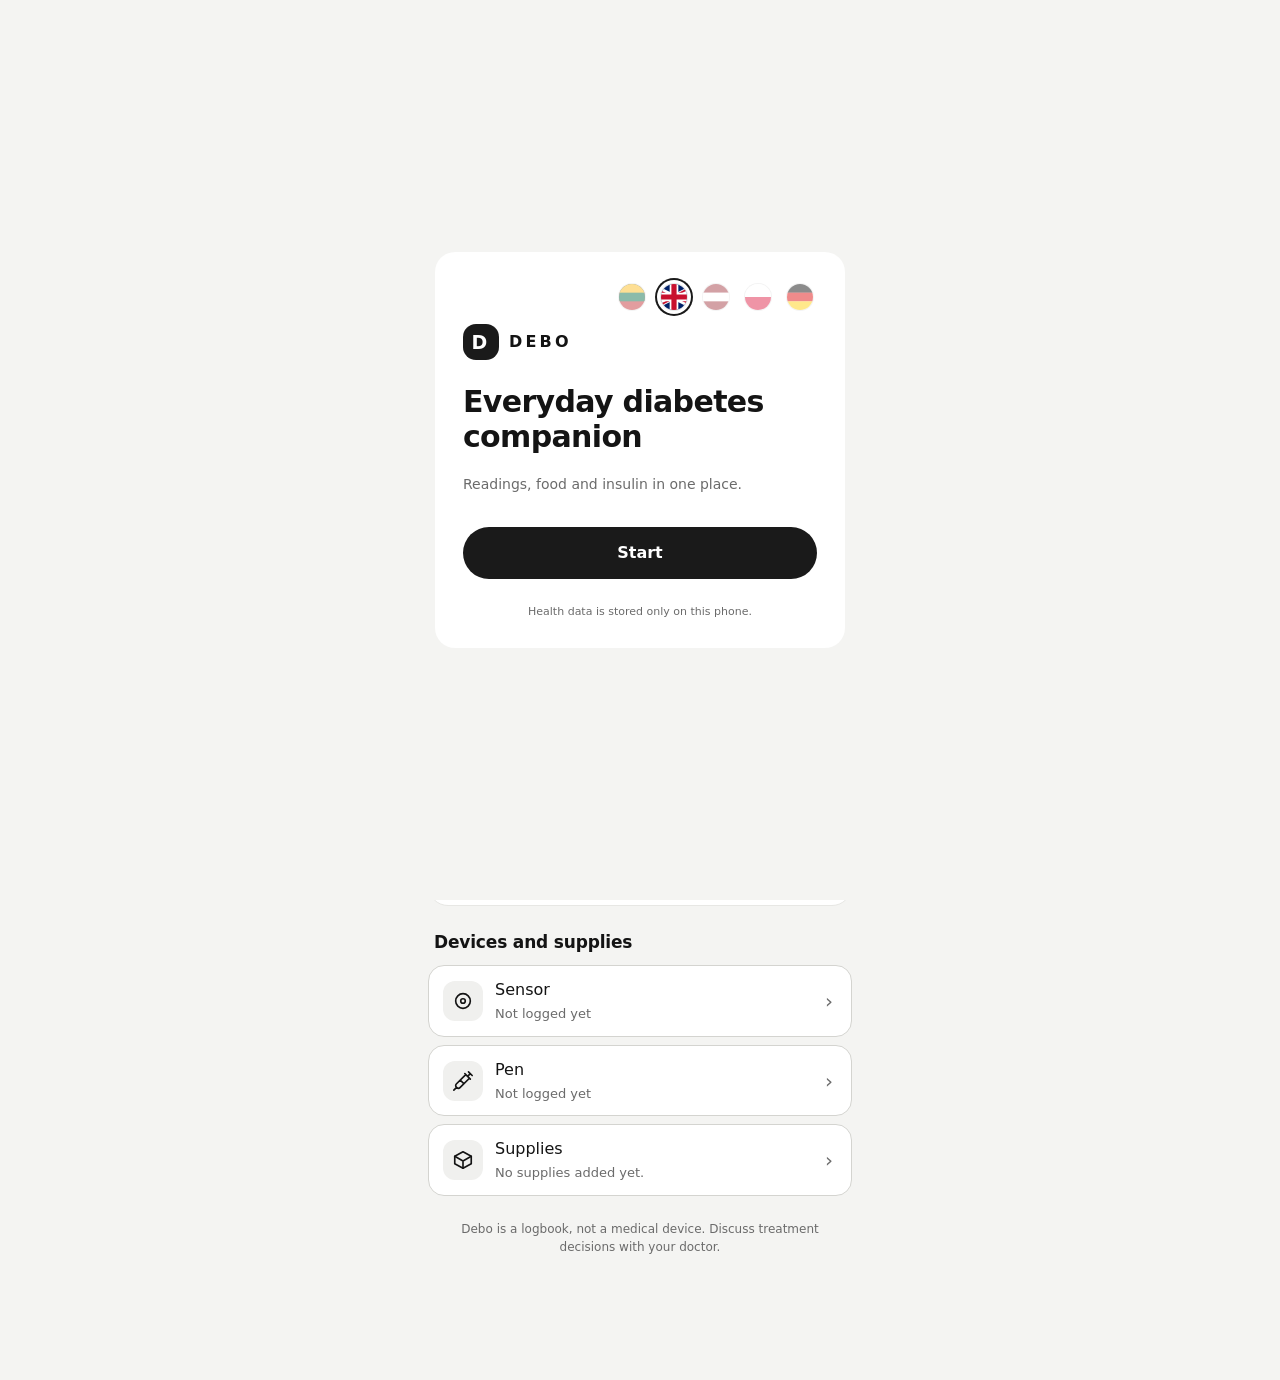
<file: Debo APP/index.html>
<!doctype html>
<html lang="lt">
<head>
<meta charset="UTF-8">
<meta name="viewport" content="width=device-width,initial-scale=1,viewport-fit=cover">
<meta name="theme-color" content="#F5F7F4">
<title>Debo</title>

<link rel="stylesheet" href="styles.css">
</head>

<body>
<section class="auth-screen" id="auth-screen" aria-labelledby="auth-title">
  <div class="auth-card">
    <div class="auth-language" data-i18n-aria="chooseLanguage" aria-label="Language">
      <button class="active" type="button" data-auth-language="lt" aria-label="Lietuvių"></button>
      <button type="button" data-auth-language="en" aria-label="English"></button>
      <button type="button" data-auth-language="lv" aria-label="Latviešu"></button>
      <button type="button" data-auth-language="pl" aria-label="Polski"></button>
      <button type="button" data-auth-language="de" aria-label="Deutsch"></button>
    </div>
    <div class="auth-brand"><span class="auth-mark">D</span><span>DEBO</span></div>
    <div id="auth-choice" class="auth-choice">
      <h1 id="auth-title" data-i18n="authTitle">Kasdienis diabeto palydovas</h1>
      <p class="auth-lead" data-i18n="authLead">Greitai registruokite rodmenis, maistą ir insuliną vienoje ramioje erdvėje.</p>

      <button class="primary" id="auth-open-login" type="button" data-i18n="signIn">Prisijungti</button>
      <button class="secondary" id="auth-open-signup" type="button" data-i18n="createAccount">Kurti paskyrą</button>

      <div class="auth-divider"><span data-i18n="or">arba</span></div>
      <div class="social-grid">
        <button class="social-button" type="button" data-auth-provider="Google" aria-label="Google">
          <svg class="social-logo" viewBox="0 0 18 18" aria-hidden="true"><path fill="#4285F4" d="M17.6 9.2c0-.6-.1-1.2-.2-1.7H9v3.2h4.8a4.1 4.1 0 0 1-1.8 2.7v2.2h2.9c1.7-1.6 2.7-3.8 2.7-6.4z"/><path fill="#34A853" d="M9 18c2.4 0 4.5-.8 6-2.2l-2.9-2.2c-.8.5-1.8.9-3.1.9-2.3 0-4.3-1.6-5-3.7H1v2.3A9 9 0 0 0 9 18z"/><path fill="#FBBC05" d="M4 10.8a5.4 5.4 0 0 1 0-3.5V5H1a9 9 0 0 0 0 8.1l3-2.3z"/><path fill="#EA4335" d="M9 3.6c1.3 0 2.5.5 3.5 1.4L15 2.4A8.5 8.5 0 0 0 1 5l3 2.3c.7-2.1 2.7-3.7 5-3.7z"/></svg>
          <span>Google</span>
        </button>
      </div>
      <button class="guest-button" id="continue-guest" type="button" data-i18n="continueGuest">Tęsti kaip svečiui</button>
      <p class="auth-note" data-i18n="authMvpNote">El. paštas ir slaptažodžio maiša saugomi paskyrų serveryje. Sveikatos įrašai lieka šiame telefone, o analizės kreditai siejami su paskyra.</p>
    </div>

    <div id="auth-form" class="auth-form hidden">
      <div class="auth-form-head">
        <button class="auth-back" id="auth-back" type="button" data-i18n-aria="back" aria-label="Grįžti">‹</button>
        <h2 class="auth-form-title" id="auth-form-title">Prisijungti</h2>
      </div>
      <p class="auth-form-lead" id="auth-form-lead"></p>
      <div class="auth-alert hidden" id="auth-alert" role="alert"></div>
      <label class="auth-field" id="auth-name-field"><span data-i18n="name">Vardas</span><input id="auth-name" autocomplete="given-name" autocapitalize="words" enterkeyhint="next" maxlength="80"><small class="field-error" data-error-for="auth-name"></small></label>
      <label class="auth-field" id="auth-email-field"><span data-i18n="email">El. paštas</span><input id="auth-email" type="email" inputmode="email" autocomplete="email" autocapitalize="none" spellcheck="false" enterkeyhint="next" maxlength="254"><small class="field-error" data-error-for="auth-email"></small></label>
      <label class="auth-field" id="auth-password-field"><span data-i18n="password">Slaptažodis</span><span class="password-wrap"><input id="auth-password" type="password" autocomplete="current-password" minlength="8" maxlength="128" enterkeyhint="go"><button class="password-toggle" type="button" data-toggle-password="auth-password" data-i18n-aria="showPassword" aria-label="Rodyti slaptažodį"><svg class="ui-icon eye-open" viewBox="0 0 24 24" aria-hidden="true"><path class="duo" d="M2.06 12.35a1 1 0 0 1 0-.7 10.75 10.75 0 0 1 19.88 0 1 1 0 0 1 0 .7 10.75 10.75 0 0 1-19.88 0"/><circle cx="12" cy="12" r="3"/></svg><svg class="ui-icon eye-closed" viewBox="0 0 24 24" aria-hidden="true"><path d="M3 3l18 18M10.6 5.1A10.6 10.6 0 0 1 12 5c6.4 0 10 7 10 7a17.7 17.7 0 0 1-3.2 4.1M6.6 6.6C3.9 8.3 2 12 2 12s3.6 7 10 7a9.9 9.9 0 0 0 5.4-1.6M9.9 9.9a3 3 0 0 0 4.2 4.2"/></svg></button></span><small class="field-error" data-error-for="auth-password"></small></label>
      <button class="text-link auth-forgot hidden" id="auth-forgot" type="button" data-i18n="forgotPassword">Pamiršote slaptažodį?</button>
      <div class="password-strength hidden" id="password-strength" aria-live="polite"><span class="password-strength-bar"><i></i></span><small id="password-strength-label"></small></div>
      <label class="auth-field" id="auth-password-repeat-field"><span data-i18n="repeatPassword">Pakartokite slaptažodį</span><span class="password-wrap"><input id="auth-password-repeat" type="password" autocomplete="new-password" minlength="8" maxlength="128" enterkeyhint="go"><button class="password-toggle" type="button" data-toggle-password="auth-password-repeat" data-i18n-aria="showPassword" aria-label="Rodyti slaptažodį"><svg class="ui-icon eye-open" viewBox="0 0 24 24" aria-hidden="true"><path class="duo" d="M2.06 12.35a1 1 0 0 1 0-.7 10.75 10.75 0 0 1 19.88 0 1 1 0 0 1 0 .7 10.75 10.75 0 0 1-19.88 0"/><circle cx="12" cy="12" r="3"/></svg><svg class="ui-icon eye-closed" viewBox="0 0 24 24" aria-hidden="true"><path d="M3 3l18 18M10.6 5.1A10.6 10.6 0 0 1 12 5c6.4 0 10 7 10 7a17.7 17.7 0 0 1-3.2 4.1M6.6 6.6C3.9 8.3 2 12 2 12s3.6 7 10 7a9.9 9.9 0 0 0 5.4-1.6M9.9 9.9a3 3 0 0 0 4.2 4.2"/></svg></button></span><small class="field-error" data-error-for="auth-password-repeat"></small></label>
      <button class="primary auth-submit" id="auth-submit" type="button" data-i18n="signIn">Prisijungti</button>
      <p class="auth-switch" id="auth-switch"><span id="auth-switch-text"></span> <button class="text-link" id="auth-switch-button" type="button"></button></p>
      <p class="auth-guest-note hidden" id="auth-guest-note" data-i18n="guestStorageNote">Svečio duomenys liks tik šiame įrenginyje.</p>
      <p class="auth-legal"><span data-i18n="authLegal">Tęsdami patvirtinate, kad susipažinote su</span> <a data-privacy-link href="#" data-i18n="privacyPolicyLower">privatumo politika</a></p>
    </div>
  </div>
</section>

<div class="app-shell">

<main class="view active" id="view-home">

<header class="topbar home-head">
  <button class="home-avatar" id="header-profile" type="button" data-i18n-aria="yourProfile" aria-label="Jūsų profilis">B</button>
  <div class="home-greet"><small id="today-label">—</small><strong id="home-user-name">Debo</strong></div>
  <div class="home-head-actions">
    <button class="flag-button" id="language-toggle" type="button" data-i18n-aria="switchLanguage" aria-label="Pakeisti kalbą"><span class="flag-icon" id="language-flag" aria-hidden="true"></span></button>
  </div>
</header>

<section class="hero-card" id="glucose-card" data-state="none" role="button" tabindex="0" data-i18n-aria="glucoseChartTitle" aria-label="Gliukozės grafikas">
  <div class="hero-copy">
    <p class="hero-label"><button class="hero-calendar hero-add" id="quick-glucose-add" type="button" data-i18n-aria="openQuickGlucose" aria-label="Įvesti gliukozę"><svg viewBox="0 0 24 24" aria-hidden="true"><path d="M12 5v14M5 12h14"/></svg></button><button class="hero-calendar" id="calendar-open" type="button" data-i18n-aria="weekCalendar" aria-label="Kalendorius"><svg viewBox="0 0 24 24" aria-hidden="true"><rect x="3" y="4.5" width="18" height="16.5" rx="3"/><path d="M8 2.5v4M16 2.5v4M3 10h18"/></svg></button><span class="hero-chip" aria-hidden="true"><svg viewBox="0 0 24 24"><path class="duo" d="M12 22a7 7 0 0 0 7-7c0-2-1-3.9-3-5.5s-3.5-4-4-6.5c-.5 2.5-2 4.9-4 6.5C6 11.1 5 13 5 15a7 7 0 0 0 7 7z"/></svg></span><span data-i18n="bloodGlucose">Gliukozė</span></p>
    <h2 class="hero-title" data-i18n="heroTitle">Paskutinis rodmuo</h2>
    <div class="trend"><span class="trend-arrow hidden" id="trend-arrow" aria-hidden="true"><svg viewBox="0 0 24 24"><path d="M5 12h13M13 6l6 6-6 6"/></svg><svg class="trend-arrow-second" viewBox="0 0 24 24"><path d="M5 12h13M13 6l6 6-6 6"/></svg></span><span id="trend-label">—</span></div>
    <p class="home-reading-kicker"><span data-i18n="lastReadingAt">Matuota</span> <strong id="glucose-reading-time">—</strong></p>
    <p class="updated"><button class="glucose-updated-action" id="glucose-updated" type="button" disabled>—</button></p>
  </div>

  <div class="hero-gauge">
    <svg class="gauge-svg" viewBox="0 0 220 220" aria-hidden="true">
      <circle class="gauge-track" cx="110" cy="110" r="92" transform="rotate(135 110 110)" stroke-dasharray="433.54 578.05"/>
      <circle class="gauge-zone gauge-low" cx="110" cy="110" r="92" transform="rotate(135 110 110)" stroke-dasharray="42.09 578.05" stroke-dashoffset="0"/>
      <circle class="gauge-zone gauge-target" cx="110" cy="110" r="92" transform="rotate(135 110 110)" stroke-dasharray="192.96 578.05" stroke-dashoffset="-46.59"/>
      <circle class="gauge-zone gauge-high" cx="110" cy="110" r="92" transform="rotate(135 110 110)" stroke-dasharray="190.99 578.05" stroke-dashoffset="-242.55"/>
      <g class="gauge-scale" id="gauge-scale"></g>    </svg>
    <span class="gauge-needle" aria-hidden="true"><i></i></span>
    <div class="hero-reading">
      <strong id="glucose-value"></strong>
      <span class="glucose-empty-text" id="glucose-empty-text"></span>
      <span class="glucose-unit" id="glucose-unit-label">mmol/L</span>
    </div>
  </div>

  <button class="hero-timer" id="hero-timer" type="button" hidden><svg viewBox="0 0 24 24" aria-hidden="true"><circle cx="12" cy="13" r="8"/><path d="M12 9v4l2.5 2M10 2h4"/></svg><span data-i18n="timerTitle">Laikmatis</span><b id="hero-timer-clock">15:00</b></button>
  <div class="hero-guides">
    <button class="hero-guide hero-guide-low" type="button" data-guide="hypo"><i aria-hidden="true"></i><span data-i18n="hypoglycemia">Hipoglikemija</span><b aria-hidden="true">›</b></button>
    <button class="hero-guide hero-guide-high" type="button" data-guide="hyper"><i aria-hidden="true"></i><span data-i18n="hyperglycemia">Hiperglikemija</span><b aria-hidden="true">›</b></button>
  </div>
  <div class="glucose-range" id="glucose-range" data-state="none" role="img" data-i18n-aria="glucose" aria-label="Gliukozė">
    <div class="glucose-range-track" aria-hidden="true"></div><span class="glucose-range-marker" id="glucose-range-marker" aria-hidden="true"></span>
    <div class="glucose-range-labels"><span id="glucose-range-min">3.0</span><span id="glucose-range-low">3.9</span><span id="glucose-range-high">10.0</span><span id="glucose-range-max">14.0</span></div>
  </div>
</section>

<dialog id="hypo-timer-modal" aria-labelledby="hypo-timer-title">
  <div class="modal-card timer-card">
    <button class="close" id="close-hypo-timer" type="button" data-i18n-aria="close" aria-label="Uždaryti">×</button>
    <h2 id="hypo-timer-title" data-i18n="timerTitle">Laikmatis</h2>
    <p class="timer-lead" data-i18n="timerLead">Po 15 min pasitikrinkite gliukozę.</p>
    <div class="timer-ring">
      <svg viewBox="0 0 120 120" aria-hidden="true"><circle class="timer-track" cx="60" cy="60" r="52"/><circle class="timer-progress" id="timer-progress" cx="60" cy="60" r="52"/></svg>
      <div class="timer-readout" role="timer" aria-live="off"><strong id="timer-clock">15:00</strong><small id="timer-state">—</small></div>
    </div>
    <div class="timer-actions">
      <button class="secondary" id="timer-restart" type="button" data-i18n="timerRestart">Iš naujo</button>
      <button class="primary" id="timer-check" type="button" data-i18n="timerCheck">Įvesti rodmenį</button>
    </div>
    <button class="timer-stop" id="timer-stop" type="button" data-i18n="timerStop">Sustabdyti laikmatį</button>
    <p class="guide-disclaimer" data-i18n="timerDisclaimer">Bendro pobūdžio priemonė, ne gydymo planas.</p>
  </div>
</dialog>

<dialog id="calendar-modal" aria-labelledby="calendar-title">
  <div class="modal-card calendar-card">
    <button class="close" id="close-calendar" type="button" data-i18n-aria="close" aria-label="Uždaryti">×</button>
    <h2 id="calendar-title" data-i18n="weekCalendar">Kalendorius</h2>
    <div class="cal-head">
      <button class="cal-arrow" id="cal-prev" type="button" data-i18n-aria="prevMonth" aria-label="Ankstesnis mėnuo"><svg viewBox="0 0 24 24" aria-hidden="true"><path d="m15 18-6-6 6-6"/></svg></button>
      <strong id="cal-month">—</strong>
      <button class="cal-arrow" id="cal-next" type="button" data-i18n-aria="nextMonth" aria-label="Kitas mėnuo"><svg viewBox="0 0 24 24" aria-hidden="true"><path d="m9 18 6-6-6-6"/></svg></button>
    </div>
    <div class="cal-weekdays" id="cal-weekdays" aria-hidden="true"></div>
    <div class="cal-grid" id="cal-grid"></div>
  </div>
</dialog>

<dialog id="glucose-chart-modal" aria-labelledby="glucose-chart-title">
  <div class="chart-modal-card">
    <button class="close" id="close-glucose-chart" type="button" data-i18n-aria="close" aria-label="Uždaryti">×</button>
    <header class="chart-modal-heading">
      <p class="eyebrow" data-i18n="glucoseChartKicker">DIENOS APŽVALGA</p>
      <h2 id="glucose-chart-title" data-i18n="glucoseChartTitle">Gliukozės grafikas</h2>
      <p data-i18n="glucoseChartIntro">Gliukozės rodmenys ir insulino įvykiai šiandien</p>
    </header>
    <div class="chart-modal-toolbar">
      <div class="chart-range-switch" role="group" data-i18n-aria="chartRangeAria" aria-label="Grafiko mastelis">
        <button type="button" data-chart-hours="3">3 <span data-i18n="hoursShort">val.</span></button>
        <button type="button" data-chart-hours="6">6 <span data-i18n="hoursShort">val.</span></button>
        <button class="active" type="button" data-chart-hours="24">24 <span data-i18n="hoursShort">val.</span></button>
      </div>
    </div>
    <section class="chart-modal-plot" data-i18n-aria="glucoseChartIntro" aria-label="Gliukozės ir insulino grafikas">
      <div class="timeline-chart-shell">
        <div class="timeline-y-axis"><span class="y14" id="axis-14">14</span><span class="y10" id="axis-10">10</span><span class="y39" id="axis-39">3.9</span></div>
        <div class="chart-scroll" id="chart-scroll"><div class="chart-canvas" id="chart-canvas">
          <svg id="timeline-svg" viewBox="0 0 1000 104" preserveAspectRatio="none">
            <defs><linearGradient id="fill" x1="0" y1="0" x2="0" y2="1"><stop id="chart-fill-start" offset="0%" stop-color="#72CFAF" stop-opacity=".12"/><stop id="chart-fill-end" offset="100%" stop-color="#72CFAF" stop-opacity="0"/></linearGradient><linearGradient id="zone-line" gradientUnits="userSpaceOnUse" x1="0" y1="0" x2="0" y2="104"><stop class="zone-stop-high" offset="0"/><stop class="zone-stop-target" offset="0"/><stop class="zone-stop-target" offset="1"/><stop class="zone-stop-low" offset="1"/></linearGradient></defs>
            <rect id="chart-target-zone" class="chart-target-zone"></rect><g id="chart-horizontal-grid"></g><path id="chart-area" fill="url(#fill)"></path><path id="chart-line" class="chart-line" fill="none" stroke-width="2" stroke-linecap="round" stroke-linejoin="round"></path><g id="glucose-points"></g><g id="insulin-markers"></g><g id="exercise-bands"></g><g id="time-labels-svg"></g>
          </svg>
        </div></div>
      </div>
      <div class="chart-footer"><span id="chart-timezone">—</span></div>
    </section>
    <div class="chart-modal-legend" data-i18n-aria="chartLegendAria" aria-label="Grafiko žymos">
      <span><i class="legend-glucose"></i><span data-i18n="chartLegendGlucose">Gliukozė</span></span>
      <span><i class="legend-rapid"></i><span data-i18n="chartLegendRapid">Greitas insulinas</span></span>
      <span><i class="legend-long"></i><span data-i18n="chartLegendLong">Ilgas insulinas</span></span>
      <span><i class="legend-exercise"></i><span data-i18n="chartLegendExercise">Sportas</span></span>
    </div>
    <section class="chart-modal-events">
      <div class="visible-events-head"><strong data-i18n="chartDayEvents">ŠIOS DIENOS ĮVYKIAI</strong><small id="visible-events-time">—</small></div>
      <div class="visible-event-list" id="visible-event-list"></div>
    </section>
  </div>
</dialog>

<section class="home-tiles">
  <button class="home-tile" id="add-food" type="button">
    <span class="tile-head"><strong data-i18n="food">Maistas</strong><span class="tile-icon food" aria-hidden="true"><svg viewBox="0 0 24 24"><path class="duo" d="M19 14V2c-2.2 1.4-3.5 4.2-3.5 8v2.5c0 .8.7 1.5 1.5 1.5z" stroke="none"/><path d="M4.5 2v6a3 3 0 0 0 6 0V2M7.5 2v6M7.5 11v11M19 22V2c-2.2 1.4-3.5 4.2-3.5 8v2.5c0 .8.7 1.5 1.5 1.5H19"/></svg></span></span>
    <span class="tile-value"><b id="tile-food">0</b><small data-i18n="tileCarbs">g angl.</small></span>
  </button>
  <button class="home-tile" id="add-insulin" type="button">
    <span class="tile-head"><strong data-i18n="insulin">Insulinas</strong><span class="tile-icon insulin" aria-hidden="true"><svg viewBox="0 0 24 24"><path class="duo" d="M19 9 8.7 19.3c-.9.9-2.5.9-3.4 0l-.6-.6c-.9-.9-.9-2.5 0-3.4L15 5z" stroke="none"/><path d="m18 2 4 4M17 7l3-3M19 9 8.7 19.3c-.9.9-2.5.9-3.4 0l-.6-.6c-.9-.9-.9-2.5 0-3.4L15 5M9 11l4 4M5 19l-3 3M14 4l6 6"/></svg></span></span>
    <span class="tile-value"><b id="tile-insulin">0</b><small data-i18n="tileUnits">vnt.</small></span>
  </button>
  <button class="home-tile" id="add-glucose" type="button">
    <span class="tile-head"><strong data-i18n="glucose">Gliukozė</strong><span class="tile-icon glucose" aria-hidden="true"><svg viewBox="0 0 24 24"><path class="duo" d="M12 22a7 7 0 0 0 7-7c0-2-1-3.9-3-5.5s-3.5-4-4-6.5c-.5 2.5-2 4.9-4 6.5C6 11.1 5 13 5 15a7 7 0 0 0 7 7z"/></svg></span></span>
    <span class="tile-value"><b id="tile-glucose">0</b><small data-i18n="tileReadings">rodm.</small></span>
  </button>
</section>

<section class="meal-list" id="meal-list"></section>

<section class="active-insulin">
  <div class="section-heading"><p class="eyebrow" data-i18n="insulinActivity">INSULINO ŽURNALAS</p></div>

  <div class="insulin-panel">
    <div class="insulin-top">
      <span class="insulin-pen-icon">
        <svg viewBox="0 0 24 24"><path class="duo" d="M19 9 8.7 19.3c-.9.9-2.5.9-3.4 0l-.6-.6c-.9-.9-.9-2.5 0-3.4L15 5z" stroke="none"/><path d="m18 2 4 4M17 7l3-3M19 9 8.7 19.3c-.9.9-2.5.9-3.4 0l-.6-.6c-.9-.9-.9-2.5 0-3.4L15 5M9 11l4 4M5 19l-3 3M14 4l6 6"/></svg>
      </span>

      <div class="active-dose-title">
        <strong id="active-dose-main">Šiandien insulino įrašų nėra</strong>
        <small id="active-dose-sub">—</small>
      </div>
    </div>

    <div class="no-active-dose" id="no-active-dose" data-i18n="noActiveDoseDescription">Šiandien įvestos dozės bus rodomos čia.</div>

    <div class="multi-activity hidden" id="multi-activity">
      <div class="active-dose-list" id="active-dose-list"></div>
      <button class="show-more-doses hidden" id="toggle-active-doses" type="button">Žr. daugiau</button>
    </div>

    <p class="reminder-status" id="reminder-status"></p>
  </div>
</section>

<section class="care">
  <div class="section-heading"><p class="eyebrow" data-i18n="careTitle">Priemonės ir atsargos</p></div>
  <div class="care-list" id="care-list"></div>
</section>

<p class="disclaimer" data-i18n="mainDisclaimer">Debo yra įrašų ir bendros informacijos programėlė, o ne medicinos priemonė. Gydymo sprendimus derinkite su savo gydytoju.</p>
</main>

<section class="view" id="view-sport">
  <div class="page-header">
    <button class="back-button" data-go-home type="button" data-i18n-aria="back" aria-label="Grįžti">‹</button>
    <div class="page-title-wrap">
      <p class="page-kicker" data-i18n="sportCaps">JUDĖJIMAS IR GLIUKOZĖ</p>
      <h1 class="page-title" data-i18n="sportTitle">Sporto gidas</h1>
    </div>
  </div>

  <section class="page-card steps-card hidden" id="steps-card" aria-live="polite">
    <div class="steps-head">
      <span class="tool-icon" aria-hidden="true"><svg class="ui-icon" viewBox="0 0 24 24"><path class="duo" d="M8 3c1.7 0 3 1.8 3 4.5S10 13 8.5 13 5 10.5 5 7.5 6.3 3 8 3z"/><path d="M6 15.5h5l-.4 2.6A2 2 0 0 1 8.6 20h0a2 2 0 0 1-2-1.6L6 15.5zM16 7c1.7 0 3 1.8 3 4.5S18 17 16.5 17 13 14.5 13 11.5 14.3 7 16 7zM14 19.5h5"/></svg></span>
      <div><small id="steps-title">Žingsniai šiandien</small><strong id="steps-today">—</strong><span id="steps-distance"></span></div>
    </div>
    <div class="steps-week" id="steps-week"></div>
    <p class="steps-note" id="steps-note"></p>
    <button class="secondary full-button" id="steps-enable" type="button">Rodyti žingsnius</button>
  </section>

  <button class="secondary full-button exercise-log-button" type="button" data-log-exercise><svg class="ui-icon" viewBox="0 0 24 24" aria-hidden="true"><path d="M12 5v14M5 12h14"/></svg><span data-i18n="exerciseTitle">Įrašyti treniruotę</span></button>

  <section class="sport-picker" aria-labelledby="sport-picker-title">
    <h2 id="sport-picker-title" data-i18n="sportPickTitle">Kokią treniruotę planuojate?</h2>
    <label class="sport-search">
      <svg class="ui-icon" viewBox="0 0 24 24" aria-hidden="true"><circle class="duo" cx="11" cy="11" r="8"/><path d="m21 21-4.3-4.3"/></svg>
      <input id="sport-search" type="search" autocomplete="off" enterkeyhint="search" data-i18n-placeholder="sportSearch" placeholder="Ieškoti sporto" data-i18n-aria="sportSearch" aria-label="Ieškoti sporto">
    </label>
    <div class="sport-chips" id="sport-chips"></div>
    <p class="sport-chips-empty" id="sport-chips-empty" data-i18n="sportNoMatch" hidden>Nerasta</p>
  </section>

  <div class="sport-direction-legend" data-i18n-aria="sportLegendAria" aria-label="Gliukozės krypties legenda">
    <span class="sport-direction-chip down"><b>↓</b><span data-i18n="sportLegendDown">dažniau mažėja</span></span>
    <span class="sport-direction-chip mixed"><b>↘/↔</b><span data-i18n="sportLegendVariable">mišri reakcija</span></span>
    <span class="sport-direction-chip up"><b>↑</b><span data-i18n="sportLegendUp">gali kilti</span></span>
  </div>

  <div class="sport-type-list" data-i18n-aria="sportTypesAria" aria-label="Sporto tipai ir dažna gliukozės kryptis">
    <button class="sport-type-row" data-sport-guide="aerobic" type="button">
      <span class="sport-type-icon"><svg viewBox="0 0 24 24" aria-hidden="true"><path class="duo" d="M19 14c1.49-1.46 3-3.21 3-5.5A5.5 5.5 0 0 0 16.5 3c-1.76 0-3 .5-4.5 2-1.5-1.5-2.74-2-4.5-2A5.5 5.5 0 0 0 2 8.5c0 2.3 1.5 4.05 3 5.5l7 7z"/><path d="M3.22 12H9.5l.5-1 2 4.5 2-7 1.5 3.5h5.27"/></svg></span>
      <span class="sport-type-main"><strong data-i18n="sportAerobicTitle">Aerobinė</strong><small data-i18n="sportAerobicText">Tolygus vidutinio intensyvumo krūvis.</small><span class="sport-examples" data-i18n="sportAerobicExamples">Ėjimas · bėgimas · žygiai · dviratis · irklavimas · plaukimas</span></span>
      <span class="sport-direction down" data-i18n-aria="sportLegendDown" aria-label="dažniau mažėja">↓</span>
    </button>

    <button class="sport-type-row" data-sport-guide="anaerobic" type="button">
      <span class="sport-type-icon"><svg viewBox="0 0 24 24" aria-hidden="true"><rect class="duo" x="5" y="6" width="3" height="12" rx="1.5"/><rect class="duo" x="16" y="6" width="3" height="12" rx="1.5"/><path d="M3 9.5v5M21 9.5v5M8 12h8"/></svg></span>
      <span class="sport-type-main"><strong data-i18n="sportAnaerobicTitle">Jėgos / anaerobinė</strong><small data-i18n="sportAnaerobicText">Trumpas, labai intensyvus krūvis.</small><span class="sport-examples" data-i18n="sportAnaerobicExamples">Svoriai · sunkioji atletika · sprintai · šuoliai · trumpi įkalnės sprintai</span></span>
      <span class="sport-direction up" data-i18n-aria="sportLegendUp" aria-label="gali kilti">↑</span>
    </button>

    <button class="sport-type-row" data-sport-guide="mixed" type="button">
      <span class="sport-type-icon"><svg viewBox="0 0 24 24" aria-hidden="true"><path d="M22 12h-4l-3 9L9 3l-3 9H2"/></svg></span>
      <span class="sport-type-main"><strong data-i18n="sportMixedShortTitle">Mišri / intervalinė</strong><small data-i18n="sportMixedShortText">Aerobinė veikla su intensyviais epizodais.</small><span class="sport-examples" data-i18n="sportMixedExamples">Futbolas · krepšinis · tenisas · ledo ritulys · kovos menai · HIIT</span></span>
      <span class="sport-direction mixed" data-i18n-aria="sportLegendVariable" aria-label="dažniau mažėja arba išlieka panaši">↘/↔</span>
    </button>

    <button class="sport-type-row" data-sport-guide="light" type="button">
      <span class="sport-type-icon"><svg viewBox="0 0 24 24" aria-hidden="true"><path class="duo" d="M11 20A7 7 0 0 1 9.8 6.1C15.5 5 17 4.48 19 2c1 2 2 4.18 2 8 0 5.5-4.78 10-10 10z"/><path d="M2 21c0-3 1.85-5.36 5.08-6C9.5 14.52 12 13 13 12"/></svg></span>
      <span class="sport-type-main"><strong data-i18n="sportLightTitle">Lengva / lankstumo</strong><small data-i18n="sportLightText">Mažesnis intensyvumas, pokytis dažnai lėtesnis.</small><span class="sport-examples" data-i18n="sportLightExamples">Tempimas · joga · pilatesas · taiči · lengvas pasivaikščiojimas</span></span>
      <span class="sport-direction soft" data-i18n-aria="sportLightResponse" aria-label="nedidelis ar lėtesnis pokytis">→</span>
    </button>
  </div>

  <p class="sport-page-disclaimer" data-i18n="sportDisclaimer">Tai bendro pobūdžio informacija. Individualius insulino ar angliavandenių pakeitimus derinkite su diabeto priežiūros komanda.</p>
</section>

<section class="view" id="view-converter">
  <div class="page-header">
    <button class="back-button" data-go-home type="button" data-i18n-aria="back" aria-label="Grįžti">‹</button>
    <div class="page-title-wrap">
      <p class="page-kicker" data-i18n="converterCaps">KONVERTERIS</p>
      <h1 class="page-title" data-i18n="converterNav">Konverteris</h1>
    </div>
  </div>

  <p class="conv-lead" data-i18n="converterDescription">Įveskite reikšmę bet kuriame laukelyje.</p>
  <div class="conv">
    <label class="conv-field"><input id="conv-mmol" inputmode="decimal" autocomplete="off" value="6.0"><span>mmol/L</span></label>
    <span class="conv-swap" aria-hidden="true"><svg viewBox="0 0 24 24"><path d="M7 4v16M3 16l4 4 4-4M17 20V4M13 8l4-4 4 4"/></svg></span>
    <label class="conv-field"><input id="conv-mg" inputmode="numeric" autocomplete="off" value="108"><span>mg/dL</span></label>
  </div>
  <p class="conv-presets-title" data-i18n="converterPresets">Dažnos reikšmės</p>
  <div class="conv-presets" id="conv-presets"></div>
  <p class="conv-note">1 mmol/L ≈ 18 mg/dL</p>
</section>

<section class="view" id="view-statistics">
  <div class="page-header">
    <button class="back-button" data-go-home type="button" data-i18n-aria="back" aria-label="Grįžti">‹</button>
    <div class="page-title-wrap">
      <p class="page-kicker" data-i18n="statisticsKicker">GLIUKOZĖS SUVESTINĖ</p>
      <h1 class="page-title" data-i18n="statistics">Statistika</h1>
    </div>
  </div>

  <div id="statistics-summary"></div>

  <button class="tool-card stats-history-link" type="button" data-open-history>
    <span class="tool-icon" aria-hidden="true"><svg class="ui-icon" viewBox="0 0 24 24"><path d="M3 12a9 9 0 1 0 9-9 9.75 9.75 0 0 0-6.74 2.74L3 8"/><path d="M3 3v5h5M12 7v5l4 2"/></svg></span>
    <div><strong data-i18n="dayEvents">Dienos istorija</strong><small data-i18n="historyLinkText">Peržiūrėkite ir tvarkykite įvestus duomenis</small></div><b aria-hidden="true">›</b>
  </button>
  <button class="tool-card stats-history-link" type="button" data-open-report>
    <span class="tool-icon" aria-hidden="true"><svg class="ui-icon" viewBox="0 0 24 24"><path class="duo" d="M15 2H6a2 2 0 0 0-2 2v16a2 2 0 0 0 2 2h12a2 2 0 0 0 2-2V7z"/><path d="M14 2v4a2 2 0 0 0 2 2h4M16 13H8M16 17H8M10 9H8"/></svg></span>
    <div><strong data-i18n="reportTitle">Ataskaita gydytojui</strong><small data-i18n="reportLinkText">Išsaugokite PDF arba atspausdinkite vizitui</small></div><b aria-hidden="true">›</b>
  </button>
  <button class="tool-card stats-history-link" type="button" data-open-backup>
    <span class="tool-icon" aria-hidden="true"><svg class="ui-icon" viewBox="0 0 24 24"><path class="duo" d="M15.2 3a2 2 0 0 1 1.4.6l3.8 3.8a2 2 0 0 1 .6 1.4V19a2 2 0 0 1-2 2H5a2 2 0 0 1-2-2V5a2 2 0 0 1 2-2z"/><path d="M17 21v-7a1 1 0 0 0-1-1H8a1 1 0 0 0-1 1v7M7 3v4a1 1 0 0 0 1 1h7"/></svg></span>
    <div><strong data-i18n="backupTitle">Atsarginė kopija</strong><small data-i18n="backupLinkText">Išsaugokite duomenis arba perkelkite į kitą telefoną</small></div><b aria-hidden="true">›</b>
  </button>
</section>

<section class="view" id="view-food">
  <div id="food-browser"></div>
</section>
</div>

<nav class="bottom-nav" id="bottom-nav">
  <button class="selected" data-view-nav="home" type="button"><svg viewBox="0 0 24 24" aria-hidden="true"><path d="M15 21v-8a1 1 0 0 0-1-1h-4a1 1 0 0 0-1 1v8"/><path class="duo" d="M3 10a2 2 0 0 1 .71-1.53l7-6a2 2 0 0 1 2.58 0l7 6A2 2 0 0 1 21 10v9a2 2 0 0 1-2 2H5a2 2 0 0 1-2-2z"/></svg><span data-i18n="home">Pradžia</span></button>
  <button data-view-nav="food" type="button"><svg viewBox="0 0 24 24" aria-hidden="true"><path class="duo" d="M19 14V2c-2.2 1.4-3.5 4.2-3.5 8v2.5c0 .8.7 1.5 1.5 1.5z" stroke="none"/><path d="M4.5 2v6a3 3 0 0 0 6 0V2M7.5 2v6M7.5 11v11M19 22V2c-2.2 1.4-3.5 4.2-3.5 8v2.5c0 .8.7 1.5 1.5 1.5H19"/></svg><span data-i18n="food">Maistas</span></button>
  <button data-view-nav="statistics" type="button"><svg viewBox="0 0 24 24" aria-hidden="true"><rect class="duo" x="6.5" y="13" width="3" height="5" rx="1" stroke="none"/><rect class="duo" x="11.5" y="4" width="3" height="14" rx="1" stroke="none"/><rect class="duo" x="16.5" y="8" width="3" height="10" rx="1" stroke="none"/><path d="M3 3v16a2 2 0 0 0 2 2h16M18 17V9M13 17V5M8 17v-3"/></svg><span data-i18n="statistics">Statistika</span></button>
  <button data-view-nav="sport" type="button"><svg viewBox="0 0 24 24" aria-hidden="true"><rect class="duo" x="5" y="6" width="3" height="12" rx="1.5"/><rect class="duo" x="16" y="6" width="3" height="12" rx="1.5"/><path d="M3 9.5v5M21 9.5v5M8 12h8"/></svg><span data-i18n="sportNav">Sportas</span></button>
  <button data-view-nav="converter" type="button"><svg viewBox="0 0 24 24" aria-hidden="true"><path d="M8 3 4 7l4 4M4 7h16M16 21l4-4-4-4M20 17H4"/></svg><span data-i18n="converterNav">Konverteris</span></button>
</nav>

<dialog id="entry-modal">
<form method="dialog" class="modal-card">
  <button class="close" value="cancel" formnovalidate data-i18n-aria="close" aria-label="Uždaryti">×</button>
  <p class="eyebrow" id="modal-kicker"></p>
  <h2 id="modal-title"></h2>
  <p id="modal-description"></p>

  <label id="amount-label">
    <span id="amount-label-text"></span>
    <input id="entry-amount" inputmode="decimal">
  </label>

  <label id="glucose-time-label" class="hidden">
    <span data-i18n="glucoseEntryTime">Gliukozės matavimo laikas</span>
    <input id="glucose-entry-time" type="time">
  </label>

  <label id="ketone-label" class="hidden">
    <span data-i18n="ketonesLabel">Ketonai (mmol/L), nebūtina</span>
    <input id="ketone-amount" inputmode="decimal" placeholder="0.4">
  </label>

  <label id="type-label" class="hidden">
    <span data-i18n="insulinType">Insulino tipas</span>
    <select id="insulin-type"><option value="rapid"></option><option value="long"></option></select>
    <small id="pump-insulin-note" class="setup-note hidden"></small>
  </label>

  <label id="insulin-time-label" class="hidden">
    <span data-i18n="injectionTime">Insulino suleidimo laikas</span>
    <input id="insulin-time" type="time">
  </label>

  <div id="food-label" class="food-entry hidden">
    <div class="food-search" id="food-search">
      <svg class="ui-icon" viewBox="0 0 24 24" aria-hidden="true"><circle class="duo" cx="11" cy="11" r="8"/><path d="m21 21-4.3-4.3"/></svg>
      <input id="food-search-input" type="search" autocomplete="off" enterkeyhint="search" data-i18n-placeholder="foodSearchPlaceholder" placeholder="Ieškokite produkto, pvz. obuolys" aria-controls="food-search-results">
    </div>
    <div class="food-search-results hidden" id="food-search-results" role="listbox" data-i18n-aria="searchResultsAria" aria-label="Paieškos rezultatai"></div>

    <div class="food-selected hidden" id="food-selected">
      <span class="food-selected-icon" aria-hidden="true"><svg class="ui-icon" viewBox="0 0 24 24"><path d="M20 6 9 17l-5-5"/></svg></span>
      <div><small data-i18n="foodSelected">Pasirinktas produktas</small><strong id="food-selected-name"></strong></div>
      <button class="text-link" id="food-change" type="button" data-i18n="foodChange">Keisti</button>
    </div>

    <button class="food-custom-link food-entry-tool" id="food-mode-manual" type="button">
      <svg class="ui-icon" viewBox="0 0 24 24" aria-hidden="true"><path d="M5 12h14M12 5v14"/></svg><span data-i18n="customProductLink">Savo produktas — įvesti maistines vertes</span>
    </button>

    <div class="food-smart">
      <div class="food-smart-head"><span data-i18n="foodSmartTitle">Greitesni būdai</span><span class="premium-tag" id="food-premium-tag" data-i18n="premiumTag">Premium</span></div>
      <div class="food-smart-grid">
        <button class="food-smart-tool food-entry-tool" id="food-mode-voice" type="button">
          <svg class="ui-icon" viewBox="0 0 24 24" aria-hidden="true"><path class="duo" d="M12 2a3 3 0 0 0-3 3v7a3 3 0 0 0 6 0V5a3 3 0 0 0-3-3z"/><path d="M19 10v2a7 7 0 0 1-14 0v-2M12 19v3"/></svg><span data-i18n="voiceEntry">Balsu</span>
          <svg class="lock-icon" viewBox="0 0 24 24" aria-hidden="true"><rect class="duo" x="3" y="11" width="18" height="11" rx="2"/><path d="M7 11V7a5 5 0 0 1 10 0v4"/></svg>
        </button>
        <button class="food-smart-tool food-entry-tool" id="food-mode-barcode" type="button">
          <svg class="ui-icon" viewBox="0 0 24 24" aria-hidden="true"><path d="M3 7V5a2 2 0 0 1 2-2h2M17 3h2a2 2 0 0 1 2 2v2M21 17v2a2 2 0 0 1-2 2h-2M7 21H5a2 2 0 0 1-2-2v-2M8 7v10M12 7v10M17 7v10"/></svg><span data-i18n="barcodeEntry">Barkodas</span>
          <svg class="lock-icon" viewBox="0 0 24 24" aria-hidden="true"><rect class="duo" x="3" y="11" width="18" height="11" rx="2"/><path d="M7 11V7a5 5 0 0 1 10 0v4"/></svg>
        </button>
        <button class="food-smart-tool food-entry-tool" id="open-photo-analysis" type="button">
          <svg class="ui-icon" viewBox="0 0 24 24" aria-hidden="true"><path class="duo" d="M14.5 4h-5L7 7H4a2 2 0 0 0-2 2v9a2 2 0 0 0 2 2h16a2 2 0 0 0 2-2V9a2 2 0 0 0-2-2h-3z"/><circle cx="12" cy="13" r="3"/></svg><span data-i18n="photoEntry">Nuotrauka</span>
          <svg class="lock-icon" viewBox="0 0 24 24" aria-hidden="true"><rect class="duo" x="3" y="11" width="18" height="11" rx="2"/><path d="M7 11V7a5 5 0 0 1 10 0v4"/></svg>
        </button>
      </div>
    </div>

    <div class="food-mode-status hidden" id="food-mode-status" aria-live="polite"></div>
    <div class="barcode-manual-entry hidden" id="barcode-manual-entry">
      <input id="food-barcode-input" inputmode="numeric" autocomplete="off" placeholder="EAN / GTIN">
      <button class="secondary" id="lookup-food-barcode" type="button" data-i18n="lookupBarcode">Ieškoti</button>
      <small class="barcode-attribution" data-i18n="barcodeAttribution">Produktų duomenys iš Open Food Facts.</small>
    </div>

    <label class="visually-hidden-field"><span data-i18n="product">Produktas</span><select id="food-product" tabindex="-1"></select></label>

    <div id="custom-food-fields" class="hidden food-custom-fields">
      <label><span data-i18n="productName">Produkto pavadinimas</span><input id="custom-food-name"></label>
      <label class="food-macro-main"><span id="custom-carbs-text">Angliavandeniai / 100 g</span><span class="input-with-unit"><input id="custom-food-carbs" inputmode="decimal" placeholder="0"><b>g</b></span></label>
      <div class="food-macro-inputs">
        <label><span id="custom-protein-text">Baltymai / 100 g</span><span class="input-with-unit"><input id="custom-food-protein" inputmode="decimal"><b>g</b></span></label>
        <label><span id="custom-fat-text">Riebalai / 100 g</span><span class="input-with-unit"><input id="custom-food-fat" inputmode="decimal"><b>g</b></span></label>
      </div>
      <small class="food-macro-hint" id="custom-food-hint"></small>
    </div>

    <div class="food-details hidden" id="food-details">
      <div class="food-amount-section">
        <span class="food-section-label" id="food-amount-title">Kiekis</span>
        <label class="visually-hidden-field" id="food-portion-label"><span data-i18n="portionSize">Porcijos dydis</span><select id="food-portion" tabindex="-1"></select></label>
        <div class="portion-chips" id="food-portion-chips" role="radiogroup"></div>
        <label id="food-grams-label" class="hidden food-grams-field">
          <span id="food-grams-text">Tikslus kiekis</span>
          <span class="input-with-unit"><input id="food-grams" inputmode="decimal" placeholder="0"><b id="food-grams-unit">g</b></span>
        </label>
        <small class="portion-note" id="food-preparation-note"></small>
      </div>

      <div class="carb-preview" id="carb-preview" aria-live="polite"></div>

      <div class="meal-chips-wrap">
        <span class="meal-chips-label food-section-label" data-i18n="mealType">Valgio tipas</span>
        <div class="meal-chips" role="radiogroup">
          <button type="button" class="meal-chip" data-meal-chip="breakfast" role="radio" data-i18n="mealBreakfast">Pusryčiai</button>
          <button type="button" class="meal-chip" data-meal-chip="lunch" role="radio" data-i18n="mealLunch">Pietūs</button>
          <button type="button" class="meal-chip" data-meal-chip="dinner" role="radio" data-i18n="mealDinner">Vakarienė</button>
          <button type="button" class="meal-chip" data-meal-chip="snack" role="radio" data-i18n="mealSnack">Užkandis</button>
        </div>
        <select id="food-meal-type" class="visually-hidden-field" tabindex="-1" aria-hidden="true"><option value="snack" data-i18n="mealSnack">Užkandis</option><option value="breakfast" data-i18n="mealBreakfast">Pusryčiai</option><option value="lunch" data-i18n="mealLunch">Pietūs</option><option value="dinner" data-i18n="mealDinner">Vakarienė</option></select>
      </div>

      <label id="food-time-label">
        <span data-i18n="mealTime">Valgymo laikas</span>
        <input id="food-time" type="time">
      </label>

      <small class="gi-note" data-i18n="giNote">GI yra orientacinis ir gali skirtis pagal produkto rūšį, gamintoją ir paruošimą.</small>
    </div>
  </div>
  <label class="entry-note-label">
    <span data-i18n="noteLabel">Pastaba (nebūtina)</span>
    <input id="entry-note" maxlength="140" autocomplete="off" enterkeyhint="done" data-i18n-placeholder="notePlaceholder" placeholder="pvz., gimtadienio tortas">
  </label>
  <div class="modal-actions">
    <button class="secondary" value="cancel" formnovalidate data-i18n="cancel">Atšaukti</button>
    <button class="primary" id="save-entry" value="default" data-i18n="save">Išsaugoti</button>
  </div>
</form>
</dialog>

<dialog id="photo-analysis-modal">
<section class="modal-card">
  <button class="close" id="close-photo-analysis" type="button" data-i18n-aria="close" aria-label="Uždaryti">×</button>
  <p class="eyebrow" data-i18n="photoAnalysis">NUOTRAUKOS ANALIZĖ</p>
  <h2 data-i18n="photoMealTitle">Maisto nuotrauka</h2>
  <p data-i18n="photoPrivacy">Nuotrauka bus siunčiama į Debo analizės serverį ir OpenAI analizei. Serveryje jos nesaugome.</p>
  <div class="photo-source-actions">
    <button id="take-meal-photo" class="primary" type="button" data-i18n="takePhoto">Nufotografuoti</button>
    <button id="pick-meal-photo" class="secondary" type="button" data-i18n="pickPhoto">Pasirinkti iš galerijos</button>
  </div>
  <input id="meal-camera-input" class="photo-file-input" type="file" accept="image/*" capture="environment">
  <input id="meal-gallery-input" class="photo-file-input" type="file" accept="image/*">
  <img id="meal-photo-preview" class="photo-preview hidden" alt="Meal photo preview">
  <div class="photo-credit-box" id="photo-credit-box">
    <div class="photo-credit-head">
      <div><span class="photo-credit-label" data-i18n="photoCredits">Liko nemokamų analizių</span><strong id="photo-credit-balance">—</strong></div>
      <span class="member-chip hidden" id="photo-member-chip" data-i18n="membershipUnlimited">Neribotos analizės</span>
    </div>
    <button class="membership-promo" id="photo-membership-promo" type="button">
      <span class="membership-promo-icon" aria-hidden="true"><svg viewBox="0 0 24 24"><path class="duo" d="M11.56 3.27a.5.5 0 0 1 .88 0l2.95 5.6a1 1 0 0 0 1.52.29l4.27-3.66a.5.5 0 0 1 .8.52l-2.83 10.25a1 1 0 0 1-.96.73H5.81a1 1 0 0 1-.96-.73L2.02 6.02a.5.5 0 0 1 .8-.52l4.27 3.66a1 1 0 0 0 1.52-.29z"/><path d="M5 21h14"/></svg></span>
      <span><strong data-i18n="membership">Narystė</strong><small id="photo-membership-lead"></small></span>
      <b aria-hidden="true">›</b>
    </button>
    <small class="photo-credit-note"></small>
  </div>
  <button id="analyze-meal-photo" class="primary" type="button" data-i18n="analyzePhoto">Analizuoti nuotrauką</button>
  <p id="meal-photo-status" class="photo-result-note" aria-live="polite"></p>
  <div id="meal-photo-results"></div>
  <label class="photo-meal-type"><span data-i18n="mealType">Valgio tipas</span><select id="photo-meal-type"><option value="snack" data-i18n="mealSnack">Užkandis</option><option value="breakfast" data-i18n="mealBreakfast">Pusryčiai</option><option value="lunch" data-i18n="mealLunch">Pietūs</option><option value="dinner" data-i18n="mealDinner">Vakarienė</option></select></label>
  <div class="modal-actions"><button id="save-photo-meal" class="primary hidden" type="button" data-i18n="saveMealEstimate">Patvirtinti ir įrašyti maistą</button></div>
  <p class="photo-result-note" data-i18n="photoDisclaimer">AI įverčiai gali klysti. Patikrinkite porciją ir maistines vertes. GI iš nuotraukos tiksliai nustatyti negalima. Tai nėra insulino dozavimo rekomendacija.</p>
</section>
</dialog>

<dialog id="intro-modal" aria-labelledby="intro-title">
<section class="modal-card intro-card">
  <button class="intro-skip" type="button" id="intro-skip" data-i18n="introSkip">Praleisti</button>
  <div class="intro-slide" id="intro-slide">
    <div class="intro-art" id="intro-art" aria-hidden="true"></div>
    <h2 id="intro-title"></h2>
    <p id="intro-text"></p>
  </div>
  <div class="intro-dots" id="intro-dots" aria-hidden="true"><i></i><i></i><i></i><i></i></div>
  <button class="primary intro-next" type="button" id="intro-next" data-i18n="introNext">Toliau</button>
</section>
</dialog>

<dialog id="history-modal" aria-labelledby="history-modal-title">
<section class="modal-card history-card">
  <button class="close" id="close-history" type="button" data-i18n-aria="close" aria-label="Uždaryti">×</button>
  <p class="eyebrow" data-i18n="historyKicker">ĮRAŠAI</p>
  <h2 id="history-modal-title" data-i18n="dayEvents">Dienos istorija</h2>


  <div class="history-date-nav">
    <button class="date-arrow" id="history-prev" type="button">‹</button>

    <div class="history-date-wrap">
      <strong id="history-date-label">—</strong>
      <input id="history-date-input" type="date">
    </div>

    <button class="date-arrow" id="history-next" type="button">›</button>
  </div>

  <label class="sport-search history-search">
    <svg class="ui-icon" viewBox="0 0 24 24" aria-hidden="true"><circle class="duo" cx="11" cy="11" r="8"/><path d="m21 21-4.3-4.3"/></svg>
    <input id="history-search" type="search" autocomplete="off" enterkeyhint="search" data-i18n-placeholder="historySearch" placeholder="Ieškoti įrašų" data-i18n-aria="historySearch" aria-label="Ieškoti įrašų">
  </label>
  <p class="history-range-note history-edit-hint" data-i18n="historyEditHint">Palieskite įrašą, kad jį pakeistumėte.</p>
  <p class="history-range-note" id="history-range-note" data-i18n="historyRange">Rodomi paskutinių 3 mėnesių maisto, insulino ir gliukozės įrašai.</p>
  <div class="history-list" id="history-list"></div>
</section>
</dialog>

<dialog id="membership-modal" aria-labelledby="membership-title">
<section class="modal-card">
  <button class="close" id="close-membership" type="button" data-i18n-aria="close" aria-label="Uždaryti">×</button>
  <div class="membership-hero">
    <span class="membership-glyph" aria-hidden="true"><svg viewBox="0 0 24 24"><path class="duo" d="M11.56 3.27a.5.5 0 0 1 .88 0l2.95 5.6a1 1 0 0 0 1.52.29l4.27-3.66a.5.5 0 0 1 .8.52l-2.83 10.25a1 1 0 0 1-.96.73H5.81a1 1 0 0 1-.96-.73L2.02 6.02a.5.5 0 0 1 .8-.52l4.27 3.66a1 1 0 0 0 1.52-.29z"/><path d="M5 21h14"/></svg></span>
    <p class="eyebrow" data-i18n="membershipKicker">DEBO NARYSTĖ</p>
    <h2 id="membership-title" data-i18n="membershipTitle">Daugiau laisvės kasdien</h2>
    <p data-i18n="membershipIntro">Neribota maisto nuotraukų analizė visą narystės laikotarpį.</p>
  </div>

  <div id="membership-offer">
    <ul class="membership-perks">
      <li><svg viewBox="0 0 24 24" aria-hidden="true"><path d="M20 6 9 17l-5-5"/></svg><span data-i18n="membershipPerk1">Neribota maisto nuotraukų analizė</span></li>
      <li><svg viewBox="0 0 24 24" aria-hidden="true"><path d="M20 6 9 17l-5-5"/></svg><span data-i18n="membershipPerk2">Angliavandenių, baltymų ir riebalų įverčiai per kelias sekundes</span></li>
      <li><svg viewBox="0 0 24 24" aria-hidden="true"><path d="M20 6 9 17l-5-5"/></svg><span data-i18n="membershipPerk3">Jokio kreditų skaičiavimo ir papildomų pirkimų</span></li>
    </ul>

    <div class="membership-plans" role="radiogroup" aria-labelledby="membership-title">
      <button class="membership-plan" type="button" role="radio" aria-checked="true" data-membership-plan="membership_annual">
        <span class="membership-plan-badge" data-i18n="membershipSave">Sutaupote 17 %</span>
        <span class="membership-plan-radio" aria-hidden="true"></span>
        <span class="membership-plan-copy"><strong data-i18n="membershipAnnual">Metinė</strong><small id="membership-annual-hint">Tik 7,50 € per mėnesį</small></span>
        <span class="membership-plan-price"><strong data-plan-price="membership_annual">89,99 €</strong><small data-i18n="membershipPerYear">/ metus</small></span>
      </button>
      <button class="membership-plan" type="button" role="radio" aria-checked="false" data-membership-plan="membership_monthly">
        <span class="membership-plan-radio" aria-hidden="true"></span>
        <span class="membership-plan-copy"><strong data-i18n="membershipMonthly">Mėnesinė</strong><small data-i18n="membershipMonthlyHint">Atsiskaitoma kas mėnesį</small></span>
        <span class="membership-plan-price"><strong data-plan-price="membership_monthly">8,99 €</strong><small data-i18n="membershipPerMonth">/ mėn.</small></span>
      </button>
    </div>

    <p class="membership-signin hidden" id="membership-signin" data-i18n="membershipSignIn">Narystei reikalinga paskyra, kad pirkimas būtų saugiai susietas su jumis.</p>
    <button class="primary membership-cta" id="membership-cta" type="button">Tęsti</button>
    <p class="membership-status" id="membership-status" aria-live="polite"></p>
    <div class="membership-links"><button class="text-link" id="membership-restore" type="button" data-i18n="membershipRestore">Atkurti pirkimus</button></div>
    <p class="membership-legal" data-i18n="membershipLegal">Prenumerata atnaujinama automatiškai, kol jos neatšauksite „Google Play“ nustatymuose.</p>
  </div>

  <div class="membership-active hidden" id="membership-active">
    <div class="membership-active-card">
      <span class="membership-active-badge" aria-hidden="true"><svg viewBox="0 0 24 24"><path d="M20 6 9 17l-5-5"/></svg></span>
      <div><strong data-i18n="membershipActive">Aktyvi narystė</strong><small id="membership-active-plan"></small><small id="membership-active-until"></small></div>
    </div>
    <p data-i18n="membershipActiveLead">Jums prieinama neribota maisto nuotraukų analizė.</p>
    <button class="secondary full-button" id="membership-manage" type="button" data-i18n="membershipManage">Tvarkyti „Google Play“</button>
  </div>
</section>
</dialog>

<dialog id="catalog-meal-modal">
  <form method="dialog" class="modal-card">
    <button class="close" value="cancel" data-i18n-aria="close" aria-label="Uždaryti">×</button>
    <p class="eyebrow" data-i18n="food">Maistas</p>
    <h2 id="catalog-meal-title"></h2>
    <label class="catalog-portion-label"><span data-i18n="portionSize">Porcijos dydis</span><select id="catalog-portion-select"></select></label>
    <label id="catalog-portion-exact-wrap" class="hidden"><span id="catalog-portion-exact-label">Tikslus kiekis (g)</span><input id="catalog-portion-exact" inputmode="decimal" autocomplete="off"></label>
    <small id="catalog-portion-note" class="portion-note"></small>
    <div class="catalog-portion-preview" id="catalog-portion-preview" aria-live="polite"></div>
    <label class="catalog-time-label"><span data-i18n="mealTime">Valgymo laikas</span><input id="catalog-time" type="time"></label>
    <p data-i18n="chooseMealType">Pasirinkite, kuriam valgiui priskirti</p>
    <div class="quick-add-grid catalog-meal-options">
      <button class="quick-add-option" data-catalog-meal="breakfast" type="button" onclick="return selectCatalogMeal('breakfast')" data-i18n="mealBreakfast">Pusryčiai</button>
      <button class="quick-add-option" data-catalog-meal="lunch" type="button" onclick="return selectCatalogMeal('lunch')" data-i18n="mealLunch">Pietūs</button>
      <button class="quick-add-option" data-catalog-meal="dinner" type="button" onclick="return selectCatalogMeal('dinner')" data-i18n="mealDinner">Vakarienė</button>
      <button class="quick-add-option" data-catalog-meal="snack" type="button" onclick="return selectCatalogMeal('snack')" data-i18n="mealSnack">Užkandis</button>
    </div>
  </form>
</dialog>

<dialog id="exercise-modal" aria-labelledby="exercise-title">
<section class="modal-card exercise-card">
  <button class="close" type="button" data-close-dialog data-i18n-aria="close" aria-label="Uždaryti">×</button>
  <p class="eyebrow" data-i18n="exerciseKicker">TRENIRUOTĖ</p>
  <h2 id="exercise-title" data-i18n="exerciseTitle">Įrašyti treniruotę</h2>
  <label><span data-i18n="exerciseActivity">Veikla</span><select id="exercise-sport"></select></label>
  <label><span data-i18n="exerciseDuration">Trukmė, min</span><input id="exercise-minutes" inputmode="numeric" autocomplete="off" value="30"></label>
  <div class="entry-tags exercise-presets" id="exercise-presets"></div>
  <div class="entry-tags-wrap">
    <span class="meal-chips-label" data-i18n="exerciseIntensity">Intensyvumas</span>
    <div class="entry-tags" id="exercise-intensity" role="radiogroup"></div>
  </div>
  <label><span data-i18n="exerciseStart">Pradžia</span><input id="exercise-start" type="time"></label>
  <label class="entry-note-label">
    <span data-i18n="noteLabel">Pastaba (nebūtina)</span>
    <input id="exercise-note" maxlength="140" autocomplete="off" enterkeyhint="done" data-i18n-placeholder="exerciseNotePlaceholder" placeholder="pvz., po darbo, su draugais">
  </label>
  <div class="modal-actions">
    <button class="secondary" type="button" data-close-dialog data-i18n="cancel">Atšaukti</button>
    <button class="primary" type="button" id="exercise-save" data-i18n="save">Išsaugoti</button>
  </div>
</section>
</dialog>

<dialog id="edit-modal" aria-labelledby="edit-title">
<section class="modal-card edit-card">
  <button class="close" type="button" data-close-dialog data-i18n-aria="close" aria-label="Uždaryti">×</button>
  <p class="eyebrow" data-i18n="editKicker">ĮRAŠO REDAGAVIMAS</p>
  <h2 id="edit-title"></h2>
  <div id="edit-fields"></div>
  <label class="entry-note-label">
    <span data-i18n="noteLabel">Pastaba (nebūtina)</span>
    <input id="edit-note" maxlength="140" autocomplete="off" enterkeyhint="done" data-i18n-placeholder="notePlaceholder" placeholder="pvz., gimtadienio tortas">
  </label>
  <div class="modal-actions">
    <button class="secondary" type="button" id="edit-delete" data-i18n="delete">Ištrinti</button>
    <button class="primary" type="button" id="edit-save" data-i18n="save">Išsaugoti</button>
  </div>
</section>
</dialog>

<dialog id="language-modal" aria-labelledby="language-title">
<section class="modal-card language-card">
  <button class="close" type="button" data-close-dialog data-i18n-aria="close" aria-label="Uždaryti">×</button>
  <h2 id="language-title" data-i18n="chooseLanguage">Kalba</h2>
  <div class="language-list" id="language-list"></div>
</section>
</dialog>

<dialog id="care-modal" aria-labelledby="care-title">
<section class="modal-card care-card">
  <button class="close" type="button" data-close-dialog data-i18n-aria="close" aria-label="Uždaryti">×</button>
  <p class="eyebrow" data-i18n="careKicker">PRIEŽIŪRA</p>
  <h2 id="care-title">Priemonės ir atsargos</h2>
  <section class="care-block" id="care-changes">
    <div class="care-devices" id="care-devices"></div>
  </section>
  <section class="care-block" id="care-supplies">
    <div class="supply-list" id="supply-list"></div>
    <div class="supply-add" id="supply-add"></div>
    <p class="care-hint" data-i18n="supplyNote">Kai atsargų lieka mažai, priminama 10:00.</p>
  </section>
  <small class="setup-note" data-i18n="careNote">Priminimai veikia Android programėlėje.</small>
  <div class="modal-actions care-actions">
    <button class="secondary" type="button" id="care-cancel" data-i18n="cancel">Atšaukti</button>
    <button class="primary" type="button" id="care-save" data-i18n="save">Išsaugoti</button>
  </div>
</section>
</dialog>

<dialog id="profile-modal">
<form method="dialog" class="modal-card" id="profile-form">
  <button class="close" value="cancel" data-i18n-aria="close" aria-label="Uždaryti">×</button>
  <p class="eyebrow" data-i18n="profile">PROFILIS</p>
  <h2 data-i18n="yourProfile">Jūsų profilis</h2>

  <div class="profile-head">
    <label class="profile-avatar-wrap" for="profile-photo-input">
      <span class="profile-avatar" id="profile-avatar">B</span>
      <span class="profile-avatar-edit"><svg viewBox="0 0 24 24" aria-hidden="true"><path class="duo" d="M14.5 4h-5L7 7H4a2 2 0 0 0-2 2v9a2 2 0 0 0 2 2h16a2 2 0 0 0 2-2V9a2 2 0 0 0-2-2h-3z"/><circle cx="12" cy="13" r="3"/></svg></span>
      <input id="profile-photo-input" type="file" accept="image/*">
    </label>
    <div class="profile-head-copy"><strong data-i18n="profilePhoto">Profilio nuotrauka</strong><small data-i18n="profilePhotoNote">Palieskite nuotrauką, kad ją pakeistumėte.</small></div>
  </div>

  <label><span data-i18n="profileNameLabel">Vardas / prisijungimo vardas</span><input id="profile-name" autocomplete="name"></label>
  <small class="field-note" id="profile-name-note"></small>

  <button class="profile-membership profile-settings-link" id="header-settings" type="button">
    <span class="profile-membership-icon" aria-hidden="true"><svg viewBox="0 0 24 24"><path class="duo" d="M12.22 2h-.44a2 2 0 0 0-2 2v.18a2 2 0 0 1-1 1.73l-.43.25a2 2 0 0 1-2 0l-.15-.08a2 2 0 0 0-2.73.73l-.22.38a2 2 0 0 0 .73 2.73l.15.1a2 2 0 0 1 1 1.72v.51a2 2 0 0 1-1 1.74l-.15.09a2 2 0 0 0-.73 2.73l.22.38a2 2 0 0 0 2.73.73l.15-.08a2 2 0 0 1 2 0l.43.25a2 2 0 0 1 1 1.73V20a2 2 0 0 0 2 2h.44a2 2 0 0 0 2-2v-.18a2 2 0 0 1 1-1.73l.43-.25a2 2 0 0 1 2 0l.15.08a2 2 0 0 0 2.73-.73l.22-.39a2 2 0 0 0-.73-2.73l-.15-.08a2 2 0 0 1-1-1.74v-.5a2 2 0 0 1 1-1.74l.15-.09a2 2 0 0 0 .73-2.73l-.22-.38a2 2 0 0 0-2.73-.73l-.15.08a2 2 0 0 1-2 0l-.43-.25a2 2 0 0 1-1-1.73V4a2 2 0 0 0-2-2z"/><circle cx="12" cy="12" r="3"/></svg></span>
    <span class="profile-membership-copy"><strong data-i18n="settingsLabel">Nustatymai</strong><small data-i18n="settingsLead">Insulinas, vienetai, priminimai</small></span>
    <b aria-hidden="true">›</b>
  </button>

  <div class="profile-summary" id="account-summary"></div>
  <button class="secondary full-button hidden" id="profile-create-account" type="button" data-i18n="createAccount">Kurti paskyrą</button>
  <button class="profile-membership" id="profile-membership" type="button">
    <span class="profile-membership-icon" aria-hidden="true"><svg viewBox="0 0 24 24"><path class="duo" d="M11.56 3.27a.5.5 0 0 1 .88 0l2.95 5.6a1 1 0 0 0 1.52.29l4.27-3.66a.5.5 0 0 1 .8.52l-2.83 10.25a1 1 0 0 1-.96.73H5.81a1 1 0 0 1-.96-.73L2.02 6.02a.5.5 0 0 1 .8-.52l4.27 3.66a1 1 0 0 0 1.52-.29z"/><path d="M5 21h14"/></svg></span>
    <span class="profile-membership-copy"><strong id="profile-membership-title">Narystė</strong><small id="profile-membership-lead"></small></span>
    <b aria-hidden="true">›</b>
  </button>

  <div class="account-fields hidden" id="profile-account-fields">
    <label><span data-i18n="email">El. paštas</span><input id="profile-email" type="email" autocomplete="email" readonly></label>
    <details class="account-password" id="profile-password-details">
      <summary data-i18n="changePassword">Keisti slaptažodį</summary>
      <div class="account-password-body">
        <label><span data-i18n="currentPassword">Dabartinis slaptažodis</span><input id="profile-current-password" type="password" autocomplete="current-password"></label>
        <label><span data-i18n="newPassword">Naujas slaptažodis</span><input id="profile-new-password" type="password" autocomplete="new-password" minlength="8" maxlength="128"></label>
        <label><span data-i18n="repeatPassword">Pakartokite slaptažodį</span><input id="profile-new-password-repeat" type="password" autocomplete="new-password" minlength="8" maxlength="128"></label>
        <small class="field-note" data-i18n="passwordSecurityNote">Slaptažodžio keitimui reikės dabartinio slaptažodžio.</small>
      </div>
    </details>
  </div>

  <button class="danger-button" id="profile-logout" type="button" data-i18n="logout">Atsijungti</button>
  <button class="text-link profile-delete-account hidden" id="profile-delete-account" type="button" data-i18n="deleteAccount">Ištrinti paskyrą</button>
  <a class="profile-privacy-link" data-privacy-link href="#" data-i18n="privacyPolicy">Privatumo politika</a>

  <div class="profile-actions">
    <button class="secondary" value="cancel" data-i18n="cancel">Atšaukti</button>
    <button class="primary" id="save-profile" type="button" data-i18n="save">Išsaugoti</button>
  </div>
</form>
</dialog>

<dialog id="report-modal" aria-labelledby="report-title">
<section class="modal-card report-card">
  <button class="close" type="button" data-close-dialog data-i18n-aria="close" aria-label="Uždaryti">×</button>
  <p class="eyebrow" data-i18n="reportKicker">ATASKAITA</p>
  <h2 id="report-title" data-i18n="reportTitle">Ataskaita gydytojui</h2>
  <p data-i18n="reportLead">Apibendrinti gliukozės, insulino ir maisto duomenys vizitui pas gydytoją.</p>
  <div class="statistics-period-switch report-period" role="group">
    <button type="button" data-report-days="14" class="active" aria-pressed="true">14 d.</button>
    <button type="button" data-report-days="30" aria-pressed="false">30 d.</button>
    <button type="button" data-report-days="90" aria-pressed="false">90 d.</button>
  </div>
  <div class="report-preview" id="report-preview"></div>
  <button class="primary full-button" id="report-print" type="button" data-i18n="reportSave">Išsaugoti PDF / spausdinti</button>
  <small class="field-note report-privacy" data-i18n="reportPrivacy">Ataskaita sukuriama telefone ir niekur nesiunčiama.</small>
</section>
</dialog>

<dialog id="reset-modal" aria-labelledby="reset-title">
<section class="modal-card reset-card">
  <button class="close" type="button" data-close-dialog data-i18n-aria="close" aria-label="Uždaryti">×</button>
  <p class="eyebrow" data-i18n="resetKicker">SLAPTAŽODIS</p>
  <h2 id="reset-title" data-i18n="resetTitle">Slaptažodžio atkūrimas</h2>
  <p class="auth-alert hidden" id="reset-alert" role="alert"></p>
  <div class="reset-step" id="reset-step-email">
    <p data-i18n="resetLead">Įveskite paskyros el. paštą. Atsiųsime 6 skaitmenų kodą slaptažodžiui pakeisti.</p>
    <label class="auth-field"><span data-i18n="email">El. paštas</span><input id="reset-email" type="email" inputmode="email" autocomplete="email" autocapitalize="none" spellcheck="false" maxlength="254" enterkeyhint="send"><small class="field-error" data-error-for="reset-email"></small></label>
    <button class="primary full-button" id="reset-send" type="button" data-i18n="resetSend">Siųsti kodą</button>
  </div>
  <div class="reset-step hidden" id="reset-step-code">
    <p id="reset-sent-text"></p>
    <label class="auth-field"><span data-i18n="resetCode">Kodas iš laiško</span><input class="reset-code-input" id="reset-code" type="text" inputmode="numeric" autocomplete="one-time-code" maxlength="6" pattern="[0-9]*" enterkeyhint="next"><small class="field-error" data-error-for="reset-code"></small></label>
    <label class="auth-field"><span data-i18n="newPassword">Naujas slaptažodis</span><input id="reset-password" type="password" autocomplete="new-password" minlength="8" maxlength="128" enterkeyhint="next"><small class="field-error" data-error-for="reset-password"></small></label>
    <label class="auth-field"><span data-i18n="repeatPassword">Pakartokite slaptažodį</span><input id="reset-password-repeat" type="password" autocomplete="new-password" minlength="8" maxlength="128" enterkeyhint="go"><small class="field-error" data-error-for="reset-password-repeat"></small></label>
    <button class="primary full-button" id="reset-confirm" type="button" data-i18n="resetConfirm">Pakeisti slaptažodį</button>
    <div class="reset-links">
      <button class="text-link" id="reset-resend" type="button" data-i18n="resetResend">Siųsti kodą dar kartą</button>
      <button class="text-link" id="reset-change-email" type="button" data-i18n="resetChangeEmail">Keisti el. paštą</button>
    </div>
    <small class="field-note" data-i18n="resetSpamNote">Laiško nerandate? Patikrinkite šlamšto (Spam) aplanką.</small>
  </div>
</section>
</dialog>
<dialog id="backup-modal" aria-labelledby="backup-title">
<section class="modal-card backup-card">
  <button class="close" type="button" data-close-dialog data-i18n-aria="close" aria-label="Uždaryti">×</button>
  <p class="eyebrow" data-i18n="backupKicker">DUOMENYS</p>
  <h2 id="backup-title" data-i18n="backupTitle">Atsarginė kopija</h2>
  <p data-i18n="backupLead">Visi įrašai saugomi tik šiame telefone. Išsaugokite kopiją, kad jų neprarastumėte pakeitę ar atstatę telefoną.</p>
  <div class="backup-stats" id="backup-stats"></div>
  <button class="primary full-button" id="backup-export" type="button" data-i18n="backupExport">Išsaugoti kopiją</button>
  <button class="secondary full-button" id="backup-import" type="button" data-i18n="backupImport">Atkurti iš kopijos</button>
  <button class="secondary full-button backup-csv" id="backup-csv" type="button">Eksportuoti lentelę (CSV)</button>
  <small class="field-note" id="backup-csv-note">Visi įrašai vienoje lentelėje – atsidaro Excel, Numbers ar Google Sheets.</small>
  <input class="photo-file-input" id="backup-file" type="file" tabindex="-1" aria-hidden="true">
  <small class="field-note" data-i18n="backupNote">Atkuriant įrašai sujungiami: esami duomenys neištrinami, pasikartojantys neįkeliami.</small>
</section>
</dialog>

<dialog id="confirm-delete-account" aria-labelledby="delete-account-title">
<section class="modal-card">
  <button class="close" type="button" data-close-dialog data-i18n-aria="close" aria-label="Uždaryti">×</button>
  <p class="eyebrow" data-i18n="profile">PROFILIS</p>
  <h2 id="delete-account-title" data-i18n="deleteAccountTitle">Ištrinti paskyrą?</h2>
  <p data-i18n="deleteAccountText">Paskyra, narystės susiejimas ir prisijungimo duomenys bus visam laikui ištrinti iš serverio. Aktyvią prenumeratą atšaukite „Google Play“ nustatymuose.</p>
  <label class="setting-toggle"><input id="delete-local-data" type="checkbox"><span data-i18n="deleteLocalData">Taip pat ištrinti šiame telefone saugomus gliukozės, insulino ir maisto įrašus</span></label>
  <p class="auth-alert hidden" id="delete-account-error" role="alert"></p>
  <div class="modal-actions">
    <button class="secondary" type="button" data-close-dialog data-i18n="cancel">Atšaukti</button>
    <button class="primary delete-account-confirm" id="delete-account-confirm" type="button" data-i18n="deleteAccountConfirm">Ištrinti visam laikui</button>
  </div>
</section>
</dialog>

<dialog id="guide-modal">
<article class="modal-card">
  <button class="close" id="close-guide" type="button" data-i18n-aria="close" aria-label="Uždaryti">×</button>
  <div id="guide-content"></div>
  <button class="primary full-button" id="guide-done" type="button" data-i18n="understood">Supratau</button>
</article>
</dialog>

<dialog id="setup-modal">
<form method="dialog" class="modal-card">
  <button class="close" value="cancel" data-i18n-aria="close" aria-label="Uždaryti">×</button>
  <p class="eyebrow" data-i18n="settings">NUSTATYMAI</p>
  <h2 data-i18n="treatmentSettings">Gydymo nustatymai</h2>

  <div id="account-profile-fields">
    <label><span data-i18n="age">Amžius</span><input id="profile-age" type="number" min="1" max="120" inputmode="numeric"></label>
  </div>

  <div class="choice-row">
    <label><input type="radio" name="therapy" value="injections" checked><span data-i18n="penTherapy">Švirkštiklis</span></label>
    <label><input type="radio" name="therapy" value="pump"><span data-i18n="pumpTherapy">Pompa</span></label>
  </div>

  <label><span data-i18n="rapidInsulin">Greito veikimo insulinas</span><select id="rapid-select"></select></label>
  <label id="long-field"><span data-i18n="longInsulin">Bazinis insulinas</span><select id="long-select"></select></label>

  <label>
    <span data-i18n="glucoseUnit">Gliukozės matavimo vienetai</span>
    <select id="glucose-unit-select">
      <option value="mmol">mmol/L</option>
      <option value="mg">mg/dL</option>
    </select>
  </label>

  <label>
    <span data-i18n="language">Kalba</span>
    <select id="settings-language"><option value="lt">Lietuvių</option><option value="en">English</option><option value="lv">Latviešu</option><option value="pl">Polski</option><option value="de">Deutsch</option></select>
  </label>

  <label>
    <span data-i18n="appearance">Išvaizda</span>
    <select id="theme-select">
      <option value="system" data-i18n="themeSystem">Pagal įrenginio sistemą</option>
      <option value="light" data-i18n="themeLight">Šviesi</option>
      <option value="dark" data-i18n="themeDark">Tamsi</option>
    </select>
  </label>

  <label class="setting-toggle">
    <input id="glucose-reminder-enabled" type="checkbox">
    <span data-i18n="glucoseReminder">Priminti įvesti gliukozę kas 2 val.</span>
  </label>

  <div id="glucose-quiet-wrap" class="hidden">
    <label class="setting-toggle">
      <input id="glucose-quiet-enabled" type="checkbox" checked>
      <span data-i18n="glucoseQuiet">Nepriminti naktį</span>
    </label>
    <div class="care-fields glucose-quiet-times" id="glucose-quiet-times">
      <label><span data-i18n="quietFrom">Nuo</span><input id="glucose-quiet-from" type="time" value="22:00"></label>
      <label><span data-i18n="quietTo">Iki</span><input id="glucose-quiet-to" type="time" value="07:00"></label>
    </div>
  </div>

  <label class="setting-toggle">
    <input id="post-meal-reminder" type="checkbox">
    <span data-i18n="postMealReminder">Priminti pasitikrinti gliukozę 2 val. po valgio</span>
  </label>

  <small class="setup-note" id="notification-note"></small>

  <label class="setting-toggle" id="reminder-field">
    <input id="reminder-enabled" type="checkbox">
    <span data-i18n="longReminder">Priminti apie ilgą insuliną</span>
  </label>

  <label id="reminder-time-wrap">
    <span data-i18n="reminderTime">Priminimo laikas</span>
    <input id="reminder-time" type="time" value="22:00">
  </label>

  <label class="setting-toggle">
    <input id="weekly-summary" type="checkbox">
    <span data-i18n="weeklySummary">Savaitės suvestinė sekmadienį</span>
  </label>

  <section class="custom-reminders">
    <strong data-i18n="customRemindersTitle">Mano priminimai</strong>
    <div class="custom-reminder-list" id="custom-reminder-list"></div>
    <button class="secondary" type="button" id="custom-reminder-add" data-i18n="customReminderAdd">+ Pridėti priminimą</button>
    <small class="setup-note" data-i18n="customRemindersNote">Kartojama kasdien. Veikia Android programėlėje.</small>
  </section>

  <section class="cgm-sync" id="cgm-sync">
    <div class="cgm-sync-head">
      <div>
        <strong data-i18n="cgmTitle">CGM per Health Connect</strong>
        <small id="cgm-status"></small>
      </div>
      <span class="cgm-dot" id="cgm-dot"></span>
    </div>
    <p class="setup-note" data-i18n="cgmLead">Gliukozės rodmenys iš jūsų CGM ar gliukomačio programėlės (pvz., Libre, Dexcom, Eversense) bus įkeliami automatiškai.</p>
    <div class="cgm-actions">
      <button class="primary" type="button" id="cgm-connect" data-i18n="cgmConnect">Prijungti</button>
      <button class="secondary" type="button" id="cgm-sync-now" data-i18n="cgmSyncNow">Sinchronizuoti dabar</button>
      <button class="secondary" type="button" id="cgm-disconnect" data-i18n="cgmDisconnect">Išjungti</button>
    </div>
    <label class="cgm-background" id="cgm-background-row" hidden>
      <input id="cgm-background" type="checkbox">
      <span><strong data-i18n="bgTitle">Veikti fone</strong><small data-i18n="bgText">Pagrindinio ekrano valdiklis atsinaujina net uždarius programėlę.</small></span>
    </label>
    <small class="setup-note cgm-background-note" id="cgm-background-note" hidden data-i18n="bgNote">Rodmenys nuskaitomi maždaug kas 15 min., todėl valdiklis gali atsinaujinti su vėlavimu.</small>
    <button class="cgm-link" type="button" id="cgm-permissions" data-i18n="cgmPermissions">Health Connect leidimai</button>
  </section>

  <p class="setup-note" id="therapy-note"></p>

  <div class="modal-actions">
    <button class="secondary" value="cancel" data-i18n="cancel">Atšaukti</button>
    <button class="primary" id="save-setup" value="default" data-i18n="save">Išsaugoti</button>
  </div>
</form>
</dialog>

<div id="chart-tooltip" class="chart-tooltip hidden"></div>
<div id="toast" popover="manual" role="status"></div>
<div class="undo-bar" id="undo-bar" popover="manual" role="status"><span id="undo-text"></span><button type="button" id="undo-button" data-i18n="undo">Atšaukti</button></div>

<script src="api-config.js"></script>
<script src="lang-lv.js"></script>
<script src="lang-pl.js"></script>
<script src="lang-de.js"></script>
<script src="app.js"></script>
</body>
</html>
</file>
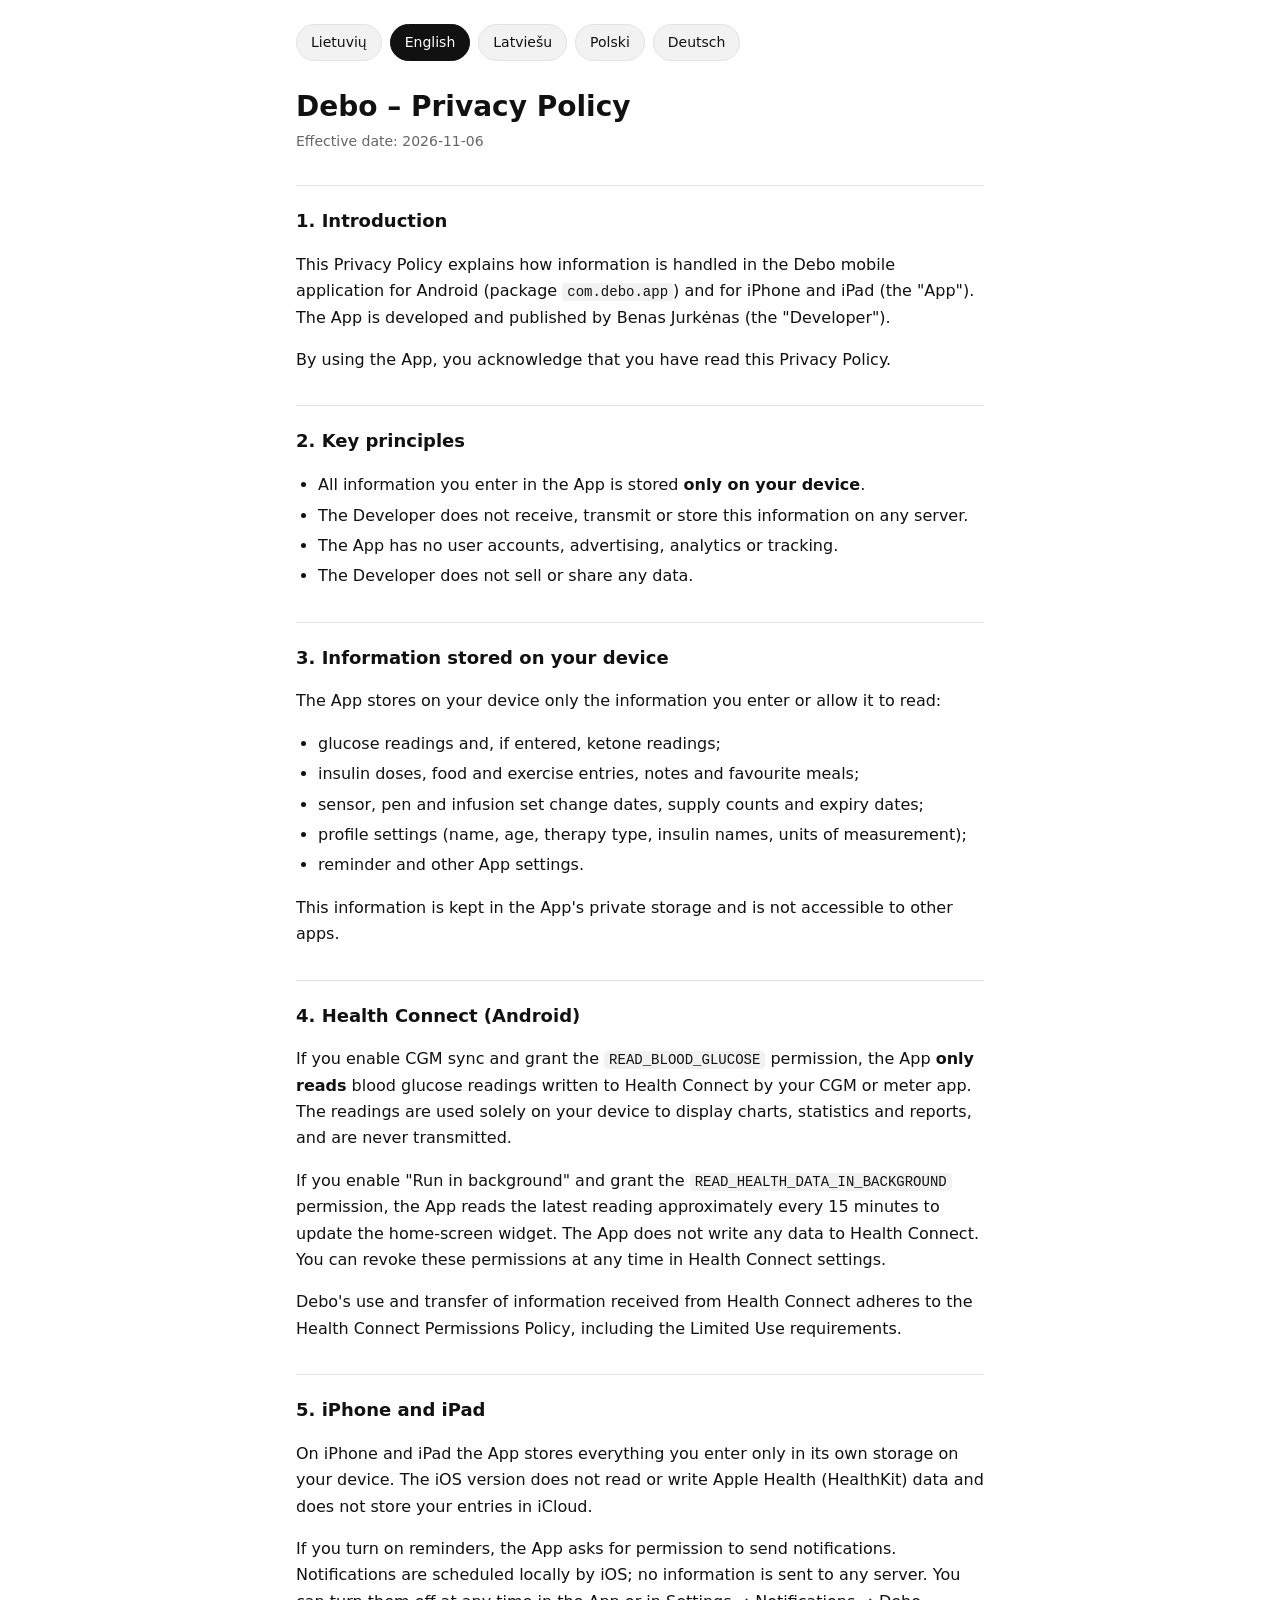
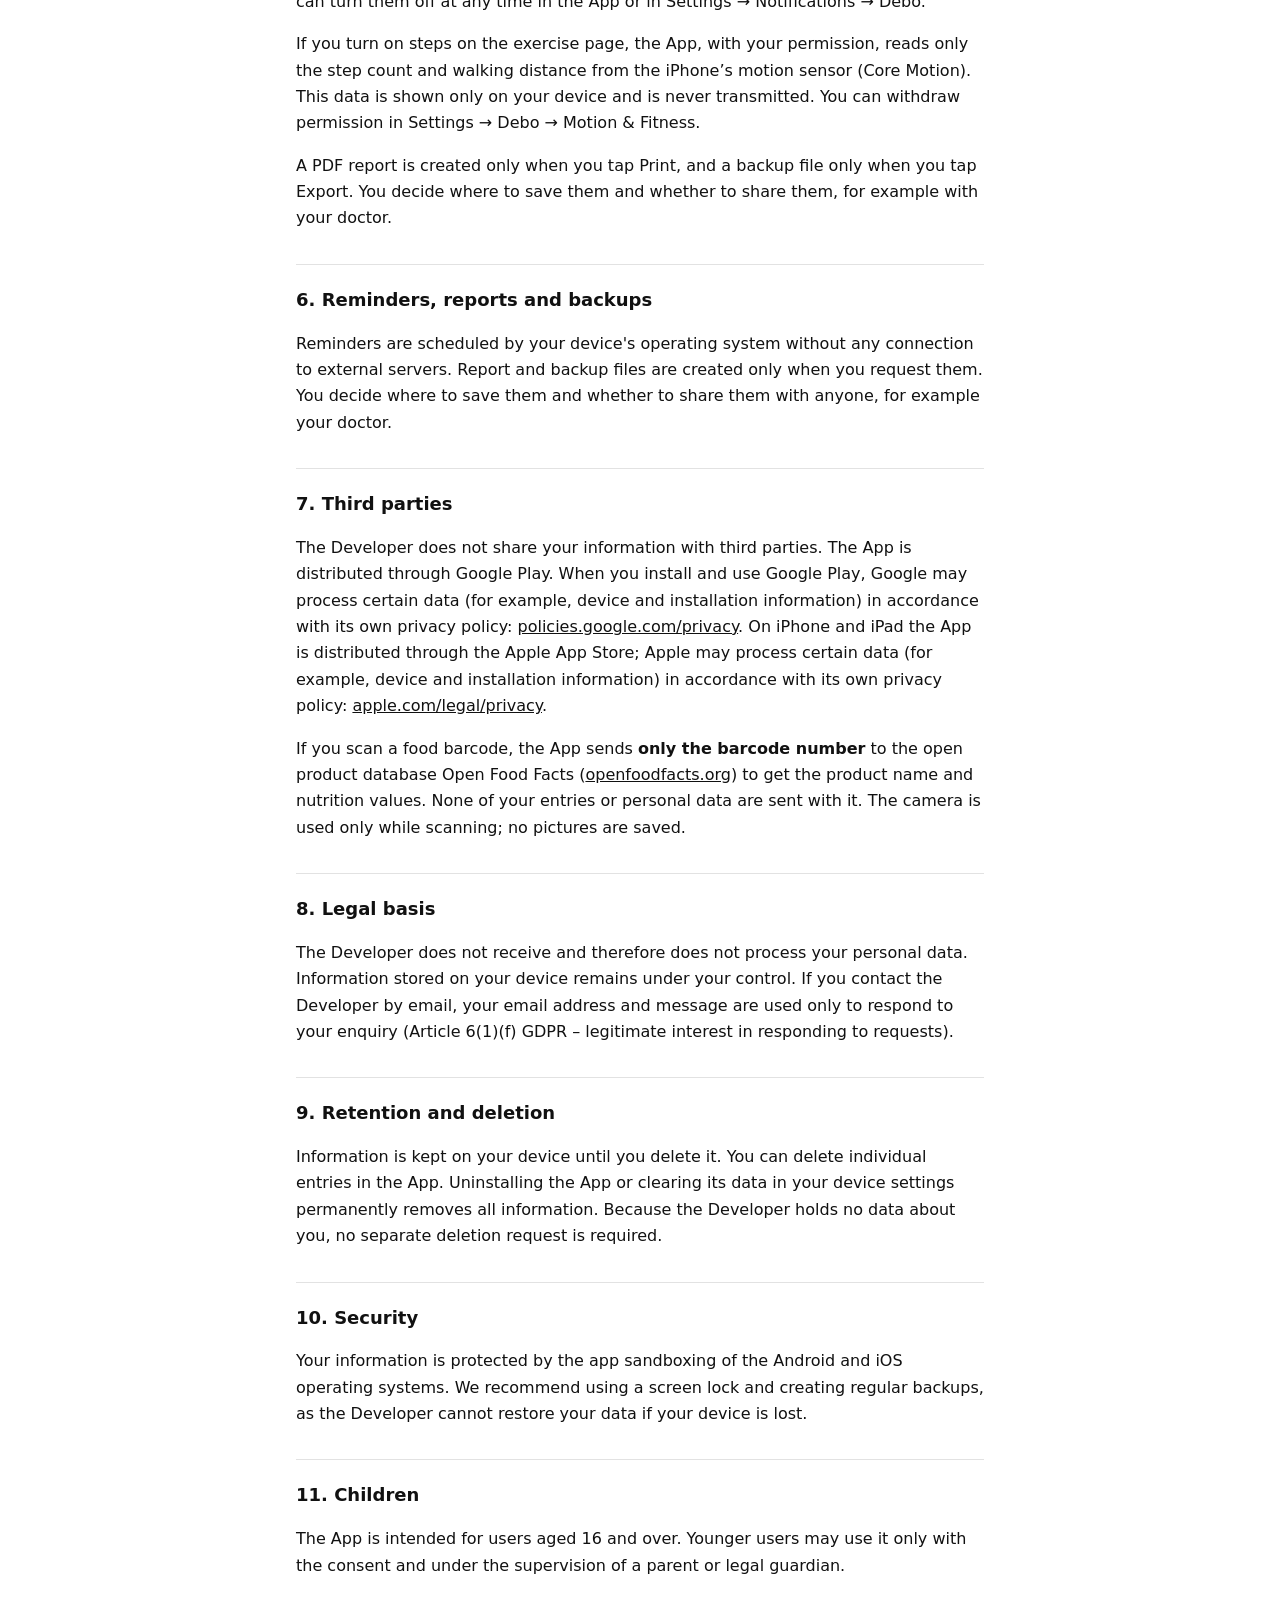
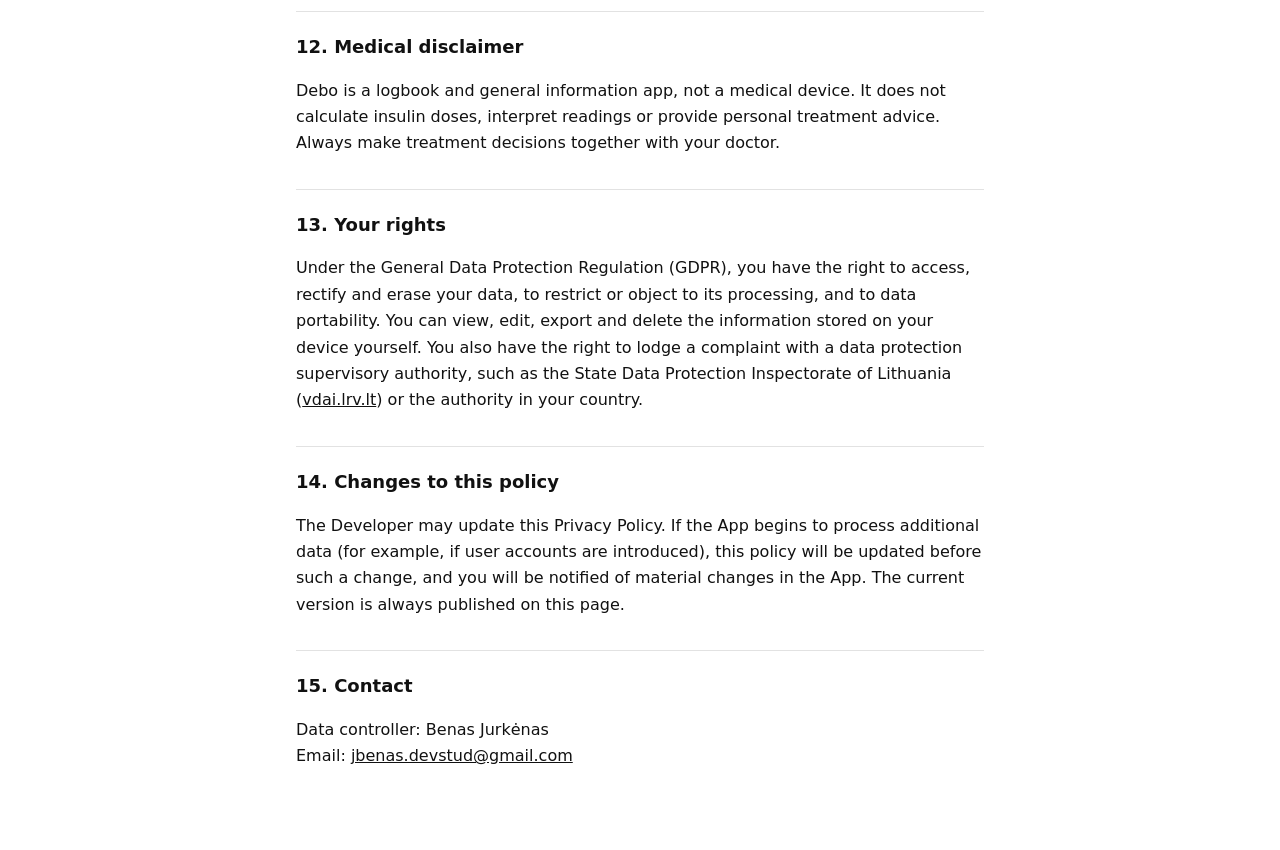
<file: Debo APP/privacy-site/index.html>
<!doctype html>
<html lang="en">
<head>
<meta charset="utf-8">
<meta name="viewport" content="width=device-width, initial-scale=1">
<title>Debo – Privacy Policy</title>
<style>
  :root { --bg:#fff; --fg:#111; --muted:#666; --line:#e2e2e2; --chip:#f2f2f2; }
  @media (prefers-color-scheme: dark) { :root { --bg:#111; --fg:#eee; --muted:#9a9a9a; --line:#2c2c2c; --chip:#1f1f1f; } }
  * { box-sizing:border-box; }
  body { margin:0; background:var(--bg); color:var(--fg); font:16px/1.65 system-ui, -apple-system, "Segoe UI", Roboto, sans-serif; }
  main { max-width:720px; margin:0 auto; padding:24px 16px 64px; }
  nav { display:flex; flex-wrap:wrap; gap:8px; margin-bottom:28px; }
  nav button { border:1px solid var(--line); background:var(--chip); color:var(--fg); border-radius:999px; padding:6px 14px; font:inherit; font-size:14px; cursor:pointer; }
  nav button[aria-pressed="true"] { background:var(--fg); color:var(--bg); border-color:var(--fg); }
  h1 { font-size:28px; line-height:1.25; margin:0 0 6px; }
  h2 { font-size:18px; margin:32px 0 8px; padding-top:20px; border-top:1px solid var(--line); }
  .updated { color:var(--muted); font-size:14px; margin:0; }
  ul { padding-left:22px; }
  li { margin:4px 0; }
  a { color:inherit; }
  code { background:var(--chip); padding:1px 5px; border-radius:4px; font-size:14px; }
</style>
</head>
<body>
<main>
  <nav id="langs"></nav>
  <h1 id="title"></h1>
  <p class="updated" id="updated"></p>
  <div id="content"></div>
</main>
<script>
const CONTROLLER = 'Benas Jurkėnas';
const CONTACT = 'jbenas.devstud@gmail.com';
const UPDATED = '2026-11-06';

const TEXT = {
  lt: {
    name: 'Lietuvių', title: 'Privatumo politika', updated: 'Įsigalioja nuo',
    sections: [
      ['Bendrosios nuostatos', `<p>Ši privatumo politika paaiškina, kaip mobiliojoje programėlėje „Debo“, skirtoje „Android“ (paketas <code>com.debo.app</code>) ir iPhone bei iPad įrenginiams (toliau – Programėlė), tvarkoma informacija. Programėlę kuria ir platina {controller} (toliau – Kūrėjas).</p>
        <p>Naudodamiesi Programėle, patvirtinate, kad susipažinote su šia politika.</p>`],
      ['Pagrindiniai principai', `<ul>
        <li>Visa informacija, kurią įvedate į Programėlę, saugoma <strong>tik jūsų įrenginyje</strong>.</li>
        <li>Kūrėjas šios informacijos negauna, neperduoda ir nesaugo jokiuose serveriuose.</li>
        <li>Programėlėje nėra paskyrų, reklamos, analitikos ar naudotojų sekimo priemonių.</li>
        <li>Kūrėjas neparduoda ir niekam neperduoda jokių duomenų.</li>
      </ul>`],
      ['Įrenginyje saugoma informacija', `<p>Programėlė jūsų įrenginyje saugo tik tą informaciją, kurią įvedate patys arba leidžiate nuskaityti:</p>
        <ul>
          <li>gliukozės rodmenys ir, jei įvedate, ketonų rodmenys;</li>
          <li>insulino dozės, maisto ir fizinio aktyvumo įrašai, pastabos, mėgstami valgiai;</li>
          <li>sensoriaus, švirkštiklio ar infuzijos rinkinio keitimo datos, atsargų kiekiai ir galiojimo datos;</li>
          <li>profilio nustatymai (vardas, amžius, gydymo būdas, insulino pavadinimai, matavimo vienetai);</li>
          <li>priminimų ir kiti Programėlės nustatymai.</li>
        </ul>
        <p>Ši informacija laikoma Programėlės vidinėje saugykloje ir kitoms programėlėms neprieinama.</p>`],
      ['Health Connect (Android)', `<p>Jeigu įjungiate CGM sinchronizavimą, Programėlė, gavusi jūsų leidimą <code>READ_BLOOD_GLUCOSE</code>, <strong>tik skaito</strong> kraujo gliukozės rodmenis, kuriuos į „Health Connect“ įrašo jūsų CGM ar gliukomačio programėlė. Rodmenys naudojami tik įrenginyje: grafikui, statistikai ir ataskaitai sudaryti. Jie niekur neperduodami.</p>
        <p>Jeigu įjungiate funkciją „Veikti fone“, Programėlė, gavusi leidimą <code>READ_HEALTH_DATA_IN_BACKGROUND</code>, maždaug kas 15 minučių nuskaito naujausią rodmenį pagrindinio ekrano valdikliui atnaujinti. Programėlė į „Health Connect“ nieko neįrašo. Leidimus galite bet kada atšaukti „Health Connect“ nustatymuose.</p>
        <p>„Debo“ naudoja ir perduoda iš „Health Connect“ gautą informaciją laikydamasi „Health Connect“ leidimų politikos, įskaitant riboto naudojimo (angl. <em>Limited Use</em>) reikalavimus.</p>`],
      ['iPhone ir iPad', `<p>iPhone ir iPad įrenginiuose Programėlė visą jūsų įvestą informaciją saugo tik savo saugykloje jūsų įrenginyje. iOS versija neskaito ir nerašo „Apple Health“ (HealthKit) duomenų ir nesaugo jūsų įrašų „iCloud“.</p>
        <p>Jei įjungiate priminimus, Programėlė paprašo leidimo siųsti pranešimus. Pranešimus planuoja pati iOS jūsų įrenginyje, jokia informacija į serverius nesiunčiama. Pranešimus galite bet kada išjungti Programėlėje arba Nustatymuose → Pranešimai → Debo.</p>
        <p>Jei sporto puslapyje įjungiate žingsnių rodymą, Programėlė, gavusi jūsų leidimą, skaito tik žingsnių skaičių ir nueitą atstumą iš iPhone judesio jutiklio (Core Motion). Šie duomenys rodomi tik įrenginyje ir niekur nesiunčiami. Leidimą galite atšaukti Nustatymuose → Debo → Judesys ir kūno rengyba.</p>
        <p>PDF ataskaita sukuriama tik paspaudus „Spausdinti“, atsarginės kopijos failas – tik paspaudus „Eksportuoti“. Jūs patys sprendžiate, kur juos išsaugoti ir ar kam nors perduoti, pavyzdžiui, gydytojui.</p>`],
      ['Priminimai, ataskaitos ir atsarginės kopijos', `<p>Priminimus planuoja jūsų įrenginio operacinė sistema, be jokio ryšio su išoriniais serveriais. Ataskaitų ir atsarginių kopijų failai kuriami tik jūsų veiksmu. Jūs pats sprendžiate, kur juos išsaugoti ir ar kam nors juos perduoti, pavyzdžiui, gydytojui.</p>`],
      ['Trečiosios šalys', `<p>Kūrėjas jūsų informacijos trečiosioms šalims neperduoda. Programėlė platinama per „Google Play“. Diegimo ir naudojimosi „Google Play“ metu „Google“ gali tvarkyti tam tikrus duomenis (pavyzdžiui, apie įrenginį ir diegimą) pagal savo privatumo politiką: <a href="https://policies.google.com/privacy">policies.google.com/privacy</a>. iPhone ir iPad įrenginiams Programėlė platinama per „Apple App Store“; „Apple“ gali tvarkyti tam tikrus duomenis (pavyzdžiui, apie įrenginį ir diegimą) pagal savo privatumo politiką: <a href="https://www.apple.com/legal/privacy/">apple.com/legal/privacy</a>.</p>
        <p>Jei nuskenuojate maisto produkto barkodą, Programėlė nusiunčia <strong>tik barkodo numerį</strong> į atvirą produktų duomenų bazę „Open Food Facts“ (<a href="https://world.openfoodfacts.org/privacy">openfoodfacts.org</a>), kad gautų produkto pavadinimą ir maistines vertes. Jokie jūsų įrašai ar asmens duomenys kartu nesiunčiami. Kamera naudojama tik skenavimo metu, nuotraukos nesaugomos.</p>`],
      ['Teisinis pagrindas', `<p>Kadangi Kūrėjas jūsų asmens duomenų negauna, jų netvarko. Jūsų įrenginyje saugoma informacija lieka jūsų kontrolėje. Jeigu susisiekiate su Kūrėju el. paštu, jūsų el. pašto adresas ir laiško turinys naudojami tik atsakymui pateikti (BDAR 6 straipsnio 1 dalies f punktas – teisėtas interesas atsakyti į užklausą).</p>`],
      ['Saugojimas ir ištrynimas', `<p>Informacija įrenginyje saugoma tol, kol ją ištrinate. Atskirus įrašus galite ištrinti Programėlėje. Visą informaciją ištrinsite pašalinę Programėlę arba išvalę jos duomenis įrenginio nustatymuose. Kadangi Kūrėjas jūsų duomenų neturi, papildomo prašymo pateikti nereikia.</p>`],
      ['Saugumas', `<p>Informaciją saugo „Android“ ir iOS operacinių sistemų programėlių izoliacija. Rekomenduojame naudoti įrenginio ekrano užraktą ir reguliariai kurti atsargines kopijas, nes praradus įrenginį Kūrėjas negali atkurti jūsų duomenų.</p>`],
      ['Vaikai', `<p>Programėlė skirta 16 metų ir vyresniems asmenims. Jaunesni asmenys ja gali naudotis tik su tėvų ar globėjų sutikimu ir jiems prižiūrint.</p>`],
      ['Medicininis įspėjimas', `<p>„Debo“ yra įrašų (dienoraščio) ir bendrosios informacijos programėlė, o ne medicinos priemonė. Ji neskaičiuoja insulino dozių, neinterpretuoja rodmenų ir neteikia individualių gydymo rekomendacijų. Sprendimus dėl gydymo priimkite kartu su savo gydytoju.</p>`],
      ['Jūsų teisės', `<p>Pagal Bendrąjį duomenų apsaugos reglamentą (BDAR) turite teisę susipažinti su savo duomenimis, juos ištaisyti, ištrinti, apriboti jų tvarkymą ir nesutikti su tvarkymu. Įrenginyje saugomą informaciją galite peržiūrėti, keisti, eksportuoti ir ištrinti patys. Taip pat turite teisę pateikti skundą Valstybinei duomenų apsaugos inspekcijai (<a href="https://vdai.lrv.lt">vdai.lrv.lt</a>) arba savo šalies priežiūros institucijai.</p>`],
      ['Politikos pakeitimai', `<p>Kūrėjas gali atnaujinti šią politiką. Jeigu Programėlė pradėtų tvarkyti daugiau duomenų (pavyzdžiui, atsirastų paskyros), politika bus atnaujinta prieš tokį pakeitimą, o apie esminius pakeitimus bus pranešta Programėlėje. Galiojanti redakcija visada skelbiama šiame puslapyje.</p>`],
      ['Kontaktai', `<p>Duomenų valdytojas: {controller}<br>El. paštas: {contact}</p>`]
    ]
  },
  en: {
    name: 'English', title: 'Privacy Policy', updated: 'Effective date',
    sections: [
      ['Introduction', `<p>This Privacy Policy explains how information is handled in the Debo mobile application for Android (package <code>com.debo.app</code>) and for iPhone and iPad (the "App"). The App is developed and published by {controller} (the "Developer").</p>
        <p>By using the App, you acknowledge that you have read this Privacy Policy.</p>`],
      ['Key principles', `<ul>
        <li>All information you enter in the App is stored <strong>only on your device</strong>.</li>
        <li>The Developer does not receive, transmit or store this information on any server.</li>
        <li>The App has no user accounts, advertising, analytics or tracking.</li>
        <li>The Developer does not sell or share any data.</li>
      </ul>`],
      ['Information stored on your device', `<p>The App stores on your device only the information you enter or allow it to read:</p>
        <ul>
          <li>glucose readings and, if entered, ketone readings;</li>
          <li>insulin doses, food and exercise entries, notes and favourite meals;</li>
          <li>sensor, pen and infusion set change dates, supply counts and expiry dates;</li>
          <li>profile settings (name, age, therapy type, insulin names, units of measurement);</li>
          <li>reminder and other App settings.</li>
        </ul>
        <p>This information is kept in the App's private storage and is not accessible to other apps.</p>`],
      ['Health Connect (Android)', `<p>If you enable CGM sync and grant the <code>READ_BLOOD_GLUCOSE</code> permission, the App <strong>only reads</strong> blood glucose readings written to Health Connect by your CGM or meter app. The readings are used solely on your device to display charts, statistics and reports, and are never transmitted.</p>
        <p>If you enable "Run in background" and grant the <code>READ_HEALTH_DATA_IN_BACKGROUND</code> permission, the App reads the latest reading approximately every 15 minutes to update the home-screen widget. The App does not write any data to Health Connect. You can revoke these permissions at any time in Health Connect settings.</p>
        <p>Debo's use and transfer of information received from Health Connect adheres to the Health Connect Permissions Policy, including the Limited Use requirements.</p>`],
      ['iPhone and iPad', `<p>On iPhone and iPad the App stores everything you enter only in its own storage on your device. The iOS version does not read or write Apple Health (HealthKit) data and does not store your entries in iCloud.</p>
        <p>If you turn on reminders, the App asks for permission to send notifications. Notifications are scheduled locally by iOS; no information is sent to any server. You can turn them off at any time in the App or in Settings → Notifications → Debo.</p>
        <p>If you turn on steps on the exercise page, the App, with your permission, reads only the step count and walking distance from the iPhone’s motion sensor (Core Motion). This data is shown only on your device and is never transmitted. You can withdraw permission in Settings → Debo → Motion &amp; Fitness.</p>
        <p>A PDF report is created only when you tap Print, and a backup file only when you tap Export. You decide where to save them and whether to share them, for example with your doctor.</p>`],
      ['Reminders, reports and backups', `<p>Reminders are scheduled by your device's operating system without any connection to external servers. Report and backup files are created only when you request them. You decide where to save them and whether to share them with anyone, for example your doctor.</p>`],
      ['Third parties', `<p>The Developer does not share your information with third parties. The App is distributed through Google Play. When you install and use Google Play, Google may process certain data (for example, device and installation information) in accordance with its own privacy policy: <a href="https://policies.google.com/privacy">policies.google.com/privacy</a>. On iPhone and iPad the App is distributed through the Apple App Store; Apple may process certain data (for example, device and installation information) in accordance with its own privacy policy: <a href="https://www.apple.com/legal/privacy/">apple.com/legal/privacy</a>.</p>
        <p>If you scan a food barcode, the App sends <strong>only the barcode number</strong> to the open product database Open Food Facts (<a href="https://world.openfoodfacts.org/privacy">openfoodfacts.org</a>) to get the product name and nutrition values. None of your entries or personal data are sent with it. The camera is used only while scanning; no pictures are saved.</p>`],
      ['Legal basis', `<p>The Developer does not receive and therefore does not process your personal data. Information stored on your device remains under your control. If you contact the Developer by email, your email address and message are used only to respond to your enquiry (Article 6(1)(f) GDPR – legitimate interest in responding to requests).</p>`],
      ['Retention and deletion', `<p>Information is kept on your device until you delete it. You can delete individual entries in the App. Uninstalling the App or clearing its data in your device settings permanently removes all information. Because the Developer holds no data about you, no separate deletion request is required.</p>`],
      ['Security', `<p>Your information is protected by the app sandboxing of the Android and iOS operating systems. We recommend using a screen lock and creating regular backups, as the Developer cannot restore your data if your device is lost.</p>`],
      ['Children', `<p>The App is intended for users aged 16 and over. Younger users may use it only with the consent and under the supervision of a parent or legal guardian.</p>`],
      ['Medical disclaimer', `<p>Debo is a logbook and general information app, not a medical device. It does not calculate insulin doses, interpret readings or provide personal treatment advice. Always make treatment decisions together with your doctor.</p>`],
      ['Your rights', `<p>Under the General Data Protection Regulation (GDPR), you have the right to access, rectify and erase your data, to restrict or object to its processing, and to data portability. You can view, edit, export and delete the information stored on your device yourself. You also have the right to lodge a complaint with a data protection supervisory authority, such as the State Data Protection Inspectorate of Lithuania (<a href="https://vdai.lrv.lt">vdai.lrv.lt</a>) or the authority in your country.</p>`],
      ['Changes to this policy', `<p>The Developer may update this Privacy Policy. If the App begins to process additional data (for example, if user accounts are introduced), this policy will be updated before such a change, and you will be notified of material changes in the App. The current version is always published on this page.</p>`],
      ['Contact', `<p>Data controller: {controller}<br>Email: {contact}</p>`]
    ]
  },
  lv: {
    name: 'Latviešu', title: 'Privātuma politika', updated: 'Spēkā no',
    sections: [
      ['Vispārīgie noteikumi', `<p>Šī privātuma politika skaidro, kā tiek apstrādāta informācija mobilajā lietotnē Debo Android ierīcēm (pakotne <code>com.debo.app</code>) un iPhone un iPad ierīcēm (turpmāk – Lietotne). Lietotni izstrādā un izplata {controller} (turpmāk – Izstrādātājs).</p>
        <p>Lietojot Lietotni, jūs apliecināt, ka esat iepazinies ar šo politiku.</p>`],
      ['Galvenie principi', `<ul>
        <li>Visa informācija, ko ievadāt Lietotnē, tiek glabāta <strong>tikai jūsu ierīcē</strong>.</li>
        <li>Izstrādātājs šo informāciju nesaņem, nenodod un neglabā nevienā serverī.</li>
        <li>Lietotnē nav lietotāju kontu, reklāmu, analītikas vai izsekošanas.</li>
        <li>Izstrādātājs nepārdod un nenodod nekādus datus.</li>
      </ul>`],
      ['Ierīcē glabātā informācija', `<p>Lietotne jūsu ierīcē glabā tikai to informāciju, ko ievadāt paši vai atļaujat nolasīt:</p>
        <ul>
          <li>glikozes rādījumus un, ja tos ievadāt, ketonu rādījumus;</li>
          <li>insulīna devas, ēdienu un fizisko aktivitāšu ierakstus, piezīmes un iecienītās maltītes;</li>
          <li>sensora, pildspalvas un infūzijas komplekta maiņas datumus, krājumu daudzumus un derīguma termiņus;</li>
          <li>profila iestatījumus (vārdu, vecumu, terapijas veidu, insulīnu nosaukumus, mērvienības);</li>
          <li>atgādinājumu un citus Lietotnes iestatījumus.</li>
        </ul>
        <p>Šī informācija tiek glabāta Lietotnes privātajā krātuvē un nav pieejama citām lietotnēm.</p>`],
      ['Health Connect (Android)', `<p>Ja ieslēdzat CGM sinhronizāciju un piešķirat atļauju <code>READ_BLOOD_GLUCOSE</code>, Lietotne <strong>tikai nolasa</strong> asins glikozes rādījumus, ko Health Connect ieraksta jūsu CGM vai glikometra lietotne. Rādījumi tiek izmantoti tikai jūsu ierīcē – grafikiem, statistikai un atskaitēm – un netiek nekur nosūtīti.</p>
        <p>Ja ieslēdzat funkciju “Darboties fonā” un piešķirat atļauju <code>READ_HEALTH_DATA_IN_BACKGROUND</code>, Lietotne aptuveni ik pēc 15 minūtēm nolasa jaunāko rādījumu, lai atjauninātu sākuma ekrāna logrīku. Lietotne neko neieraksta Health Connect. Atļaujas varat jebkurā laikā atsaukt Health Connect iestatījumos.</p>
        <p>Debo no Health Connect saņemtās informācijas izmantošana un nodošana atbilst Health Connect atļauju politikai, tostarp ierobežotas izmantošanas (<em>Limited Use</em>) prasībām.</p>`],
      ['iPhone un iPad', `<p>iPhone un iPad ierīcēs Lietotne visu jūsu ievadīto informāciju glabā tikai savā krātuvē jūsu ierīcē. iOS versija nenolasa un neieraksta Apple Health (HealthKit) datus un neglabā jūsu ierakstus iCloud.</p>
        <p>Ja ieslēdzat atgādinājumus, Lietotne lūdz atļauju sūtīt paziņojumus. Paziņojumus jūsu ierīcē plāno pati iOS, un nekāda informācija netiek sūtīta uz serveriem. Paziņojumus varat jebkurā laikā izslēgt Lietotnē vai sadaļā Iestatījumi → Paziņojumi → Debo.</p>
        <p>Ja sporta lapā ieslēdzat soļu rādīšanu, Lietotne ar jūsu atļauju nolasa tikai soļu skaitu un noieto attālumu no iPhone kustību sensora (Core Motion). Šie dati tiek rādīti tikai ierīcē un netiek nekur nosūtīti. Atļauju varat atsaukt sadaļā Iestatījumi → Debo → Kustības un fitness.</p>
        <p>PDF atskaite tiek izveidota tikai tad, kad pieskaraties “Drukāt”, bet rezerves kopijas fails – tikai tad, kad pieskaraties “Eksportēt”. Jūs paši izlemjat, kur tos saglabāt un vai tos kādam nodot, piemēram, savam ārstam.</p>`],
      ['Atgādinājumi, atskaites un rezerves kopijas', `<p>Atgādinājumus plāno jūsu ierīces operētājsistēma bez savienojuma ar ārējiem serveriem. Atskaišu un rezerves kopiju faili tiek izveidoti tikai pēc jūsu pieprasījuma. Jūs paši izlemjat, kur tos saglabāt un vai tos kādam nodot, piemēram, savam ārstam.</p>`],
      ['Trešās personas', `<p>Izstrādātājs jūsu informāciju trešajām personām nenodod. Lietotne tiek izplatīta, izmantojot Google Play. Instalējot un lietojot Google Play, Google var apstrādāt noteiktus datus (piemēram, informāciju par ierīci un instalēšanu) saskaņā ar savu privātuma politiku: <a href="https://policies.google.com/privacy">policies.google.com/privacy</a>. iPhone un iPad ierīcēm Lietotne tiek izplatīta, izmantojot Apple App Store; Apple var apstrādāt noteiktus datus (piemēram, informāciju par ierīci un instalēšanu) saskaņā ar savu privātuma politiku: <a href="https://www.apple.com/legal/privacy/">apple.com/legal/privacy</a>.</p>
        <p>Ja skenējat pārtikas produkta svītrkodu, Lietotne nosūta <strong>tikai svītrkoda numuru</strong> atvērtajai produktu datubāzei Open Food Facts (<a href="https://world.openfoodfacts.org/privacy">openfoodfacts.org</a>), lai iegūtu produkta nosaukumu un uzturvērtību. Kopā ar to netiek nosūtīti nekādi jūsu ieraksti vai personas dati. Kamera tiek izmantota tikai skenēšanas laikā; attēli netiek saglabāti.</p>`],
      ['Juridiskais pamats', `<p>Izstrādātājs jūsu personas datus nesaņem un tāpēc tos neapstrādā. Jūsu ierīcē glabātā informācija paliek jūsu kontrolē. Ja sazināties ar Izstrādātāju pa e-pastu, jūsu e-pasta adrese un ziņojums tiek izmantoti tikai atbildes sniegšanai (VDAR 6. panta 1. punkta f) apakšpunkts – leģitīmās intereses atbildēt uz pieprasījumu).</p>`],
      ['Glabāšana un dzēšana', `<p>Informācija tiek glabāta jūsu ierīcē, līdz to izdzēšat. Atsevišķus ierakstus varat dzēst Lietotnē. Atinstalējot Lietotni vai notīrot tās datus ierīces iestatījumos, visa informācija tiek neatgriezeniski dzēsta. Tā kā Izstrādātāja rīcībā nav jūsu datu, atsevišķs dzēšanas pieprasījums nav nepieciešams.</p>`],
      ['Drošība', `<p>Jūsu informāciju aizsargā Android un iOS operētājsistēmu lietotņu izolācija. Iesakām izmantot ekrāna bloķēšanu un regulāri veidot rezerves kopijas, jo ierīces nozaudēšanas gadījumā Izstrādātājs nevar atjaunot jūsu datus.</p>`],
      ['Bērni', `<p>Lietotne paredzēta lietotājiem no 16 gadu vecuma. Jaunāki lietotāji to drīkst lietot tikai ar vecāku vai likumīgo aizbildņu piekrišanu un viņu uzraudzībā.</p>`],
      ['Medicīniska atruna', `<p>Debo ir ierakstu (dienasgrāmatas) un vispārīgas informācijas lietotne, nevis medicīniska ierīce. Tā neaprēķina insulīna devas, neinterpretē rādījumus un nesniedz individuālus ārstēšanas ieteikumus. Lēmumus par ārstēšanu vienmēr pieņemiet kopā ar savu ārstu.</p>`],
      ['Jūsu tiesības', `<p>Saskaņā ar Vispārīgo datu aizsardzības regulu (VDAR) jums ir tiesības piekļūt saviem datiem, labot un dzēst tos, ierobežot to apstrādi vai iebilst pret to, kā arī tiesības uz datu pārnesamību. Ierīcē glabāto informāciju varat paši apskatīt, labot, eksportēt un dzēst. Jums ir arī tiesības iesniegt sūdzību uzraudzības iestādē, piemēram, Datu valsts inspekcijā (<a href="https://www.dvi.gov.lv">dvi.gov.lv</a>).</p>`],
      ['Politikas izmaiņas', `<p>Izstrādātājs var atjaunināt šo politiku. Ja Lietotne sāks apstrādāt papildu datus (piemēram, tiks ieviesti lietotāju konti), politika tiks atjaunināta pirms šādām izmaiņām, un par būtiskām izmaiņām jūs tiksiet informēts Lietotnē. Spēkā esošā redakcija vienmēr tiek publicēta šajā lapā.</p>`],
      ['Kontaktinformācija', `<p>Pārzinis: {controller}<br>E-pasts: {contact}</p>`]
    ]
  },
  pl: {
    name: 'Polski', title: 'Polityka prywatności', updated: 'Obowiązuje od',
    sections: [
      ['Postanowienia ogólne', `<p>Niniejsza Polityka prywatności określa zasady postępowania z informacjami w aplikacji mobilnej Debo na Androida (pakiet <code>com.debo.app</code>) oraz na iPhone'a i iPada (dalej: „Aplikacja”). Twórcą i wydawcą Aplikacji jest {controller} (dalej: „Twórca”).</p>
        <p>Korzystając z Aplikacji, Użytkownik potwierdza, że zapoznał się z niniejszą Polityką.</p>`],
      ['Najważniejsze zasady', `<ul>
        <li>Wszystkie informacje wprowadzane do Aplikacji są przechowywane <strong>wyłącznie na urządzeniu Użytkownika</strong>.</li>
        <li>Twórca nie otrzymuje tych informacji, nie przekazuje ich ani nie przechowuje na żadnym serwerze.</li>
        <li>Aplikacja nie posiada kont użytkowników, reklam, narzędzi analitycznych ani mechanizmów śledzenia.</li>
        <li>Twórca nie sprzedaje ani nie udostępnia żadnych danych.</li>
      </ul>`],
      ['Informacje przechowywane na urządzeniu', `<p>Aplikacja przechowuje na urządzeniu wyłącznie informacje wprowadzone przez Użytkownika lub te, do których odczytu Użytkownik udzielił zgody:</p>
        <ul>
          <li>pomiary glukozy oraz – jeśli zostaną wprowadzone – pomiary ketonów;</li>
          <li>dawki insuliny, wpisy dotyczące posiłków i aktywności fizycznej, notatki i ulubione posiłki;</li>
          <li>daty wymiany sensora, pena lub zestawu infuzyjnego, stany zapasów i daty ważności;</li>
          <li>ustawienia profilu (imię, wiek, rodzaj terapii, nazwy insulin, jednostki miary);</li>
          <li>ustawienia przypomnień i inne ustawienia Aplikacji.</li>
        </ul>
        <p>Informacje te są przechowywane w prywatnej pamięci Aplikacji i nie są dostępne dla innych aplikacji.</p>`],
      ['Health Connect (Android)', `<p>Jeżeli Użytkownik włączy synchronizację CGM i udzieli uprawnienia <code>READ_BLOOD_GLUCOSE</code>, Aplikacja <strong>wyłącznie odczytuje</strong> pomiary glukozy we krwi zapisywane w Health Connect przez aplikację CGM lub glukometru. Pomiary są wykorzystywane wyłącznie na urządzeniu – do wyświetlania wykresów, statystyk i raportów – i nigdzie nie są przesyłane.</p>
        <p>Jeżeli Użytkownik włączy funkcję „Działanie w tle” i udzieli uprawnienia <code>READ_HEALTH_DATA_IN_BACKGROUND</code>, Aplikacja mniej więcej co 15 minut odczytuje najnowszy pomiar w celu aktualizacji widżetu na ekranie głównym. Aplikacja nie zapisuje żadnych danych w Health Connect. Uprawnienia można w każdej chwili cofnąć w ustawieniach Health Connect.</p>
        <p>Wykorzystywanie i przekazywanie przez Debo informacji otrzymanych z Health Connect jest zgodne z Zasadami dotyczącymi uprawnień Health Connect, w tym z wymogami ograniczonego użycia (<em>Limited Use</em>).</p>`],
      ['iPhone i iPad', `<p>Na iPhonie i iPadzie Aplikacja przechowuje wszystkie wprowadzone informacje wyłącznie we własnej pamięci na urządzeniu Użytkownika. Wersja na iOS nie odczytuje ani nie zapisuje danych Apple Health (HealthKit) i nie przechowuje wpisów w iCloud.</p>
        <p>Jeżeli Użytkownik włączy przypomnienia, Aplikacja poprosi o zgodę na wysyłanie powiadomień. Powiadomienia są planowane lokalnie przez system iOS; żadne informacje nie są wysyłane na serwery. Powiadomienia można w każdej chwili wyłączyć w Aplikacji lub w Ustawieniach → Powiadomienia → Debo.</p>
        <p>Jeżeli Użytkownik włączy wyświetlanie kroków na stronie sportu, Aplikacja, za jego zgodą, odczytuje wyłącznie liczbę kroków i przebyty dystans z czujnika ruchu iPhone’a (Core Motion). Dane te są wyświetlane wyłącznie na urządzeniu i nigdzie nie są przesyłane. Zgodę można cofnąć w Ustawieniach → Debo → Ruch i sprawność.</p>
        <p>Raport PDF jest tworzony tylko po dotknięciu „Drukuj”, a plik kopii zapasowej – tylko po dotknięciu „Eksportuj”. Użytkownik sam decyduje, gdzie je zapisać i czy komukolwiek je przekazać, na przykład lekarzowi.</p>`],
      ['Przypomnienia, raporty i kopie zapasowe', `<p>Przypomnienia są planowane przez system operacyjny urządzenia, bez połączenia z zewnętrznymi serwerami. Pliki raportów i kopii zapasowych są tworzone wyłącznie na żądanie Użytkownika. Użytkownik sam decyduje, gdzie je zapisać i czy komukolwiek je przekazać, na przykład lekarzowi.</p>`],
      ['Podmioty trzecie', `<p>Twórca nie przekazuje informacji Użytkownika podmiotom trzecim. Aplikacja jest dystrybuowana za pośrednictwem Google Play. Podczas instalacji i korzystania z Google Play firma Google może przetwarzać określone dane (np. informacje o urządzeniu i instalacji) zgodnie z własną polityką prywatności: <a href="https://policies.google.com/privacy">policies.google.com/privacy</a>. Na iPhone'a i iPada Aplikacja jest dystrybuowana za pośrednictwem Apple App Store; firma Apple może przetwarzać określone dane (np. informacje o urządzeniu i instalacji) zgodnie z własną polityką prywatności: <a href="https://www.apple.com/legal/privacy/">apple.com/legal/privacy</a>.</p>
        <p>Jeżeli Użytkownik zeskanuje kod kreskowy produktu, Aplikacja wysyła <strong>wyłącznie numer kodu</strong> do otwartej bazy produktów Open Food Facts (<a href="https://world.openfoodfacts.org/privacy">openfoodfacts.org</a>), aby pobrać nazwę produktu i wartości odżywcze. Żadne wpisy ani dane osobowe Użytkownika nie są przy tym przesyłane. Aparat jest używany tylko podczas skanowania; zdjęcia nie są zapisywane.</p>`],
      ['Podstawa prawna', `<p>Twórca nie otrzymuje danych osobowych Użytkownika, a zatem ich nie przetwarza. Informacje przechowywane na urządzeniu pozostają pod kontrolą Użytkownika. W przypadku kontaktu z Twórcą drogą e-mailową adres e-mail i treść wiadomości są wykorzystywane wyłącznie w celu udzielenia odpowiedzi (art. 6 ust. 1 lit. f RODO – prawnie uzasadniony interes polegający na udzieleniu odpowiedzi na zapytanie).</p>`],
      ['Przechowywanie i usuwanie danych', `<p>Informacje są przechowywane na urządzeniu do czasu ich usunięcia przez Użytkownika. Pojedyncze wpisy można usunąć w Aplikacji. Odinstalowanie Aplikacji lub wyczyszczenie jej danych w ustawieniach urządzenia trwale usuwa wszystkie informacje. Ponieważ Twórca nie posiada żadnych danych Użytkownika, odrębny wniosek o usunięcie danych nie jest wymagany.</p>`],
      ['Bezpieczeństwo', `<p>Informacje są chronione przez mechanizm izolacji aplikacji systemów Android i iOS. Zaleca się korzystanie z blokady ekranu i regularne tworzenie kopii zapasowych, ponieważ w razie utraty urządzenia Twórca nie ma możliwości odtworzenia danych.</p>`],
      ['Dzieci', `<p>Aplikacja jest przeznaczona dla osób w wieku od 16 lat. Osoby młodsze mogą z niej korzystać wyłącznie za zgodą i pod nadzorem rodzica lub opiekuna prawnego.</p>`],
      ['Zastrzeżenie medyczne', `<p>Debo jest dziennikiem i aplikacją informacyjną, a nie wyrobem medycznym. Nie oblicza dawek insuliny, nie interpretuje pomiarów i nie udziela indywidualnych zaleceń terapeutycznych. Decyzje dotyczące leczenia należy zawsze podejmować wspólnie z lekarzem.</p>`],
      ['Prawa Użytkownika', `<p>Zgodnie z ogólnym rozporządzeniem o ochronie danych (RODO) Użytkownikowi przysługuje prawo dostępu do danych, ich sprostowania i usunięcia, ograniczenia przetwarzania, wniesienia sprzeciwu oraz przenoszenia danych. Informacje przechowywane na urządzeniu Użytkownik może samodzielnie przeglądać, edytować, eksportować i usuwać. Użytkownikowi przysługuje również prawo wniesienia skargi do organu nadzorczego, np. Prezesa Urzędu Ochrony Danych Osobowych (<a href="https://uodo.gov.pl">uodo.gov.pl</a>).</p>`],
      ['Zmiany Polityki', `<p>Twórca może aktualizować niniejszą Politykę. Jeżeli Aplikacja zacznie przetwarzać dodatkowe dane (np. zostaną wprowadzone konta użytkowników), Polityka zostanie zaktualizowana przed taką zmianą, a o istotnych zmianach Użytkownik zostanie poinformowany w Aplikacji. Aktualna wersja jest zawsze publikowana na tej stronie.</p>`],
      ['Kontakt', `<p>Administrator: {controller}<br>E-mail: {contact}</p>`]
    ]
  },
  de: {
    name: 'Deutsch', title: 'Datenschutzerklärung', updated: 'Gültig ab',
    sections: [
      ['Allgemeines', `<p>Diese Datenschutzerklärung erläutert, wie Informationen in der mobilen Anwendung Debo für Android (Paket <code>com.debo.app</code>) sowie für iPhone und iPad (nachfolgend „App“) behandelt werden. Die App wird von {controller} (nachfolgend „Entwickler“) entwickelt und veröffentlicht.</p>
        <p>Mit der Nutzung der App bestätigen Sie, diese Datenschutzerklärung zur Kenntnis genommen zu haben.</p>`],
      ['Grundsätze', `<ul>
        <li>Alle Informationen, die Sie in die App eingeben, werden <strong>ausschließlich auf Ihrem Gerät</strong> gespeichert.</li>
        <li>Der Entwickler erhält diese Informationen nicht, übermittelt sie nicht und speichert sie auf keinem Server.</li>
        <li>Die App verfügt über keine Benutzerkonten, keine Werbung, keine Analysewerkzeuge und kein Tracking.</li>
        <li>Der Entwickler verkauft keine Daten und gibt keine Daten weiter.</li>
      </ul>`],
      ['Auf Ihrem Gerät gespeicherte Informationen', `<p>Die App speichert auf Ihrem Gerät ausschließlich Informationen, die Sie selbst eingeben oder deren Abruf Sie erlauben:</p>
        <ul>
          <li>Glukosewerte und – sofern eingegeben – Ketonwerte;</li>
          <li>Insulindosen, Mahlzeiten- und Bewegungseinträge, Notizen und Lieblingsmahlzeiten;</li>
          <li>Wechseldaten von Sensor, Pen oder Infusionsset, Vorratsmengen und Ablaufdaten;</li>
          <li>Profileinstellungen (Name, Alter, Therapieform, Insulinbezeichnungen, Maßeinheiten);</li>
          <li>Erinnerungs- und sonstige App-Einstellungen.</li>
        </ul>
        <p>Diese Informationen werden im privaten Speicher der App abgelegt und sind für andere Apps nicht zugänglich.</p>`],
      ['Health Connect (Android)', `<p>Wenn Sie die CGM-Synchronisierung aktivieren und die Berechtigung <code>READ_BLOOD_GLUCOSE</code> erteilen, <strong>liest</strong> die App ausschließlich Blutzuckerwerte, die Ihre CGM- oder Messgeräte-App in Health Connect speichert. Die Werte werden nur auf Ihrem Gerät zur Darstellung von Diagrammen, Statistiken und Berichten verwendet und nicht übermittelt.</p>
        <p>Wenn Sie „Im Hintergrund ausführen“ aktivieren und die Berechtigung <code>READ_HEALTH_DATA_IN_BACKGROUND</code> erteilen, liest die App etwa alle 15 Minuten den aktuellen Wert, um das Startbildschirm-Widget zu aktualisieren. Die App schreibt keine Daten in Health Connect. Sie können die Berechtigungen jederzeit in den Health-Connect-Einstellungen widerrufen.</p>
        <p>Die Nutzung und Weitergabe von Informationen, die Debo von Health Connect erhält, erfolgt gemäß der Health-Connect-Berechtigungsrichtlinie, einschließlich der Anforderungen zur eingeschränkten Nutzung (<em>Limited Use</em>).</p>`],
      ['iPhone und iPad', `<p>Auf iPhone und iPad speichert die App alle Ihre Eingaben ausschließlich in ihrem eigenen Speicher auf Ihrem Gerät. Die iOS-Version liest und schreibt keine Daten aus bzw. in Apple Health (HealthKit) und speichert Ihre Einträge nicht in iCloud.</p>
        <p>Wenn Sie Erinnerungen aktivieren, bittet die App um die Erlaubnis, Mitteilungen zu senden. Mitteilungen werden von iOS lokal auf Ihrem Gerät geplant; es werden keine Informationen an Server gesendet. Sie können sie jederzeit in der App oder unter Einstellungen → Mitteilungen → Debo ausschalten.</p>
        <p>Wenn Sie auf der Sportseite die Schrittanzeige aktivieren, liest die App mit Ihrer Erlaubnis nur die Schrittzahl und die Gehstrecke aus dem Bewegungssensor des iPhone (Core Motion). Diese Daten werden nur auf Ihrem Gerät angezeigt und nicht übermittelt. Die Erlaubnis können Sie unter Einstellungen → Debo → Bewegung &amp; Fitness widerrufen.</p>
        <p>Ein PDF-Bericht wird nur erstellt, wenn Sie auf „Drucken“ tippen, eine Sicherungsdatei nur, wenn Sie auf „Exportieren“ tippen. Sie entscheiden selbst, wo Sie diese speichern und ob Sie sie weitergeben, beispielsweise an Ihre Ärztin oder Ihren Arzt.</p>`],
      ['Erinnerungen, Berichte und Sicherungen', `<p>Erinnerungen werden vom Betriebssystem Ihres Geräts geplant, ohne Verbindung zu externen Servern. Berichts- und Sicherungsdateien werden ausschließlich auf Ihre Veranlassung erstellt. Sie entscheiden selbst, wo Sie diese speichern und ob Sie sie weitergeben, beispielsweise an Ihre Ärztin oder Ihren Arzt.</p>`],
      ['Dritte', `<p>Der Entwickler gibt Ihre Informationen nicht an Dritte weiter. Die App wird über Google Play vertrieben. Bei der Installation und Nutzung von Google Play kann Google bestimmte Daten (z. B. Geräte- und Installationsinformationen) gemäß seiner eigenen Datenschutzerklärung verarbeiten: <a href="https://policies.google.com/privacy">policies.google.com/privacy</a>. Für iPhone und iPad wird die App über den Apple App Store vertrieben; Apple kann bestimmte Daten (z. B. Geräte- und Installationsinformationen) gemäß seiner eigenen Datenschutzerklärung verarbeiten: <a href="https://www.apple.com/legal/privacy/">apple.com/legal/privacy</a>.</p>
        <p>Wenn Sie den Barcode eines Lebensmittels scannen, sendet die App <strong>nur die Barcode-Nummer</strong> an die offene Produktdatenbank Open Food Facts (<a href="https://world.openfoodfacts.org/privacy">openfoodfacts.org</a>), um Produktname und Nährwerte abzurufen. Ihre Einträge oder personenbezogenen Daten werden dabei nicht übermittelt. Die Kamera wird nur während des Scannens verwendet; es werden keine Bilder gespeichert.</p>`],
      ['Rechtsgrundlage', `<p>Der Entwickler erhält keine personenbezogenen Daten von Ihnen und verarbeitet diese daher nicht. Die auf Ihrem Gerät gespeicherten Informationen verbleiben unter Ihrer Kontrolle. Wenn Sie den Entwickler per E-Mail kontaktieren, werden Ihre E-Mail-Adresse und Ihre Nachricht ausschließlich zur Beantwortung Ihrer Anfrage verwendet (Art. 6 Abs. 1 lit. f DSGVO – berechtigtes Interesse an der Beantwortung von Anfragen).</p>`],
      ['Speicherdauer und Löschung', `<p>Die Informationen bleiben auf Ihrem Gerät gespeichert, bis Sie sie löschen. Einzelne Einträge können Sie in der App löschen. Durch die Deinstallation der App oder das Löschen ihrer Daten in den Geräteeinstellungen werden alle Informationen dauerhaft entfernt. Da der Entwickler keine Daten über Sie besitzt, ist kein gesonderter Löschantrag erforderlich.</p>`],
      ['Sicherheit', `<p>Ihre Informationen werden durch die App-Isolation der Betriebssysteme Android und iOS geschützt. Wir empfehlen, eine Bildschirmsperre zu verwenden und regelmäßig Sicherungen zu erstellen, da der Entwickler Ihre Daten bei Verlust des Geräts nicht wiederherstellen kann.</p>`],
      ['Kinder', `<p>Die App richtet sich an Personen ab 16 Jahren. Jüngere Personen dürfen sie nur mit Zustimmung und unter Aufsicht eines Elternteils oder Erziehungsberechtigten nutzen.</p>`],
      ['Medizinischer Hinweis', `<p>Debo ist eine Tagebuch- und Informations-App und kein Medizinprodukt. Sie berechnet keine Insulindosen, interpretiert keine Werte und gibt keine individuellen Behandlungsempfehlungen. Treffen Sie Behandlungsentscheidungen stets gemeinsam mit Ihrer Ärztin oder Ihrem Arzt.</p>`],
      ['Ihre Rechte', `<p>Nach der Datenschutz-Grundverordnung (DSGVO) haben Sie das Recht auf Auskunft, Berichtigung, Löschung, Einschränkung der Verarbeitung, Widerspruch sowie Datenübertragbarkeit. Die auf Ihrem Gerät gespeicherten Informationen können Sie selbst einsehen, bearbeiten, exportieren und löschen. Zudem haben Sie das Recht, sich bei einer Datenschutz-Aufsichtsbehörde zu beschweren, beispielsweise bei der zuständigen Behörde Ihres Bundeslandes.</p>`],
      ['Änderungen dieser Erklärung', `<p>Der Entwickler kann diese Datenschutzerklärung aktualisieren. Sollte die App künftig weitere Daten verarbeiten (z. B. durch die Einführung von Benutzerkonten), wird diese Erklärung vor einer solchen Änderung angepasst, und über wesentliche Änderungen werden Sie in der App informiert. Die jeweils aktuelle Fassung ist stets auf dieser Seite veröffentlicht.</p>`],
      ['Kontakt', `<p>Verantwortlicher: {controller}<br>E-Mail: {contact}</p>`]
    ]
  }
};

const mail = `<a href="mailto:${CONTACT}">${CONTACT}</a>`;
function show(lang) {
  const text = TEXT[lang] || TEXT.en;
  document.documentElement.lang = lang;
  document.title = `Debo – ${text.title}`;
  document.getElementById('title').textContent = `Debo – ${text.title}`;
  document.getElementById('updated').textContent = `${text.updated}: ${UPDATED}`;
  document.getElementById('content').innerHTML = text.sections
    .map(([heading, body], i) => `<h2>${i + 1}. ${heading}</h2>${body.replaceAll('{controller}', CONTROLLER).replaceAll('{contact}', mail)}`)
    .join('');
  document.querySelectorAll('#langs button').forEach(b => b.setAttribute('aria-pressed', b.dataset.lang === lang));
  history.replaceState(null, '', `?lang=${lang}`);
}
document.getElementById('langs').innerHTML = Object.entries(TEXT)
  .map(([code, text]) => `<button type="button" data-lang="${code}">${text.name}</button>`).join('');
document.getElementById('langs').addEventListener('click', e => e.target.dataset.lang && show(e.target.dataset.lang));
const asked = new URLSearchParams(location.search).get('lang') || (navigator.language || 'en').slice(0, 2);
show(TEXT[asked] ? asked : 'en');
</script>
</body>
</html>
</file>
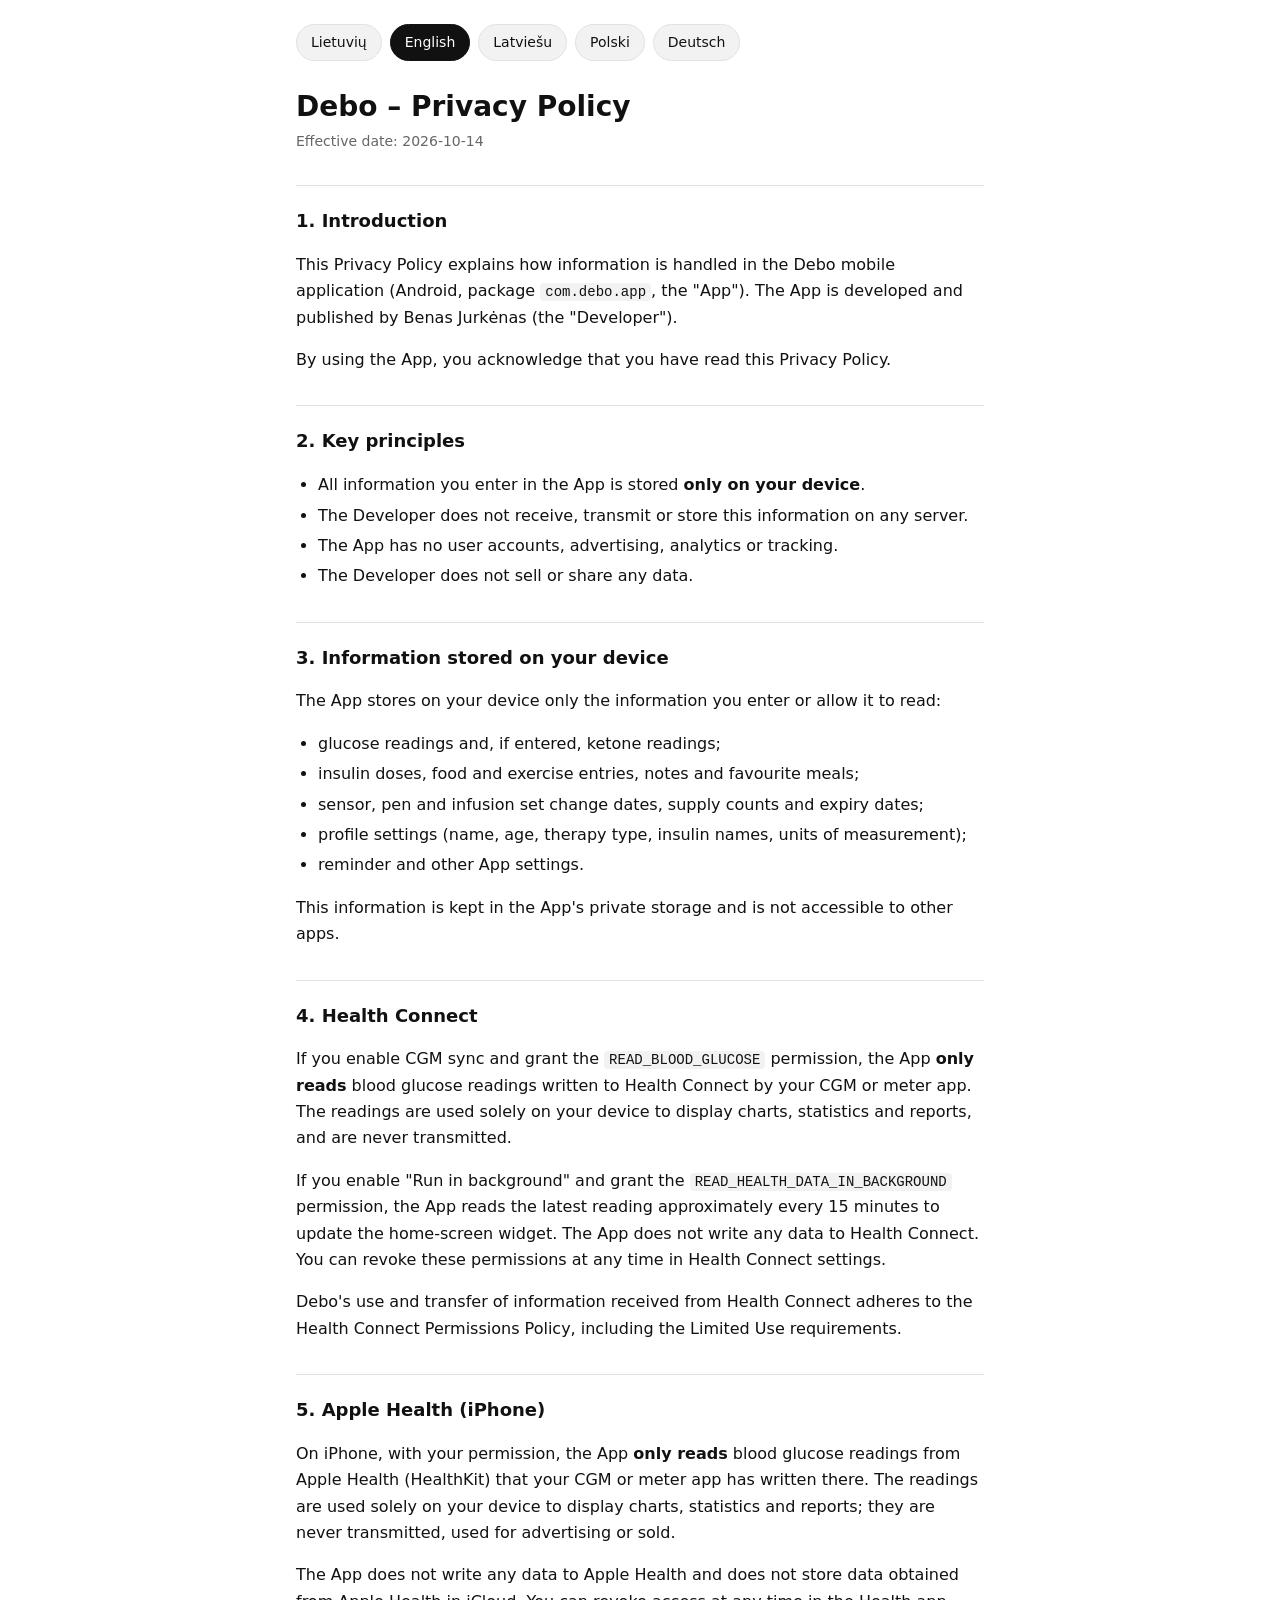
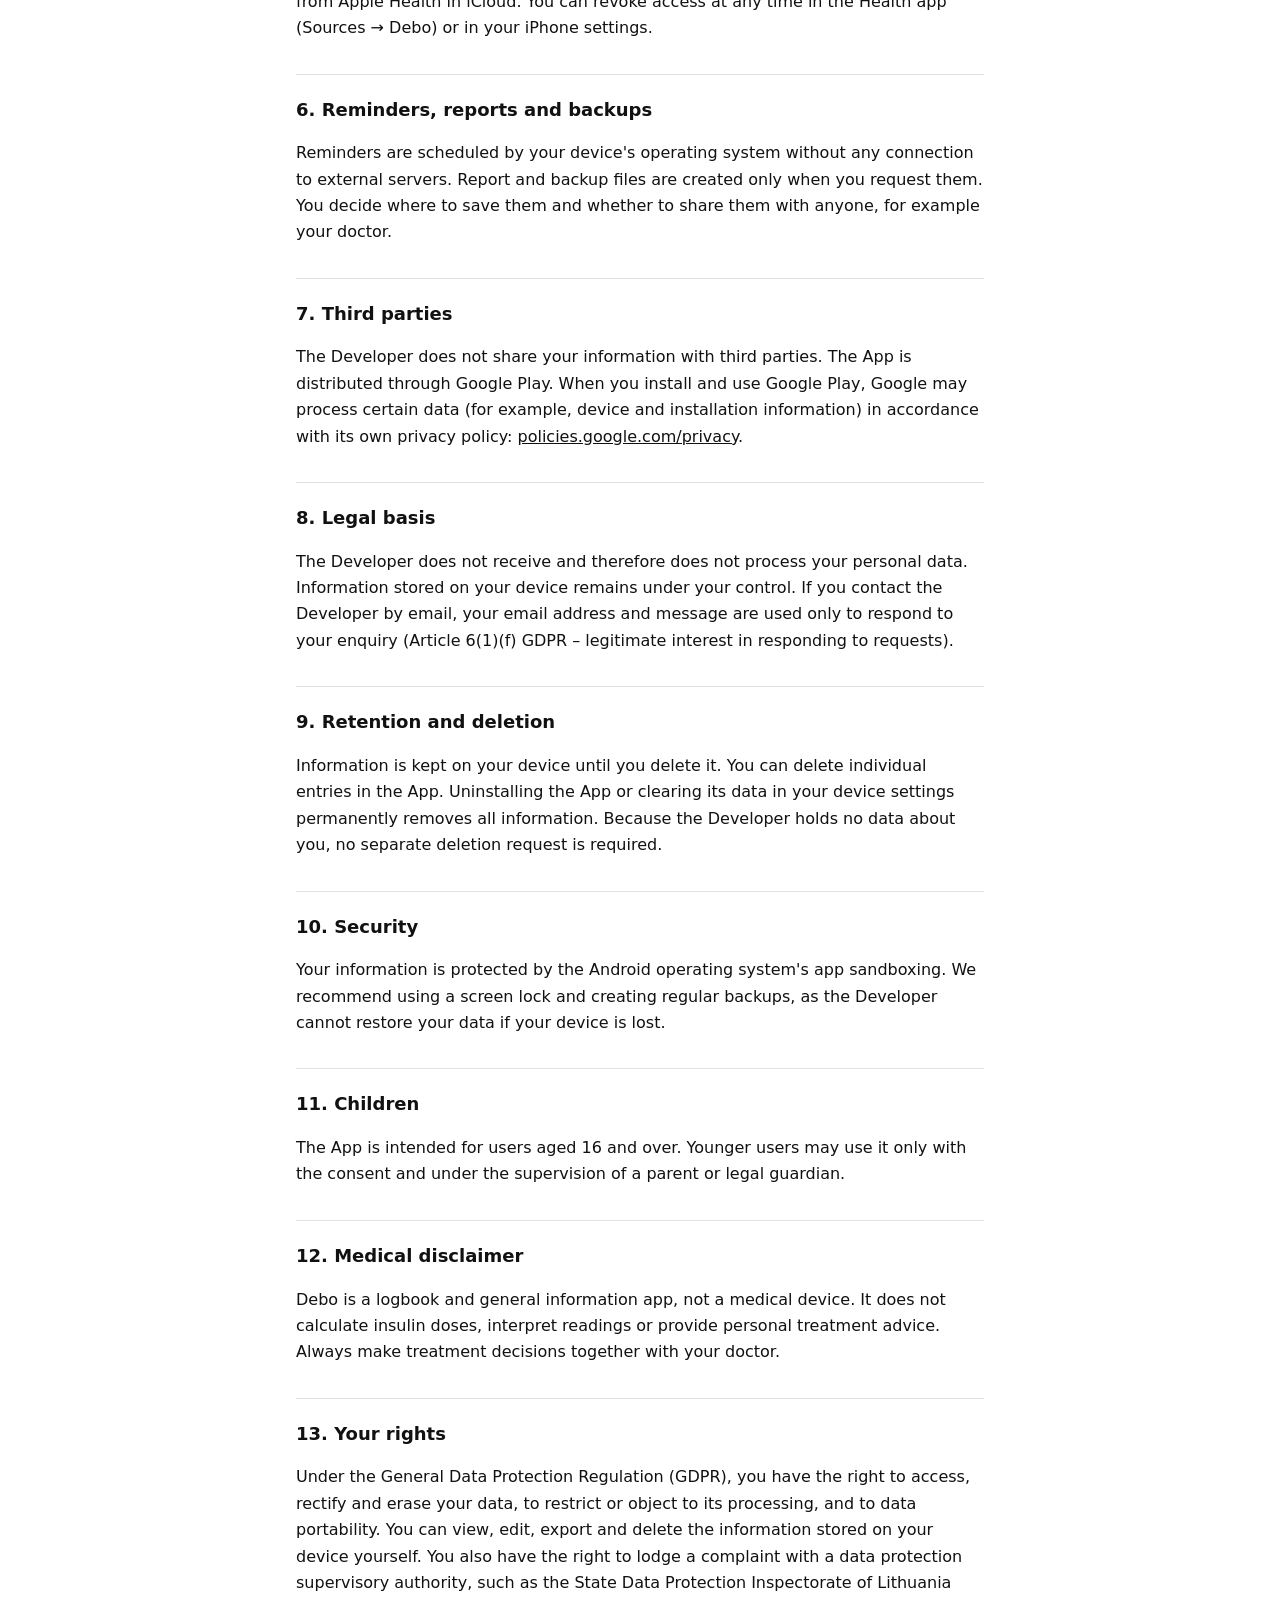
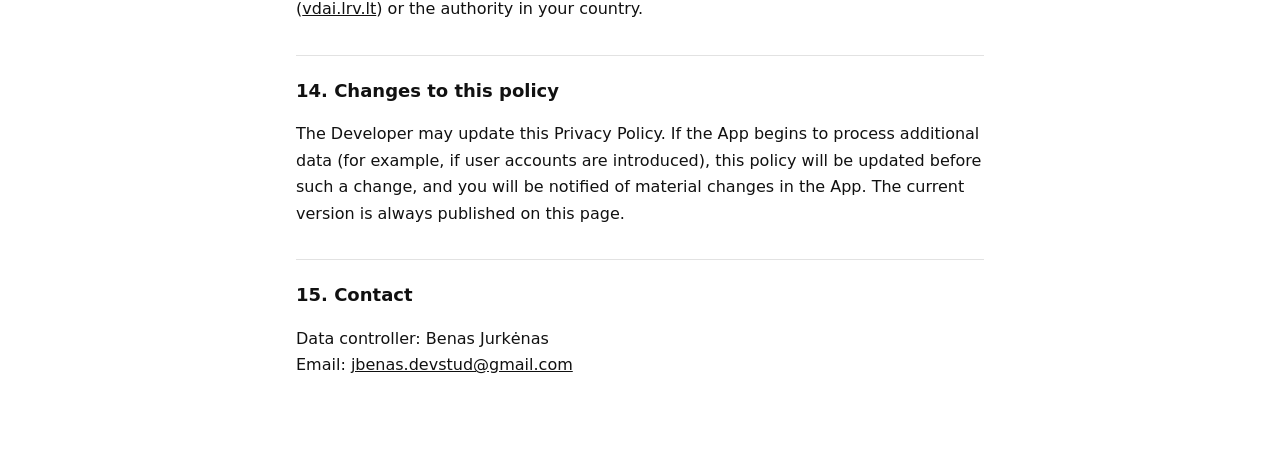
<file: Debo_IOS/privacy-site/index.html>
<!doctype html>
<html lang="en">
<head>
<meta charset="utf-8">
<meta name="viewport" content="width=device-width, initial-scale=1">
<title>Debo – Privacy Policy</title>
<style>
  :root { --bg:#fff; --fg:#111; --muted:#666; --line:#e2e2e2; --chip:#f2f2f2; }
  @media (prefers-color-scheme: dark) { :root { --bg:#111; --fg:#eee; --muted:#9a9a9a; --line:#2c2c2c; --chip:#1f1f1f; } }
  * { box-sizing:border-box; }
  body { margin:0; background:var(--bg); color:var(--fg); font:16px/1.65 system-ui, -apple-system, "Segoe UI", Roboto, sans-serif; }
  main { max-width:720px; margin:0 auto; padding:24px 16px 64px; }
  nav { display:flex; flex-wrap:wrap; gap:8px; margin-bottom:28px; }
  nav button { border:1px solid var(--line); background:var(--chip); color:var(--fg); border-radius:999px; padding:6px 14px; font:inherit; font-size:14px; cursor:pointer; }
  nav button[aria-pressed="true"] { background:var(--fg); color:var(--bg); border-color:var(--fg); }
  h1 { font-size:28px; line-height:1.25; margin:0 0 6px; }
  h2 { font-size:18px; margin:32px 0 8px; padding-top:20px; border-top:1px solid var(--line); }
  .updated { color:var(--muted); font-size:14px; margin:0; }
  ul { padding-left:22px; }
  li { margin:4px 0; }
  a { color:inherit; }
  code { background:var(--chip); padding:1px 5px; border-radius:4px; font-size:14px; }
</style>
</head>
<body>
<main>
  <nav id="langs"></nav>
  <h1 id="title"></h1>
  <p class="updated" id="updated"></p>
  <div id="content"></div>
</main>
<script>
const CONTROLLER = 'Benas Jurkėnas';
const CONTACT = 'jbenas.devstud@gmail.com';
const UPDATED = '2026-10-14';

const TEXT = {
  lt: {
    name: 'Lietuvių', title: 'Privatumo politika', updated: 'Įsigalioja nuo',
    sections: [
      ['Bendrosios nuostatos', `<p>Ši privatumo politika paaiškina, kaip mobiliojoje programėlėje „Debo“ (Android, paketas <code>com.debo.app</code>, toliau – Programėlė) tvarkoma informacija. Programėlę kuria ir platina {controller} (toliau – Kūrėjas).</p>
        <p>Naudodamiesi Programėle, patvirtinate, kad susipažinote su šia politika.</p>`],
      ['Pagrindiniai principai', `<ul>
        <li>Visa informacija, kurią įvedate į Programėlę, saugoma <strong>tik jūsų įrenginyje</strong>.</li>
        <li>Kūrėjas šios informacijos negauna, neperduoda ir nesaugo jokiuose serveriuose.</li>
        <li>Programėlėje nėra paskyrų, reklamos, analitikos ar naudotojų sekimo priemonių.</li>
        <li>Kūrėjas neparduoda ir niekam neperduoda jokių duomenų.</li>
      </ul>`],
      ['Įrenginyje saugoma informacija', `<p>Programėlė jūsų įrenginyje saugo tik tą informaciją, kurią įvedate patys arba leidžiate nuskaityti:</p>
        <ul>
          <li>gliukozės rodmenys ir, jei įvedate, ketonų rodmenys;</li>
          <li>insulino dozės, maisto ir fizinio aktyvumo įrašai, pastabos, mėgstami valgiai;</li>
          <li>sensoriaus, švirkštiklio ar infuzijos rinkinio keitimo datos, atsargų kiekiai ir galiojimo datos;</li>
          <li>profilio nustatymai (vardas, amžius, gydymo būdas, insulino pavadinimai, matavimo vienetai);</li>
          <li>priminimų ir kiti Programėlės nustatymai.</li>
        </ul>
        <p>Ši informacija laikoma Programėlės vidinėje saugykloje ir kitoms programėlėms neprieinama.</p>`],
      ['Health Connect', `<p>Jeigu įjungiate CGM sinchronizavimą, Programėlė, gavusi jūsų leidimą <code>READ_BLOOD_GLUCOSE</code>, <strong>tik skaito</strong> kraujo gliukozės rodmenis, kuriuos į „Health Connect“ įrašo jūsų CGM ar gliukomačio programėlė. Rodmenys naudojami tik įrenginyje: grafikui, statistikai ir ataskaitai sudaryti. Jie niekur neperduodami.</p>
        <p>Jeigu įjungiate funkciją „Veikti fone“, Programėlė, gavusi leidimą <code>READ_HEALTH_DATA_IN_BACKGROUND</code>, maždaug kas 15 minučių nuskaito naujausią rodmenį pagrindinio ekrano valdikliui atnaujinti. Programėlė į „Health Connect“ nieko neįrašo. Leidimus galite bet kada atšaukti „Health Connect“ nustatymuose.</p>
        <p>„Debo“ naudoja ir perduoda iš „Health Connect“ gautą informaciją laikydamasi „Health Connect“ leidimų politikos, įskaitant riboto naudojimo (angl. <em>Limited Use</em>) reikalavimus.</p>`],
      ['Apple Health (iPhone)', `<p>iPhone versijoje Programėlė, gavusi jūsų leidimą, <strong>tik skaito</strong> kraujo gliukozės rodmenis iš „Apple Health“ (HealthKit), kuriuos ten įrašo jūsų CGM ar gliukomačio programėlė. Rodmenys naudojami tik įrenginyje: grafikui, statistikai ir ataskaitai sudaryti. Jie niekur neperduodami, nenaudojami reklamai ir neparduodami.</p>
        <p>Programėlė į „Apple Health“ nieko neįrašo ir nesaugo iš „Apple Health“ gautų duomenų „iCloud“. Leidimą galite bet kada atšaukti programėlėje „Sveikata“ (Šaltiniai → Debo) arba iPhone nustatymuose.</p>`],
      ['Priminimai, ataskaitos ir atsarginės kopijos', `<p>Priminimus planuoja jūsų įrenginio operacinė sistema, be jokio ryšio su išoriniais serveriais. Ataskaitų ir atsarginių kopijų failai kuriami tik jūsų veiksmu. Jūs pats sprendžiate, kur juos išsaugoti ir ar kam nors juos perduoti, pavyzdžiui, gydytojui.</p>`],
      ['Trečiosios šalys', `<p>Kūrėjas jūsų informacijos trečiosioms šalims neperduoda. Programėlė platinama per „Google Play“. Diegimo ir naudojimosi „Google Play“ metu „Google“ gali tvarkyti tam tikrus duomenis (pavyzdžiui, apie įrenginį ir diegimą) pagal savo privatumo politiką: <a href="https://policies.google.com/privacy">policies.google.com/privacy</a>.</p>`],
      ['Teisinis pagrindas', `<p>Kadangi Kūrėjas jūsų asmens duomenų negauna, jų netvarko. Jūsų įrenginyje saugoma informacija lieka jūsų kontrolėje. Jeigu susisiekiate su Kūrėju el. paštu, jūsų el. pašto adresas ir laiško turinys naudojami tik atsakymui pateikti (BDAR 6 straipsnio 1 dalies f punktas – teisėtas interesas atsakyti į užklausą).</p>`],
      ['Saugojimas ir ištrynimas', `<p>Informacija įrenginyje saugoma tol, kol ją ištrinate. Atskirus įrašus galite ištrinti Programėlėje. Visą informaciją ištrinsite pašalinę Programėlę arba išvalę jos duomenis įrenginio nustatymuose. Kadangi Kūrėjas jūsų duomenų neturi, papildomo prašymo pateikti nereikia.</p>`],
      ['Saugumas', `<p>Informaciją saugo „Android“ operacinės sistemos programėlių izoliacija. Rekomenduojame naudoti įrenginio ekrano užraktą ir reguliariai kurti atsargines kopijas, nes praradus įrenginį Kūrėjas negali atkurti jūsų duomenų.</p>`],
      ['Vaikai', `<p>Programėlė skirta 16 metų ir vyresniems asmenims. Jaunesni asmenys ja gali naudotis tik su tėvų ar globėjų sutikimu ir jiems prižiūrint.</p>`],
      ['Medicininis įspėjimas', `<p>„Debo“ yra įrašų (dienoraščio) ir bendrosios informacijos programėlė, o ne medicinos priemonė. Ji neskaičiuoja insulino dozių, neinterpretuoja rodmenų ir neteikia individualių gydymo rekomendacijų. Sprendimus dėl gydymo priimkite kartu su savo gydytoju.</p>`],
      ['Jūsų teisės', `<p>Pagal Bendrąjį duomenų apsaugos reglamentą (BDAR) turite teisę susipažinti su savo duomenimis, juos ištaisyti, ištrinti, apriboti jų tvarkymą ir nesutikti su tvarkymu. Įrenginyje saugomą informaciją galite peržiūrėti, keisti, eksportuoti ir ištrinti patys. Taip pat turite teisę pateikti skundą Valstybinei duomenų apsaugos inspekcijai (<a href="https://vdai.lrv.lt">vdai.lrv.lt</a>) arba savo šalies priežiūros institucijai.</p>`],
      ['Politikos pakeitimai', `<p>Kūrėjas gali atnaujinti šią politiką. Jeigu Programėlė pradėtų tvarkyti daugiau duomenų (pavyzdžiui, atsirastų paskyros), politika bus atnaujinta prieš tokį pakeitimą, o apie esminius pakeitimus bus pranešta Programėlėje. Galiojanti redakcija visada skelbiama šiame puslapyje.</p>`],
      ['Kontaktai', `<p>Duomenų valdytojas: {controller}<br>El. paštas: {contact}</p>`]
    ]
  },
  en: {
    name: 'English', title: 'Privacy Policy', updated: 'Effective date',
    sections: [
      ['Introduction', `<p>This Privacy Policy explains how information is handled in the Debo mobile application (Android, package <code>com.debo.app</code>, the "App"). The App is developed and published by {controller} (the "Developer").</p>
        <p>By using the App, you acknowledge that you have read this Privacy Policy.</p>`],
      ['Key principles', `<ul>
        <li>All information you enter in the App is stored <strong>only on your device</strong>.</li>
        <li>The Developer does not receive, transmit or store this information on any server.</li>
        <li>The App has no user accounts, advertising, analytics or tracking.</li>
        <li>The Developer does not sell or share any data.</li>
      </ul>`],
      ['Information stored on your device', `<p>The App stores on your device only the information you enter or allow it to read:</p>
        <ul>
          <li>glucose readings and, if entered, ketone readings;</li>
          <li>insulin doses, food and exercise entries, notes and favourite meals;</li>
          <li>sensor, pen and infusion set change dates, supply counts and expiry dates;</li>
          <li>profile settings (name, age, therapy type, insulin names, units of measurement);</li>
          <li>reminder and other App settings.</li>
        </ul>
        <p>This information is kept in the App's private storage and is not accessible to other apps.</p>`],
      ['Health Connect', `<p>If you enable CGM sync and grant the <code>READ_BLOOD_GLUCOSE</code> permission, the App <strong>only reads</strong> blood glucose readings written to Health Connect by your CGM or meter app. The readings are used solely on your device to display charts, statistics and reports, and are never transmitted.</p>
        <p>If you enable "Run in background" and grant the <code>READ_HEALTH_DATA_IN_BACKGROUND</code> permission, the App reads the latest reading approximately every 15 minutes to update the home-screen widget. The App does not write any data to Health Connect. You can revoke these permissions at any time in Health Connect settings.</p>
        <p>Debo's use and transfer of information received from Health Connect adheres to the Health Connect Permissions Policy, including the Limited Use requirements.</p>`],
      ['Apple Health (iPhone)', `<p>On iPhone, with your permission, the App <strong>only reads</strong> blood glucose readings from Apple Health (HealthKit) that your CGM or meter app has written there. The readings are used solely on your device to display charts, statistics and reports; they are never transmitted, used for advertising or sold.</p>
        <p>The App does not write any data to Apple Health and does not store data obtained from Apple Health in iCloud. You can revoke access at any time in the Health app (Sources → Debo) or in your iPhone settings.</p>`],
      ['Reminders, reports and backups', `<p>Reminders are scheduled by your device's operating system without any connection to external servers. Report and backup files are created only when you request them. You decide where to save them and whether to share them with anyone, for example your doctor.</p>`],
      ['Third parties', `<p>The Developer does not share your information with third parties. The App is distributed through Google Play. When you install and use Google Play, Google may process certain data (for example, device and installation information) in accordance with its own privacy policy: <a href="https://policies.google.com/privacy">policies.google.com/privacy</a>.</p>`],
      ['Legal basis', `<p>The Developer does not receive and therefore does not process your personal data. Information stored on your device remains under your control. If you contact the Developer by email, your email address and message are used only to respond to your enquiry (Article 6(1)(f) GDPR – legitimate interest in responding to requests).</p>`],
      ['Retention and deletion', `<p>Information is kept on your device until you delete it. You can delete individual entries in the App. Uninstalling the App or clearing its data in your device settings permanently removes all information. Because the Developer holds no data about you, no separate deletion request is required.</p>`],
      ['Security', `<p>Your information is protected by the Android operating system's app sandboxing. We recommend using a screen lock and creating regular backups, as the Developer cannot restore your data if your device is lost.</p>`],
      ['Children', `<p>The App is intended for users aged 16 and over. Younger users may use it only with the consent and under the supervision of a parent or legal guardian.</p>`],
      ['Medical disclaimer', `<p>Debo is a logbook and general information app, not a medical device. It does not calculate insulin doses, interpret readings or provide personal treatment advice. Always make treatment decisions together with your doctor.</p>`],
      ['Your rights', `<p>Under the General Data Protection Regulation (GDPR), you have the right to access, rectify and erase your data, to restrict or object to its processing, and to data portability. You can view, edit, export and delete the information stored on your device yourself. You also have the right to lodge a complaint with a data protection supervisory authority, such as the State Data Protection Inspectorate of Lithuania (<a href="https://vdai.lrv.lt">vdai.lrv.lt</a>) or the authority in your country.</p>`],
      ['Changes to this policy', `<p>The Developer may update this Privacy Policy. If the App begins to process additional data (for example, if user accounts are introduced), this policy will be updated before such a change, and you will be notified of material changes in the App. The current version is always published on this page.</p>`],
      ['Contact', `<p>Data controller: {controller}<br>Email: {contact}</p>`]
    ]
  },
  lv: {
    name: 'Latviešu', title: 'Privātuma politika', updated: 'Spēkā no',
    sections: [
      ['Vispārīgie noteikumi', `<p>Šī privātuma politika skaidro, kā tiek apstrādāta informācija mobilajā lietotnē Debo (Android, pakotne <code>com.debo.app</code>, turpmāk – Lietotne). Lietotni izstrādā un izplata {controller} (turpmāk – Izstrādātājs).</p>
        <p>Lietojot Lietotni, jūs apliecināt, ka esat iepazinies ar šo politiku.</p>`],
      ['Galvenie principi', `<ul>
        <li>Visa informācija, ko ievadāt Lietotnē, tiek glabāta <strong>tikai jūsu ierīcē</strong>.</li>
        <li>Izstrādātājs šo informāciju nesaņem, nenodod un neglabā nevienā serverī.</li>
        <li>Lietotnē nav lietotāju kontu, reklāmu, analītikas vai izsekošanas.</li>
        <li>Izstrādātājs nepārdod un nenodod nekādus datus.</li>
      </ul>`],
      ['Ierīcē glabātā informācija', `<p>Lietotne jūsu ierīcē glabā tikai to informāciju, ko ievadāt paši vai atļaujat nolasīt:</p>
        <ul>
          <li>glikozes rādījumus un, ja tos ievadāt, ketonu rādījumus;</li>
          <li>insulīna devas, ēdienu un fizisko aktivitāšu ierakstus, piezīmes un iecienītās maltītes;</li>
          <li>sensora, pildspalvas un infūzijas komplekta maiņas datumus, krājumu daudzumus un derīguma termiņus;</li>
          <li>profila iestatījumus (vārdu, vecumu, terapijas veidu, insulīnu nosaukumus, mērvienības);</li>
          <li>atgādinājumu un citus Lietotnes iestatījumus.</li>
        </ul>
        <p>Šī informācija tiek glabāta Lietotnes privātajā krātuvē un nav pieejama citām lietotnēm.</p>`],
      ['Health Connect', `<p>Ja ieslēdzat CGM sinhronizāciju un piešķirat atļauju <code>READ_BLOOD_GLUCOSE</code>, Lietotne <strong>tikai nolasa</strong> asins glikozes rādījumus, ko Health Connect ieraksta jūsu CGM vai glikometra lietotne. Rādījumi tiek izmantoti tikai jūsu ierīcē – grafikiem, statistikai un atskaitēm – un netiek nekur nosūtīti.</p>
        <p>Ja ieslēdzat funkciju “Darboties fonā” un piešķirat atļauju <code>READ_HEALTH_DATA_IN_BACKGROUND</code>, Lietotne aptuveni ik pēc 15 minūtēm nolasa jaunāko rādījumu, lai atjauninātu sākuma ekrāna logrīku. Lietotne neko neieraksta Health Connect. Atļaujas varat jebkurā laikā atsaukt Health Connect iestatījumos.</p>
        <p>Debo no Health Connect saņemtās informācijas izmantošana un nodošana atbilst Health Connect atļauju politikai, tostarp ierobežotas izmantošanas (<em>Limited Use</em>) prasībām.</p>`],
      ['Apple Health (iPhone)', `<p>iPhone versijā Lietotne ar jūsu atļauju <strong>tikai nolasa</strong> asins glikozes rādījumus no Apple Health (HealthKit), ko tur ieraksta jūsu CGM vai glikometra lietotne. Rādījumi tiek izmantoti tikai jūsu ierīcē – grafikiem, statistikai un atskaitēm – un netiek nekur nosūtīti, izmantoti reklāmai vai pārdoti.</p>
        <p>Lietotne neko neieraksta Apple Health un neglabā no Apple Health iegūtos datus iCloud. Piekļuvi varat jebkurā laikā atsaukt lietotnē Veselība (Avoti → Debo) vai iPhone iestatījumos.</p>`],
      ['Atgādinājumi, atskaites un rezerves kopijas', `<p>Atgādinājumus plāno jūsu ierīces operētājsistēma bez savienojuma ar ārējiem serveriem. Atskaišu un rezerves kopiju faili tiek izveidoti tikai pēc jūsu pieprasījuma. Jūs paši izlemjat, kur tos saglabāt un vai tos kādam nodot, piemēram, savam ārstam.</p>`],
      ['Trešās personas', `<p>Izstrādātājs jūsu informāciju trešajām personām nenodod. Lietotne tiek izplatīta, izmantojot Google Play. Instalējot un lietojot Google Play, Google var apstrādāt noteiktus datus (piemēram, informāciju par ierīci un instalēšanu) saskaņā ar savu privātuma politiku: <a href="https://policies.google.com/privacy">policies.google.com/privacy</a>.</p>`],
      ['Juridiskais pamats', `<p>Izstrādātājs jūsu personas datus nesaņem un tāpēc tos neapstrādā. Jūsu ierīcē glabātā informācija paliek jūsu kontrolē. Ja sazināties ar Izstrādātāju pa e-pastu, jūsu e-pasta adrese un ziņojums tiek izmantoti tikai atbildes sniegšanai (VDAR 6. panta 1. punkta f) apakšpunkts – leģitīmās intereses atbildēt uz pieprasījumu).</p>`],
      ['Glabāšana un dzēšana', `<p>Informācija tiek glabāta jūsu ierīcē, līdz to izdzēšat. Atsevišķus ierakstus varat dzēst Lietotnē. Atinstalējot Lietotni vai notīrot tās datus ierīces iestatījumos, visa informācija tiek neatgriezeniski dzēsta. Tā kā Izstrādātāja rīcībā nav jūsu datu, atsevišķs dzēšanas pieprasījums nav nepieciešams.</p>`],
      ['Drošība', `<p>Jūsu informāciju aizsargā Android operētājsistēmas lietotņu izolācija. Iesakām izmantot ekrāna bloķēšanu un regulāri veidot rezerves kopijas, jo ierīces nozaudēšanas gadījumā Izstrādātājs nevar atjaunot jūsu datus.</p>`],
      ['Bērni', `<p>Lietotne paredzēta lietotājiem no 16 gadu vecuma. Jaunāki lietotāji to drīkst lietot tikai ar vecāku vai likumīgo aizbildņu piekrišanu un viņu uzraudzībā.</p>`],
      ['Medicīniska atruna', `<p>Debo ir ierakstu (dienasgrāmatas) un vispārīgas informācijas lietotne, nevis medicīniska ierīce. Tā neaprēķina insulīna devas, neinterpretē rādījumus un nesniedz individuālus ārstēšanas ieteikumus. Lēmumus par ārstēšanu vienmēr pieņemiet kopā ar savu ārstu.</p>`],
      ['Jūsu tiesības', `<p>Saskaņā ar Vispārīgo datu aizsardzības regulu (VDAR) jums ir tiesības piekļūt saviem datiem, labot un dzēst tos, ierobežot to apstrādi vai iebilst pret to, kā arī tiesības uz datu pārnesamību. Ierīcē glabāto informāciju varat paši apskatīt, labot, eksportēt un dzēst. Jums ir arī tiesības iesniegt sūdzību uzraudzības iestādē, piemēram, Datu valsts inspekcijā (<a href="https://www.dvi.gov.lv">dvi.gov.lv</a>).</p>`],
      ['Politikas izmaiņas', `<p>Izstrādātājs var atjaunināt šo politiku. Ja Lietotne sāks apstrādāt papildu datus (piemēram, tiks ieviesti lietotāju konti), politika tiks atjaunināta pirms šādām izmaiņām, un par būtiskām izmaiņām jūs tiksiet informēts Lietotnē. Spēkā esošā redakcija vienmēr tiek publicēta šajā lapā.</p>`],
      ['Kontaktinformācija', `<p>Pārzinis: {controller}<br>E-pasts: {contact}</p>`]
    ]
  },
  pl: {
    name: 'Polski', title: 'Polityka prywatności', updated: 'Obowiązuje od',
    sections: [
      ['Postanowienia ogólne', `<p>Niniejsza Polityka prywatności określa zasady postępowania z informacjami w aplikacji mobilnej Debo (Android, pakiet <code>com.debo.app</code>, dalej: „Aplikacja”). Twórcą i wydawcą Aplikacji jest {controller} (dalej: „Twórca”).</p>
        <p>Korzystając z Aplikacji, Użytkownik potwierdza, że zapoznał się z niniejszą Polityką.</p>`],
      ['Najważniejsze zasady', `<ul>
        <li>Wszystkie informacje wprowadzane do Aplikacji są przechowywane <strong>wyłącznie na urządzeniu Użytkownika</strong>.</li>
        <li>Twórca nie otrzymuje tych informacji, nie przekazuje ich ani nie przechowuje na żadnym serwerze.</li>
        <li>Aplikacja nie posiada kont użytkowników, reklam, narzędzi analitycznych ani mechanizmów śledzenia.</li>
        <li>Twórca nie sprzedaje ani nie udostępnia żadnych danych.</li>
      </ul>`],
      ['Informacje przechowywane na urządzeniu', `<p>Aplikacja przechowuje na urządzeniu wyłącznie informacje wprowadzone przez Użytkownika lub te, do których odczytu Użytkownik udzielił zgody:</p>
        <ul>
          <li>pomiary glukozy oraz – jeśli zostaną wprowadzone – pomiary ketonów;</li>
          <li>dawki insuliny, wpisy dotyczące posiłków i aktywności fizycznej, notatki i ulubione posiłki;</li>
          <li>daty wymiany sensora, pena lub zestawu infuzyjnego, stany zapasów i daty ważności;</li>
          <li>ustawienia profilu (imię, wiek, rodzaj terapii, nazwy insulin, jednostki miary);</li>
          <li>ustawienia przypomnień i inne ustawienia Aplikacji.</li>
        </ul>
        <p>Informacje te są przechowywane w prywatnej pamięci Aplikacji i nie są dostępne dla innych aplikacji.</p>`],
      ['Health Connect', `<p>Jeżeli Użytkownik włączy synchronizację CGM i udzieli uprawnienia <code>READ_BLOOD_GLUCOSE</code>, Aplikacja <strong>wyłącznie odczytuje</strong> pomiary glukozy we krwi zapisywane w Health Connect przez aplikację CGM lub glukometru. Pomiary są wykorzystywane wyłącznie na urządzeniu – do wyświetlania wykresów, statystyk i raportów – i nigdzie nie są przesyłane.</p>
        <p>Jeżeli Użytkownik włączy funkcję „Działanie w tle” i udzieli uprawnienia <code>READ_HEALTH_DATA_IN_BACKGROUND</code>, Aplikacja mniej więcej co 15 minut odczytuje najnowszy pomiar w celu aktualizacji widżetu na ekranie głównym. Aplikacja nie zapisuje żadnych danych w Health Connect. Uprawnienia można w każdej chwili cofnąć w ustawieniach Health Connect.</p>
        <p>Wykorzystywanie i przekazywanie przez Debo informacji otrzymanych z Health Connect jest zgodne z Zasadami dotyczącymi uprawnień Health Connect, w tym z wymogami ograniczonego użycia (<em>Limited Use</em>).</p>`],
      ['Apple Health (iPhone)', `<p>W wersji na iPhone Aplikacja, za zgodą Użytkownika, <strong>wyłącznie odczytuje</strong> pomiary glukozy we krwi z Apple Health (HealthKit), zapisane tam przez aplikację CGM lub glukometru. Pomiary są wykorzystywane wyłącznie na urządzeniu – do wyświetlania wykresów, statystyk i raportów – i nigdy nie są przesyłane, wykorzystywane do reklam ani sprzedawane.</p>
        <p>Aplikacja nie zapisuje żadnych danych w Apple Health i nie przechowuje danych uzyskanych z Apple Health w iCloud. Dostęp można w każdej chwili cofnąć w aplikacji Zdrowie (Źródła → Debo) lub w ustawieniach iPhone'a.</p>`],
      ['Przypomnienia, raporty i kopie zapasowe', `<p>Przypomnienia są planowane przez system operacyjny urządzenia, bez połączenia z zewnętrznymi serwerami. Pliki raportów i kopii zapasowych są tworzone wyłącznie na żądanie Użytkownika. Użytkownik sam decyduje, gdzie je zapisać i czy komukolwiek je przekazać, na przykład lekarzowi.</p>`],
      ['Podmioty trzecie', `<p>Twórca nie przekazuje informacji Użytkownika podmiotom trzecim. Aplikacja jest dystrybuowana za pośrednictwem Google Play. Podczas instalacji i korzystania z Google Play firma Google może przetwarzać określone dane (np. informacje o urządzeniu i instalacji) zgodnie z własną polityką prywatności: <a href="https://policies.google.com/privacy">policies.google.com/privacy</a>.</p>`],
      ['Podstawa prawna', `<p>Twórca nie otrzymuje danych osobowych Użytkownika, a zatem ich nie przetwarza. Informacje przechowywane na urządzeniu pozostają pod kontrolą Użytkownika. W przypadku kontaktu z Twórcą drogą e-mailową adres e-mail i treść wiadomości są wykorzystywane wyłącznie w celu udzielenia odpowiedzi (art. 6 ust. 1 lit. f RODO – prawnie uzasadniony interes polegający na udzieleniu odpowiedzi na zapytanie).</p>`],
      ['Przechowywanie i usuwanie danych', `<p>Informacje są przechowywane na urządzeniu do czasu ich usunięcia przez Użytkownika. Pojedyncze wpisy można usunąć w Aplikacji. Odinstalowanie Aplikacji lub wyczyszczenie jej danych w ustawieniach urządzenia trwale usuwa wszystkie informacje. Ponieważ Twórca nie posiada żadnych danych Użytkownika, odrębny wniosek o usunięcie danych nie jest wymagany.</p>`],
      ['Bezpieczeństwo', `<p>Informacje są chronione przez mechanizm izolacji aplikacji systemu Android. Zaleca się korzystanie z blokady ekranu i regularne tworzenie kopii zapasowych, ponieważ w razie utraty urządzenia Twórca nie ma możliwości odtworzenia danych.</p>`],
      ['Dzieci', `<p>Aplikacja jest przeznaczona dla osób w wieku od 16 lat. Osoby młodsze mogą z niej korzystać wyłącznie za zgodą i pod nadzorem rodzica lub opiekuna prawnego.</p>`],
      ['Zastrzeżenie medyczne', `<p>Debo jest dziennikiem i aplikacją informacyjną, a nie wyrobem medycznym. Nie oblicza dawek insuliny, nie interpretuje pomiarów i nie udziela indywidualnych zaleceń terapeutycznych. Decyzje dotyczące leczenia należy zawsze podejmować wspólnie z lekarzem.</p>`],
      ['Prawa Użytkownika', `<p>Zgodnie z ogólnym rozporządzeniem o ochronie danych (RODO) Użytkownikowi przysługuje prawo dostępu do danych, ich sprostowania i usunięcia, ograniczenia przetwarzania, wniesienia sprzeciwu oraz przenoszenia danych. Informacje przechowywane na urządzeniu Użytkownik może samodzielnie przeglądać, edytować, eksportować i usuwać. Użytkownikowi przysługuje również prawo wniesienia skargi do organu nadzorczego, np. Prezesa Urzędu Ochrony Danych Osobowych (<a href="https://uodo.gov.pl">uodo.gov.pl</a>).</p>`],
      ['Zmiany Polityki', `<p>Twórca może aktualizować niniejszą Politykę. Jeżeli Aplikacja zacznie przetwarzać dodatkowe dane (np. zostaną wprowadzone konta użytkowników), Polityka zostanie zaktualizowana przed taką zmianą, a o istotnych zmianach Użytkownik zostanie poinformowany w Aplikacji. Aktualna wersja jest zawsze publikowana na tej stronie.</p>`],
      ['Kontakt', `<p>Administrator: {controller}<br>E-mail: {contact}</p>`]
    ]
  },
  de: {
    name: 'Deutsch', title: 'Datenschutzerklärung', updated: 'Gültig ab',
    sections: [
      ['Allgemeines', `<p>Diese Datenschutzerklärung erläutert, wie Informationen in der mobilen Anwendung Debo (Android, Paket <code>com.debo.app</code>, nachfolgend „App“) behandelt werden. Die App wird von {controller} (nachfolgend „Entwickler“) entwickelt und veröffentlicht.</p>
        <p>Mit der Nutzung der App bestätigen Sie, diese Datenschutzerklärung zur Kenntnis genommen zu haben.</p>`],
      ['Grundsätze', `<ul>
        <li>Alle Informationen, die Sie in die App eingeben, werden <strong>ausschließlich auf Ihrem Gerät</strong> gespeichert.</li>
        <li>Der Entwickler erhält diese Informationen nicht, übermittelt sie nicht und speichert sie auf keinem Server.</li>
        <li>Die App verfügt über keine Benutzerkonten, keine Werbung, keine Analysewerkzeuge und kein Tracking.</li>
        <li>Der Entwickler verkauft keine Daten und gibt keine Daten weiter.</li>
      </ul>`],
      ['Auf Ihrem Gerät gespeicherte Informationen', `<p>Die App speichert auf Ihrem Gerät ausschließlich Informationen, die Sie selbst eingeben oder deren Abruf Sie erlauben:</p>
        <ul>
          <li>Glukosewerte und – sofern eingegeben – Ketonwerte;</li>
          <li>Insulindosen, Mahlzeiten- und Bewegungseinträge, Notizen und Lieblingsmahlzeiten;</li>
          <li>Wechseldaten von Sensor, Pen oder Infusionsset, Vorratsmengen und Ablaufdaten;</li>
          <li>Profileinstellungen (Name, Alter, Therapieform, Insulinbezeichnungen, Maßeinheiten);</li>
          <li>Erinnerungs- und sonstige App-Einstellungen.</li>
        </ul>
        <p>Diese Informationen werden im privaten Speicher der App abgelegt und sind für andere Apps nicht zugänglich.</p>`],
      ['Health Connect', `<p>Wenn Sie die CGM-Synchronisierung aktivieren und die Berechtigung <code>READ_BLOOD_GLUCOSE</code> erteilen, <strong>liest</strong> die App ausschließlich Blutzuckerwerte, die Ihre CGM- oder Messgeräte-App in Health Connect speichert. Die Werte werden nur auf Ihrem Gerät zur Darstellung von Diagrammen, Statistiken und Berichten verwendet und nicht übermittelt.</p>
        <p>Wenn Sie „Im Hintergrund ausführen“ aktivieren und die Berechtigung <code>READ_HEALTH_DATA_IN_BACKGROUND</code> erteilen, liest die App etwa alle 15 Minuten den aktuellen Wert, um das Startbildschirm-Widget zu aktualisieren. Die App schreibt keine Daten in Health Connect. Sie können die Berechtigungen jederzeit in den Health-Connect-Einstellungen widerrufen.</p>
        <p>Die Nutzung und Weitergabe von Informationen, die Debo von Health Connect erhält, erfolgt gemäß der Health-Connect-Berechtigungsrichtlinie, einschließlich der Anforderungen zur eingeschränkten Nutzung (<em>Limited Use</em>).</p>`],
      ['Apple Health (iPhone)', `<p>Auf dem iPhone <strong>liest</strong> die App mit Ihrer Erlaubnis ausschließlich Blutzuckerwerte aus Apple Health (HealthKit), die Ihre CGM- oder Messgeräte-App dort gespeichert hat. Die Werte werden nur auf Ihrem Gerät zur Darstellung von Diagrammen, Statistiken und Berichten verwendet und weder übermittelt noch für Werbung genutzt oder verkauft.</p>
        <p>Die App schreibt keine Daten in Apple Health und speichert aus Apple Health erhaltene Daten nicht in iCloud. Sie können den Zugriff jederzeit in der App Health (Quellen → Debo) oder in den iPhone-Einstellungen widerrufen.</p>`],
      ['Erinnerungen, Berichte und Sicherungen', `<p>Erinnerungen werden vom Betriebssystem Ihres Geräts geplant, ohne Verbindung zu externen Servern. Berichts- und Sicherungsdateien werden ausschließlich auf Ihre Veranlassung erstellt. Sie entscheiden selbst, wo Sie diese speichern und ob Sie sie weitergeben, beispielsweise an Ihre Ärztin oder Ihren Arzt.</p>`],
      ['Dritte', `<p>Der Entwickler gibt Ihre Informationen nicht an Dritte weiter. Die App wird über Google Play vertrieben. Bei der Installation und Nutzung von Google Play kann Google bestimmte Daten (z. B. Geräte- und Installationsinformationen) gemäß seiner eigenen Datenschutzerklärung verarbeiten: <a href="https://policies.google.com/privacy">policies.google.com/privacy</a>.</p>`],
      ['Rechtsgrundlage', `<p>Der Entwickler erhält keine personenbezogenen Daten von Ihnen und verarbeitet diese daher nicht. Die auf Ihrem Gerät gespeicherten Informationen verbleiben unter Ihrer Kontrolle. Wenn Sie den Entwickler per E-Mail kontaktieren, werden Ihre E-Mail-Adresse und Ihre Nachricht ausschließlich zur Beantwortung Ihrer Anfrage verwendet (Art. 6 Abs. 1 lit. f DSGVO – berechtigtes Interesse an der Beantwortung von Anfragen).</p>`],
      ['Speicherdauer und Löschung', `<p>Die Informationen bleiben auf Ihrem Gerät gespeichert, bis Sie sie löschen. Einzelne Einträge können Sie in der App löschen. Durch die Deinstallation der App oder das Löschen ihrer Daten in den Geräteeinstellungen werden alle Informationen dauerhaft entfernt. Da der Entwickler keine Daten über Sie besitzt, ist kein gesonderter Löschantrag erforderlich.</p>`],
      ['Sicherheit', `<p>Ihre Informationen werden durch die App-Isolation des Android-Betriebssystems geschützt. Wir empfehlen, eine Bildschirmsperre zu verwenden und regelmäßig Sicherungen zu erstellen, da der Entwickler Ihre Daten bei Verlust des Geräts nicht wiederherstellen kann.</p>`],
      ['Kinder', `<p>Die App richtet sich an Personen ab 16 Jahren. Jüngere Personen dürfen sie nur mit Zustimmung und unter Aufsicht eines Elternteils oder Erziehungsberechtigten nutzen.</p>`],
      ['Medizinischer Hinweis', `<p>Debo ist eine Tagebuch- und Informations-App und kein Medizinprodukt. Sie berechnet keine Insulindosen, interpretiert keine Werte und gibt keine individuellen Behandlungsempfehlungen. Treffen Sie Behandlungsentscheidungen stets gemeinsam mit Ihrer Ärztin oder Ihrem Arzt.</p>`],
      ['Ihre Rechte', `<p>Nach der Datenschutz-Grundverordnung (DSGVO) haben Sie das Recht auf Auskunft, Berichtigung, Löschung, Einschränkung der Verarbeitung, Widerspruch sowie Datenübertragbarkeit. Die auf Ihrem Gerät gespeicherten Informationen können Sie selbst einsehen, bearbeiten, exportieren und löschen. Zudem haben Sie das Recht, sich bei einer Datenschutz-Aufsichtsbehörde zu beschweren, beispielsweise bei der zuständigen Behörde Ihres Bundeslandes.</p>`],
      ['Änderungen dieser Erklärung', `<p>Der Entwickler kann diese Datenschutzerklärung aktualisieren. Sollte die App künftig weitere Daten verarbeiten (z. B. durch die Einführung von Benutzerkonten), wird diese Erklärung vor einer solchen Änderung angepasst, und über wesentliche Änderungen werden Sie in der App informiert. Die jeweils aktuelle Fassung ist stets auf dieser Seite veröffentlicht.</p>`],
      ['Kontakt', `<p>Verantwortlicher: {controller}<br>E-Mail: {contact}</p>`]
    ]
  }
};

const mail = `<a href="mailto:${CONTACT}">${CONTACT}</a>`;
function show(lang) {
  const text = TEXT[lang] || TEXT.en;
  document.documentElement.lang = lang;
  document.title = `Debo – ${text.title}`;
  document.getElementById('title').textContent = `Debo – ${text.title}`;
  document.getElementById('updated').textContent = `${text.updated}: ${UPDATED}`;
  document.getElementById('content').innerHTML = text.sections
    .map(([heading, body], i) => `<h2>${i + 1}. ${heading}</h2>${body.replaceAll('{controller}', CONTROLLER).replaceAll('{contact}', mail)}`)
    .join('');
  document.querySelectorAll('#langs button').forEach(b => b.setAttribute('aria-pressed', b.dataset.lang === lang));
  history.replaceState(null, '', `?lang=${lang}`);
}
document.getElementById('langs').innerHTML = Object.entries(TEXT)
  .map(([code, text]) => `<button type="button" data-lang="${code}">${text.name}</button>`).join('');
document.getElementById('langs').addEventListener('click', e => e.target.dataset.lang && show(e.target.dataset.lang));
const asked = new URLSearchParams(location.search).get('lang') || (navigator.language || 'en').slice(0, 2);
show(TEXT[asked] ? asked : 'en');
</script>
</body>
</html>
</file>
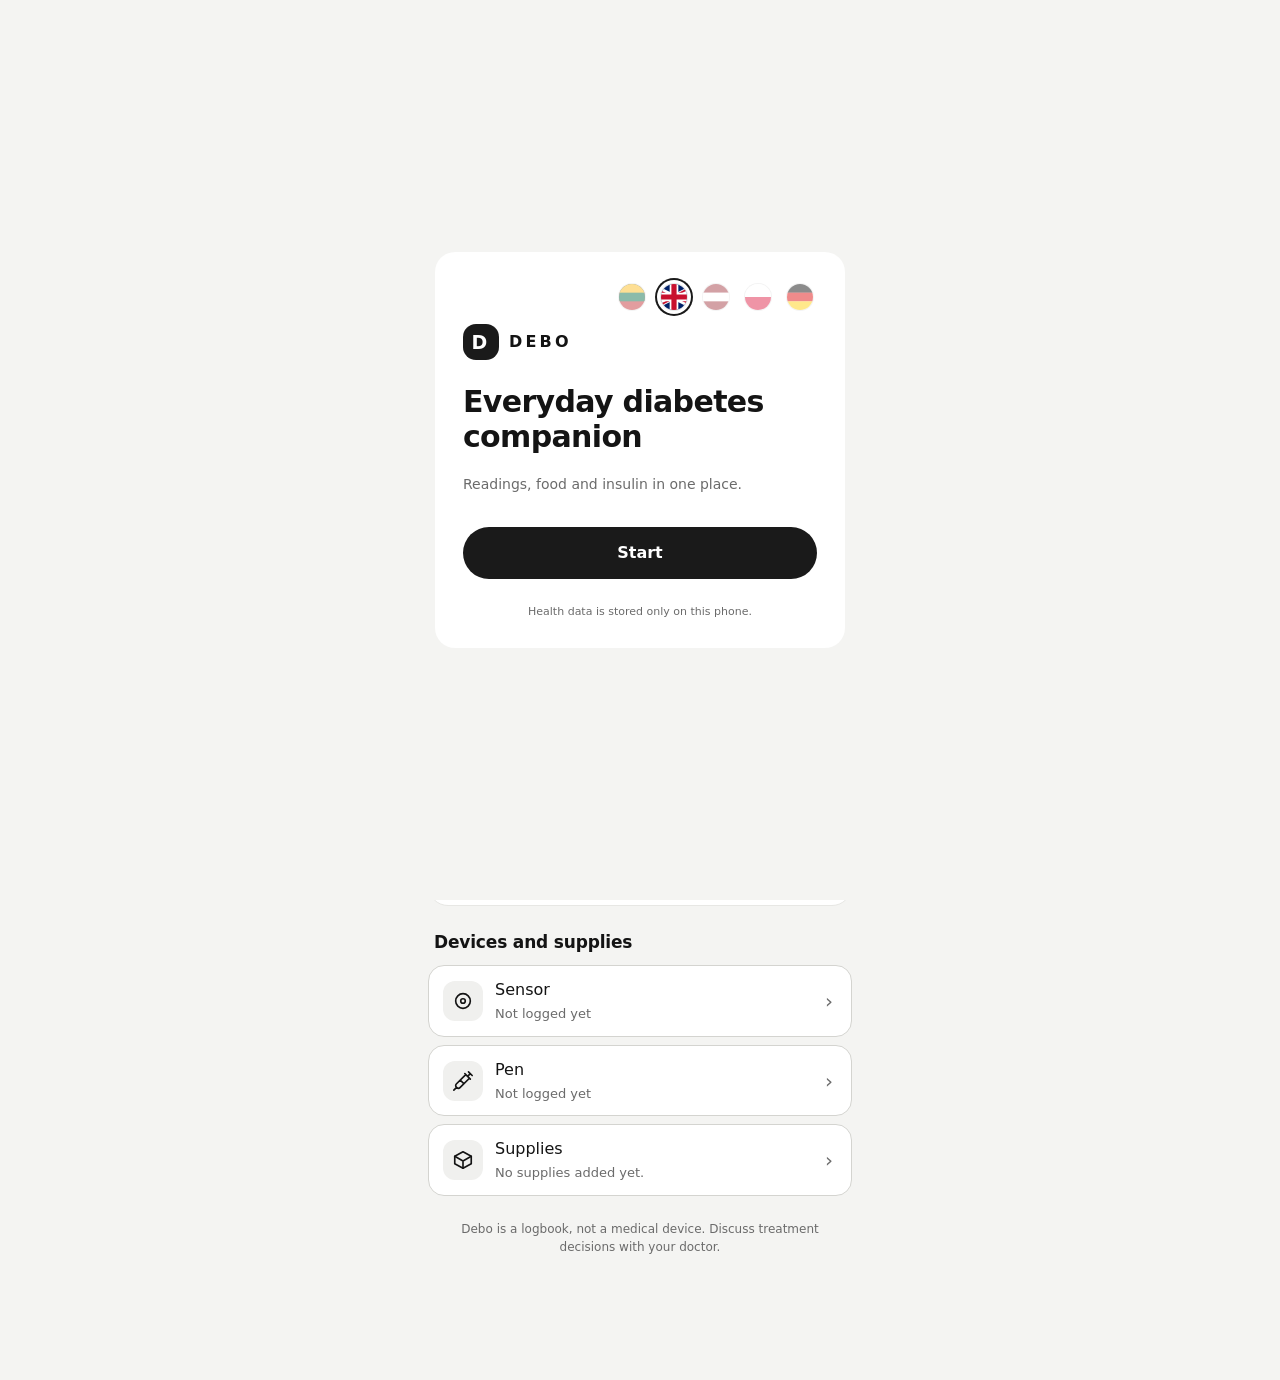
<file: Debo_IOS/Debo/www/index.html>
<!doctype html>
<html lang="lt">
<head>
<meta charset="UTF-8">
<meta name="viewport" content="width=device-width,initial-scale=1,viewport-fit=cover">
<meta name="theme-color" content="#F5F7F4">
<title>Debo</title>

<link rel="stylesheet" href="styles.css">
</head>

<body>
<section class="auth-screen" id="auth-screen" aria-labelledby="auth-title">
  <div class="auth-card">
    <div class="auth-language" data-i18n-aria="chooseLanguage" aria-label="Language">
      <button class="active" type="button" data-auth-language="lt" aria-label="Lietuvių"></button>
      <button type="button" data-auth-language="en" aria-label="English"></button>
      <button type="button" data-auth-language="lv" aria-label="Latviešu"></button>
      <button type="button" data-auth-language="pl" aria-label="Polski"></button>
      <button type="button" data-auth-language="de" aria-label="Deutsch"></button>
    </div>
    <div class="auth-brand"><span class="auth-mark">D</span><span>DEBO</span></div>
    <div id="auth-choice" class="auth-choice">
      <h1 id="auth-title" data-i18n="authTitle">Kasdienis diabeto palydovas</h1>
      <p class="auth-lead" data-i18n="authLead">Greitai registruokite rodmenis, maistą ir insuliną vienoje ramioje erdvėje.</p>

      <button class="primary" id="auth-open-login" type="button" data-i18n="signIn">Prisijungti</button>
      <button class="secondary" id="auth-open-signup" type="button" data-i18n="createAccount">Kurti paskyrą</button>

      <div class="auth-divider"><span data-i18n="or">arba</span></div>
      <div class="social-grid">
        <button class="social-button" type="button" data-auth-provider="Google" aria-label="Google">
          <svg class="social-logo" viewBox="0 0 18 18" aria-hidden="true"><path fill="#4285F4" d="M17.6 9.2c0-.6-.1-1.2-.2-1.7H9v3.2h4.8a4.1 4.1 0 0 1-1.8 2.7v2.2h2.9c1.7-1.6 2.7-3.8 2.7-6.4z"/><path fill="#34A853" d="M9 18c2.4 0 4.5-.8 6-2.2l-2.9-2.2c-.8.5-1.8.9-3.1.9-2.3 0-4.3-1.6-5-3.7H1v2.3A9 9 0 0 0 9 18z"/><path fill="#FBBC05" d="M4 10.8a5.4 5.4 0 0 1 0-3.5V5H1a9 9 0 0 0 0 8.1l3-2.3z"/><path fill="#EA4335" d="M9 3.6c1.3 0 2.5.5 3.5 1.4L15 2.4A8.5 8.5 0 0 0 1 5l3 2.3c.7-2.1 2.7-3.7 5-3.7z"/></svg>
          <span>Google</span>
        </button>
      </div>
      <button class="guest-button" id="continue-guest" type="button" data-i18n="continueGuest">Tęsti kaip svečiui</button>
      <p class="auth-note" data-i18n="authMvpNote">El. paštas ir slaptažodžio maiša saugomi paskyrų serveryje. Sveikatos įrašai lieka šiame telefone, o analizės kreditai siejami su paskyra.</p>
    </div>

    <div id="auth-form" class="auth-form hidden">
      <div class="auth-form-head">
        <button class="auth-back" id="auth-back" type="button" data-i18n-aria="back" aria-label="Grįžti">‹</button>
        <h2 class="auth-form-title" id="auth-form-title">Prisijungti</h2>
      </div>
      <p class="auth-form-lead" id="auth-form-lead"></p>
      <div class="auth-alert hidden" id="auth-alert" role="alert"></div>
      <label class="auth-field" id="auth-name-field"><span data-i18n="name">Vardas</span><input id="auth-name" autocomplete="given-name" autocapitalize="words" enterkeyhint="next" maxlength="80"><small class="field-error" data-error-for="auth-name"></small></label>
      <label class="auth-field" id="auth-email-field"><span data-i18n="email">El. paštas</span><input id="auth-email" type="email" inputmode="email" autocomplete="email" autocapitalize="none" spellcheck="false" enterkeyhint="next" maxlength="254"><small class="field-error" data-error-for="auth-email"></small></label>
      <label class="auth-field" id="auth-password-field"><span data-i18n="password">Slaptažodis</span><span class="password-wrap"><input id="auth-password" type="password" autocomplete="current-password" minlength="8" maxlength="128" enterkeyhint="go"><button class="password-toggle" type="button" data-toggle-password="auth-password" data-i18n-aria="showPassword" aria-label="Rodyti slaptažodį"><svg class="ui-icon eye-open" viewBox="0 0 24 24" aria-hidden="true"><path class="duo" d="M2.06 12.35a1 1 0 0 1 0-.7 10.75 10.75 0 0 1 19.88 0 1 1 0 0 1 0 .7 10.75 10.75 0 0 1-19.88 0"/><circle cx="12" cy="12" r="3"/></svg><svg class="ui-icon eye-closed" viewBox="0 0 24 24" aria-hidden="true"><path d="M3 3l18 18M10.6 5.1A10.6 10.6 0 0 1 12 5c6.4 0 10 7 10 7a17.7 17.7 0 0 1-3.2 4.1M6.6 6.6C3.9 8.3 2 12 2 12s3.6 7 10 7a9.9 9.9 0 0 0 5.4-1.6M9.9 9.9a3 3 0 0 0 4.2 4.2"/></svg></button></span><small class="field-error" data-error-for="auth-password"></small></label>
      <button class="text-link auth-forgot hidden" id="auth-forgot" type="button" data-i18n="forgotPassword">Pamiršote slaptažodį?</button>
      <div class="password-strength hidden" id="password-strength" aria-live="polite"><span class="password-strength-bar"><i></i></span><small id="password-strength-label"></small></div>
      <label class="auth-field" id="auth-password-repeat-field"><span data-i18n="repeatPassword">Pakartokite slaptažodį</span><span class="password-wrap"><input id="auth-password-repeat" type="password" autocomplete="new-password" minlength="8" maxlength="128" enterkeyhint="go"><button class="password-toggle" type="button" data-toggle-password="auth-password-repeat" data-i18n-aria="showPassword" aria-label="Rodyti slaptažodį"><svg class="ui-icon eye-open" viewBox="0 0 24 24" aria-hidden="true"><path class="duo" d="M2.06 12.35a1 1 0 0 1 0-.7 10.75 10.75 0 0 1 19.88 0 1 1 0 0 1 0 .7 10.75 10.75 0 0 1-19.88 0"/><circle cx="12" cy="12" r="3"/></svg><svg class="ui-icon eye-closed" viewBox="0 0 24 24" aria-hidden="true"><path d="M3 3l18 18M10.6 5.1A10.6 10.6 0 0 1 12 5c6.4 0 10 7 10 7a17.7 17.7 0 0 1-3.2 4.1M6.6 6.6C3.9 8.3 2 12 2 12s3.6 7 10 7a9.9 9.9 0 0 0 5.4-1.6M9.9 9.9a3 3 0 0 0 4.2 4.2"/></svg></button></span><small class="field-error" data-error-for="auth-password-repeat"></small></label>
      <button class="primary auth-submit" id="auth-submit" type="button" data-i18n="signIn">Prisijungti</button>
      <p class="auth-switch" id="auth-switch"><span id="auth-switch-text"></span> <button class="text-link" id="auth-switch-button" type="button"></button></p>
      <p class="auth-guest-note hidden" id="auth-guest-note" data-i18n="guestStorageNote">Svečio duomenys liks tik šiame įrenginyje.</p>
      <p class="auth-legal"><span data-i18n="authLegal">Tęsdami patvirtinate, kad susipažinote su</span> <a data-privacy-link href="#" data-i18n="privacyPolicyLower">privatumo politika</a></p>
    </div>
  </div>
</section>

<div class="app-shell">

<main class="view active" id="view-home">

<header class="topbar home-head">
  <button class="home-avatar" id="header-profile" type="button" data-i18n-aria="yourProfile" aria-label="Jūsų profilis">B</button>
  <div class="home-greet"><small id="today-label">—</small><strong id="home-user-name">Debo</strong></div>
  <div class="home-head-actions">
    <button class="flag-button" id="language-toggle" type="button" data-i18n-aria="switchLanguage" aria-label="Pakeisti kalbą"><span class="flag-icon" id="language-flag" aria-hidden="true"></span></button>
  </div>
</header>

<section class="hero-card" id="glucose-card" data-state="none" role="button" tabindex="0" data-i18n-aria="glucoseChartTitle" aria-label="Gliukozės grafikas">
  <div class="hero-copy">
    <p class="hero-label"><button class="hero-calendar hero-add" id="quick-glucose-add" type="button" data-i18n-aria="openQuickGlucose" aria-label="Įvesti gliukozę"><svg viewBox="0 0 24 24" aria-hidden="true"><path d="M12 5v14M5 12h14"/></svg></button><button class="hero-calendar" id="calendar-open" type="button" data-i18n-aria="weekCalendar" aria-label="Kalendorius"><svg viewBox="0 0 24 24" aria-hidden="true"><rect x="3" y="4.5" width="18" height="16.5" rx="3"/><path d="M8 2.5v4M16 2.5v4M3 10h18"/></svg></button><span class="hero-chip" aria-hidden="true"><svg viewBox="0 0 24 24"><path class="duo" d="M12 22a7 7 0 0 0 7-7c0-2-1-3.9-3-5.5s-3.5-4-4-6.5c-.5 2.5-2 4.9-4 6.5C6 11.1 5 13 5 15a7 7 0 0 0 7 7z"/></svg></span><span data-i18n="bloodGlucose">Gliukozė</span></p>
    <h2 class="hero-title" data-i18n="heroTitle">Paskutinis rodmuo</h2>
    <div class="trend"><span class="trend-arrow hidden" id="trend-arrow" aria-hidden="true"><svg viewBox="0 0 24 24"><path d="M5 12h13M13 6l6 6-6 6"/></svg><svg class="trend-arrow-second" viewBox="0 0 24 24"><path d="M5 12h13M13 6l6 6-6 6"/></svg></span><span id="trend-label">—</span></div>
    <p class="home-reading-kicker"><span data-i18n="lastReadingAt">Matuota</span> <strong id="glucose-reading-time">—</strong></p>
    <p class="updated"><button class="glucose-updated-action" id="glucose-updated" type="button" disabled>—</button></p>
  </div>

  <div class="hero-gauge">
    <svg class="gauge-svg" viewBox="0 0 220 220" aria-hidden="true">
      <circle class="gauge-track" cx="110" cy="110" r="92" transform="rotate(135 110 110)" stroke-dasharray="433.54 578.05"/>
      <circle class="gauge-zone gauge-low" cx="110" cy="110" r="92" transform="rotate(135 110 110)" stroke-dasharray="42.09 578.05" stroke-dashoffset="0"/>
      <circle class="gauge-zone gauge-target" cx="110" cy="110" r="92" transform="rotate(135 110 110)" stroke-dasharray="192.96 578.05" stroke-dashoffset="-46.59"/>
      <circle class="gauge-zone gauge-high" cx="110" cy="110" r="92" transform="rotate(135 110 110)" stroke-dasharray="190.99 578.05" stroke-dashoffset="-242.55"/>
      <g class="gauge-scale" id="gauge-scale"></g>    </svg>
    <span class="gauge-needle" aria-hidden="true"><i></i></span>
    <div class="hero-reading">
      <strong id="glucose-value"></strong>
      <span class="glucose-empty-text" id="glucose-empty-text"></span>
      <span class="glucose-unit" id="glucose-unit-label">mmol/L</span>
    </div>
  </div>

  <button class="hero-timer" id="hero-timer" type="button" hidden><svg viewBox="0 0 24 24" aria-hidden="true"><circle cx="12" cy="13" r="8"/><path d="M12 9v4l2.5 2M10 2h4"/></svg><span data-i18n="timerTitle">Laikmatis</span><b id="hero-timer-clock">15:00</b></button>
  <div class="hero-guides">
    <button class="hero-guide hero-guide-low" type="button" data-guide="hypo"><i aria-hidden="true"></i><span data-i18n="hypoglycemia">Hipoglikemija</span><b aria-hidden="true">›</b></button>
    <button class="hero-guide hero-guide-high" type="button" data-guide="hyper"><i aria-hidden="true"></i><span data-i18n="hyperglycemia">Hiperglikemija</span><b aria-hidden="true">›</b></button>
  </div>
  <div class="glucose-range" id="glucose-range" data-state="none" role="img" data-i18n-aria="glucose" aria-label="Gliukozė">
    <div class="glucose-range-track" aria-hidden="true"></div><span class="glucose-range-marker" id="glucose-range-marker" aria-hidden="true"></span>
    <div class="glucose-range-labels"><span id="glucose-range-min">3.0</span><span id="glucose-range-low">3.9</span><span id="glucose-range-high">10.0</span><span id="glucose-range-max">14.0</span></div>
  </div>
</section>

<dialog id="hypo-timer-modal" aria-labelledby="hypo-timer-title">
  <div class="modal-card timer-card">
    <button class="close" id="close-hypo-timer" type="button" data-i18n-aria="close" aria-label="Uždaryti">×</button>
    <h2 id="hypo-timer-title" data-i18n="timerTitle">Laikmatis</h2>
    <p class="timer-lead" data-i18n="timerLead">Po 15 min pasitikrinkite gliukozę.</p>
    <div class="timer-ring">
      <svg viewBox="0 0 120 120" aria-hidden="true"><circle class="timer-track" cx="60" cy="60" r="52"/><circle class="timer-progress" id="timer-progress" cx="60" cy="60" r="52"/></svg>
      <div class="timer-readout" role="timer" aria-live="off"><strong id="timer-clock">15:00</strong><small id="timer-state">—</small></div>
    </div>
    <div class="timer-actions">
      <button class="secondary" id="timer-restart" type="button" data-i18n="timerRestart">Iš naujo</button>
      <button class="primary" id="timer-check" type="button" data-i18n="timerCheck">Įvesti rodmenį</button>
    </div>
    <button class="timer-stop" id="timer-stop" type="button" data-i18n="timerStop">Sustabdyti laikmatį</button>
    <p class="guide-disclaimer" data-i18n="timerDisclaimer">Bendro pobūdžio priemonė, ne gydymo planas.</p>
  </div>
</dialog>

<dialog id="calendar-modal" aria-labelledby="calendar-title">
  <div class="modal-card calendar-card">
    <button class="close" id="close-calendar" type="button" data-i18n-aria="close" aria-label="Uždaryti">×</button>
    <h2 id="calendar-title" data-i18n="weekCalendar">Kalendorius</h2>
    <div class="cal-head">
      <button class="cal-arrow" id="cal-prev" type="button" data-i18n-aria="prevMonth" aria-label="Ankstesnis mėnuo"><svg viewBox="0 0 24 24" aria-hidden="true"><path d="m15 18-6-6 6-6"/></svg></button>
      <strong id="cal-month">—</strong>
      <button class="cal-arrow" id="cal-next" type="button" data-i18n-aria="nextMonth" aria-label="Kitas mėnuo"><svg viewBox="0 0 24 24" aria-hidden="true"><path d="m9 18 6-6-6-6"/></svg></button>
    </div>
    <div class="cal-weekdays" id="cal-weekdays" aria-hidden="true"></div>
    <div class="cal-grid" id="cal-grid"></div>
  </div>
</dialog>

<dialog id="glucose-chart-modal" aria-labelledby="glucose-chart-title">
  <div class="chart-modal-card">
    <button class="close" id="close-glucose-chart" type="button" data-i18n-aria="close" aria-label="Uždaryti">×</button>
    <header class="chart-modal-heading">
      <p class="eyebrow" data-i18n="glucoseChartKicker">DIENOS APŽVALGA</p>
      <h2 id="glucose-chart-title" data-i18n="glucoseChartTitle">Gliukozės grafikas</h2>
      <p data-i18n="glucoseChartIntro">Gliukozės rodmenys ir insulino įvykiai šiandien</p>
    </header>
    <div class="chart-modal-toolbar">
      <div class="chart-range-switch" role="group" data-i18n-aria="chartRangeAria" aria-label="Grafiko mastelis">
        <button type="button" data-chart-hours="3">3 <span data-i18n="hoursShort">val.</span></button>
        <button type="button" data-chart-hours="6">6 <span data-i18n="hoursShort">val.</span></button>
        <button class="active" type="button" data-chart-hours="24">24 <span data-i18n="hoursShort">val.</span></button>
      </div>
    </div>
    <section class="chart-modal-plot" data-i18n-aria="glucoseChartIntro" aria-label="Gliukozės ir insulino grafikas">
      <div class="timeline-chart-shell">
        <div class="timeline-y-axis"><span class="y14" id="axis-14">14</span><span class="y10" id="axis-10">10</span><span class="y39" id="axis-39">3.9</span></div>
        <div class="chart-scroll" id="chart-scroll"><div class="chart-canvas" id="chart-canvas">
          <svg id="timeline-svg" viewBox="0 0 1000 104" preserveAspectRatio="none">
            <defs><linearGradient id="fill" x1="0" y1="0" x2="0" y2="1"><stop id="chart-fill-start" offset="0%" stop-color="#72CFAF" stop-opacity=".12"/><stop id="chart-fill-end" offset="100%" stop-color="#72CFAF" stop-opacity="0"/></linearGradient><linearGradient id="zone-line" gradientUnits="userSpaceOnUse" x1="0" y1="0" x2="0" y2="104"><stop class="zone-stop-high" offset="0"/><stop class="zone-stop-target" offset="0"/><stop class="zone-stop-target" offset="1"/><stop class="zone-stop-low" offset="1"/></linearGradient></defs>
            <rect id="chart-target-zone" class="chart-target-zone"></rect><g id="chart-horizontal-grid"></g><path id="chart-area" fill="url(#fill)"></path><path id="chart-line" class="chart-line" fill="none" stroke-width="2" stroke-linecap="round" stroke-linejoin="round"></path><g id="glucose-points"></g><g id="insulin-markers"></g><g id="exercise-bands"></g><g id="time-labels-svg"></g>
          </svg>
        </div></div>
      </div>
      <div class="chart-footer"><span id="chart-timezone">—</span></div>
    </section>
    <div class="chart-modal-legend" data-i18n-aria="chartLegendAria" aria-label="Grafiko žymos">
      <span><i class="legend-glucose"></i><span data-i18n="chartLegendGlucose">Gliukozė</span></span>
      <span><i class="legend-rapid"></i><span data-i18n="chartLegendRapid">Greitas insulinas</span></span>
      <span><i class="legend-long"></i><span data-i18n="chartLegendLong">Ilgas insulinas</span></span>
      <span><i class="legend-exercise"></i><span data-i18n="chartLegendExercise">Sportas</span></span>
    </div>
    <section class="chart-modal-events">
      <div class="visible-events-head"><strong data-i18n="chartDayEvents">ŠIOS DIENOS ĮVYKIAI</strong><small id="visible-events-time">—</small></div>
      <div class="visible-event-list" id="visible-event-list"></div>
    </section>
  </div>
</dialog>

<section class="home-tiles">
  <button class="home-tile" id="add-food" type="button">
    <span class="tile-head"><strong data-i18n="food">Maistas</strong><span class="tile-icon food" aria-hidden="true"><svg viewBox="0 0 24 24"><path class="duo" d="M19 14V2c-2.2 1.4-3.5 4.2-3.5 8v2.5c0 .8.7 1.5 1.5 1.5z" stroke="none"/><path d="M4.5 2v6a3 3 0 0 0 6 0V2M7.5 2v6M7.5 11v11M19 22V2c-2.2 1.4-3.5 4.2-3.5 8v2.5c0 .8.7 1.5 1.5 1.5H19"/></svg></span></span>
    <span class="tile-value"><b id="tile-food">0</b><small data-i18n="tileCarbs">g angl.</small></span>
  </button>
  <button class="home-tile" id="add-insulin" type="button">
    <span class="tile-head"><strong data-i18n="insulin">Insulinas</strong><span class="tile-icon insulin" aria-hidden="true"><svg viewBox="0 0 24 24"><path class="duo" d="M19 9 8.7 19.3c-.9.9-2.5.9-3.4 0l-.6-.6c-.9-.9-.9-2.5 0-3.4L15 5z" stroke="none"/><path d="m18 2 4 4M17 7l3-3M19 9 8.7 19.3c-.9.9-2.5.9-3.4 0l-.6-.6c-.9-.9-.9-2.5 0-3.4L15 5M9 11l4 4M5 19l-3 3M14 4l6 6"/></svg></span></span>
    <span class="tile-value"><b id="tile-insulin">0</b><small data-i18n="tileUnits">vnt.</small></span>
  </button>
  <button class="home-tile" id="add-glucose" type="button">
    <span class="tile-head"><strong data-i18n="glucose">Gliukozė</strong><span class="tile-icon glucose" aria-hidden="true"><svg viewBox="0 0 24 24"><path class="duo" d="M12 22a7 7 0 0 0 7-7c0-2-1-3.9-3-5.5s-3.5-4-4-6.5c-.5 2.5-2 4.9-4 6.5C6 11.1 5 13 5 15a7 7 0 0 0 7 7z"/></svg></span></span>
    <span class="tile-value"><b id="tile-glucose">0</b><small data-i18n="tileReadings">rodm.</small></span>
  </button>
</section>

<section class="meal-list" id="meal-list"></section>

<section class="active-insulin">
  <div class="section-heading"><p class="eyebrow" data-i18n="insulinActivity">INSULINO ŽURNALAS</p></div>

  <div class="insulin-panel">
    <div class="insulin-top">
      <span class="insulin-pen-icon">
        <svg viewBox="0 0 24 24"><path class="duo" d="M19 9 8.7 19.3c-.9.9-2.5.9-3.4 0l-.6-.6c-.9-.9-.9-2.5 0-3.4L15 5z" stroke="none"/><path d="m18 2 4 4M17 7l3-3M19 9 8.7 19.3c-.9.9-2.5.9-3.4 0l-.6-.6c-.9-.9-.9-2.5 0-3.4L15 5M9 11l4 4M5 19l-3 3M14 4l6 6"/></svg>
      </span>

      <div class="active-dose-title">
        <strong id="active-dose-main">Šiandien insulino įrašų nėra</strong>
        <small id="active-dose-sub">—</small>
      </div>
    </div>

    <div class="no-active-dose" id="no-active-dose" data-i18n="noActiveDoseDescription">Šiandien įvestos dozės bus rodomos čia.</div>

    <div class="multi-activity hidden" id="multi-activity">
      <div class="active-dose-list" id="active-dose-list"></div>
      <button class="show-more-doses hidden" id="toggle-active-doses" type="button">Žr. daugiau</button>
    </div>

    <p class="reminder-status" id="reminder-status"></p>
  </div>
</section>

<section class="care">
  <div class="section-heading"><p class="eyebrow" data-i18n="careTitle">Priemonės ir atsargos</p></div>
  <div class="care-list" id="care-list"></div>
</section>

<p class="disclaimer" data-i18n="mainDisclaimer">Debo yra įrašų ir bendros informacijos programėlė, o ne medicinos priemonė. Gydymo sprendimus derinkite su savo gydytoju.</p>
</main>

<section class="view" id="view-sport">
  <div class="page-header">
    <button class="back-button" data-go-home type="button" data-i18n-aria="back" aria-label="Grįžti">‹</button>
    <div class="page-title-wrap">
      <p class="page-kicker" data-i18n="sportCaps">JUDĖJIMAS IR GLIUKOZĖ</p>
      <h1 class="page-title" data-i18n="sportTitle">Sporto gidas</h1>
    </div>
  </div>

  <button class="secondary full-button exercise-log-button" type="button" data-log-exercise><svg class="ui-icon" viewBox="0 0 24 24" aria-hidden="true"><path d="M12 5v14M5 12h14"/></svg><span data-i18n="exerciseTitle">Įrašyti treniruotę</span></button>

  <section class="sport-picker" aria-labelledby="sport-picker-title">
    <h2 id="sport-picker-title" data-i18n="sportPickTitle">Kokią treniruotę planuojate?</h2>
    <label class="sport-search">
      <svg class="ui-icon" viewBox="0 0 24 24" aria-hidden="true"><circle class="duo" cx="11" cy="11" r="8"/><path d="m21 21-4.3-4.3"/></svg>
      <input id="sport-search" type="search" autocomplete="off" enterkeyhint="search" data-i18n-placeholder="sportSearch" placeholder="Ieškoti sporto" data-i18n-aria="sportSearch" aria-label="Ieškoti sporto">
    </label>
    <div class="sport-chips" id="sport-chips"></div>
    <p class="sport-chips-empty" id="sport-chips-empty" data-i18n="sportNoMatch" hidden>Nerasta</p>
  </section>

  <div class="sport-direction-legend" data-i18n-aria="sportLegendAria" aria-label="Gliukozės krypties legenda">
    <span class="sport-direction-chip down"><b>↓</b><span data-i18n="sportLegendDown">dažniau mažėja</span></span>
    <span class="sport-direction-chip mixed"><b>↘/↔</b><span data-i18n="sportLegendVariable">mišri reakcija</span></span>
    <span class="sport-direction-chip up"><b>↑</b><span data-i18n="sportLegendUp">gali kilti</span></span>
  </div>

  <div class="sport-type-list" data-i18n-aria="sportTypesAria" aria-label="Sporto tipai ir dažna gliukozės kryptis">
    <button class="sport-type-row" data-sport-guide="aerobic" type="button">
      <span class="sport-type-icon"><svg viewBox="0 0 24 24" aria-hidden="true"><path class="duo" d="M19 14c1.49-1.46 3-3.21 3-5.5A5.5 5.5 0 0 0 16.5 3c-1.76 0-3 .5-4.5 2-1.5-1.5-2.74-2-4.5-2A5.5 5.5 0 0 0 2 8.5c0 2.3 1.5 4.05 3 5.5l7 7z"/><path d="M3.22 12H9.5l.5-1 2 4.5 2-7 1.5 3.5h5.27"/></svg></span>
      <span class="sport-type-main"><strong data-i18n="sportAerobicTitle">Aerobinė</strong><small data-i18n="sportAerobicText">Tolygus vidutinio intensyvumo krūvis.</small><span class="sport-examples" data-i18n="sportAerobicExamples">Ėjimas · bėgimas · žygiai · dviratis · irklavimas · plaukimas</span></span>
      <span class="sport-direction down" data-i18n-aria="sportLegendDown" aria-label="dažniau mažėja">↓</span>
    </button>

    <button class="sport-type-row" data-sport-guide="anaerobic" type="button">
      <span class="sport-type-icon"><svg viewBox="0 0 24 24" aria-hidden="true"><rect class="duo" x="5" y="6" width="3" height="12" rx="1.5"/><rect class="duo" x="16" y="6" width="3" height="12" rx="1.5"/><path d="M3 9.5v5M21 9.5v5M8 12h8"/></svg></span>
      <span class="sport-type-main"><strong data-i18n="sportAnaerobicTitle">Jėgos / anaerobinė</strong><small data-i18n="sportAnaerobicText">Trumpas, labai intensyvus krūvis.</small><span class="sport-examples" data-i18n="sportAnaerobicExamples">Svoriai · sunkioji atletika · sprintai · šuoliai · trumpi įkalnės sprintai</span></span>
      <span class="sport-direction up" data-i18n-aria="sportLegendUp" aria-label="gali kilti">↑</span>
    </button>

    <button class="sport-type-row" data-sport-guide="mixed" type="button">
      <span class="sport-type-icon"><svg viewBox="0 0 24 24" aria-hidden="true"><path d="M22 12h-4l-3 9L9 3l-3 9H2"/></svg></span>
      <span class="sport-type-main"><strong data-i18n="sportMixedShortTitle">Mišri / intervalinė</strong><small data-i18n="sportMixedShortText">Aerobinė veikla su intensyviais epizodais.</small><span class="sport-examples" data-i18n="sportMixedExamples">Futbolas · krepšinis · tenisas · ledo ritulys · kovos menai · HIIT</span></span>
      <span class="sport-direction mixed" data-i18n-aria="sportLegendVariable" aria-label="dažniau mažėja arba išlieka panaši">↘/↔</span>
    </button>

    <button class="sport-type-row" data-sport-guide="light" type="button">
      <span class="sport-type-icon"><svg viewBox="0 0 24 24" aria-hidden="true"><path class="duo" d="M11 20A7 7 0 0 1 9.8 6.1C15.5 5 17 4.48 19 2c1 2 2 4.18 2 8 0 5.5-4.78 10-10 10z"/><path d="M2 21c0-3 1.85-5.36 5.08-6C9.5 14.52 12 13 13 12"/></svg></span>
      <span class="sport-type-main"><strong data-i18n="sportLightTitle">Lengva / lankstumo</strong><small data-i18n="sportLightText">Mažesnis intensyvumas, pokytis dažnai lėtesnis.</small><span class="sport-examples" data-i18n="sportLightExamples">Tempimas · joga · pilatesas · taiči · lengvas pasivaikščiojimas</span></span>
      <span class="sport-direction soft" data-i18n-aria="sportLightResponse" aria-label="nedidelis ar lėtesnis pokytis">→</span>
    </button>
  </div>

  <p class="sport-page-disclaimer" data-i18n="sportDisclaimer">Tai bendro pobūdžio informacija. Individualius insulino ar angliavandenių pakeitimus derinkite su diabeto priežiūros komanda.</p>
</section>

<section class="view" id="view-converter">
  <div class="page-header">
    <button class="back-button" data-go-home type="button" data-i18n-aria="back" aria-label="Grįžti">‹</button>
    <div class="page-title-wrap">
      <p class="page-kicker" data-i18n="converterCaps">KONVERTERIS</p>
      <h1 class="page-title" data-i18n="converterNav">Konverteris</h1>
    </div>
  </div>

  <p class="conv-lead" data-i18n="converterDescription">Įveskite reikšmę bet kuriame laukelyje.</p>
  <div class="conv">
    <label class="conv-field"><input id="conv-mmol" inputmode="decimal" autocomplete="off" value="6.0"><span>mmol/L</span></label>
    <span class="conv-swap" aria-hidden="true"><svg viewBox="0 0 24 24"><path d="M7 4v16M3 16l4 4 4-4M17 20V4M13 8l4-4 4 4"/></svg></span>
    <label class="conv-field"><input id="conv-mg" inputmode="numeric" autocomplete="off" value="108"><span>mg/dL</span></label>
  </div>
  <p class="conv-presets-title" data-i18n="converterPresets">Dažnos reikšmės</p>
  <div class="conv-presets" id="conv-presets"></div>
  <p class="conv-note">1 mmol/L ≈ 18 mg/dL</p>
</section>

<section class="view" id="view-statistics">
  <div class="page-header">
    <button class="back-button" data-go-home type="button" data-i18n-aria="back" aria-label="Grįžti">‹</button>
    <div class="page-title-wrap">
      <p class="page-kicker" data-i18n="statisticsKicker">GLIUKOZĖS SUVESTINĖ</p>
      <h1 class="page-title" data-i18n="statistics">Statistika</h1>
    </div>
  </div>

  <div id="statistics-summary"></div>

  <button class="tool-card stats-history-link" type="button" data-open-history>
    <span class="tool-icon" aria-hidden="true"><svg class="ui-icon" viewBox="0 0 24 24"><path d="M3 12a9 9 0 1 0 9-9 9.75 9.75 0 0 0-6.74 2.74L3 8"/><path d="M3 3v5h5M12 7v5l4 2"/></svg></span>
    <div><strong data-i18n="dayEvents">Dienos istorija</strong><small data-i18n="historyLinkText">Peržiūrėkite ir tvarkykite įvestus duomenis</small></div><b aria-hidden="true">›</b>
  </button>
  <button class="tool-card stats-history-link" type="button" data-open-report>
    <span class="tool-icon" aria-hidden="true"><svg class="ui-icon" viewBox="0 0 24 24"><path class="duo" d="M15 2H6a2 2 0 0 0-2 2v16a2 2 0 0 0 2 2h12a2 2 0 0 0 2-2V7z"/><path d="M14 2v4a2 2 0 0 0 2 2h4M16 13H8M16 17H8M10 9H8"/></svg></span>
    <div><strong data-i18n="reportTitle">Ataskaita gydytojui</strong><small data-i18n="reportLinkText">Išsaugokite PDF arba atspausdinkite vizitui</small></div><b aria-hidden="true">›</b>
  </button>
  <button class="tool-card stats-history-link" type="button" data-open-backup>
    <span class="tool-icon" aria-hidden="true"><svg class="ui-icon" viewBox="0 0 24 24"><path class="duo" d="M15.2 3a2 2 0 0 1 1.4.6l3.8 3.8a2 2 0 0 1 .6 1.4V19a2 2 0 0 1-2 2H5a2 2 0 0 1-2-2V5a2 2 0 0 1 2-2z"/><path d="M17 21v-7a1 1 0 0 0-1-1H8a1 1 0 0 0-1 1v7M7 3v4a1 1 0 0 0 1 1h7"/></svg></span>
    <div><strong data-i18n="backupTitle">Atsarginė kopija</strong><small data-i18n="backupLinkText">Išsaugokite duomenis arba perkelkite į kitą telefoną</small></div><b aria-hidden="true">›</b>
  </button>
</section>

<section class="view" id="view-food">
  <div id="food-browser"></div>
</section>
</div>

<nav class="bottom-nav" id="bottom-nav">
  <button class="selected" data-view-nav="home" type="button"><svg viewBox="0 0 24 24" aria-hidden="true"><path d="M15 21v-8a1 1 0 0 0-1-1h-4a1 1 0 0 0-1 1v8"/><path class="duo" d="M3 10a2 2 0 0 1 .71-1.53l7-6a2 2 0 0 1 2.58 0l7 6A2 2 0 0 1 21 10v9a2 2 0 0 1-2 2H5a2 2 0 0 1-2-2z"/></svg><span data-i18n="home">Pradžia</span></button>
  <button data-view-nav="food" type="button"><svg viewBox="0 0 24 24" aria-hidden="true"><path class="duo" d="M19 14V2c-2.2 1.4-3.5 4.2-3.5 8v2.5c0 .8.7 1.5 1.5 1.5z" stroke="none"/><path d="M4.5 2v6a3 3 0 0 0 6 0V2M7.5 2v6M7.5 11v11M19 22V2c-2.2 1.4-3.5 4.2-3.5 8v2.5c0 .8.7 1.5 1.5 1.5H19"/></svg><span data-i18n="food">Maistas</span></button>
  <button data-view-nav="statistics" type="button"><svg viewBox="0 0 24 24" aria-hidden="true"><rect class="duo" x="6.5" y="13" width="3" height="5" rx="1" stroke="none"/><rect class="duo" x="11.5" y="4" width="3" height="14" rx="1" stroke="none"/><rect class="duo" x="16.5" y="8" width="3" height="10" rx="1" stroke="none"/><path d="M3 3v16a2 2 0 0 0 2 2h16M18 17V9M13 17V5M8 17v-3"/></svg><span data-i18n="statistics">Statistika</span></button>
  <button data-view-nav="sport" type="button"><svg viewBox="0 0 24 24" aria-hidden="true"><rect class="duo" x="5" y="6" width="3" height="12" rx="1.5"/><rect class="duo" x="16" y="6" width="3" height="12" rx="1.5"/><path d="M3 9.5v5M21 9.5v5M8 12h8"/></svg><span data-i18n="sportNav">Sportas</span></button>
  <button data-view-nav="converter" type="button"><svg viewBox="0 0 24 24" aria-hidden="true"><path d="M8 3 4 7l4 4M4 7h16M16 21l4-4-4-4M20 17H4"/></svg><span data-i18n="converterNav">Konverteris</span></button>
</nav>

<dialog id="entry-modal">
<form method="dialog" class="modal-card">
  <button class="close" value="cancel" formnovalidate data-i18n-aria="close" aria-label="Uždaryti">×</button>
  <p class="eyebrow" id="modal-kicker"></p>
  <h2 id="modal-title"></h2>
  <p id="modal-description"></p>

  <label id="amount-label">
    <span id="amount-label-text"></span>
    <input id="entry-amount" inputmode="decimal">
  </label>

  <label id="glucose-time-label" class="hidden">
    <span data-i18n="glucoseEntryTime">Gliukozės matavimo laikas</span>
    <input id="glucose-entry-time" type="time">
  </label>

  <label id="ketone-label" class="hidden">
    <span data-i18n="ketonesLabel">Ketonai (mmol/L), nebūtina</span>
    <input id="ketone-amount" inputmode="decimal" placeholder="0.4">
  </label>

  <label id="type-label" class="hidden">
    <span data-i18n="insulinType">Insulino tipas</span>
    <select id="insulin-type"><option value="rapid"></option><option value="long"></option></select>
    <small id="pump-insulin-note" class="setup-note hidden"></small>
  </label>

  <label id="insulin-time-label" class="hidden">
    <span data-i18n="injectionTime">Insulino suleidimo laikas</span>
    <input id="insulin-time" type="time">
  </label>

  <div id="food-label" class="food-entry hidden">
    <div class="food-search" id="food-search">
      <svg class="ui-icon" viewBox="0 0 24 24" aria-hidden="true"><circle class="duo" cx="11" cy="11" r="8"/><path d="m21 21-4.3-4.3"/></svg>
      <input id="food-search-input" type="search" autocomplete="off" enterkeyhint="search" data-i18n-placeholder="foodSearchPlaceholder" placeholder="Ieškokite produkto, pvz. obuolys" aria-controls="food-search-results">
    </div>
    <div class="food-search-results hidden" id="food-search-results" role="listbox" data-i18n-aria="searchResultsAria" aria-label="Paieškos rezultatai"></div>

    <div class="food-selected hidden" id="food-selected">
      <span class="food-selected-icon" aria-hidden="true"><svg class="ui-icon" viewBox="0 0 24 24"><path d="M20 6 9 17l-5-5"/></svg></span>
      <div><small data-i18n="foodSelected">Pasirinktas produktas</small><strong id="food-selected-name"></strong></div>
      <button class="text-link" id="food-change" type="button" data-i18n="foodChange">Keisti</button>
    </div>

    <button class="food-custom-link food-entry-tool" id="food-mode-manual" type="button">
      <svg class="ui-icon" viewBox="0 0 24 24" aria-hidden="true"><path d="M5 12h14M12 5v14"/></svg><span data-i18n="customProductLink">Savo produktas — įvesti maistines vertes</span>
    </button>

    <div class="food-smart">
      <div class="food-smart-head"><span data-i18n="foodSmartTitle">Greitesni būdai</span><span class="premium-tag" id="food-premium-tag" data-i18n="premiumTag">Premium</span></div>
      <div class="food-smart-grid">
        <button class="food-smart-tool food-entry-tool" id="food-mode-voice" type="button">
          <svg class="ui-icon" viewBox="0 0 24 24" aria-hidden="true"><path class="duo" d="M12 2a3 3 0 0 0-3 3v7a3 3 0 0 0 6 0V5a3 3 0 0 0-3-3z"/><path d="M19 10v2a7 7 0 0 1-14 0v-2M12 19v3"/></svg><span data-i18n="voiceEntry">Balsu</span>
          <svg class="lock-icon" viewBox="0 0 24 24" aria-hidden="true"><rect class="duo" x="3" y="11" width="18" height="11" rx="2"/><path d="M7 11V7a5 5 0 0 1 10 0v4"/></svg>
        </button>
        <button class="food-smart-tool food-entry-tool" id="food-mode-barcode" type="button">
          <svg class="ui-icon" viewBox="0 0 24 24" aria-hidden="true"><path d="M3 7V5a2 2 0 0 1 2-2h2M17 3h2a2 2 0 0 1 2 2v2M21 17v2a2 2 0 0 1-2 2h-2M7 21H5a2 2 0 0 1-2-2v-2M8 7v10M12 7v10M17 7v10"/></svg><span data-i18n="barcodeEntry">Barkodas</span>
          <svg class="lock-icon" viewBox="0 0 24 24" aria-hidden="true"><rect class="duo" x="3" y="11" width="18" height="11" rx="2"/><path d="M7 11V7a5 5 0 0 1 10 0v4"/></svg>
        </button>
        <button class="food-smart-tool food-entry-tool" id="open-photo-analysis" type="button">
          <svg class="ui-icon" viewBox="0 0 24 24" aria-hidden="true"><path class="duo" d="M14.5 4h-5L7 7H4a2 2 0 0 0-2 2v9a2 2 0 0 0 2 2h16a2 2 0 0 0 2-2V9a2 2 0 0 0-2-2h-3z"/><circle cx="12" cy="13" r="3"/></svg><span data-i18n="photoEntry">Nuotrauka</span>
          <svg class="lock-icon" viewBox="0 0 24 24" aria-hidden="true"><rect class="duo" x="3" y="11" width="18" height="11" rx="2"/><path d="M7 11V7a5 5 0 0 1 10 0v4"/></svg>
        </button>
      </div>
    </div>

    <div class="food-mode-status hidden" id="food-mode-status" aria-live="polite"></div>
    <div class="barcode-manual-entry hidden" id="barcode-manual-entry">
      <input id="food-barcode-input" inputmode="numeric" autocomplete="off" placeholder="EAN / GTIN">
      <button class="secondary" id="lookup-food-barcode" type="button" data-i18n="lookupBarcode">Ieškoti</button>
      <small class="barcode-attribution" data-i18n="barcodeAttribution">Produktų duomenys iš Open Food Facts.</small>
    </div>

    <label class="visually-hidden-field"><span data-i18n="product">Produktas</span><select id="food-product" tabindex="-1"></select></label>

    <div id="custom-food-fields" class="hidden food-custom-fields">
      <label><span data-i18n="productName">Produkto pavadinimas</span><input id="custom-food-name"></label>
      <div class="food-macro-inputs">
        <label><span data-i18n="carbs100">Angliavandeniai / 100 g</span><input id="custom-food-carbs" inputmode="decimal"></label>
        <label><span data-i18n="protein100">Baltymai / 100 g</span><input id="custom-food-protein" inputmode="decimal"></label>
        <label><span data-i18n="fat100">Riebalai / 100 g</span><input id="custom-food-fat" inputmode="decimal"></label>
      </div>
    </div>

    <div class="food-details hidden" id="food-details">
      <label><span data-i18n="portionSize">Porcijos dydis</span><select id="food-portion"></select></label>
      <small class="portion-note" id="food-preparation-note"></small>

      <label id="food-grams-label" class="hidden">
        <span data-i18n="exactAmount">Tikslus kiekis</span>
        <input id="food-grams" inputmode="decimal">
      </label>

      <label id="food-time-label">
        <span data-i18n="mealTime">Valgymo laikas</span>
        <input id="food-time" type="time">
      </label>

      <div class="meal-chips-wrap">
        <span class="meal-chips-label" data-i18n="mealType">Valgio tipas</span>
        <div class="meal-chips" role="radiogroup">
          <button type="button" class="meal-chip" data-meal-chip="breakfast" role="radio" data-i18n="mealBreakfast">Pusryčiai</button>
          <button type="button" class="meal-chip" data-meal-chip="lunch" role="radio" data-i18n="mealLunch">Pietūs</button>
          <button type="button" class="meal-chip" data-meal-chip="dinner" role="radio" data-i18n="mealDinner">Vakarienė</button>
          <button type="button" class="meal-chip" data-meal-chip="snack" role="radio" data-i18n="mealSnack">Užkandis</button>
        </div>
        <select id="food-meal-type" class="visually-hidden-field" tabindex="-1" aria-hidden="true"><option value="snack" data-i18n="mealSnack">Užkandis</option><option value="breakfast" data-i18n="mealBreakfast">Pusryčiai</option><option value="lunch" data-i18n="mealLunch">Pietūs</option><option value="dinner" data-i18n="mealDinner">Vakarienė</option></select>
      </div>

      <div class="carb-preview" id="carb-preview" aria-live="polite"></div>
      <small class="gi-note" data-i18n="giNote">GI yra orientacinis ir gali skirtis pagal produkto rūšį, gamintoją ir paruošimą.</small>
    </div>
  </div>
  <label class="entry-note-label">
    <span data-i18n="noteLabel">Pastaba (nebūtina)</span>
    <input id="entry-note" maxlength="140" autocomplete="off" enterkeyhint="done" data-i18n-placeholder="notePlaceholder" placeholder="pvz., gimtadienio tortas">
  </label>
  <div class="modal-actions">
    <button class="secondary" value="cancel" formnovalidate data-i18n="cancel">Atšaukti</button>
    <button class="primary" id="save-entry" value="default" data-i18n="save">Išsaugoti</button>
  </div>
</form>
</dialog>

<dialog id="photo-analysis-modal">
<section class="modal-card">
  <button class="close" id="close-photo-analysis" type="button" data-i18n-aria="close" aria-label="Uždaryti">×</button>
  <p class="eyebrow" data-i18n="photoAnalysis">NUOTRAUKOS ANALIZĖ</p>
  <h2 data-i18n="photoMealTitle">Maisto nuotrauka</h2>
  <p data-i18n="photoPrivacy">Nuotrauka bus siunčiama į Debo analizės serverį ir OpenAI analizei. Serveryje jos nesaugome.</p>
  <div class="photo-source-actions">
    <button id="take-meal-photo" class="primary" type="button" data-i18n="takePhoto">Nufotografuoti</button>
    <button id="pick-meal-photo" class="secondary" type="button" data-i18n="pickPhoto">Pasirinkti iš galerijos</button>
  </div>
  <input id="meal-camera-input" class="photo-file-input" type="file" accept="image/*" capture="environment">
  <input id="meal-gallery-input" class="photo-file-input" type="file" accept="image/*">
  <img id="meal-photo-preview" class="photo-preview hidden" alt="Meal photo preview">
  <div class="photo-credit-box" id="photo-credit-box">
    <div class="photo-credit-head">
      <div><span class="photo-credit-label" data-i18n="photoCredits">Liko nemokamų analizių</span><strong id="photo-credit-balance">—</strong></div>
      <span class="member-chip hidden" id="photo-member-chip" data-i18n="membershipUnlimited">Neribotos analizės</span>
    </div>
    <button class="membership-promo" id="photo-membership-promo" type="button">
      <span class="membership-promo-icon" aria-hidden="true"><svg viewBox="0 0 24 24"><path class="duo" d="M11.56 3.27a.5.5 0 0 1 .88 0l2.95 5.6a1 1 0 0 0 1.52.29l4.27-3.66a.5.5 0 0 1 .8.52l-2.83 10.25a1 1 0 0 1-.96.73H5.81a1 1 0 0 1-.96-.73L2.02 6.02a.5.5 0 0 1 .8-.52l4.27 3.66a1 1 0 0 0 1.52-.29z"/><path d="M5 21h14"/></svg></span>
      <span><strong data-i18n="membership">Narystė</strong><small id="photo-membership-lead"></small></span>
      <b aria-hidden="true">›</b>
    </button>
    <small class="photo-credit-note"></small>
  </div>
  <button id="analyze-meal-photo" class="primary" type="button" data-i18n="analyzePhoto">Analizuoti nuotrauką</button>
  <p id="meal-photo-status" class="photo-result-note" aria-live="polite"></p>
  <div id="meal-photo-results"></div>
  <label class="photo-meal-type"><span data-i18n="mealType">Valgio tipas</span><select id="photo-meal-type"><option value="snack" data-i18n="mealSnack">Užkandis</option><option value="breakfast" data-i18n="mealBreakfast">Pusryčiai</option><option value="lunch" data-i18n="mealLunch">Pietūs</option><option value="dinner" data-i18n="mealDinner">Vakarienė</option></select></label>
  <div class="modal-actions"><button id="save-photo-meal" class="primary hidden" type="button" data-i18n="saveMealEstimate">Patvirtinti ir įrašyti maistą</button></div>
  <p class="photo-result-note" data-i18n="photoDisclaimer">AI įverčiai gali klysti. Patikrinkite porciją ir maistines vertes. GI iš nuotraukos tiksliai nustatyti negalima. Tai nėra insulino dozavimo rekomendacija.</p>
</section>
</dialog>

<dialog id="intro-modal" aria-labelledby="intro-title">
<section class="modal-card intro-card">
  <button class="intro-skip" type="button" id="intro-skip" data-i18n="introSkip">Praleisti</button>
  <div class="intro-slide" id="intro-slide">
    <div class="intro-art" id="intro-art" aria-hidden="true"></div>
    <h2 id="intro-title"></h2>
    <p id="intro-text"></p>
  </div>
  <div class="intro-dots" id="intro-dots" aria-hidden="true"><i></i><i></i><i></i><i></i></div>
  <button class="primary intro-next" type="button" id="intro-next" data-i18n="introNext">Toliau</button>
</section>
</dialog>

<dialog id="history-modal" aria-labelledby="history-modal-title">
<section class="modal-card history-card">
  <button class="close" id="close-history" type="button" data-i18n-aria="close" aria-label="Uždaryti">×</button>
  <p class="eyebrow" data-i18n="historyKicker">ĮRAŠAI</p>
  <h2 id="history-modal-title" data-i18n="dayEvents">Dienos istorija</h2>


  <div class="history-date-nav">
    <button class="date-arrow" id="history-prev" type="button">‹</button>

    <div class="history-date-wrap">
      <strong id="history-date-label">—</strong>
      <input id="history-date-input" type="date">
    </div>

    <button class="date-arrow" id="history-next" type="button">›</button>
  </div>

  <label class="sport-search history-search">
    <svg class="ui-icon" viewBox="0 0 24 24" aria-hidden="true"><circle class="duo" cx="11" cy="11" r="8"/><path d="m21 21-4.3-4.3"/></svg>
    <input id="history-search" type="search" autocomplete="off" enterkeyhint="search" data-i18n-placeholder="historySearch" placeholder="Ieškoti įrašų" data-i18n-aria="historySearch" aria-label="Ieškoti įrašų">
  </label>
  <p class="history-range-note history-edit-hint" data-i18n="historyEditHint">Palieskite įrašą, kad jį pakeistumėte.</p>
  <p class="history-range-note" id="history-range-note" data-i18n="historyRange">Rodomi paskutinių 3 mėnesių maisto, insulino ir gliukozės įrašai.</p>
  <div class="history-list" id="history-list"></div>
</section>
</dialog>

<dialog id="membership-modal" aria-labelledby="membership-title">
<section class="modal-card">
  <button class="close" id="close-membership" type="button" data-i18n-aria="close" aria-label="Uždaryti">×</button>
  <div class="membership-hero">
    <span class="membership-glyph" aria-hidden="true"><svg viewBox="0 0 24 24"><path class="duo" d="M11.56 3.27a.5.5 0 0 1 .88 0l2.95 5.6a1 1 0 0 0 1.52.29l4.27-3.66a.5.5 0 0 1 .8.52l-2.83 10.25a1 1 0 0 1-.96.73H5.81a1 1 0 0 1-.96-.73L2.02 6.02a.5.5 0 0 1 .8-.52l4.27 3.66a1 1 0 0 0 1.52-.29z"/><path d="M5 21h14"/></svg></span>
    <p class="eyebrow" data-i18n="membershipKicker">DEBO NARYSTĖ</p>
    <h2 id="membership-title" data-i18n="membershipTitle">Daugiau laisvės kasdien</h2>
    <p data-i18n="membershipIntro">Neribota maisto nuotraukų analizė visą narystės laikotarpį.</p>
  </div>

  <div id="membership-offer">
    <ul class="membership-perks">
      <li><svg viewBox="0 0 24 24" aria-hidden="true"><path d="M20 6 9 17l-5-5"/></svg><span data-i18n="membershipPerk1">Neribota maisto nuotraukų analizė</span></li>
      <li><svg viewBox="0 0 24 24" aria-hidden="true"><path d="M20 6 9 17l-5-5"/></svg><span data-i18n="membershipPerk2">Angliavandenių, baltymų ir riebalų įverčiai per kelias sekundes</span></li>
      <li><svg viewBox="0 0 24 24" aria-hidden="true"><path d="M20 6 9 17l-5-5"/></svg><span data-i18n="membershipPerk3">Jokio kreditų skaičiavimo ir papildomų pirkimų</span></li>
    </ul>

    <div class="membership-plans" role="radiogroup" aria-labelledby="membership-title">
      <button class="membership-plan" type="button" role="radio" aria-checked="true" data-membership-plan="membership_annual">
        <span class="membership-plan-badge" data-i18n="membershipSave">Sutaupote 17 %</span>
        <span class="membership-plan-radio" aria-hidden="true"></span>
        <span class="membership-plan-copy"><strong data-i18n="membershipAnnual">Metinė</strong><small id="membership-annual-hint">Tik 7,50 € per mėnesį</small></span>
        <span class="membership-plan-price"><strong data-plan-price="membership_annual">89,99 €</strong><small data-i18n="membershipPerYear">/ metus</small></span>
      </button>
      <button class="membership-plan" type="button" role="radio" aria-checked="false" data-membership-plan="membership_monthly">
        <span class="membership-plan-radio" aria-hidden="true"></span>
        <span class="membership-plan-copy"><strong data-i18n="membershipMonthly">Mėnesinė</strong><small data-i18n="membershipMonthlyHint">Atsiskaitoma kas mėnesį</small></span>
        <span class="membership-plan-price"><strong data-plan-price="membership_monthly">8,99 €</strong><small data-i18n="membershipPerMonth">/ mėn.</small></span>
      </button>
    </div>

    <p class="membership-signin hidden" id="membership-signin" data-i18n="membershipSignIn">Narystei reikalinga paskyra, kad pirkimas būtų saugiai susietas su jumis.</p>
    <button class="primary membership-cta" id="membership-cta" type="button">Tęsti</button>
    <p class="membership-status" id="membership-status" aria-live="polite"></p>
    <div class="membership-links"><button class="text-link" id="membership-restore" type="button" data-i18n="membershipRestore">Atkurti pirkimus</button></div>
    <p class="membership-legal" data-i18n="membershipLegal">Prenumerata atnaujinama automatiškai, kol jos neatšauksite „Google Play“ nustatymuose.</p>
  </div>

  <div class="membership-active hidden" id="membership-active">
    <div class="membership-active-card">
      <span class="membership-active-badge" aria-hidden="true"><svg viewBox="0 0 24 24"><path d="M20 6 9 17l-5-5"/></svg></span>
      <div><strong data-i18n="membershipActive">Aktyvi narystė</strong><small id="membership-active-plan"></small><small id="membership-active-until"></small></div>
    </div>
    <p data-i18n="membershipActiveLead">Jums prieinama neribota maisto nuotraukų analizė.</p>
    <button class="secondary full-button" id="membership-manage" type="button" data-i18n="membershipManage">Tvarkyti „Google Play“</button>
  </div>
</section>
</dialog>

<dialog id="catalog-meal-modal">
  <form method="dialog" class="modal-card">
    <button class="close" value="cancel" data-i18n-aria="close" aria-label="Uždaryti">×</button>
    <p class="eyebrow" data-i18n="food">Maistas</p>
    <h2 id="catalog-meal-title"></h2>
    <label class="catalog-portion-label"><span data-i18n="portionSize">Porcijos dydis</span><select id="catalog-portion-select"></select></label>
    <label id="catalog-portion-exact-wrap" class="hidden"><span id="catalog-portion-exact-label">Tikslus kiekis (g)</span><input id="catalog-portion-exact" inputmode="decimal" autocomplete="off"></label>
    <small id="catalog-portion-note" class="portion-note"></small>
    <div class="catalog-portion-preview" id="catalog-portion-preview" aria-live="polite"></div>
    <label class="catalog-time-label"><span data-i18n="mealTime">Valgymo laikas</span><input id="catalog-time" type="time"></label>
    <p data-i18n="chooseMealType">Pasirinkite, kuriam valgiui priskirti</p>
    <div class="quick-add-grid catalog-meal-options">
      <button class="quick-add-option" data-catalog-meal="breakfast" type="button" onclick="return selectCatalogMeal('breakfast')" data-i18n="mealBreakfast">Pusryčiai</button>
      <button class="quick-add-option" data-catalog-meal="lunch" type="button" onclick="return selectCatalogMeal('lunch')" data-i18n="mealLunch">Pietūs</button>
      <button class="quick-add-option" data-catalog-meal="dinner" type="button" onclick="return selectCatalogMeal('dinner')" data-i18n="mealDinner">Vakarienė</button>
      <button class="quick-add-option" data-catalog-meal="snack" type="button" onclick="return selectCatalogMeal('snack')" data-i18n="mealSnack">Užkandis</button>
    </div>
  </form>
</dialog>

<dialog id="exercise-modal" aria-labelledby="exercise-title">
<section class="modal-card exercise-card">
  <button class="close" type="button" data-close-dialog data-i18n-aria="close" aria-label="Uždaryti">×</button>
  <p class="eyebrow" data-i18n="exerciseKicker">TRENIRUOTĖ</p>
  <h2 id="exercise-title" data-i18n="exerciseTitle">Įrašyti treniruotę</h2>
  <label><span data-i18n="exerciseActivity">Veikla</span><select id="exercise-sport"></select></label>
  <label><span data-i18n="exerciseDuration">Trukmė, min</span><input id="exercise-minutes" inputmode="numeric" autocomplete="off" value="30"></label>
  <div class="entry-tags exercise-presets" id="exercise-presets"></div>
  <div class="entry-tags-wrap">
    <span class="meal-chips-label" data-i18n="exerciseIntensity">Intensyvumas</span>
    <div class="entry-tags" id="exercise-intensity" role="radiogroup"></div>
  </div>
  <label><span data-i18n="exerciseStart">Pradžia</span><input id="exercise-start" type="time"></label>
  <label class="entry-note-label">
    <span data-i18n="noteLabel">Pastaba (nebūtina)</span>
    <input id="exercise-note" maxlength="140" autocomplete="off" enterkeyhint="done" data-i18n-placeholder="exerciseNotePlaceholder" placeholder="pvz., po darbo, su draugais">
  </label>
  <div class="modal-actions">
    <button class="secondary" type="button" data-close-dialog data-i18n="cancel">Atšaukti</button>
    <button class="primary" type="button" id="exercise-save" data-i18n="save">Išsaugoti</button>
  </div>
</section>
</dialog>

<dialog id="edit-modal" aria-labelledby="edit-title">
<section class="modal-card edit-card">
  <button class="close" type="button" data-close-dialog data-i18n-aria="close" aria-label="Uždaryti">×</button>
  <p class="eyebrow" data-i18n="editKicker">ĮRAŠO REDAGAVIMAS</p>
  <h2 id="edit-title"></h2>
  <div id="edit-fields"></div>
  <label class="entry-note-label">
    <span data-i18n="noteLabel">Pastaba (nebūtina)</span>
    <input id="edit-note" maxlength="140" autocomplete="off" enterkeyhint="done" data-i18n-placeholder="notePlaceholder" placeholder="pvz., gimtadienio tortas">
  </label>
  <div class="modal-actions">
    <button class="secondary" type="button" id="edit-delete" data-i18n="delete">Ištrinti</button>
    <button class="primary" type="button" id="edit-save" data-i18n="save">Išsaugoti</button>
  </div>
</section>
</dialog>

<dialog id="language-modal" aria-labelledby="language-title">
<section class="modal-card language-card">
  <button class="close" type="button" data-close-dialog data-i18n-aria="close" aria-label="Uždaryti">×</button>
  <h2 id="language-title" data-i18n="chooseLanguage">Kalba</h2>
  <div class="language-list" id="language-list"></div>
</section>
</dialog>

<dialog id="care-modal" aria-labelledby="care-title">
<section class="modal-card care-card">
  <button class="close" type="button" data-close-dialog data-i18n-aria="close" aria-label="Uždaryti">×</button>
  <p class="eyebrow" data-i18n="careKicker">PRIEŽIŪRA</p>
  <h2 id="care-title">Priemonės ir atsargos</h2>
  <section class="care-block" id="care-changes">
    <div class="care-devices" id="care-devices"></div>
  </section>
  <section class="care-block" id="care-supplies">
    <div class="supply-list" id="supply-list"></div>
    <div class="supply-add" id="supply-add"></div>
    <p class="care-hint" data-i18n="supplyNote">Kai atsargų lieka mažai, priminama 10:00.</p>
  </section>
  <small class="setup-note" data-i18n="careNote">Priminimai veikia Android programėlėje.</small>
</section>
</dialog>

<dialog id="profile-modal">
<form method="dialog" class="modal-card" id="profile-form">
  <button class="close" value="cancel" data-i18n-aria="close" aria-label="Uždaryti">×</button>
  <p class="eyebrow" data-i18n="profile">PROFILIS</p>
  <h2 data-i18n="yourProfile">Jūsų profilis</h2>

  <div class="profile-head">
    <label class="profile-avatar-wrap" for="profile-photo-input">
      <span class="profile-avatar" id="profile-avatar">B</span>
      <span class="profile-avatar-edit"><svg viewBox="0 0 24 24" aria-hidden="true"><path class="duo" d="M14.5 4h-5L7 7H4a2 2 0 0 0-2 2v9a2 2 0 0 0 2 2h16a2 2 0 0 0 2-2V9a2 2 0 0 0-2-2h-3z"/><circle cx="12" cy="13" r="3"/></svg></span>
      <input id="profile-photo-input" type="file" accept="image/*">
    </label>
    <div class="profile-head-copy"><strong data-i18n="profilePhoto">Profilio nuotrauka</strong><small data-i18n="profilePhotoNote">Palieskite nuotrauką, kad ją pakeistumėte.</small></div>
  </div>

  <label><span data-i18n="profileNameLabel">Vardas / prisijungimo vardas</span><input id="profile-name" autocomplete="name"></label>
  <small class="field-note" id="profile-name-note"></small>

  <button class="profile-membership profile-settings-link" id="header-settings" type="button">
    <span class="profile-membership-icon" aria-hidden="true"><svg viewBox="0 0 24 24"><path class="duo" d="M12.22 2h-.44a2 2 0 0 0-2 2v.18a2 2 0 0 1-1 1.73l-.43.25a2 2 0 0 1-2 0l-.15-.08a2 2 0 0 0-2.73.73l-.22.38a2 2 0 0 0 .73 2.73l.15.1a2 2 0 0 1 1 1.72v.51a2 2 0 0 1-1 1.74l-.15.09a2 2 0 0 0-.73 2.73l.22.38a2 2 0 0 0 2.73.73l.15-.08a2 2 0 0 1 2 0l.43.25a2 2 0 0 1 1 1.73V20a2 2 0 0 0 2 2h.44a2 2 0 0 0 2-2v-.18a2 2 0 0 1 1-1.73l.43-.25a2 2 0 0 1 2 0l.15.08a2 2 0 0 0 2.73-.73l.22-.39a2 2 0 0 0-.73-2.73l-.15-.08a2 2 0 0 1-1-1.74v-.5a2 2 0 0 1 1-1.74l.15-.09a2 2 0 0 0 .73-2.73l-.22-.38a2 2 0 0 0-2.73-.73l-.15.08a2 2 0 0 1-2 0l-.43-.25a2 2 0 0 1-1-1.73V4a2 2 0 0 0-2-2z"/><circle cx="12" cy="12" r="3"/></svg></span>
    <span class="profile-membership-copy"><strong data-i18n="settingsLabel">Nustatymai</strong><small data-i18n="settingsLead">Insulinas, vienetai, priminimai</small></span>
    <b aria-hidden="true">›</b>
  </button>

  <div class="profile-summary" id="account-summary"></div>
  <button class="secondary full-button hidden" id="profile-create-account" type="button" data-i18n="createAccount">Kurti paskyrą</button>
  <button class="profile-membership" id="profile-membership" type="button">
    <span class="profile-membership-icon" aria-hidden="true"><svg viewBox="0 0 24 24"><path class="duo" d="M11.56 3.27a.5.5 0 0 1 .88 0l2.95 5.6a1 1 0 0 0 1.52.29l4.27-3.66a.5.5 0 0 1 .8.52l-2.83 10.25a1 1 0 0 1-.96.73H5.81a1 1 0 0 1-.96-.73L2.02 6.02a.5.5 0 0 1 .8-.52l4.27 3.66a1 1 0 0 0 1.52-.29z"/><path d="M5 21h14"/></svg></span>
    <span class="profile-membership-copy"><strong id="profile-membership-title">Narystė</strong><small id="profile-membership-lead"></small></span>
    <b aria-hidden="true">›</b>
  </button>

  <div class="account-fields hidden" id="profile-account-fields">
    <label><span data-i18n="email">El. paštas</span><input id="profile-email" type="email" autocomplete="email" readonly></label>
    <details class="account-password" id="profile-password-details">
      <summary data-i18n="changePassword">Keisti slaptažodį</summary>
      <div class="account-password-body">
        <label><span data-i18n="currentPassword">Dabartinis slaptažodis</span><input id="profile-current-password" type="password" autocomplete="current-password"></label>
        <label><span data-i18n="newPassword">Naujas slaptažodis</span><input id="profile-new-password" type="password" autocomplete="new-password" minlength="8" maxlength="128"></label>
        <label><span data-i18n="repeatPassword">Pakartokite slaptažodį</span><input id="profile-new-password-repeat" type="password" autocomplete="new-password" minlength="8" maxlength="128"></label>
        <small class="field-note" data-i18n="passwordSecurityNote">Slaptažodžio keitimui reikės dabartinio slaptažodžio.</small>
      </div>
    </details>
  </div>

  <button class="danger-button" id="profile-logout" type="button" data-i18n="logout">Atsijungti</button>
  <button class="text-link profile-delete-account hidden" id="profile-delete-account" type="button" data-i18n="deleteAccount">Ištrinti paskyrą</button>
  <a class="profile-privacy-link" data-privacy-link href="#" data-i18n="privacyPolicy">Privatumo politika</a>

  <div class="profile-actions">
    <button class="secondary" value="cancel" data-i18n="cancel">Atšaukti</button>
    <button class="primary" id="save-profile" type="button" data-i18n="save">Išsaugoti</button>
  </div>
</form>
</dialog>

<dialog id="report-modal" aria-labelledby="report-title">
<section class="modal-card report-card">
  <button class="close" type="button" data-close-dialog data-i18n-aria="close" aria-label="Uždaryti">×</button>
  <p class="eyebrow" data-i18n="reportKicker">ATASKAITA</p>
  <h2 id="report-title" data-i18n="reportTitle">Ataskaita gydytojui</h2>
  <p data-i18n="reportLead">Apibendrinti gliukozės, insulino ir maisto duomenys vizitui pas gydytoją.</p>
  <div class="statistics-period-switch report-period" role="group">
    <button type="button" data-report-days="14" class="active" aria-pressed="true">14 d.</button>
    <button type="button" data-report-days="30" aria-pressed="false">30 d.</button>
    <button type="button" data-report-days="90" aria-pressed="false">90 d.</button>
  </div>
  <div class="report-preview" id="report-preview"></div>
  <button class="primary full-button" id="report-print" type="button" data-i18n="reportSave">Išsaugoti PDF / spausdinti</button>
  <small class="field-note report-privacy" data-i18n="reportPrivacy">Ataskaita sukuriama telefone ir niekur nesiunčiama.</small>
</section>
</dialog>

<dialog id="reset-modal" aria-labelledby="reset-title">
<section class="modal-card reset-card">
  <button class="close" type="button" data-close-dialog data-i18n-aria="close" aria-label="Uždaryti">×</button>
  <p class="eyebrow" data-i18n="resetKicker">SLAPTAŽODIS</p>
  <h2 id="reset-title" data-i18n="resetTitle">Slaptažodžio atkūrimas</h2>
  <p class="auth-alert hidden" id="reset-alert" role="alert"></p>
  <div class="reset-step" id="reset-step-email">
    <p data-i18n="resetLead">Įveskite paskyros el. paštą. Atsiųsime 6 skaitmenų kodą slaptažodžiui pakeisti.</p>
    <label class="auth-field"><span data-i18n="email">El. paštas</span><input id="reset-email" type="email" inputmode="email" autocomplete="email" autocapitalize="none" spellcheck="false" maxlength="254" enterkeyhint="send"><small class="field-error" data-error-for="reset-email"></small></label>
    <button class="primary full-button" id="reset-send" type="button" data-i18n="resetSend">Siųsti kodą</button>
  </div>
  <div class="reset-step hidden" id="reset-step-code">
    <p id="reset-sent-text"></p>
    <label class="auth-field"><span data-i18n="resetCode">Kodas iš laiško</span><input class="reset-code-input" id="reset-code" type="text" inputmode="numeric" autocomplete="one-time-code" maxlength="6" pattern="[0-9]*" enterkeyhint="next"><small class="field-error" data-error-for="reset-code"></small></label>
    <label class="auth-field"><span data-i18n="newPassword">Naujas slaptažodis</span><input id="reset-password" type="password" autocomplete="new-password" minlength="8" maxlength="128" enterkeyhint="next"><small class="field-error" data-error-for="reset-password"></small></label>
    <label class="auth-field"><span data-i18n="repeatPassword">Pakartokite slaptažodį</span><input id="reset-password-repeat" type="password" autocomplete="new-password" minlength="8" maxlength="128" enterkeyhint="go"><small class="field-error" data-error-for="reset-password-repeat"></small></label>
    <button class="primary full-button" id="reset-confirm" type="button" data-i18n="resetConfirm">Pakeisti slaptažodį</button>
    <div class="reset-links">
      <button class="text-link" id="reset-resend" type="button" data-i18n="resetResend">Siųsti kodą dar kartą</button>
      <button class="text-link" id="reset-change-email" type="button" data-i18n="resetChangeEmail">Keisti el. paštą</button>
    </div>
    <small class="field-note" data-i18n="resetSpamNote">Laiško nerandate? Patikrinkite šlamšto (Spam) aplanką.</small>
  </div>
</section>
</dialog>
<dialog id="backup-modal" aria-labelledby="backup-title">
<section class="modal-card backup-card">
  <button class="close" type="button" data-close-dialog data-i18n-aria="close" aria-label="Uždaryti">×</button>
  <p class="eyebrow" data-i18n="backupKicker">DUOMENYS</p>
  <h2 id="backup-title" data-i18n="backupTitle">Atsarginė kopija</h2>
  <p data-i18n="backupLead">Visi įrašai saugomi tik šiame telefone. Išsaugokite kopiją, kad jų neprarastumėte pakeitę ar atstatę telefoną.</p>
  <div class="backup-stats" id="backup-stats"></div>
  <button class="primary full-button" id="backup-export" type="button" data-i18n="backupExport">Išsaugoti kopiją</button>
  <button class="secondary full-button" id="backup-import" type="button" data-i18n="backupImport">Atkurti iš kopijos</button>
  <input class="photo-file-input" id="backup-file" type="file" tabindex="-1" aria-hidden="true">
  <small class="field-note" data-i18n="backupNote">Atkuriant įrašai sujungiami: esami duomenys neištrinami, pasikartojantys neįkeliami.</small>
</section>
</dialog>

<dialog id="confirm-delete-account" aria-labelledby="delete-account-title">
<section class="modal-card">
  <button class="close" type="button" data-close-dialog data-i18n-aria="close" aria-label="Uždaryti">×</button>
  <p class="eyebrow" data-i18n="profile">PROFILIS</p>
  <h2 id="delete-account-title" data-i18n="deleteAccountTitle">Ištrinti paskyrą?</h2>
  <p data-i18n="deleteAccountText">Paskyra, narystės susiejimas ir prisijungimo duomenys bus visam laikui ištrinti iš serverio. Aktyvią prenumeratą atšaukite „Google Play“ nustatymuose.</p>
  <label class="setting-toggle"><input id="delete-local-data" type="checkbox"><span data-i18n="deleteLocalData">Taip pat ištrinti šiame telefone saugomus gliukozės, insulino ir maisto įrašus</span></label>
  <p class="auth-alert hidden" id="delete-account-error" role="alert"></p>
  <div class="modal-actions">
    <button class="secondary" type="button" data-close-dialog data-i18n="cancel">Atšaukti</button>
    <button class="primary delete-account-confirm" id="delete-account-confirm" type="button" data-i18n="deleteAccountConfirm">Ištrinti visam laikui</button>
  </div>
</section>
</dialog>

<dialog id="guide-modal">
<article class="modal-card">
  <button class="close" id="close-guide" type="button" data-i18n-aria="close" aria-label="Uždaryti">×</button>
  <div id="guide-content"></div>
  <button class="primary full-button" id="guide-done" type="button" data-i18n="understood">Supratau</button>
</article>
</dialog>

<dialog id="setup-modal">
<form method="dialog" class="modal-card">
  <button class="close" value="cancel" data-i18n-aria="close" aria-label="Uždaryti">×</button>
  <p class="eyebrow" data-i18n="settings">NUSTATYMAI</p>
  <h2 data-i18n="treatmentSettings">Gydymo nustatymai</h2>

  <div id="account-profile-fields">
    <label><span data-i18n="age">Amžius</span><input id="profile-age" type="number" min="1" max="120" inputmode="numeric"></label>
  </div>

  <div class="choice-row">
    <label><input type="radio" name="therapy" value="injections" checked><span data-i18n="penTherapy">Švirkštiklis</span></label>
    <label><input type="radio" name="therapy" value="pump"><span data-i18n="pumpTherapy">Pompa</span></label>
  </div>

  <label><span data-i18n="rapidInsulin">Greito veikimo insulinas</span><select id="rapid-select"></select></label>
  <label id="long-field"><span data-i18n="longInsulin">Bazinis insulinas</span><select id="long-select"></select></label>

  <label>
    <span data-i18n="glucoseUnit">Gliukozės matavimo vienetai</span>
    <select id="glucose-unit-select">
      <option value="mmol">mmol/L</option>
      <option value="mg">mg/dL</option>
    </select>
  </label>

  <label>
    <span data-i18n="language">Kalba</span>
    <select id="settings-language"><option value="lt">Lietuvių</option><option value="en">English</option><option value="lv">Latviešu</option><option value="pl">Polski</option><option value="de">Deutsch</option></select>
  </label>

  <label>
    <span data-i18n="appearance">Išvaizda</span>
    <select id="theme-select">
      <option value="system" data-i18n="themeSystem">Pagal įrenginio sistemą</option>
      <option value="light" data-i18n="themeLight">Šviesi</option>
      <option value="dark" data-i18n="themeDark">Tamsi</option>
    </select>
  </label>

  <label class="setting-toggle">
    <input id="glucose-reminder-enabled" type="checkbox">
    <span data-i18n="glucoseReminder">Priminti įvesti gliukozę kas 2 val.</span>
  </label>

  <div id="glucose-quiet-wrap" class="hidden">
    <label class="setting-toggle">
      <input id="glucose-quiet-enabled" type="checkbox" checked>
      <span data-i18n="glucoseQuiet">Nepriminti naktį</span>
    </label>
    <div class="care-fields glucose-quiet-times" id="glucose-quiet-times">
      <label><span data-i18n="quietFrom">Nuo</span><input id="glucose-quiet-from" type="time" value="22:00"></label>
      <label><span data-i18n="quietTo">Iki</span><input id="glucose-quiet-to" type="time" value="07:00"></label>
    </div>
  </div>

  <label class="setting-toggle">
    <input id="post-meal-reminder" type="checkbox">
    <span data-i18n="postMealReminder">Priminti pasitikrinti gliukozę 2 val. po valgio</span>
  </label>

  <small class="setup-note" id="notification-note"></small>

  <label class="setting-toggle" id="reminder-field">
    <input id="reminder-enabled" type="checkbox">
    <span data-i18n="longReminder">Priminti apie ilgą insuliną</span>
  </label>

  <label id="reminder-time-wrap">
    <span data-i18n="reminderTime">Priminimo laikas</span>
    <input id="reminder-time" type="time" value="22:00">
  </label>

  <label class="setting-toggle">
    <input id="weekly-summary" type="checkbox">
    <span data-i18n="weeklySummary">Savaitės suvestinė sekmadienį</span>
  </label>

  <section class="custom-reminders">
    <strong data-i18n="customRemindersTitle">Mano priminimai</strong>
    <div class="custom-reminder-list" id="custom-reminder-list"></div>
    <button class="secondary" type="button" id="custom-reminder-add" data-i18n="customReminderAdd">+ Pridėti priminimą</button>
    <small class="setup-note" data-i18n="customRemindersNote">Kartojama kasdien. Veikia Android programėlėje.</small>
  </section>

  <section class="cgm-sync" id="cgm-sync">
    <div class="cgm-sync-head">
      <div>
        <strong data-i18n="cgmTitle">CGM per Health Connect</strong>
        <small id="cgm-status"></small>
      </div>
      <span class="cgm-dot" id="cgm-dot"></span>
    </div>
    <p class="setup-note" data-i18n="cgmLead">Gliukozės rodmenys iš jūsų CGM ar gliukomačio programėlės (pvz., Libre, Dexcom, Eversense) bus įkeliami automatiškai.</p>
    <div class="cgm-actions">
      <button class="primary" type="button" id="cgm-connect" data-i18n="cgmConnect">Prijungti</button>
      <button class="secondary" type="button" id="cgm-sync-now" data-i18n="cgmSyncNow">Sinchronizuoti dabar</button>
      <button class="secondary" type="button" id="cgm-disconnect" data-i18n="cgmDisconnect">Išjungti</button>
    </div>
    <label class="cgm-background" id="cgm-background-row" hidden>
      <input id="cgm-background" type="checkbox">
      <span><strong data-i18n="bgTitle">Veikti fone</strong><small data-i18n="bgText">Pagrindinio ekrano valdiklis atsinaujina net uždarius programėlę.</small></span>
    </label>
    <small class="setup-note cgm-background-note" id="cgm-background-note" hidden data-i18n="bgNote">Rodmenys nuskaitomi maždaug kas 15 min., todėl valdiklis gali atsinaujinti su vėlavimu.</small>
    <button class="cgm-link" type="button" id="cgm-permissions" data-i18n="cgmPermissions">Health Connect leidimai</button>
  </section>

  <p class="setup-note" id="therapy-note"></p>

  <div class="modal-actions">
    <button class="secondary" value="cancel" data-i18n="cancel">Atšaukti</button>
    <button class="primary" id="save-setup" value="default" data-i18n="save">Išsaugoti</button>
  </div>
</form>
</dialog>

<div id="chart-tooltip" class="chart-tooltip hidden"></div>
<div id="toast" popover="manual" role="status"></div>
<div class="undo-bar" id="undo-bar" popover="manual" role="status"><span id="undo-text"></span><button type="button" id="undo-button" data-i18n="undo">Atšaukti</button></div>

<script src="api-config.js"></script>
<script src="lang-lv.js"></script>
<script src="lang-pl.js"></script>
<script src="lang-de.js"></script>
<script src="app.js"></script>
</body>
</html>
</file>
<file: Debo APP/styles.css>
.food-entry-tool{min-width:0}
.food-entry-tool svg{width:19px;height:19px;fill:none;stroke:currentColor;stroke-width:1.8;stroke-linecap:round;stroke-linejoin:round}
.food-entry-tool.active{border-color:color-mix(in srgb,var(--green2) 48%,var(--line));background:var(--mint-card);color:var(--green)}
:root[data-theme="dark"] .food-entry-tool.active{background:var(--mint-card);color:var(--mint)}
.food-mode-status{margin:7px 0;padding:9px 10px;border:1px solid var(--line)}
.food-mode-status.hidden,.barcode-manual-entry.hidden{display:none}
.barcode-manual-entry{display:grid;grid-template-columns:minmax(0,1fr) auto;gap:7px;margin:0 0 10px}
.barcode-manual-entry input{min-width:0;font:inherit}
.barcode-manual-entry button{padding:0 12px}
.barcode-attribution{grid-column:1/-1;color:var(--muted)}
#custom-food-fields label{margin-top:9px}
*{box-sizing:border-box}
.hidden{display:none!important}
.app-shell{width:100%;min-height:100vh;margin:auto}
.view{display:none}
.view.active{display:block}
.auth-screen{position:fixed;inset:0;z-index:9000;display:grid;place-items:center;overflow-y:auto;padding:22px}
.auth-screen.hidden{display:none!important}
.auth-card{width:min(100%,410px);padding:28px}
.auth-brand{display:flex;align-items:center;gap:10px;margin-bottom:25px;font-weight:600}
.auth-mark{width:36px;height:36px;display:grid;place-items:center}
.auth-card h1{margin:0;font:600 36px/1.05 Georgia,"Times New Roman",serif}
.auth-lead{margin:11px 0 22px;font-size:14px;line-height:1.55}
.auth-field{display:block;margin-top:12px;color:var(--ink);font-weight:600}
.auth-field input{width:100%;min-height:48px;margin-top:6px;padding:10px 12px;border:1.5px solid var(--line);border-radius:13px;background:var(--page);color:var(--ink);outline:0}
.auth-field input:focus{border-color:var(--green2);box-shadow:0 0 0 3px rgba(105,216,174,.13)}
.auth-choice{display:grid;gap:9px}
.auth-choice>.primary,.auth-choice>.secondary{width:100%}
.auth-form-head{display:flex;align-items:center;gap:10px;margin-bottom:10px}
.auth-back{width:34px;height:34px;display:grid;place-items:center;padding:0;border:1px solid var(--line);border-radius:50%;font-size:20px}
.auth-form-title{margin:0!important;font-size:25px!important}
.auth-form-lead{margin:6px 0 14px;font-size:12px;line-height:1.45}
.auth-submit{width:100%;margin-top:16px}
.auth-form .auth-note{margin-top:11px}
.auth-guest-note{margin:3px 0 4px;font-size:11.5px;line-height:1.45}
.auth-divider{display:flex;align-items:center;gap:10px;margin:19px 0;color:var(--muted);font-size:11.5px}
.auth-divider:before,.auth-divider:after{content:"";height:1px;flex:1}
.social-grid{display:grid;gap:8px}
.social-button,.guest-button{cursor:pointer}
.social-button{display:flex;align-items:center;justify-content:center;gap:8px}
.social-logo{width:17px;height:17px;display:block;flex:0 0 17px}
.guest-button{width:100%;margin-top:9px}
.auth-note{margin:16px 0 0;font-size:11px;line-height:1.45;text-align:center}
.auth-language{display:flex;justify-content:flex-end;margin-bottom:10px}
.auth-language button{font-size:11px}
.header-action{display:grid;place-items:center;padding:0;cursor:pointer}
.page-header{display:flex}
.back-button{cursor:pointer}
.page-title-wrap{flex:1}
.page-kicker{margin:0}
.page-title{margin:2px 0 0;font:600 26px Georgia,"Times New Roman",serif}
.glucose-card{--chart-accent:#71DDB5;margin-top:4px;padding:16px 17px 13px;border-radius:27px;background:var(--green);color:#F8FCFA;overflow:hidden}
.glucose-unit{white-space:nowrap}
.trend{text-align:right;white-space:nowrap}
.trend .arrow{font-size:16px;margin-right:4px}
.timeline-chart-shell{display:flex;width:100%}
.timeline-y-axis{position:relative;width:30px;flex:0 0 30px;pointer-events:none}
.timeline-y-axis span{position:absolute;right:4px;transform:translateY(-50%)}
.chart-scroll{position:relative;flex:1;overflow-x:auto;overflow-y:hidden;scrollbar-width:none;touch-action:pan-x;overscroll-behavior-x:contain}
.chart-scroll::-webkit-scrollbar{display:none}
.chart-canvas{position:relative;min-width:100%}
#timeline-svg{display:block;width:100%;overflow:visible}
.chart-horizontal-line{stroke-width:.7;stroke-dasharray:3 4}
.glucose-point{pointer-events:none}
.insulin-marker-line{stroke-width:1.2;pointer-events:none}
.insulin-marker-line.long{stroke:var(--lavender)}
.insulin-marker-dot{stroke-width:1.3;pointer-events:none}
.insulin-marker-dot.long{fill:var(--lavender)}
.chart-hit-circle{fill:transparent;pointer-events:all;cursor:pointer}
.chart-time-text{font:500 6.5px -apple-system,BlinkMacSystemFont,"Segoe UI",sans-serif;text-anchor:middle}
.chart-footer{justify-content:flex-end}
.glucose-updated-action{gap:6px;font:inherit;text-align:left;cursor:default}
.glucose-updated-action.stale{min-height:32px;gap:8px;padding:4px 11px 4px 5px;border:1px solid rgba(255,218,209,.3);border-radius:11px;background:linear-gradient(135deg,rgba(204,104,87,.22),rgba(183,83,70,.13));box-shadow:0 4px 12px rgba(37,54,48,.1);color:#FFF0EC;font-weight:600;cursor:pointer}
.glucose-updated-action.stale:before{content:"+";width:22px;height:22px;display:grid;place-items:center;border-radius:8px;background:#F4C9C0;color:#71372F;font-size:16px;font-weight:600;line-height:1}
.glucose-updated-action.stale:focus-visible{outline:2px solid #FFF7E8;outline-offset:2px}
.glucose-updated-action:disabled{opacity:1}
.chart-tooltip{position:fixed;z-index:5000;max-width:190px;padding:8px 10px;border-radius:10px;font-size:11.5px;line-height:1.4;pointer-events:none;transform:translate(-50%,-115%)}
.chart-tooltip strong{display:block;font-size:12px}
.visible-events-head{display:flex;justify-content:space-between}
.visible-event-list{display:flex;overflow-x:auto;scrollbar-width:none}
.visible-event-list::-webkit-scrollbar{display:none}
.event-pill{flex:0 0 auto;text-align:left}
.event-pill b{display:block}
.event-pill small{display:block;margin-top:1px}
.event-pill.insulin b{color:#EED493}
.event-pill.long-insulin b{color:#D1D9F3}
.section-heading h2{margin:4px 0 10px;font:600 24px Georgia,"Times New Roman",serif}
.eyebrow{margin:0}
.insulin-top{display:flex;align-items:center;gap:11px}
.insulin-pen-icon{flex:0 0 38px;display:grid;place-items:center}
.insulin-pen-icon svg{fill:none;stroke:currentColor;stroke-width:1.6}
.active-dose-title{flex:1;min-width:0}
.active-dose-title strong{display:block}
.active-dose-title small{display:block;margin-top:3px}
.no-active-dose{padding:6px 0 2px}
.multi-activity{margin-top:13px}
.active-dose-list{display:grid;gap:6px;margin-top:10px}
.active-dose-row{display:flex;align-items:center;justify-content:space-between;gap:8px}
.active-dose-row-left{display:flex;align-items:center;gap:7px;min-width:0}
.active-dose-row strong{display:block}
.active-dose-row small{display:block;margin-top:1px}
.active-dose-time{flex:0 0 auto;max-width:98px;text-align:right}
.show-more-doses{display:block;margin:9px auto 0;padding:4px 8px;border:0;font-weight:600;text-decoration:underline}
.reminder-status{margin:9px 0 0;font-size:11px}
.page-card h3{margin:0 0 10px;font-size:16px}
.page-card label,.modal-card label{display:block;font-weight:600}
.page-card input,.page-card select,.modal-card input,.modal-card select{width:100%;margin-top:6px;padding:9px 10px;outline:0}
.page-card input:focus,.page-card select:focus,.modal-card input:focus,.modal-card select:focus{border-color:#43806C;box-shadow:0 0 0 3px rgba(67,128,108,.1)}
.full-button{width:100%;margin-top:12px}
.history-date-nav{display:grid;grid-template-columns:40px 1fr 40px;align-items:center;gap:8px;margin-bottom:12px}
.date-arrow:disabled{opacity:.25}
.history-date-wrap{position:relative;text-align:center;min-height:40px;display:grid;place-items:center}
#history-date-label{font-weight:600;pointer-events:none}
#history-date-input{position:absolute;inset:0;width:100%;height:100%;margin:0;opacity:0;cursor:pointer}
.history-list{display:grid}
.history-item{display:flex;align-items:center;justify-content:space-between;gap:8px}
.history-item-main strong{display:block}
.history-item-main small{display:block;margin-top:2px}
.history-delete{width:32px;height:32px;border-radius:50%}
.gi-badge{display:inline-flex;align-items:center;padding:5px 8px;border-radius:999px;font-size:11px;font-weight:600}
.gi-medium{border:1px solid #E5CD88;background:#FFF1C7;color:#806313}
.gi-high{border:1px solid #E6AEA7;background:#FBE2DF;color:#9B463B}
.gi-none{border:1px solid #D3DDDA;background:#EEF1F0;color:#677872}
.gi-info-row{display:flex;align-items:center;flex-wrap:wrap;gap:6px;margin-top:7px}
.gi-description{font-size:11.5px;font-weight:600}
.gi-note,.portion-note{display:block;margin-top:7px;line-height:1.45}
.photo-source-actions{display:grid;grid-template-columns:1fr 1fr}
.photo-preview{display:block;width:100%;object-fit:contain;background:var(--soft)}
.photo-result-item{margin:10px 0;padding:12px;border:1px solid var(--line);border-radius:14px;background:var(--surface)}
.photo-result-item h3{margin:0 0 5px;font-size:15px}
.carb-preview strong{display:block;margin:5px 0;padding:3px 0;font:600 21px system-ui,-apple-system,"Segoe UI",sans-serif;letter-spacing:-.35px}
.carb-preview>small{line-height:1.45}
.food-macros .food-carb-focus b{font-size:15px;font-weight:600}
.food-macros .food-carb-focus small{font-weight:600}
.daily-food-total{display:flex;align-items:center;justify-content:space-between;margin:7px 0 12px;padding:14px 16px;border:1px solid var(--line);border-radius:17px;background:var(--mint-card);color:var(--green2)}
.daily-food-total>span{font-size:14px;font-weight:600}
.daily-food-total>strong{font-size:24px;font-weight:600}
.daily-food-total small{font-size:14px}
.daily-food-group{margin:8px 0;padding:12px;border:1px solid var(--line);border-radius:15px;background:var(--surface)}
.daily-food-group>header,.daily-food-entry{display:flex;align-items:center;justify-content:space-between;gap:10px}
.daily-food-group>header{padding-bottom:8px;border-bottom:1px solid var(--line)}
.daily-food-group>header strong{font-size:15px}
.daily-food-group>header b,.daily-food-entry b{flex:0 0 auto;color:var(--green2);font-size:13px}
.daily-food-entry{padding-top:8px;font-size:13px}
.daily-food-entry span{min-width:0;overflow-wrap:anywhere}
.daily-food-empty{display:block;padding-top:8px;color:var(--muted)}
.daily-food-no-items{margin-top:10px}
.sport-direction-legend{display:flex;flex-wrap:wrap}
.sport-direction-chip{display:inline-flex;align-items:center;gap:4px;font-weight:600}
.sport-direction-chip b{font-size:13px;line-height:1}
.sport-type-row{width:100%;display:grid;align-items:center;font:inherit;text-align:left;cursor:pointer;transition:border-color .18s,transform .18s,background .18s}
.sport-type-row:active{transform:scale(.992)}
.sport-type-row:focus-visible{outline:2px solid var(--green2);outline-offset:2px}
.sport-type-icon{display:grid;place-items:center}
.sport-type-icon svg{fill:none;stroke:currentColor;stroke-width:1.7;stroke-linecap:round;stroke-linejoin:round}
.sport-type-main{min-width:0}
.sport-type-main small{margin-top:2px}
.sport-examples{margin-top:3px;font-weight:600}
.sport-direction{display:grid;place-items:center;font-size:16px;font-weight:600;white-space:nowrap}
.sport-detail-response{display:grid;grid-template-columns:40px 1fr;align-items:center;gap:10px;margin:10px 0;padding:10px;border:1px solid var(--line);border-radius:13px;background:var(--soft)}
.sport-detail-response .sport-direction{height:38px}
.sport-detail-response strong{display:block;font-size:11.5px}
.sport-detail-response p{margin:3px 0 0;color:var(--muted);font-size:11px;line-height:1.4}
.sport-page-disclaimer{margin:8px 2px 0;font-size:11px;line-height:1.4}
:root[data-theme="dark"] .page-card input,:root[data-theme="dark"] .page-card select,:root[data-theme="dark"] .modal-card input,:root[data-theme="dark"] .modal-card select{background:#111C19;border-color:#3A4E47;color:var(--ink)}
:root[data-theme="dark"] .account-password{background:var(--soft);border-color:var(--line)}
.modal-card{position:relative}
.modal-card h2{margin:5px 0 8px;font:600 24px Georgia,"Times New Roman",serif}
.modal-card>p{color:#71857D;font-size:12px;line-height:1.5}
.close{position:absolute;top:12px;right:13px;display:grid;place-items:center;padding:0;line-height:1}
.close:before,.close:after{content:"";position:absolute;width:12px;height:1.7px;border-radius:2px;background:currentColor}
.close:before{transform:rotate(45deg)}
.close:after{transform:rotate(-45deg)}
.history-delete{position:relative;display:grid;place-items:center;padding:0;font-size:0;line-height:1}
.history-delete:before,.history-delete:after{content:"";position:absolute;width:10px;height:1.5px;border-radius:2px;background:currentColor}
.history-delete:before{transform:rotate(45deg)}
.history-delete:after{transform:rotate(-45deg)}
.modal-actions{display:flex;justify-content:flex-end}
.quick-add-grid{display:grid;gap:8px;margin-top:17px}
.quick-add-option strong{display:block}
.quick-add-option small{display:block;margin-top:2px}
.guide-intro{font-size:11.5px;line-height:1.5;color:#62776F}
.guide-steps{display:grid;gap:8px}
.guide-step{display:grid;grid-template-columns:27px 1fr;gap:9px;padding:10px;border-radius:12px}
.guide-step-number{width:27px;height:27px;display:grid;place-items:center;border-radius:50%;font-size:11.5px;font-weight:600}
.guide-step strong{font-size:12px}
.guide-step p{margin:3px 0 0;font-size:11px;line-height:1.5}
.guide-note{margin-top:10px;padding:10px;border:1px solid var(--line);border-radius:12px;background:var(--soft);font-size:11px;line-height:1.5}
.guide-note strong{display:block;margin-bottom:3px;color:var(--ink);font-size:11.5px}
.guide-emergency{margin-top:11px;padding:10px;border-radius:12px;font-size:11px;line-height:1.5}
.guide-emergency strong{display:block;margin-bottom:3px;font-size:11.5px}
.guide-disclaimer{font-size:11px!important}
.choice-row{display:grid;grid-template-columns:1fr 1fr}
.choice-row input{width:auto!important;min-height:0!important;margin:0 5px 0 0!important}
.setting-toggle.hidden{display:none!important}
.setting-toggle input{width:auto!important;min-height:auto!important;margin:0!important}
.setup-note{display:block;margin-top:5px;line-height:1.45}
.profile-summary{margin-top:13px;padding:11px;font-size:11.5px;line-height:1.6}
.profile-head{display:flex;align-items:center;gap:12px;margin:10px 0 4px}
.profile-avatar-wrap{position:relative;width:62px;height:62px;flex:0 0 62px;cursor:pointer}
.profile-avatar{width:62px;height:62px;display:grid;place-items:center;overflow:hidden;border:1px solid var(--line);border-radius:50%;background:var(--soft);background-size:cover;background-position:center}
.profile-avatar.has-photo{color:transparent}
.profile-avatar-edit{position:absolute;right:-1px;bottom:-1px;width:22px;height:22px;display:grid;place-items:center;border:2px solid var(--surface);border-radius:50%}
.profile-avatar-edit svg{width:11px;height:11px;fill:none;stroke:currentColor;stroke-width:1.8}
.profile-avatar-wrap input{position:absolute;width:1px;height:1px;opacity:0;pointer-events:none}
.profile-head-copy{min-width:0}
.profile-head-copy strong{display:block;font-size:14px}
.profile-head-copy small{display:block;margin-top:4px;color:var(--muted);line-height:1.4}
.field-note{display:block;margin-top:5px;line-height:1.4}
.field-note.locked{color:#A45D50}
.account-fields{margin-top:12px;padding-top:2px;border-top:1px solid var(--line)}
.account-fields.hidden{display:none}
.account-password{margin-top:10px;border:1px solid var(--line);border-radius:12px;background:var(--soft);overflow:hidden}
.account-password summary{padding:11px 12px;list-style:none;font-size:11px;font-weight:600;cursor:pointer}
.account-password summary::-webkit-details-marker{display:none}
.account-password-body{padding:0 11px 11px}
.danger-button{width:100%;margin-top:10px}
.profile-actions{display:grid;grid-template-columns:1fr 1fr;gap:8px;margin-top:17px}
.profile-actions button{width:100%}
#photo-analysis-modal{width:min(calc(100vw - 20px),460px);max-width:460px;max-height:calc(100dvh - 20px);overflow-y:auto;overscroll-behavior:contain}
#photo-analysis-modal .modal-card{padding:28px 20px 20px;text-align:left}
#photo-analysis-modal .modal-card>.eyebrow,#photo-analysis-modal .modal-card>h2{text-align:center}
#photo-analysis-modal .modal-card>.eyebrow{font-size:12px;letter-spacing:1.1px}
#photo-analysis-modal .modal-card>h2{line-height:1.2;margin:7px 24px 9px}
#photo-analysis-modal .modal-card>p:not(.eyebrow){font-size:14px;line-height:1.5;text-align:center;margin:0 0 15px}
.photo-source-actions{gap:9px;margin:14px 0}
.photo-source-actions button{padding:10px 8px;line-height:1.25}
.photo-preview{max-height:240px;margin:13px auto;border-radius:16px}
#analyze-meal-photo{display:block;width:100%;min-height:46px;margin-top:10px}
.photo-credit-box>strong{display:block;font-size:16px}
.photo-credit-box p{margin:7px 0 10px;font-size:14px;color:var(--muted)}
.photo-credit-note{display:block}
.photo-meal-summary{margin:14px 0 10px;padding:16px;border:1px solid var(--line);border-radius:17px;background:linear-gradient(150deg,var(--surface),var(--soft))}
.photo-summary-kicker{margin:0 0 10px!important;color:var(--green2)!important;font-size:12px!important;font-weight:600;letter-spacing:.06em;text-align:center!important;text-transform:uppercase}
.photo-total-weight{display:flex;align-items:center;justify-content:space-between;gap:12px;padding-bottom:11px;border-bottom:1px solid var(--line);color:var(--muted);font-size:13px}
.photo-total-weight strong{color:var(--ink);font-size:16px;white-space:nowrap}
.photo-total-macros{display:grid;grid-template-columns:repeat(3,minmax(0,1fr));gap:7px;margin-top:11px}
.photo-total-macro{min-width:0;padding:10px 5px;border:1px solid var(--line);border-radius:12px;background:var(--surface);text-align:center}
.photo-total-macro>span{display:block;min-height:27px;color:var(--muted);font-size:11.5px;font-weight:600;line-height:1.25}
.photo-total-macro strong{display:block;margin-top:3px;color:var(--ink);font-size:20px;line-height:1.1;letter-spacing:-.03em}
.photo-total-macro strong small{margin-left:2px;color:var(--muted);font-size:12px;font-weight:600}
.photo-total-carbs{border-color:#B8DCCB}
.photo-total-protein{border-color:#D4DCC6}
.photo-total-fat{border-color:#E7D8B6}
.photo-meal-summary>.photo-result-note{margin:11px 0 0;font-size:12px;line-height:1.45;text-align:center}
.photo-breakdown{overflow:hidden;margin:10px 0;border:1px solid var(--line);border-radius:15px;background:var(--surface)}
.photo-breakdown>summary{display:flex;align-items:center;justify-content:space-between;gap:12px;min-height:55px;padding:10px 13px;list-style:none;cursor:pointer;-webkit-tap-highlight-color:transparent}
.photo-breakdown>summary::-webkit-details-marker{display:none}
.photo-breakdown>summary:focus-visible{outline:2px solid var(--green2);outline-offset:-3px;border-radius:13px}
.photo-breakdown-copy strong,.photo-breakdown-copy small{display:block}
.photo-breakdown-copy strong{font-size:14px;line-height:1.3}
.photo-breakdown-copy small{margin-top:3px;color:var(--muted);font-size:12px}
.photo-breakdown-chevron{color:var(--green2);font-size:19px;transition:transform .18s}
.photo-breakdown[open] .photo-breakdown-chevron{transform:rotate(180deg)}
.photo-breakdown-items{padding:0 11px 8px;border-top:1px solid var(--line)}
.photo-result-item{margin:10px 0;padding:13px;border:1px solid var(--line);border-radius:14px;background:var(--page)}
.photo-item-heading{display:flex;align-items:flex-start;justify-content:space-between;gap:8px;margin-bottom:9px}
.photo-item-heading h3{margin:0;color:var(--ink);font-size:15px;line-height:1.35}
.photo-confidence{flex:none;padding:4px 7px;border-radius:999px;background:var(--soft);color:var(--muted);font-size:11.5px;font-weight:600}
.photo-result-item label{display:block;margin:8px 0;color:var(--muted);font-size:12px;font-weight:600;line-height:1.3}
.photo-result-item input{width:100%;min-height:40px;margin-top:5px;padding:8px 9px;border:1px solid var(--line);border-radius:10px;background:var(--surface);color:var(--ink);font-size:16px;text-align:center}
.photo-result-item input:focus{outline:2px solid color-mix(in srgb,var(--green2) 35%,transparent);border-color:var(--green2)}
.photo-portion-field{max-width:150px}
.photo-item-macros{display:grid;grid-template-columns:repeat(3,minmax(0,1fr));gap:7px}
.photo-item-macros label{position:relative;min-width:0}
.photo-item-macros input{padding-right:19px}
.photo-item-macros label>small{position:absolute;right:8px;bottom:12px;color:var(--muted);font-size:11.5px}
.photo-gi-field{max-width:190px}
.photo-result-item .photo-result-note{margin:9px 0 0;font-size:12px;line-height:1.45}
#photo-analysis-modal .modal-actions{display:grid;grid-template-columns:1fr;margin:13px 0}
#photo-analysis-modal #save-photo-meal{width:100%;min-height:48px;font-size:15px}
#photo-analysis-modal>.modal-card>.photo-result-note{margin:12px 4px 0;font-size:12px;line-height:1.5;text-align:center}
.history-food-breakdown{margin-top:7px;border:1px solid var(--line);border-radius:10px;background:var(--soft)}
.history-food-breakdown>summary{padding:7px 9px;color:var(--green2);font-size:11.5px;font-weight:600;cursor:pointer}
.history-food-breakdown>div{padding:0 9px 8px}
.history-food-component{padding:6px 0;border-top:1px solid var(--line)}
.history-food-component strong,.history-food-component small{display:block}
.history-food-component strong{font-size:11.5px;line-height:1.35}
.history-food-component small{margin-top:2px;color:var(--muted);font-size:11px;line-height:1.4}
:root[data-theme="dark"] .photo-meal-summary,:root[data-theme="dark"] .photo-breakdown,:root[data-theme="dark"] .photo-result-item,:root[data-theme="dark"] .photo-total-macro{background:var(--surface);border-color:var(--line)}
:root[data-theme="dark"] .photo-result-item input{background:#111C19;border-color:#3A4E47;color:var(--ink)}
.bottom-nav{position:fixed;z-index:1000;display:grid;grid-template-columns:repeat(5,minmax(0,1fr));transform:translate3d(-50%,var(--nav-offset,0px),0);opacity:var(--nav-opacity,1);will-change:transform,opacity}
.bottom-nav button{position:relative;display:flex;flex-direction:column;align-items:center;justify-content:center;border:0}
.bottom-nav button>svg{fill:none;stroke:currentColor;stroke-linecap:round;stroke-linejoin:round}
.bottom-nav button>span:not(.nav-pro){font-size:9px;font-weight:600}
#toast{position:fixed;left:50%;z-index:10000;opacity:0;pointer-events:none;transform:translate(-50%,8px);transition:.18s}
#toast.show{opacity:1;transform:translate(-50%,0)}
@media(max-width:360px){
  .bottom-nav button span{font-size:11px}
  #photo-analysis-modal .modal-card{padding:26px 14px 16px}
  .photo-total-macro{padding:9px 3px}
  .photo-total-macro>span{font-size:11px}
  .photo-total-macro strong{font-size:18px}
  .photo-item-heading{display:block}
  .photo-confidence{display:inline-block;margin-top:6px}
}
#view-home{padding-top:12px}
button,input,select{font:inherit}
button{-webkit-tap-highlight-color:transparent;transition:transform .16s ease,background-color .16s ease,border-color .16s ease,box-shadow .16s ease}
button:active:not(:disabled){transform:scale(.98)}
button:focus-visible,input:focus-visible,select:focus-visible{outline:3px solid color-mix(in srgb,var(--green2) 38%,transparent);outline-offset:2px}
.header-action{border-radius:14px}
.header-action svg{fill:none;stroke:currentColor;stroke-linecap:round;stroke-linejoin:round;width:18px;height:18px}
.glucose-card{position:relative;margin:2px 0 0;padding:20px 18px 15px;border:1px solid rgba(255,255,255,.12);border-radius:26px;background:radial-gradient(circle at 94% 5%,rgba(124,222,179,.19),transparent 36%),linear-gradient(140deg,#123D33 0%,#1B5545 58%,#23624F 100%);box-shadow:0 14px 30px rgba(17,66,52,.18);color:#F8FCFA}
.trend .arrow{font-size:17px}
.updated{min-height:24px;font-size:13px}
.glucose-updated-action.stale{min-height:34px}
.chart-range-switch button{padding:5px 9px}
.timeline-y-axis{font-size:11.5px}
.section-heading h2{margin:1px 0 0;font-family:Inter,-apple-system,BlinkMacSystemFont,"Segoe UI",sans-serif;font-size:19px;font-weight:600;letter-spacing:-.35px;color:var(--ink)}
.insulin-pen-icon{width:42px;height:42px;flex-basis:42px}
.active-dose-title strong{font-size:15px;line-height:1.25}
.no-active-dose{font-size:13px}
.active-dose-row{padding:10px 11px}
.active-dose-row strong{font-size:13px}
.active-dose-row small,.active-dose-time{font-size:11.5px;color:var(--muted)}
.show-more-doses{min-height:36px;font-size:13px}
.page-card{margin-bottom:12px}
.page-card h3{font-size:16px;margin-bottom:12px;color:var(--ink)}
.page-card input,.page-card select,.modal-card input,.modal-card select{min-height:48px;border:1px solid var(--line);border-radius:13px;background:var(--surface);color:var(--ink);font-size:15px}
.primary,.secondary{padding:0 16px}
.sport-direction-chip{padding:8px 10px;font-size:12px}
.sport-type-main small,.sport-examples{font-size:12px;line-height:1.4}
#history-date-label{font-size:15px}
.history-list{gap:9px}
.history-item-main strong{font-size:14px}
.history-food-breakdown>summary{padding:9px 10px;font-size:12px}
.history-food-component strong{font-size:12px}
.history-food-component small{font-size:11.5px}
.bottom-nav button{font-size:16px}
.bottom-nav button>span:not(.nav-pro){font-size:9px;font-weight:600}
dialog{max-width:390px;padding:0;border:0;border-radius:22px;background:transparent;width:min(92vw,450px);max-height:calc(100dvh - 28px);overflow:visible}
.modal-card{max-height:calc(100dvh - 28px);overflow:auto;padding:24px 20px 20px}
.modal-card>p:not(.eyebrow){font-size:15px;line-height:1.55;color:var(--muted)}
.modal-card label{margin:14px 0}
.modal-card input,.modal-card select{padding:11px 12px}
.modal-card .close{display:grid;place-items:center;top:12px;right:12px;line-height:1}
.photo-credit-box{color:var(--ink)}
.photo-credit-box p,.photo-credit-note{line-height:1.45;color:var(--muted)}
.photo-total-macro,.photo-result-item{border-color:var(--line);border-radius:15px;background:var(--page)}
.photo-total-macro>span{font-size:12px}
.photo-total-macro strong{font-size:21px}
.photo-breakdown>summary{min-height:58px}
.photo-breakdown-copy strong{font-size:15px}
.photo-breakdown-copy small{font-size:13px}
.photo-item-heading h3{font-size:16px}
.photo-result-item label{font-size:13px}
.photo-result-item input{min-height:44px;border-radius:11px;font-size:15px}
:root[data-theme="dark"] .photo-result-item,:root[data-theme="dark"] .photo-total-macro{background:var(--surface);border-color:var(--line);color:var(--ink)}
@media(max-width:360px){
  .header-action{border-radius:12px}
  .glucose-card{padding:18px 14px 13px;border-radius:23px}
}
.glucose-card{padding:21px 19px 17px;border:1px solid rgba(255,255,255,.12);border-radius:25px;background:linear-gradient(145deg,#153F35,#205946);box-shadow:0 12px 26px rgba(20,66,54,.14)}
.trend{align-self:end;padding:0}
.glucose-updated-action.stale{min-height:30px;border:1px solid rgba(255,255,255,.2);background:rgba(255,255,255,.1);box-shadow:none;color:#fff}
.glucose-updated-action.stale:before{background:#fff;color:#245A49}
.glucose-range{--glucose-position:50%}
.glucose-range-track{position:relative}
.glucose-range-marker{position:absolute;left:var(--glucose-position);transform:translateX(-50%);border-radius:50%}
.glucose-range[data-state="low"] .glucose-range-marker{background:#D95549}
.glucose-range[data-state="high"] .glucose-range-marker{background:#D9A63F}
.glucose-range[data-state="none"] .glucose-range-marker{display:none}
.glucose-range-labels{position:relative;display:block;font-variant-numeric:tabular-nums}
.glucose-range-labels span{position:absolute;top:0;white-space:nowrap}
.glucose-range-labels span:nth-child(1){left:0}
.glucose-range-labels span:nth-child(2){left:10.4%;transform:translateX(-50%)}
.glucose-range-labels span:nth-child(3){left:55.6%;transform:translateX(-50%)}
.glucose-range-labels span:nth-child(4){right:0}
.home-reading-kicker strong{font-size:13px;letter-spacing:0}
.social-grid{grid-template-columns:1fr}
.social-button{width:100%}
.glucose-card .updated.hidden{display:none!important}
@media(max-width:360px){
  .glucose-card{padding:18px 15px 15px}
}
#glucose-chart-modal{width:min(calc(100vw - 24px),440px);max-width:440px;max-height:calc(100dvh - 24px);overflow-y:auto;overscroll-behavior:contain}
.chart-modal-card{position:relative;padding:19px 17px 16px}
.chart-modal-heading{padding-right:42px}
.chart-modal-heading h2{margin:4px 0 3px;font:600 22px/1.2 -apple-system,BlinkMacSystemFont,"Segoe UI",sans-serif}
.chart-modal-heading p{margin:0;color:var(--muted);font-size:13px;line-height:1.45}
.chart-modal-toolbar{display:flex;justify-content:flex-end;margin:8px 0 6px}
.chart-modal-toolbar .chart-range-switch button{min-width:45px}
.chart-modal-plot{--chart-accent:var(--green2);padding:6px 7px 4px}
.chart-modal-plot .timeline-chart-shell,.chart-modal-plot .chart-scroll,.chart-modal-plot .chart-canvas,.chart-modal-plot #timeline-svg{height:230px}
.chart-modal-plot .timeline-y-axis{height:230px;color:var(--muted)}
.chart-modal-plot .timeline-y-axis .y14{top:8%}
.chart-modal-plot .timeline-y-axis .y10{top:36%}
.chart-modal-plot .timeline-y-axis .y39{top:80%}
.chart-modal-plot .chart-time-text{font-size:var(--chart-text,7px);fill:var(--muted)}
.chart-modal-plot .chart-horizontal-line{stroke:color-mix(in srgb,var(--muted) 15%,transparent)}
.chart-modal-plot .chart-footer{min-height:15px;margin-top:1px;color:var(--muted);font-size:11.5px}
.chart-modal-legend{display:flex;flex-wrap:wrap;gap:7px 12px;margin:8px 3px 0;color:var(--muted);font-size:11.5px}
.chart-modal-legend span{display:inline-flex;align-items:center;gap:6px;white-space:nowrap}
.chart-modal-legend i{width:8px;height:8px;display:inline-block;border-radius:50%}
.chart-modal-events{margin-top:12px}
.chart-modal-events .visible-events-head{align-items:center;margin-bottom:8px}
.chart-modal-events .visible-events-head small{color:var(--muted)}
.chart-modal-events .visible-event-list{gap:7px;padding:1px 1px 4px}
.chart-modal-events .event-pill{min-width:112px;border-radius:12px}
.chart-modal-events .event-pill b{font-size:13px}
.chart-modal-events .event-pill small{color:var(--muted)}
.chart-modal-events .event-pill.insulin b{color:#9A7429}
.chart-modal-events .event-pill.long-insulin b{color:#6679AD}
.chart-modal-events .no-visible-events{color:var(--muted);font-size:13px}
:root[data-theme="dark"] .chart-modal-events .event-pill.insulin b{color:#F0D181}
:root[data-theme="dark"] .chart-modal-events .event-pill.long-insulin b{color:#C1CFF4}
@media(max-width:420px){
  #glucose-chart-modal{width:calc(100vw - 24px);max-width:390px}
  .chart-modal-card{padding:16px 12px 12px}
  .chart-modal-heading h2{font-size:20px}
  .chart-modal-toolbar{margin:7px 0 5px}
  .chart-modal-plot{padding:4px 4px 3px}
  .chart-modal-plot .timeline-chart-shell,.chart-modal-plot .chart-scroll,.chart-modal-plot .chart-canvas,.chart-modal-plot #timeline-svg,.chart-modal-plot .timeline-y-axis{height:200px}
  .chart-modal-plot .timeline-y-axis{width:25px;flex-basis:25px}
  .chart-modal-legend{gap:6px 9px;margin-top:7px;font-size:11px}
  .chart-modal-legend span{gap:4px}
  .chart-modal-legend i{width:7px;height:7px}
  .chart-modal-events{margin-top:9px}
}
.glucose-card{background:radial-gradient(circle at 94% 5%,rgba(114,207,175,.13),transparent 36%),linear-gradient(140deg,var(--hero-start),var(--hero-end));box-shadow:0 12px 26px rgba(24,62,67,.15);color:var(--hero-foreground)}
.glucose-unit,.updated,.glucose-updated-action{color:var(--hero-muted)}
.glucose-range[data-state="low"] .glucose-range-marker{background:var(--red)}
.glucose-range[data-state="high"] .glucose-range-marker{background:var(--yellow)}
.chart-modal-events .event-pill.insulin b{color:color-mix(in srgb,var(--yellow) 70%,var(--ink))}
.chart-modal-events .event-pill.long-insulin b{color:color-mix(in srgb,var(--lavender) 75%,var(--ink))}
:root[data-theme="dark"] .chart-modal-events .event-pill.insulin b{color:var(--yellow)}
:root[data-theme="dark"] .chart-modal-events .event-pill.long-insulin b{color:var(--lavender)}
.food-catalog-search{display:flex;gap:8px;margin:0 0 16px}
.food-catalog-search input{min-width:0;flex:1;border:1px solid var(--line);border-radius:14px;padding:0 14px;min-height:46px;background:var(--surface);color:var(--ink);font:inherit}
.food-catalog-search button{border:0;border-radius:14px;padding:0 15px}
.food-section-heading{display:flex;justify-content:space-between;align-items:baseline;margin:0 2px 8px}
.food-section-heading h2{font-size:16px;margin:0}
.food-section-heading small{color:var(--muted);font-size:13px}
.food-chip-row{display:flex;gap:7px;overflow-x:auto;padding:1px 1px 4px;scrollbar-width:none}
.food-chip-row::-webkit-scrollbar{display:none}
.food-filter-chip{flex:0 0 auto;border-radius:999px;padding:8px 12px;font-size:13px;font-weight:600}
.food-card-list{display:grid;gap:9px;margin:10px 0 16px}
.food-catalog-card{padding:13px}
.food-card-main{display:flex;justify-content:space-between;gap:10px;align-items:center}
.food-card-title{min-width:0}
.food-card-category{font-size:11.5px;font-weight:600;letter-spacing:.06em;text-transform:uppercase}
.food-card-title h3{font-size:16px;margin:3px 0}
.food-add-button{flex:0 0 37px;width:37px;height:37px;border-radius:12px;font-size:24px;font-weight:500}
.food-macros{display:grid;grid-template-columns:repeat(3,1fr);margin-top:11px;padding-top:9px;border-top:1px solid var(--line)}
.food-macros span{display:flex;flex-direction:column;gap:2px}
.food-macros b{font-size:15px}
.food-macros small{letter-spacing:.04em}
.food-source-link{display:inline-block;margin-top:8px;font-size:12px;color:var(--green2);text-decoration:none}
.food-catalog-note{padding:0 3px 86px;color:var(--muted);font-size:12px;line-height:1.5}
.view#view-food{padding-bottom:20px}
.food-browser-header .page-title{display:flex;align-items:center;gap:8px}
.food-header-spacer,.food-back-button{display:grid;place-items:center;flex:0 0 40px;width:40px;height:40px}
.food-browser-subtitle{margin:5px 0 0;color:var(--muted);font-size:14px;line-height:1.4}
.restaurant-list{display:grid;gap:10px;margin:17px 0}
.restaurant-list-card{display:flex;align-items:center;gap:13px;width:100%;min-height:80px;padding:12px;text-align:left}
.brand-logo,.food-title-logo{display:grid;place-items:center;flex:0 0 52px;width:52px;height:52px;border-radius:16px;font-weight:600;font-size:17px;letter-spacing:-1px}
.brand-logo.mcdonalds,.food-title-logo.mcdonalds{color:#E5A100;font-size:28px}
.brand-logo.burgerking,.food-title-logo.burgerking{color:#C94B22;font-size:16px}
.restaurant-list-copy{display:grid;gap:4px;min-width:0;flex:1}
.restaurant-list-copy strong{font-size:15px}
.food-title-logo{width:30px;height:30px;min-width:30px;flex-basis:30px;border-radius:9px}
.food-title-logo.mcdonalds{font-size:20px!important}
.food-title-logo.kfc,.food-title-logo.burgerking{font-size:11px!important;letter-spacing:0}
.food-category-card b{position:absolute;right:12px;top:13px;font-size:17px}
.food-browser-header .header-action{flex:0 0 40px}
.brand-logo{position:relative;overflow:hidden}
.brand-logo>span{display:none}
.brand-logo.kfc{color:#C41230}
.brand-logo.subway{background:#E7F4E8;color:#008C45}
.restaurant-category-filters{display:flex;gap:7px;overflow-x:auto;padding:2px 1px 7px;margin:0 0 8px;scrollbar-width:none}
.restaurant-category-filters::-webkit-scrollbar{display:none}
.food-add-button:disabled{opacity:.38;cursor:not-allowed}
.food-catalog-card:has(.food-add-button:disabled){opacity:.88}
.catalog-meal-options{grid-template-columns:1fr 1fr}
.catalog-meal-options button{min-height:56px}
.food-macros .food-carb-focus{justify-self:start;align-self:start;display:inline-flex;width:max-content;max-width:100%;box-sizing:border-box;white-space:nowrap;flex-direction:column;align-items:flex-start;gap:2px;padding:3px 7px;border-radius:9px}
.food-category-grid{display:grid;grid-template-columns:1fr 1fr;gap:8px;margin:8px 0 14px}
.food-category-card{position:relative;display:grid;text-align:left;min-height:62px;padding:11px 12px;gap:3px}
.food-category-card span{padding-right:14px;font-weight:600;font-size:14px;line-height:1.25}
.food-group-filters{margin:2px 0 10px}
.food-home-dashboard{display:grid;gap:13px;margin-top:14px}
.food-carb-hero{display:grid;justify-items:center;gap:12px;width:100%;padding:18px 14px 15px;text-align:center}
.food-carb-hero-title{font-weight:600}
.food-carb-circle{display:grid;align-content:center;justify-items:center;width:174px;height:174px;border-radius:50%}
.food-carb-circle strong{max-width:145px;overflow:hidden;font-weight:600;letter-spacing:-1.2px;line-height:1.05;text-overflow:ellipsis}
.food-carb-circle small{margin-top:5px;font-weight:600}
.food-meal-carb-row{display:grid;grid-template-columns:repeat(4,minmax(0,1fr));width:100%;padding-top:11px;border-top:1px solid var(--line)}
.food-meal-carb{display:grid;gap:4px;padding:0 3px}
.food-meal-carb+.food-meal-carb{border-left:1px solid var(--line)}
.food-meal-carb span{color:var(--muted);font-size:12px;font-weight:600}
.food-meal-carb strong{font-size:15px;font-weight:600;white-space:nowrap}
.food-meal-carb strong small{color:var(--muted)}
.food-nav-grid{display:grid;grid-template-columns:repeat(2,minmax(0,1fr));gap:10px}
.food-nav-card{position:relative;display:flex;flex-direction:column;align-items:flex-start;gap:8px;min-width:0;padding:15px;text-align:left}
.food-nav-icon{display:grid;place-items:center;width:46px;height:46px;margin-bottom:2px;border-radius:15px;font-size:23px}
.food-nav-card strong{font-size:16px;font-weight:600;line-height:1.2}
.food-nav-card>span:not(.food-nav-icon){color:var(--muted);font-size:12px;line-height:1.3}
.food-nav-card>b{position:absolute;right:13px;top:13px;font-size:22px;font-weight:500}
@media(max-width:360px){
  .food-carb-hero{padding:15px 10px 13px}
  .food-carb-circle{width:156px;height:156px}
  .food-nav-card{padding:12px}
  .food-nav-icon{width:42px;height:42px}
  .food-meal-carb span{font-size:11.5px}
  .food-meal-carb strong{font-size:14px}
}
.statistics-period-switch{grid-template-columns:repeat(4,minmax(0,1fr))}
.statistics-period-switch button{padding:0 4px}
@media(max-width:360px){
  .bottom-nav button>span:not(.nav-pro){font-size:9px}
}
.food-header-actions{display:flex;align-items:center;gap:6px;flex:0 0 auto}
.food-browser-header>.page-title-wrap{min-width:0}
.food-catalog-shortcut{height:39px;padding:0 10px;border-radius:13px;font-size:12px;font-weight:600;white-space:nowrap}
@media(max-width:360px){
  .food-catalog-shortcut{height:35px;padding:0 8px;font-size:11.5px}
  .food-header-actions{gap:4px}
}
.food-avocado-icon svg{overflow:visible}
.history-range-note{margin:0 3px 11px}
.photo-file-input{position:fixed;left:-2px;top:-2px;height:1px;opacity:0;pointer-events:none}
.catalog-portion-preview{display:grid;gap:4px;margin:10px 0 14px;padding:12px;border-radius:13px}
.catalog-portion-preview:empty{display:none}
.catalog-portion-preview small{color:var(--muted);font-size:12px}
.catalog-portion-preview strong{color:var(--green2);font-size:18px;font-weight:600}
.catalog-portion-preview span{color:var(--muted);font-size:12px}
#catalog-meal-modal [data-catalog-meal]:disabled{opacity:.45;cursor:not-allowed}
.daily-food-entry span small{display:block;margin-top:2px;color:var(--muted);font-size:11.5px;line-height:1.3}
.daily-food-entry .daily-food-delete{flex:0 0 28px;width:28px;height:28px;margin-left:2px}
:where(button,[role="button"],a,input,select,textarea,summary):focus-visible{outline:3px solid var(--focus);outline-offset:2px}
button:disabled{cursor:not-allowed}
.header-action{transition:transform .16s var(--ease),background-color .16s}
.header-action:active{transform:scale(.94)}
.back-button,.food-back-button{flex:0 0 44px}
.primary,.secondary{cursor:pointer;transition:transform .14s var(--ease),filter .14s,opacity .14s}
.primary:active:not(:disabled),.secondary:active:not(:disabled){transform:scale(.98)}
.primary:disabled,.secondary:disabled{opacity:.55;box-shadow:none}
.modal-card label,.auth-field{font-size:13px}
.modal-card input:not([type="checkbox"]):not([type="radio"]):not([type="file"]),.modal-card select,.auth-field input{min-height:50px;border:1.5px solid var(--line);border-radius:14px;background:var(--surface);color:var(--ink);font-size:16px;transition:border-color .15s,box-shadow .15s}
.modal-card input:focus,.modal-card select:focus,.auth-field input:focus{outline:0;border-color:var(--green2);box-shadow:0 0 0 4px color-mix(in srgb,var(--green2) 16%,transparent)}
.modal-card>p:not(.eyebrow){font-size:14px;line-height:1.5}
.modal-actions{margin-top:18px;gap:10px}
.bottom-nav button{min-width:58px;transition:color .16s,background-color .16s}
.bottom-nav button>span:not(.nav-pro){font-size:11px;font-weight:600}
#toast{max-width:calc(100vw - 32px);bottom:calc(96px + var(--safe-bottom));padding:13px 16px;font-size:14px;line-height:1.4;text-align:center}
.food-browser-header .page-kicker{white-space:nowrap}
.food-nav-card{aspect-ratio:auto;min-height:156px;justify-content:flex-start}
.food-nav-card>span:not(.food-nav-icon){font-size:12.5px;line-height:1.35}
@media(max-width:360px){
  .bottom-nav button{min-width:0}
  .bottom-nav button>span:not(.nav-pro){font-size:10.5px}
}
@keyframes sheet-in{from{transform:translateY(28px);opacity:0}to{transform:none;opacity:1}}
@keyframes fade-in{from{opacity:0}to{opacity:1}}
@media(max-width:600px){
  dialog[open]{width:100%;max-width:100%;margin:auto 0 0;max-height:94dvh;animation:sheet-in .3s var(--ease)}
  dialog[open]::backdrop{animation:fade-in .25s ease}
  dialog>.modal-card,dialog>.chart-modal-card,dialog>form.modal-card{max-height:94dvh;padding-bottom:calc(22px + var(--safe-bottom))}
  dialog>.modal-card:before,dialog>.chart-modal-card:before{content:"";display:block;width:42px;height:5px;margin:-12px auto 14px;border-radius:999px}
  #glucose-chart-modal[open],#photo-analysis-modal[open]{width:100%;max-width:100%;max-height:94dvh}
}
@media(prefers-reduced-motion:reduce){
  *,*:before,*:after{animation-duration:.01ms!important;transition-duration:.01ms!important}
}
#membership-modal .modal-card{padding-top:26px}
.membership-hero{display:grid;justify-items:center;gap:6px;margin:4px 0 18px;text-align:center}
.membership-glyph{display:grid;place-items:center;width:62px;height:62px;border-radius:20px}
.membership-glyph svg{width:30px;height:30px;fill:none;stroke:currentColor;stroke-width:1.8;stroke-linecap:round;stroke-linejoin:round}
.membership-hero h2{margin:0!important;font:600 26px/1.15 -apple-system,BlinkMacSystemFont,"Segoe UI",sans-serif!important}
.membership-hero p{margin:2px 0 0!important;color:var(--muted);font-size:14px!important;line-height:1.45}
.membership-perks{display:grid;gap:10px;margin:0 0 18px;padding:14px 16px;border-radius:var(--radius-md);list-style:none}
.membership-perks li{display:grid;grid-template-columns:22px 1fr;align-items:start;gap:10px;color:var(--ink);font-size:14px;line-height:1.4}
.membership-perks svg{width:22px;height:22px;padding:4px;border-radius:50%;fill:none;stroke:currentColor;stroke-width:3;stroke-linecap:round;stroke-linejoin:round}
.membership-plans{display:grid;gap:10px}
.membership-plan{position:relative;display:grid;grid-template-columns:24px minmax(0,1fr) auto;align-items:center;gap:12px;width:100%;min-height:74px;padding:14px 16px;border-radius:18px;color:var(--ink);text-align:left;cursor:pointer;transition:border-color .16s,background-color .16s,box-shadow .16s}
.membership-plan[aria-checked="true"]{box-shadow:0 8px 22px color-mix(in srgb,var(--green2) 16%,transparent)}
.membership-plan-radio{width:22px;height:22px;border:2px solid var(--line);border-radius:50%;background:var(--surface);transition:border-color .16s,box-shadow .16s}
.membership-plan[aria-checked="true"] .membership-plan-radio{border-color:var(--green2);box-shadow:inset 0 0 0 4px var(--surface),inset 0 0 0 11px var(--green2)}
.membership-plan-copy{display:grid;gap:3px;min-width:0}
.membership-plan-copy strong{font-size:16px;font-weight:600}
.membership-plan-copy small{color:var(--muted);line-height:1.3}
.membership-plan-price{display:grid;justify-items:end;gap:1px;white-space:nowrap}
.membership-plan-price strong{font-size:18px;font-weight:600;letter-spacing:-.3px;font-variant-numeric:tabular-nums}
.membership-plan-price small{color:var(--muted)}
.membership-plan-badge{position:absolute;top:-11px;right:14px;padding:3px 10px;border-radius:999px;font-size:11px;font-weight:600;letter-spacing:.02em}
.membership-cta{width:100%;margin-top:16px;min-height:54px!important;font-size:16px!important}
.membership-status{min-height:20px;margin:10px 0 0!important;color:var(--muted);font-size:13px!important;text-align:center}
.membership-status.error{color:var(--red)}
.membership-links{display:flex;justify-content:center;gap:18px;margin-top:2px}
.text-link{min-height:44px;padding:0 6px;border:0;background:none;font-size:14px;font-weight:600;cursor:pointer}
.membership-legal{margin:8px 0 0!important;color:var(--muted);font-size:12px!important;line-height:1.5;text-align:center}
.membership-signin{margin:14px 0 0;padding:12px 14px;border-radius:14px;color:var(--ink);font-size:13px;line-height:1.45}
.membership-active{display:grid;gap:14px}
.membership-active-card{display:grid;grid-template-columns:48px 1fr;align-items:center;gap:14px;padding:16px;border:1.5px solid color-mix(in srgb,var(--green2) 40%,var(--line));border-radius:18px}
.membership-active-badge{display:grid;place-items:center;width:48px;height:48px;border-radius:16px}
.membership-active-badge svg{width:24px;height:24px;fill:none;stroke:currentColor;stroke-width:2.6;stroke-linecap:round;stroke-linejoin:round}
.membership-active-card div{display:grid;gap:3px}
.membership-active-card strong{font-size:17px}
.membership-active-card small{color:var(--muted)}
.membership-active>p{margin:0!important;color:var(--muted);font-size:14px!important;text-align:center}
.profile-membership{display:grid;grid-template-columns:44px minmax(0,1fr) 18px;align-items:center;gap:12px;width:100%;margin:12px 0 4px;padding:13px 14px;color:var(--ink);text-align:left;cursor:pointer}
.profile-membership.active{border-color:color-mix(in srgb,var(--green2) 45%,var(--line));background:linear-gradient(120deg,var(--mint-card),var(--surface))}
.profile-membership-icon{display:grid;place-items:center;width:44px;height:44px;border-radius:14px}
.profile-membership.active .profile-membership-icon{background:var(--green2)}
.profile-membership-icon svg{width:22px;height:22px;fill:none;stroke:currentColor;stroke-width:1.9;stroke-linecap:round;stroke-linejoin:round}
.profile-membership-copy{display:grid;gap:2px;min-width:0}
.profile-membership-copy strong{font-size:15px}
.profile-membership-copy small{color:var(--muted);line-height:1.35}
.profile-membership>b{color:var(--muted);font-size:22px;font-weight:500}
.photo-credit-box{display:grid;gap:10px;margin:16px 0;padding:14px;border-radius:18px}
.photo-credit-head{display:flex;align-items:center;justify-content:space-between;gap:10px}
.photo-credit-head>div{display:grid;gap:1px}
.photo-credit-label{color:var(--muted);font-size:12px;font-weight:600;letter-spacing:.02em}
.photo-credit-head strong{font-size:22px;font-weight:600;color:var(--ink);font-variant-numeric:tabular-nums}
.member-chip{display:inline-flex;align-items:center;gap:6px;padding:6px 11px;border-radius:999px;font-size:12px;font-weight:600}
.membership-promo{display:grid;grid-template-columns:40px minmax(0,1fr) 16px;align-items:center;gap:11px;width:100%;padding:12px;border-radius:15px;color:var(--ink);text-align:left;cursor:pointer}
.membership-promo-icon{display:grid;place-items:center;width:40px;height:40px;border-radius:13px}
.membership-promo-icon svg{width:20px;height:20px;fill:none;stroke:currentColor;stroke-width:2;stroke-linecap:round;stroke-linejoin:round}
.membership-promo span:nth-child(2){display:grid;gap:2px}
.membership-promo strong{font-size:15px}
.membership-promo small{color:var(--muted)}
.membership-promo>b{color:var(--muted);font-size:20px;font-weight:500}
.photo-credit-note{margin:0;font-size:12px!important}
.photo-credit-note:empty{display:none}
.photo-credit-box.is-member .membership-promo,.photo-credit-box.is-member #photo-credit-balance{display:none}
:root[data-theme] html{background:var(--page)}
:root[data-theme] .app-shell{background:transparent;max-width:460px}
:root[data-theme] :is(h1,h2,h3,.page-title,.auth-card h1,.modal-card h2,.section-heading h2){font-family:inherit!important;color:var(--ink)}
:root[data-theme] :is(.eyebrow,.page-kicker,.home-reading-kicker,.section-heading .eyebrow){text-transform:uppercase}
:root[data-theme] .primary:disabled{background:var(--soft);color:var(--muted);box-shadow:none}
:root[data-theme] :is(.secondary,.guest-button,.social-button){box-shadow:none}
:root[data-theme] :is(input,select,textarea){color-scheme:inherit}
:root[data-theme] :is(.modal-card,.page-card,.auth-card) :is(input:not([type="checkbox"]):not([type="radio"]):not([type="file"]),select),:root[data-theme] :is(.barcode-manual-entry,.food-catalog-search) :is(input,select){min-height:52px;border:1px solid var(--line-strong);border-radius:14px;background:var(--soft);color:var(--ink);font-size:16px;box-shadow:none}
:root[data-theme] :is(input,select):focus{outline:0;border-color:var(--green2)!important;box-shadow:0 0 0 4px color-mix(in srgb,var(--green2) 18%,transparent)!important}
:root[data-theme] ::placeholder{color:var(--faint)}
:root[data-theme] :is(label,.auth-field)>span:first-child{color:var(--muted);font-weight:600;font-size:13px}
:root[data-theme] .modal-card label{color:var(--muted)}
:root[data-theme] :is(.setup-note,.field-note,.portion-note,.gi-note,.disclaimer,.sport-page-disclaimer,.history-range-note,.photo-result-note,.reminder-status){color:var(--muted);background:none}
:root[data-theme] .hidden{display:none!important}
:root[data-theme] .auth-screen{background:var(--page-glow),var(--page)}
:root[data-theme] .auth-card{background:linear-gradient(180deg,var(--glass-strong),var(--glass)),var(--surface)}
:root[data-theme] .auth-mark{background:var(--accent-grad);color:var(--on-accent);font:600 19px/1 "Inter","Roboto",sans-serif;box-shadow:var(--glow);border-radius:13px}
:root[data-theme] .auth-brand{color:var(--ink);letter-spacing:.2em}
:root[data-theme] .auth-lead,:root[data-theme] .auth-note,:root[data-theme] .auth-form-lead,:root[data-theme] .auth-guest-note{color:var(--muted)}
:root[data-theme] .auth-language button{color:var(--muted)}
:root[data-theme] .auth-language button.active{color:var(--page)}
:root[data-theme] .auth-back{background:var(--soft);border-color:var(--line-strong);color:var(--ink)}
:root[data-theme] .auth-divider:before,:root[data-theme] .auth-divider:after{background:var(--line-strong)}
:root[data-theme] .header-action svg{stroke-width:1.9}
:root[data-theme] .glucose-card{position:relative;overflow:hidden;margin-top:6px;padding:18px 18px 16px;border:1px solid var(--line);border-radius:30px;background:radial-gradient(120% 90% at 50% 0%,rgba(46,230,182,.14),transparent 60%),linear-gradient(180deg,#0F161C,#080B0F);box-shadow:0 1px 0 rgba(255,255,255,.06) inset,0 24px 50px rgba(0,0,0,.45);color:var(--hero-foreground)}
:root[data-theme="light"] .glucose-card{box-shadow:0 24px 50px rgba(16,24,40,.22)}
:root[data-theme] .glucose-card[data-state="low"]{background:radial-gradient(120% 90% at 50% 0%,rgba(255,93,115,.2),transparent 60%),linear-gradient(180deg,#171014,#0A080B)}
:root[data-theme] .glucose-card[data-state="high"]{background:radial-gradient(120% 90% at 50% 0%,rgba(255,194,75,.18),transparent 60%),linear-gradient(180deg,#17140D,#0B0A07)}
.gauge-zone{transition:opacity .3s}
.glucose-card[data-state="normal"] .gauge-target,.glucose-card[data-state="low"] .gauge-low,.glucose-card[data-state="high"] .gauge-high{opacity:1;filter:drop-shadow(0 0 8px currentColor)}
.glucose-card[data-state="normal"] .gauge-target{filter:drop-shadow(0 0 10px rgba(46,230,182,.55))}
.glucose-card[data-state="low"] .gauge-low{filter:drop-shadow(0 0 10px rgba(255,93,115,.7))}
.glucose-card[data-state="high"] .gauge-high{filter:drop-shadow(0 0 10px rgba(255,194,75,.6))}
.glucose-card[data-state="none"] .gauge-needle,.glucose-card:not([data-state]) .gauge-needle{display:none}
:root[data-theme] .glucose-card .glucose-unit{align-self:center;padding:0;color:#8FA0B2;font-size:13px;font-weight:600;letter-spacing:.04em}
:root[data-theme] .glucose-card .trend{align-self:center;width:auto;text-align:center;display:flex;align-items:center;justify-content:center;gap:6px;margin:6px 0 0;color:#2EE6B6;font-size:13px;font-weight:600}
:root[data-theme] .home-reading-kicker{position:relative}
:root[data-theme] .glucose-card .updated{display:flex;justify-content:center;margin:12px 0 0}
:root[data-theme] .glucose-updated-action.stale{border-color:rgba(46,230,182,.35);background:rgba(46,230,182,.12);color:#F4F7FA}
:root[data-theme] .glucose-updated-action.stale:before{background:#2EE6B6;color:#03120D}
:root[data-theme] .glucose-card .glucose-range{position:absolute!important;width:1px;height:1px;margin:0;padding:0;overflow:hidden;clip:rect(0 0 0 0);white-space:nowrap}
:root[data-theme] .section-heading h2{font-size:20px!important;font-weight:600;letter-spacing:-.02em}
:root[data-theme] :is(.insulin-panel,.page-card,.tool-card,.history-date-nav,.history-item,.food-catalog-card,.food-category-card,.restaurant-list-card,.food-nav-card,.food-carb-hero,.sport-type-row,.profile-summary,.catalog-portion-preview,.quick-add-option,.chart-modal-plot,.daily-food-entry,.photo-meal-summary,.photo-breakdown,.guide-step,.guide-intro){border:1px solid var(--line)!important;background:var(--surface)!important;color:var(--ink);box-shadow:var(--card-shadow)}
:root[data-theme] :is(.tool-card,.history-item,.food-catalog-card,.food-category-card,.restaurant-list-card,.food-nav-card,.sport-type-row,.quick-add-option,.daily-food-entry,.photo-meal-summary,.photo-breakdown){border-radius:20px}
:root[data-theme] :is(.insulin-panel,.page-card) small,:root[data-theme] :is(.tool-card,.history-item,.food-catalog-card,.food-category-card,.restaurant-list-card,.food-nav-card,.sport-type-row,.quick-add-option) small{color:var(--muted)}
:root[data-theme] .insulin-pen-icon,:root[data-theme] .tool-icon,:root[data-theme] .sport-type-icon,:root[data-theme] .food-nav-icon{border:1px solid color-mix(in srgb,var(--green2) 22%,transparent)!important;background:color-mix(in srgb,var(--green2) 11%,transparent)!important;color:var(--green2)!important}
:root[data-theme] .active-dose-title strong{color:var(--ink);font-weight:600}
:root[data-theme] .no-active-dose{border:1px dashed var(--line-strong);background:transparent;color:var(--muted)}
:root[data-theme] .meter{background:var(--soft)}
:root[data-theme] .meter i{background:var(--accent-grad)}
:root[data-theme] .active-dose-row{color:var(--ink)}
:root[data-theme] .show-more-doses{border-color:var(--line-strong);background:transparent;color:var(--green2)}
:root[data-theme] .page-header{align-items:center;gap:12px;margin:2px 0 18px}
:root[data-theme] :is(.back-button,.food-back-button,.date-arrow){display:grid;place-items:center;width:44px;height:44px;padding:0;border:1px solid var(--line)!important;border-radius:14px!important;background:var(--glass-strong)!important;color:var(--ink)!important;font-size:24px;line-height:1}
:root[data-theme] .page-title{font-size:28px!important;line-height:1.1;color:var(--ink)!important}
:root[data-theme] .food-browser-header .page-title{font-size:24px!important}
:root[data-theme] .page-card{padding:18px!important}

:root[data-theme] :is(.statistics-period-switch,.chart-range-switch) button.active{background:var(--ink)!important;color:var(--page)!important}
:root[data-theme] .history-date-nav{border-radius:18px!important;padding:6px!important}
:root[data-theme] #history-date-label{color:var(--ink)!important}
:root[data-theme] .history-item{padding:14px!important}
:root[data-theme] .history-item-main strong,:root[data-theme] .history-item strong{color:var(--ink)}
:root[data-theme] .history-delete{border:1px solid var(--line)!important;background:var(--soft)!important;color:var(--muted)!important}
:root[data-theme] .sport-direction-legend{gap:8px}
:root[data-theme] .sport-direction-chip{border:1px solid var(--line)!important;background:var(--glass-strong)!important;color:var(--ink)!important;border-radius:999px}
:root[data-theme] .sport-direction-chip.down b,:root[data-theme] .sport-direction.down{color:var(--cyan)!important}
:root[data-theme] .sport-direction-chip.up b,:root[data-theme] .sport-direction.up{color:var(--yellow)!important}
:root[data-theme] .sport-direction-chip.mixed b,:root[data-theme] .sport-direction.mixed{color:var(--violet)!important}
:root[data-theme] .sport-direction.soft{color:var(--green2)!important}
:root[data-theme] .sport-direction{border:1px solid var(--line)!important;background:var(--soft)!important;border-radius:12px}
:root[data-theme] .sport-type-main strong{color:var(--ink)}
:root[data-theme] .sport-examples{color:var(--muted)!important}
:root[data-theme] .food-carb-hero-title{color:var(--muted);font-size:12px;letter-spacing:.14em;text-transform:uppercase}
:root[data-theme] .food-carb-circle strong{font-size:40px}
:root[data-theme] .food-meal-carb-row{border-top-color:var(--line)}
:root[data-theme] .food-meal-carb+.food-meal-carb{border-left-color:var(--line)}
:root[data-theme] .food-meal-carb strong{color:var(--ink)}
:root[data-theme] .food-nav-card>b,:root[data-theme] .food-category-card b{color:var(--faint)!important}
:root[data-theme] .food-nav-card strong,:root[data-theme] .food-category-card span{color:var(--ink)}
:root[data-theme] :is(.food-filter-chip){border:1px solid var(--line)!important;background:var(--glass-strong)!important;color:var(--muted)!important}
:root[data-theme] :is(.food-filter-chip).active{border-color:transparent!important;background:var(--ink)!important;color:var(--page)!important}
:root[data-theme] .food-catalog-search button{background:var(--accent-grad)!important;color:var(--on-accent)!important;font-weight:600}
:root[data-theme] .food-card-category{color:var(--green2)}
:root[data-theme] .food-card-title h3{color:var(--ink)}
:root[data-theme] .food-add-button{border:0;background:var(--accent-grad)!important;color:var(--on-accent)!important}
:root[data-theme] .food-add-button:disabled{background:var(--soft)!important;color:var(--muted)!important;box-shadow:none}
:root[data-theme] .food-macros{border-top-color:var(--line)}
:root[data-theme] .food-macros b{color:var(--ink)}
:root[data-theme] .food-macros .food-carb-focus{background:color-mix(in srgb,var(--green2) 12%,transparent)}
:root[data-theme] .food-catalog-shortcut{border:1px solid var(--line)!important;background:var(--glass-strong)!important;color:var(--ink)!important}
:root[data-theme] .brand-logo.hesburger,:root[data-theme] .food-title-logo.hesburger{color:#4ADE9A}
:root[data-theme] .brand-logo.subway{background:#0F2418;color:#4ADE80}
:root[data-theme="light"] .brand-logo.hesburger,:root[data-theme="light"] .food-title-logo.hesburger{color:#176345}
:root[data-theme="light"] .brand-logo.subway{background:#E7F4E8;color:#008C45}
:root[data-theme] :is(.gi-badge){border:1px solid var(--line);background:var(--soft)!important}
:root[data-theme] :is(.gi-badge).gi-low{color:var(--mint)!important}
:root[data-theme] :is(.gi-badge).gi-medium{color:var(--yellow)!important}
:root[data-theme] :is(.gi-badge).gi-high{color:var(--red)!important}
:root[data-theme] :is(.gi-badge).gi-none{color:var(--muted)!important}
:root[data-theme] .food-entry-tool.active{border-color:color-mix(in srgb,var(--green2) 45%,transparent)!important;background:color-mix(in srgb,var(--green2) 12%,var(--soft))!important;color:var(--green2)!important}
:root[data-theme] .food-mode-status{border-color:var(--line);background:var(--soft);color:var(--muted)}
:root[data-theme] .photo-total-macro{border:1px solid var(--line);background:var(--soft)!important;color:var(--ink)}
:root[data-theme] .photo-total-carbs strong{color:var(--green2)}
:root[data-theme] .photo-total-protein strong{color:var(--cyan)}
:root[data-theme] .photo-total-fat strong{color:var(--yellow)}
:root[data-theme] .bottom-nav button svg{stroke-width:1.9}
:root[data-theme] .bottom-nav button.selected{color:var(--ink)!important;background:var(--glass-strong)!important}
:root[data-theme] .bottom-nav button.selected svg{color:var(--green2);filter:drop-shadow(0 0 8px color-mix(in srgb,var(--green2) 60%,transparent))}
:root[data-theme] .bottom-nav button.selected:after{content:"";position:absolute;bottom:5px;left:50%;width:16px;height:3px;margin-left:-8px;border-radius:999px;background:var(--accent-grad)}
:root[data-theme] .modal-card h2{font-size:26px!important}
:root[data-theme] .modal-card>p:not(.eyebrow){color:var(--muted)}
:root[data-theme] :is(.modal-card,.chart-modal-card) .close{border:1px solid var(--line)!important;background:var(--glass-strong)!important;color:var(--ink)!important}
:root[data-theme] dialog>:is(.modal-card,.chart-modal-card):before{background:var(--line-strong)}
:root[data-theme] .quick-add-option{text-align:left;padding:16px!important}
:root[data-theme] .quick-add-option strong{color:var(--ink)}
:root[data-theme] .choice-row label:has(input:checked){border-color:color-mix(in srgb,var(--green2) 55%,transparent)!important;background:color-mix(in srgb,var(--green2) 11%,var(--soft))!important}
:root[data-theme] input[type="checkbox"],:root[data-theme] input[type="radio"]{accent-color:var(--green2)}
:root[data-theme] .profile-avatar{background-color:#2EE6B6;background-image:var(--accent-grad);color:var(--on-accent)!important;opacity:1;box-shadow:var(--glow)}
:root[data-theme] .profile-avatar.has-photo{background-size:cover;background-position:center;color:transparent!important}
:root[data-theme] .profile-avatar-edit{border-color:var(--surface);background:var(--ink);color:var(--page)}
:root[data-theme] .profile-summary{color:var(--muted)!important}
:root[data-theme] .profile-summary strong{color:var(--ink)}
:root[data-theme] .account-password summary{color:var(--green2)}
:root[data-theme] .guide-step-number{background:var(--accent-grad);color:var(--on-accent)}
:root[data-theme] .guide-emergency{border:1px solid color-mix(in srgb,var(--red) 35%,transparent);background:color-mix(in srgb,var(--red) 9%,transparent);color:var(--ink)}
:root[data-theme] .guide-step p,:root[data-theme] .guide-note,:root[data-theme] .guide-disclaimer{color:var(--muted)}
:root[data-theme] .chart-modal-plot{border-radius:18px!important;background:var(--soft)!important}
:root[data-theme] .chart-modal-events .event-pill{border:1px solid var(--line)!important;background:var(--soft)!important;color:var(--ink)!important}
:root[data-theme] .chart-modal-events .event-pill.insulin b{color:var(--yellow)!important}
:root[data-theme] .chart-modal-events .event-pill.long-insulin b{color:var(--violet)!important}
:root[data-theme] .chart-tooltip{border:1px solid var(--line-strong);background:var(--raised);color:var(--ink);box-shadow:var(--shadow)}
:root[data-theme] .photo-credit-box{border:1px solid var(--line)!important;background:var(--soft)!important}
:root[data-theme] .profile-membership.active{border-color:color-mix(in srgb,var(--green2) 40%,transparent)!important;background:radial-gradient(120% 140% at 0% 0%,color-mix(in srgb,var(--green2) 16%,transparent),transparent 60%),var(--surface)!important}
:root[data-theme] .profile-membership.active .profile-membership-icon{background:var(--accent-grad)!important;color:var(--on-accent)!important}
:root[data-theme] .membership-perks{border:1px solid var(--line);background:var(--glass)!important}
:root[data-theme] .membership-plan{border:1.5px solid var(--line-strong)!important;background:var(--soft)!important}
:root[data-theme] .membership-plan[aria-checked="true"] .membership-plan-radio{border-color:var(--green2);box-shadow:inset 0 0 0 4px var(--soft),inset 0 0 0 11px var(--green2)}
:root[data-theme] .membership-signin{border:1px solid color-mix(in srgb,var(--gold) 30%,transparent);background:var(--gold-soft)!important}
:root[data-theme] .membership-active-card{border-color:color-mix(in srgb,var(--green2) 40%,transparent)!important;background:color-mix(in srgb,var(--green2) 9%,var(--soft))!important}
:root[data-theme] .text-link{color:var(--green2)}
@keyframes hypo-pulse{50%{box-shadow:0 0 0 4px color-mix(in srgb,var(--red) 18%,transparent),0 12px 30px color-mix(in srgb,var(--red) 24%,transparent)}}
:root[data-theme] ::-webkit-scrollbar{width:0;height:0}
@font-face{font-family:"Nunito";font-style:normal;font-weight:200 1000;font-display:swap;src:url("assets/fonts/nunito-latin-ext-wght-normal.woff2") format("woff2");unicode-range:U+0100-02BA,U+02BD-02C5,U+02C7-02CC,U+02CE-02D7,U+02DD-02FF,U+0304,U+0308,U+0329,U+1D00-1DBF,U+1E00-1E9F,U+1EF2-1EFF,U+2020,U+20A0-20AB,U+20AD-20C0,U+2113,U+2C60-2C7F,U+A720-A7FF}
@font-face{font-family:"Nunito";font-style:normal;font-weight:200 1000;font-display:swap;src:url("assets/fonts/nunito-latin-wght-normal.woff2") format("woff2");unicode-range:U+0000-00FF,U+0131,U+0152-0153,U+02BB-02BC,U+02C6,U+02DA,U+02DC,U+0304,U+0308,U+0329,U+2000-206F,U+20AC,U+2122,U+2191,U+2193,U+2212,U+2215,U+FEFF,U+FFFD}
:root[data-theme] body{font-size:16px;font-weight:500;line-height:1.5;font-feature-settings:"tnum" 1}
:root[data-theme] :is(h1,h2,h3,.page-title,.auth-card h1,.modal-card h2){font-weight:600!important}
:root[data-theme] :is(.eyebrow,.page-kicker,.home-reading-kicker,.section-heading .eyebrow){color:var(--green2);font-weight:600;letter-spacing:.1em;font-size:12px}
:root[data-theme] small,:root[data-theme] .setup-note,:root[data-theme] .field-note{font-size:13px}
.ui-icon{width:22px;height:22px;flex:0 0 auto;fill:none;stroke:currentColor;stroke-width:1.9;stroke-linecap:round;stroke-linejoin:round}
.profile-avatar{font:600 34px/1 "Nunito","Roboto",sans-serif!important}
.visually-hidden-field{position:absolute!important;width:1px!important;height:1px!important;margin:-1px!important;padding:0!important;overflow:hidden!important;clip:rect(0 0 0 0)!important;white-space:nowrap!important;border:0!important}
:root[data-theme] .header-action{width:44px;height:44px;border:1px solid var(--line);background:var(--surface);color:var(--green2);box-shadow:var(--card-shadow)}
.home-avatar{flex:0 0 48px;display:grid;place-items:center;padding:0;border:0;border-radius:50%;cursor:pointer}
.home-avatar.is-member{box-shadow:0 0 0 3px var(--page),0 0 0 5px var(--gold)}
:root[data-theme] .glucose-card{border:1px solid var(--line);border-radius:28px;background:linear-gradient(180deg,var(--mint-card),var(--surface) 70%);box-shadow:var(--card-shadow);color:var(--ink)}
:root[data-theme] .glucose-card[data-state="low"]{background:linear-gradient(180deg,color-mix(in srgb,var(--red) 12%,var(--surface)),var(--surface) 70%)}
:root[data-theme] .glucose-card[data-state="high"]{background:linear-gradient(180deg,var(--cream-card),var(--surface) 70%)}
:root[data-theme] .glucose-card[data-state="none"],:root[data-theme] .glucose-card:not([data-state]){background:var(--surface)}
.glucose-card[data-state] .gauge-zone{filter:none!important}
.glucose-card[data-state="normal"] .gauge-target,.glucose-card[data-state="low"] .gauge-low,.glucose-card[data-state="high"] .gauge-high{opacity:1}
:root[data-theme] .glucose-card .glucose-unit{color:var(--muted)}
:root[data-theme] .glucose-card .trend{color:var(--green2)}
:root[data-theme] .glucose-updated-action.stale{border-color:color-mix(in srgb,var(--green2) 40%,transparent);background:var(--mint-card);color:var(--ink)}
:root[data-theme] .glucose-updated-action.stale:before{background:var(--green);color:var(--on-accent)}
:root[data-theme] .bottom-nav button.selected{color:var(--green2)!important;background:var(--mint-card)!important}
:root[data-theme] .bottom-nav button.selected svg{color:var(--green2);filter:none}
:root[data-theme] .bottom-nav button.selected:after{display:none}
:root[data-theme] .bottom-nav button>span:not(.nav-pro){font-size:12px;font-weight:600}
:root[data-theme] .food-carb-circle small{color:var(--muted)!important}
:root[data-theme] :is(.food-filter-chip).active{background:var(--green)!important;color:var(--on-accent)!important}
:root[data-theme] .food-add-button{box-shadow:none}
:root[data-theme] :is(.statistics-period-switch,.chart-range-switch) button.active{background:var(--green)!important;color:var(--on-accent)!important}
.brand-logo img{width:40px;height:40px;object-fit:contain;border-radius:10px}
.food-title-logo img{width:24px;height:24px;object-fit:contain;border-radius:6px}
:root[data-theme] .brand-logo{background:var(--surface)!important;border:1px solid var(--line)}
:root[data-theme] .food-title-logo{background:var(--surface)!important;border:1px solid var(--line)}
.restaurant-item-count{color:var(--muted);font-size:13px}
.restaurant-chevron{color:var(--faint);font-size:22px;font-weight:500}
:root[data-theme] .chart-modal-plot .chart-target-zone{fill:color-mix(in srgb,var(--green2) 7%,transparent)}
:root[data-theme] #chart-fill-start,:root[data-theme] #chart-fill-end{stop-color:var(--green2)}
:root[data-theme] #membership-modal .modal-card{background:linear-gradient(180deg,var(--mint-card),var(--surface) 260px)!important}
:root[data-theme] .membership-glyph{background:var(--green)!important;color:var(--on-accent)!important;box-shadow:var(--glow)!important}
:root[data-theme] .membership-perks svg{background:var(--green)!important;color:var(--on-accent)!important}
:root[data-theme] .membership-plan[aria-checked="true"]{border-color:var(--green2)!important;background:color-mix(in srgb,var(--green2) 9%,var(--soft))!important;box-shadow:0 6px 18px color-mix(in srgb,var(--green2) 16%,transparent)!important}
:root[data-theme] .membership-plan-badge{border:1px solid color-mix(in srgb,var(--gold) 40%,transparent);box-shadow:none}
:root[data-theme] .membership-promo-icon,:root[data-theme] .profile-membership-icon{background:var(--gold-soft)!important;color:var(--gold)!important;box-shadow:none;border:1px solid color-mix(in srgb,var(--gold) 35%,transparent)}
:root[data-theme] .membership-promo,:root[data-theme] .profile-membership{border:1px solid color-mix(in srgb,var(--gold) 40%,transparent)!important;background:var(--surface)!important}
:root[data-theme] .membership-active-badge,:root[data-theme] .member-chip{background:var(--green)!important;color:var(--on-accent)!important;box-shadow:none}
.profile-delete-account{display:block;margin:8px auto 0;color:var(--red)!important;font-size:14px}
.auth-alert{margin:4px 0 8px;padding:12px 14px;border:1px solid color-mix(in srgb,var(--red) 35%,transparent);border-radius:14px;background:color-mix(in srgb,var(--red) 9%,var(--surface));color:var(--ink);font-size:14px;font-weight:600;line-height:1.45}
.auth-alert[data-tone="info"]{border-color:color-mix(in srgb,var(--green2) 35%,transparent);background:var(--mint-card)}
.field-error{display:block;min-height:0;margin-top:4px;color:var(--red);font-weight:600;line-height:1.35}
.field-error:empty{display:none}
:root[data-theme] .auth-field input.invalid{border-color:var(--red)!important;box-shadow:0 0 0 3px color-mix(in srgb,var(--red) 14%,transparent)!important}
.password-wrap{position:relative;display:block}
.password-wrap input{padding-right:52px!important}
.password-toggle{position:absolute;top:50%;right:6px;display:grid;place-items:center;width:42px;height:42px;margin-top:-18px;padding:0;border:0;border-radius:12px;background:transparent;color:var(--muted);cursor:pointer}
.password-toggle .eye-closed,.password-toggle.showing .eye-open{display:none}
.password-toggle.showing .eye-closed{display:block}
.password-strength{display:grid;gap:5px;margin:-2px 0 6px}
.password-strength-bar{height:6px;border-radius:999px;background:var(--soft);overflow:hidden}
.password-strength-bar i{display:block;height:100%;width:8%;border-radius:inherit;background:var(--red);transition:width .25s,background-color .25s}
.password-strength[data-level="1"] .password-strength-bar i{width:35%;background:var(--red)}
.password-strength[data-level="2"] .password-strength-bar i{width:68%;background:var(--yellow)}
.password-strength[data-level="3"] .password-strength-bar i{width:100%;background:var(--green2)}
.password-strength small{color:var(--muted);font-weight:600}
.auth-switch{margin:14px 0 0;color:var(--muted);font-size:14px;text-align:center}
.auth-switch .text-link{min-height:36px;padding:0 4px}
.auth-submit.is-busy{position:relative;opacity:.85}
.auth-submit.is-busy:before{content:"";display:inline-block;width:16px;height:16px;margin:0 8px -3px 0;border:2px solid currentColor;border-right-color:transparent;border-radius:50%;animation:auth-spin .8s linear infinite}
@keyframes auth-spin{to{transform:rotate(360deg)}}
.statistics-tir-card{margin-bottom:11px}
.tir-head{display:grid;gap:2px;margin-bottom:12px}
.tir-head p{margin:0}
.tir-bar{display:flex;height:16px;overflow:hidden;border-radius:999px;background:var(--soft)}
.tir-bar i{display:block;height:100%;flex-grow:0;flex-shrink:0;transition:flex-basis .3s}
.tir-veryLow{background:#B23A48}
.tir-low{background:var(--gauge-low)}
.tir-high{background:var(--gauge-high)}
.tir-veryHigh{background:#C0782A}
.tir-rows{display:grid;gap:2px;margin-top:12px}
.tir-row{display:grid;grid-template-columns:12px minmax(0,1fr) auto;align-items:center;gap:4px 10px;padding:6px 0;border-bottom:1px solid var(--line)}
.tir-row:last-child{border-bottom:0}
.tir-dot{display:inline-block;width:10px;height:10px;border-radius:50%}
.tir-label{display:grid;gap:1px;min-width:0}
.tir-label strong{color:var(--ink);font-size:14px}
.tir-label small{color:var(--muted)}
.tir-row>b{color:var(--ink);font-size:17px;font-weight:600}
.tir-goal{grid-column:2/4;color:var(--muted);font-size:12px;font-weight:600}
.tir-goal.met{color:var(--green2)}
.tir-goal.missed{color:var(--yellow)}
.report-period{grid-template-columns:repeat(3,minmax(0,1fr))!important;margin:6px 0 12px}
:root[data-theme] .report-preview .rp h1{margin:0!important;font-size:18px!important;line-height:1.2;letter-spacing:0!important;color:#1F2D2B}
:root[data-theme] .report-preview .rp h2{margin:0 0 8px!important;font-size:14px!important;line-height:1.3;letter-spacing:0!important;color:#2E7466}
:root[data-theme] .report-preview .rp p{margin:2px 0 0;font-size:12px!important;color:#3D4B49;line-height:1.45}
.report-preview{max-height:52dvh;overflow-y:auto;padding:16px;border:1px solid var(--line);border-radius:16px;background:#fff;color:#1F2D2B;box-shadow:inset 0 0 0 1px rgba(0,0,0,.02)}
.report-preview .rp{font-size:12px}
.report-privacy{display:block;margin-top:8px;text-align:center}
.glucose-empty-text{text-align:center}
.glucose-empty-text:empty,#glucose-value:empty{display:none}
:root[data-theme] .glucose-card[data-state="none"] .glucose-unit,:root[data-theme] .glucose-card[data-state="none"] .trend{display:none}
#active-dose-sub:empty{display:none}
.history-empty-card{color:var(--muted);text-align:center}
.food-entry{display:grid;gap:12px}
.food-search{position:relative;display:flex;align-items:center}
.food-search .ui-icon{position:absolute;left:14px;color:var(--muted);pointer-events:none}
:root[data-theme] .food-search input{width:100%;min-height:54px;margin:0!important;padding:0 14px 0 46px!important}
.food-search-results{display:grid;gap:6px;max-height:300px;overflow-y:auto;padding:2px}
.food-search-item{display:flex;align-items:center;justify-content:space-between;gap:12px;width:100%;min-height:58px;padding:10px 14px;border:1px solid var(--line);border-radius:14px;background:var(--surface);color:var(--ink);text-align:left;cursor:pointer}
.food-search-item:active{background:var(--soft)}
.food-search-item span{display:grid;gap:1px;min-width:0}
.food-search-item strong{font-size:15px;font-weight:600}
.food-search-item small{color:var(--muted)}
.food-search-item b{display:grid;justify-items:end;color:var(--green2);font-size:15px;font-weight:600;white-space:nowrap}
.food-search-item b small{color:var(--muted);font-weight:600}
.food-search-empty{padding:14px;border:1px dashed var(--line-strong);border-radius:14px;text-align:center}
.food-search-empty p{margin:0 0 4px;color:var(--muted);font-size:14px}
.food-selected{display:grid;grid-template-columns:36px minmax(0,1fr) auto;align-items:center;gap:12px;padding:12px 14px;border:1.5px solid color-mix(in srgb,var(--green2) 35%,var(--line));border-radius:16px;background:var(--mint-card)}
.food-selected-icon{display:grid;place-items:center;width:36px;height:36px;border-radius:12px;background:var(--green);color:var(--on-accent)}
.food-selected-icon .ui-icon{width:20px;height:20px;stroke-width:2.4}
.food-selected div{display:grid;gap:1px;min-width:0}
.food-selected small{color:var(--muted)}
.food-selected strong{color:var(--ink);font-size:16px;font-weight:600;overflow:hidden;text-overflow:ellipsis;white-space:nowrap}
:root[data-theme] .food-custom-link{display:flex!important;flex-direction:row!important;align-items:center;justify-content:center;gap:8px;min-height:48px!important;padding:0 14px!important;border:1.5px dashed var(--line-strong)!important;border-radius:14px!important;background:transparent!important;color:var(--green2)!important;font-size:14px!important;font-weight:600;cursor:pointer}
.food-custom-link .ui-icon{width:18px;height:18px}
.food-smart{padding:12px;border:1px solid var(--line);border-radius:18px;background:var(--soft)}
.food-smart-head{display:flex;align-items:center;justify-content:space-between;margin:0 2px 10px;color:var(--ink);font-size:14px;font-weight:600}
.premium-tag{padding:3px 10px;border:1px solid color-mix(in srgb,var(--gold) 40%,transparent);border-radius:999px;font-size:12px;font-weight:600}
.food-smart-grid{display:grid;grid-template-columns:repeat(3,minmax(0,1fr));gap:8px}
:root[data-theme] .food-smart-tool{position:relative;display:flex;flex-direction:column;align-items:center;justify-content:center;gap:6px;min-height:76px;padding:10px 6px;border:1px solid var(--line)!important;border-radius:14px!important;background:var(--surface)!important;color:var(--ink)!important;font-size:13px;font-weight:600;cursor:pointer}
:root[data-theme] .food-smart-tool .ui-icon{color:var(--green2)}
:root[data-theme] .food-smart-tool.active{border-color:var(--green2)!important;background:var(--mint-card)!important}
.lock-icon{position:absolute;top:7px;right:7px}
.food-entry.is-member .lock-icon,.food-entry.is-member .premium-tag{display:none}
.food-custom-fields{display:grid;gap:4px}
.food-macro-inputs{display:grid;grid-template-columns:repeat(3,minmax(0,1fr));gap:8px}
.food-macro-inputs label{margin:6px 0!important}
.food-macro-inputs label span{font-size:12px!important}
.food-details{display:grid;gap:6px}
.food-details>label{margin:4px 0!important}
.meal-chips-wrap{display:grid;gap:8px;margin-top:6px}
.meal-chips-label{color:var(--muted);font-size:13px;font-weight:600}
.meal-chips{display:grid;grid-template-columns:repeat(4,minmax(0,1fr));gap:6px}
.meal-chip{min-height:44px;padding:0 4px;border:1.5px solid var(--line-strong);border-radius:12px;background:var(--surface);color:var(--ink);font-size:13px;font-weight:600;cursor:pointer}
.meal-chip.active{border-color:var(--green);background:var(--green);color:var(--on-accent)}
:root[data-theme] .carb-preview{color:var(--ink)!important;display:grid;gap:4px;margin-top:6px;padding:14px 16px;border:1px solid color-mix(in srgb,var(--green2) 25%,var(--line))!important;border-radius:16px;background:var(--mint-card)!important}
:root[data-theme] .carb-preview strong{color:var(--ink);font-size:22px;font-weight:600}
:root[data-theme] .carb-preview small{color:var(--muted);font-size:13px}
:root[data-theme] .food-mode-status{border-radius:14px;font-size:14px;line-height:1.45}
:root[data-theme] #food-label .gi-note{font-size:12px}
.stats-history-link{width:100%}
.history-card .history-date-nav{margin-top:10px}
.history-card .history-list{max-height:60dvh;overflow-y:auto}
:root[data-theme] .photo-credit-box:not(.is-member){display:none}
:root[data-theme] .photo-credit-box.is-member .photo-credit-label{display:none}
:root[data-theme] .cgm-sync{display:grid;gap:10px;margin:6px 0 2px;padding:16px}
.cgm-sync-head{display:flex;align-items:flex-start;justify-content:space-between;gap:12px}
.cgm-sync-head div{display:grid;gap:3px}
.cgm-sync-head strong{color:var(--ink);font-size:16px;font-weight:600}
.cgm-sync-head small{color:var(--muted);line-height:1.4}
.cgm-dot{flex:none;width:12px;height:12px;margin-top:5px;border-radius:50%;background:var(--faint)}
.cgm-sync.is-on .cgm-dot{background:var(--green);box-shadow:0 0 0 4px color-mix(in srgb,var(--green) 18%,transparent)}
.cgm-sync.is-error .cgm-dot{background:var(--yellow)}
:root[data-theme] .cgm-sync .setup-note{margin:0;font-size:13px;line-height:1.45}
.cgm-actions{display:flex;flex-wrap:wrap;gap:8px}
:root[data-theme] .cgm-actions button{flex:1 1 auto;min-height:44px;margin:0;padding:0 14px;font-size:14px}
:root[data-theme] .cgm-link{justify-self:start;min-height:36px;padding:0;border:0;background:none;color:var(--green);font-size:14px;font-weight:600;text-decoration:underline;text-underline-offset:3px;cursor:pointer;box-shadow:none}
.cgm-sync [hidden]{display:none!important}
.cgm-background{grid-template-columns:auto minmax(0,1fr);cursor:pointer}
.cgm-background input{width:22px;height:22px;margin:1px 0 0;accent-color:var(--green)}
.cgm-background span{display:grid;gap:2px}
.cgm-background strong{color:var(--ink)}
.cgm-background small{color:var(--muted);line-height:1.4}
:root[data-theme] :is(.bottom-nav,#toast,.auth-card,.header-action){-webkit-backdrop-filter:none!important;backdrop-filter:none!important}
html{scroll-behavior:smooth;background:var(--page);-webkit-tap-highlight-color:transparent;-webkit-text-size-adjust:100%}
body{margin:0;min-height:100vh;padding-bottom:calc(76px + var(--safe-bottom));overscroll-behavior-y:none}
button,a,label,select,input,.tool-card,.meal-chip{touch-action:manipulation}
dialog,.history-list,.food-search-results,.modal-card{overscroll-behavior:contain}
.glucose-card,.tir-card,.page-card,.tool-card,.history-item{contain:layout paint}
@media (prefers-reduced-motion:reduce){
  *,*:before,*:after{animation-duration:.01ms!important;transition-duration:.01ms!important;scroll-behavior:auto!important}
}
.trend-arrow{display:inline-flex;align-items:center;margin-right:-2px}
.trend-arrow.hidden{display:none}
.trend-arrow svg{width:18px;height:18px;fill:none;stroke:currentColor;stroke-width:2.6;stroke-linecap:round;stroke-linejoin:round;transform:rotate(var(--trend-angle,0deg))}
.trend-arrow-second{display:none;margin-left:-9px}
.trend-arrow[data-double="true"] .trend-arrow-second{display:block}
:root[data-theme] .glucose-card .trend[data-direction="falling"]{color:var(--red)}
:root[data-theme] .glucose-card .trend[data-direction="rising"]{color:var(--yellow)}
.backup-card{display:grid;gap:12px}
.backup-card .full-button{width:100%;margin:0}
.backup-stats{display:grid;grid-template-columns:repeat(3,minmax(0,1fr));gap:8px}
.backup-stats div{display:grid;gap:2px;padding:12px 10px;border:1px solid var(--line);border-radius:14px;background:var(--soft);text-align:center}
.backup-stats strong{color:var(--ink);font-size:20px;font-weight:600;font-variant-numeric:tabular-nums}
.backup-stats small{color:var(--muted);font-size:12px}
.statistics-agp-card{margin-bottom:11px}
.statistics-agp-card .tir-head{margin-bottom:6px}
.agp-svg{display:block;width:100%;height:auto;overflow:visible}
.agp-target{fill:var(--mint-card)}
.agp-grid{stroke:var(--line-strong);stroke-width:1}
.agp-grid-low{stroke:var(--red);stroke-opacity:.45}
.agp-outer{fill:var(--cyan);opacity:.16}
.agp-inner{fill:var(--cyan);opacity:.34}
.agp-median{fill:none;stroke:var(--cyan);stroke-width:2.4;stroke-linejoin:round;stroke-linecap:round}
.agp-axis{fill:var(--muted);font-size:9.5px;font-family:inherit}
.agp-legend{display:flex;flex-wrap:wrap;gap:6px 14px;margin-top:6px;color:var(--muted);font-size:12px}
.agp-legend span{display:inline-flex;align-items:center;gap:6px}
.agp-legend i{display:inline-block;width:16px;height:9px;border-radius:3px;background:var(--cyan)}
.agp-key-median{height:3px!important;opacity:1}
.agp-key-inner{opacity:.45}
.agp-key-outer{opacity:.2}
.auth-legal{margin:12px 0 0;color:var(--muted);font-size:13px;line-height:1.45;text-align:center}
.auth-legal a,.profile-privacy-link{color:var(--green);font-weight:600;text-underline-offset:3px}
.profile-privacy-link{display:block;width:max-content;margin:6px auto 0;padding:8px 4px;font-size:14px}
.auth-forgot{display:block;width:max-content;margin:0 0 4px auto;min-height:36px;padding:0 2px;font-size:14px}
.reset-card{display:grid;gap:12px}
.reset-step{display:grid;gap:12px}
.reset-step.hidden{display:none}
.reset-step p{margin:0}
.reset-card .full-button{width:100%;margin:0}
.reset-code-input{font-size:24px!important;font-weight:600;letter-spacing:.4em;text-align:center;font-variant-numeric:tabular-nums}
.reset-links{display:flex;justify-content:space-between;gap:8px;flex-wrap:wrap}
.reset-links .text-link{min-height:40px;padding:0 2px;font-size:14px}
.glucose-card .gauge-zone{stroke:var(--muted)!important;opacity:.22!important;filter:none!important}
:root[data-theme] .view{padding:14px 18px 40px}
/* Sub-page header: back · centered title · spacer */
:root[data-theme] .view:not(#view-home)>.page-header{display:grid;grid-template-columns:44px minmax(0,1fr) 44px;align-items:center;gap:8px;margin:4px 0 18px}
:root[data-theme] .view:not(#view-home)>.page-header .page-kicker{display:none}
:root[data-theme] .back-button{display:grid;place-items:center;border:0!important;border-radius:50%!important}
/* Home header */
:root[data-theme] .home-head{display:grid;gap:12px;padding:0}
.home-greet{display:grid;min-width:0}
.home-greet strong{overflow:hidden;color:var(--ink);text-overflow:ellipsis;white-space:nowrap}
.home-head-actions{display:flex;gap:10px}
.meal-add svg,.tile-icon svg,.hero-chip svg{fill:none;stroke:currentColor;stroke-linecap:round;stroke-linejoin:round}
/* Glucose hero */
.hero-card{position:relative}
.hero-copy{flex-direction:column;align-items:flex-start;min-width:0}
.hero-label{margin:0}
.hero-chip{display:grid;place-items:center}
.hero-chip svg{width:15px;height:15px;stroke-width:2.2}
:root[data-theme] .hero-title{margin:10px 0 6px!important;color:var(--accent-ink)!important;font-size:23px!important;line-height:1.12}
:root[data-theme] .hero-card .trend{display:flex;align-items:center;gap:4px}
:root[data-theme] .hero-card .glucose-updated-action:before{display:none}
.hero-gauge{position:relative;width:148px;aspect-ratio:1}
.hero-gauge .gauge-svg{position:absolute;inset:0;width:100%;height:100%;overflow:visible}
.hero-gauge .gauge-svg circle{fill:none;stroke-width:20;stroke-linecap:round}
.hero-gauge .gauge-track{stroke:var(--ring-track)!important}
.hero-gauge .gauge-zone{display:block;stroke-linecap:butt!important;opacity:.85}
.hero-gauge .gauge-low{stroke:var(--zone-low)!important}
.hero-gauge .gauge-target{stroke:var(--zone-target)!important}
.hero-gauge .gauge-high{stroke:var(--zone-high)!important}
.hero-card[data-zone="low"] .gauge-needle i{background:var(--zone-low)}
.hero-card[data-zone="target"] .gauge-needle i{background:var(--zone-target)}
.hero-card[data-zone="high"] .gauge-needle i{background:var(--zone-high)}
.gauge-tick{stroke:rgba(255,255,255,.75)!important;stroke-width:1.6;stroke-linecap:round}
.gauge-tick.major{stroke:#fff!important;stroke-width:2.6}
.gauge-label{fill:color-mix(in srgb,var(--accent-ink) 60%,transparent);font:600 14px "Nunito",sans-serif;text-anchor:middle;dominant-baseline:central}
.hero-gauge .gauge-needle{position:absolute;inset:0;transform:rotate(var(--glucose-angle,135deg));transition:transform .6s cubic-bezier(.2,.8,.2,1);pointer-events:none}
.hero-gauge .gauge-needle i{position:absolute;top:50%;left:calc(50% + 41.8% - 9px);width:18px;height:18px;margin-top:-9px;border:3px solid var(--surface);border-radius:50%;background:var(--accent-ink);box-shadow:0 2px 6px rgba(0,0,0,.22)}
.hero-card[data-state="none"] .gauge-needle{display:none}
.hero-reading{inset:0}
:root[data-theme] .hero-reading strong{font:600 29px/1 "Nunito","Roboto",sans-serif}
.hero-reading .glucose-unit{align-self:center;padding:0}
.hero-card[data-state="none"] .glucose-unit,.hero-card[data-state="none"] .trend{display:none}
/* Today tiles */
.home-tiles{display:grid;grid-template-columns:repeat(3,minmax(0,1fr))}
.home-tile{justify-content:space-between;min-width:0;color:var(--ink);text-align:left;cursor:pointer}
.tile-head{justify-content:space-between}
.tile-head strong{min-width:0;line-height:1.2}
.tile-icon{display:grid;place-items:center}
.tile-icon svg{stroke-width:2}
.tile-icon.food{background:var(--tile-food-bg);color:var(--tile-food)}
.tile-icon.insulin{background:var(--tile-insulin-bg);color:var(--tile-insulin)}
.tile-icon.glucose{background:var(--tile-glucose-bg);color:var(--tile-glucose)}
.tile-value{display:flex;align-items:baseline;gap:4px;min-width:0;white-space:nowrap}
.tile-value b{line-height:1;letter-spacing:-.02em}
.tile-value small{overflow:hidden;text-overflow:ellipsis}
/* Meal rows */
.meal-list{display:grid;margin-top:12px}
.meal-row{display:grid;align-items:center;gap:12px}
.meal-icon{background-position:center;background-repeat:no-repeat}
.meal-breakfast{background-image:url("data:image/svg+xml,%3Csvg xmlns='http://www.w3.org/2000/svg' viewBox='0 0 24 24' fill='none' stroke='%23E59A2F' stroke-width='2' stroke-linecap='round' stroke-linejoin='round'%3E%3Ccircle fill='%23E59A2F' fill-opacity='.18' cx='12' cy='12' r='4'/%3E%3Cpath d='M12 2v2M12 20v2M4.93 4.93l1.41 1.41M17.66 17.66l1.41 1.41M2 12h2M20 12h2M6.34 17.66l-1.41 1.41M19.07 4.93l-1.41 1.41'/%3E%3C/svg%3E")}
.meal-lunch{background-image:url("data:image/svg+xml,%3Csvg xmlns='http://www.w3.org/2000/svg' viewBox='0 0 24 24' fill='none' stroke='%232F9E68' stroke-width='2' stroke-linecap='round' stroke-linejoin='round'%3E%3Cpath fill='%232F9E68' fill-opacity='.18' stroke='none' d='M12 21a9 9 0 0 0 9-9H3a9 9 0 0 0 9 9z'/%3E%3Cpath d='M12 21a9 9 0 0 0 9-9H3a9 9 0 0 0 9 9zM7 21h10M19.5 12 22 6M16.25 3c.27.1.8.53.75 1.36-.06.83-.93 1.2-1 2.02-.05.78.34 1.24.73 1.62M11.25 3c.27.1.8.53.74 1.36-.05.83-.93 1.2-.98 2.02-.06.78.33 1.24.72 1.62M6.25 3c.27.1.8.53.75 1.36-.06.83-.93 1.2-1 2.02-.05.78.34 1.24.74 1.62'/%3E%3C/svg%3E")}
.meal-dinner{background-image:url("data:image/svg+xml,%3Csvg xmlns='http://www.w3.org/2000/svg' viewBox='0 0 24 24' fill='none' stroke='%236F64C9' stroke-width='2' stroke-linecap='round' stroke-linejoin='round'%3E%3Cpath fill='%236F64C9' fill-opacity='.18' d='M12 3a6 6 0 0 0 9 9 9 9 0 1 1-9-9z'/%3E%3C/svg%3E")}
.meal-snack{background-image:url("data:image/svg+xml,%3Csvg xmlns='http://www.w3.org/2000/svg' viewBox='0 0 24 24' fill='none' stroke='%23E0613F' stroke-width='2' stroke-linecap='round' stroke-linejoin='round'%3E%3Cpath d='M12 6.53V3a1 1 0 0 1 1-1'/%3E%3Cpath fill='%23E0613F' fill-opacity='.18' d='M18.24 21A15 15 0 0 0 22 11a6 6 0 0 0-10-4.47A6 6 0 0 0 2 11a15.1 15.1 0 0 0 3.76 10 3 3 0 0 0 3.65.65 5.5 5.5 0 0 1 5.18 0 3 3 0 0 0 3.65-.65'/%3E%3C/svg%3E")}
.meal-copy{display:grid;gap:2px;min-width:0}
.meal-copy strong{color:var(--ink)}
.meal-copy small{overflow:hidden;color:var(--muted);text-overflow:ellipsis;white-space:nowrap}
.meal-add{display:grid;place-items:center;padding:0;border-radius:50%;cursor:pointer}
/* Insulin log */
:root[data-theme] #view-home .active-insulin{margin-top:22px}
:root[data-theme] .insulin-panel{padding:16px!important}
:root[data-theme] .active-dose-row{border:0!important;border-radius:14px!important;background:var(--soft)!important}
/* Bottom navigation */
:root[data-theme] .bottom-nav{overflow:visible!important}
:root[data-theme] .bottom-nav button.selected{color:var(--ink)!important;background:transparent!important}
:root[data-theme] .bottom-nav button.selected svg{color:var(--ink);stroke-width:2.2;filter:none}
:root[data-theme] .bottom-nav button.selected:after{display:none}
/* Statistics */
.stat-hero{margin-bottom:12px;padding:18px}
.stat-hero-head p{margin:0;color:var(--ink);font-size:15px;font-weight:600}
.stat-hero-head strong{display:block;margin-top:4px;color:var(--ink);font-size:40px;line-height:1.05}
.stat-hero-head strong small{margin-left:6px;color:var(--muted);font-weight:600;letter-spacing:0}
:root[data-theme] .stat-hero .statistics-period-switch{margin:14px 0 0}
:root[data-theme] .statistics-period-switch button.active{background:var(--ink)!important;color:var(--surface)!important}
.week-bars{display:grid;grid-template-columns:repeat(7,minmax(0,1fr));gap:8px;height:210px;margin-top:16px}
.week-bar{display:grid;grid-template-rows:16px minmax(0,1fr) 18px;justify-items:center;gap:6px;min-width:0;height:100%}
.week-bar-value{color:var(--muted);font-size:11.5px;font-weight:600;white-space:nowrap}
.week-bar-track{display:flex;align-items:flex-end;justify-content:center;width:100%;max-width:34px;height:100%;border-radius:12px;background:var(--hatch)}
.week-bar-track i{display:block;width:64%;border-radius:10px;background:color-mix(in srgb,var(--accent) 55%,var(--surface))}
.week-bar.today .week-bar-track i{background:var(--accent)}
.week-bar small{color:var(--muted);font-weight:600}
.week-bar.today small,.week-bar.today .week-bar-value{color:var(--ink);font-weight:600}
.week-bars-note{margin:12px 0 0;font-size:12px;font-weight:600}
.stat-tiles{display:grid;grid-template-columns:repeat(2,minmax(0,1fr));gap:10px;margin-bottom:12px}
.stat-tile{display:grid;grid-template-columns:38px minmax(0,1fr);align-items:center;gap:10px 10px;padding:14px}
.stat-tile p{margin:0;line-height:1.2}
.stat-tile strong{grid-column:1/-1;color:var(--ink);font-size:24px;letter-spacing:-.02em}
.stat-tile strong small{color:var(--muted);font-weight:600}
.stat-tile-icon.food{background-image:url("data:image/svg+xml,%3Csvg xmlns='http://www.w3.org/2000/svg' viewBox='0 0 24 24' fill='none' stroke='%23E0823D' stroke-width='2' stroke-linecap='round' stroke-linejoin='round'%3E%3Cpath fill='%23E0823D' fill-opacity='.18' stroke='none' d='M19 14V2c-2.2 1.4-3.5 4.2-3.5 8v2.5c0 .8.7 1.5 1.5 1.5z'/%3E%3Cpath d='M4.5 2v6a3 3 0 0 0 6 0V2M7.5 2v6M7.5 11v11M19 22V2c-2.2 1.4-3.5 4.2-3.5 8v2.5c0 .8.7 1.5 1.5 1.5H19'/%3E%3C/svg%3E")}
.stat-tile-icon.insulin{background-image:url("data:image/svg+xml,%3Csvg xmlns='http://www.w3.org/2000/svg' viewBox='0 0 24 24' fill='none' stroke='%237B6BDC' stroke-width='2' stroke-linecap='round' stroke-linejoin='round'%3E%3Cpath fill='%237B6BDC' fill-opacity='.18' stroke='none' d='M19 9 8.7 19.3c-.9.9-2.5.9-3.4 0l-.6-.6c-.9-.9-.9-2.5 0-3.4L15 5z'/%3E%3Cpath d='m18 2 4 4M17 7l3-3M19 9 8.7 19.3c-.9.9-2.5.9-3.4 0l-.6-.6c-.9-.9-.9-2.5 0-3.4L15 5M9 11l4 4M5 19l-3 3M14 4l6 6'/%3E%3C/svg%3E")}
.stat-tile-icon.glucose{background-image:url("data:image/svg+xml,%3Csvg xmlns='http://www.w3.org/2000/svg' viewBox='0 0 24 24' fill='none' stroke='%233D97D6' stroke-width='2' stroke-linecap='round' stroke-linejoin='round'%3E%3Cpath fill='%233D97D6' fill-opacity='.18' d='M12 22a7 7 0 0 0 7-7c0-2-1-3.9-3-5.5s-3.5-4-4-6.5c-.5 2.5-2 4.9-4 6.5C6 11.1 5 13 5 15a7 7 0 0 0 7 7z'/%3E%3C/svg%3E")}
.stat-tile-icon.range{background-image:url("data:image/svg+xml,%3Csvg xmlns='http://www.w3.org/2000/svg' viewBox='0 0 24 24' fill='none' stroke='%232F9E68' stroke-width='2' stroke-linecap='round' stroke-linejoin='round'%3E%3Ccircle fill='%232F9E68' fill-opacity='.18' cx='12' cy='12' r='10'/%3E%3Ccircle cx='12' cy='12' r='6'/%3E%3Ccircle cx='12' cy='12' r='2'/%3E%3C/svg%3E")}
:root[data-theme] .statistics-tir-card,:root[data-theme] .statistics-agp-card{padding:16px!important}
:root[data-theme] .stats-history-link{margin-top:10px}
:root[data-theme] :is(.modal-card,.chart-modal-card){color:var(--ink)!important;border:0!important}
:root[data-theme] .food-browser-header .page-kicker{display:none}
:root[data-theme] .food-browser-header{align-items:center;min-height:56px}
:root[data-theme] .food-carb-circle{color:var(--ink)!important;border:0!important;background:var(--accent-soft)!important;box-shadow:inset 0 0 0 12px color-mix(in srgb,var(--surface) 70%,transparent)!important}
:root[data-theme] .food-carb-circle strong{color:var(--accent-ink)!important}
.chart-modal-events .event-pill{position:relative;display:block;padding:0!important;overflow:visible}
.event-pill-main{display:block;width:100%;min-width:112px;padding:9px 30px 9px 10px;border:0;border-radius:inherit;background:transparent;color:inherit;font:inherit;text-align:left;cursor:pointer}
.sport-picker{margin:0 0 14px;padding:14px 0 12px}
:root[data-theme] .sport-picker h2{margin:0 14px 10px!important;color:var(--ink);font-size:16px!important}
.sport-search{position:relative;display:flex;align-items:center;margin:0 14px 10px}
.sport-search .ui-icon{position:absolute;left:12px;width:18px;height:18px;color:var(--muted);pointer-events:none}
:root[data-theme] .sport-search input{width:100%;min-height:40px;margin:0;padding:0 12px 0 38px;color:var(--ink)}
.sport-chips{display:grid;grid-auto-flow:column;grid-template-rows:repeat(2,auto);grid-auto-columns:max-content;gap:6px;overflow-x:auto;padding:0 14px 2px;scroll-padding:0 14px;scrollbar-width:none;-webkit-overflow-scrolling:touch}
.sport-chips::-webkit-scrollbar{display:none}
.sport-chip{display:inline-flex;align-items:center;gap:6px;min-height:34px;padding:0 12px 0 4px;border:1px solid var(--line-strong);border-radius:999px;background:var(--surface);color:var(--ink);font:inherit;font-size:13px;font-weight:600;white-space:nowrap;cursor:pointer}
.sport-chip:active{background:var(--accent-soft)}
.sport-chip-dot{display:grid;place-items:center;min-width:24px;height:24px;padding:0 4px;border-radius:999px;font-size:11px;font-weight:600;white-space:nowrap}
.sport-chip-dot.down{background:var(--tile-glucose-bg);color:var(--tile-glucose)}
.sport-chip-dot.up{background:var(--tile-food-bg);color:var(--tile-food)}
.sport-chip-dot.mixed{background:var(--tile-insulin-bg);color:var(--tile-insulin)}
.sport-chip-dot.soft{background:var(--tile-range-bg);color:var(--tile-range)}
.sport-chips-empty{margin:2px 16px 0;color:var(--muted);font-size:14px}
.sport-chips-empty[hidden]{display:none}
.sport-type-link{display:inline-flex;align-items:center;gap:8px;border-radius:999px;color:var(--ink);font:inherit;cursor:pointer}
.sport-type-link b{color:var(--muted);font-weight:600}
.sg .eyebrow{margin:0 0 4px}
.sg-head{display:flex;flex-wrap:wrap;align-items:center}
.sg .sport-type-link{margin:0}
.sg .sport-type-link .sport-direction{min-width:24px;height:24px;font-size:11px}
.sg-response{color:var(--ink);font-size:14px;line-height:1.45}
.sg-response strong{font-weight:600}
.sg-phases>div{grid-template-columns:64px minmax(0,1fr);gap:10px}
.sg-risk strong{display:block;color:var(--ink);font-size:14px;font-weight:600}
.sg-risk ul{color:var(--ink);font-size:14px;line-height:1.4}
.sg-postpone{color:var(--ink);font-size:13.5px;line-height:1.4}
.sg-postpone strong{color:#C23F49}
:root[data-theme="dark"] .sg-postpone strong{color:#F08A95}
.sg .guide-disclaimer{margin:0}
dialog .eyebrow,#modal-description,.chart-modal-heading p:not(.eyebrow){display:none!important}
:root[data-theme] #view-sport .sport-type-list{display:grid;grid-template-columns:repeat(2,minmax(0,1fr));gap:8px}
:root[data-theme] #view-sport .sport-type-row{grid-template-columns:30px minmax(0,1fr) auto;gap:8px;min-height:56px;padding:10px!important;border-radius:18px!important}
:root[data-theme] #view-sport .sport-type-icon{width:30px;height:30px;border-radius:10px}
:root[data-theme] #view-sport .sport-type-icon svg{width:17px;height:17px}
:root[data-theme] #view-sport .sport-type-main strong{display:block;font-size:13.5px;line-height:1.2}
:root[data-theme] #view-sport .sport-type-main small,:root[data-theme] #view-sport .sport-examples{display:none}
:root[data-theme] #view-sport .sport-type-row .sport-direction{min-width:30px;height:26px;padding:0 4px;font-size:12px}
:root[data-theme] #view-sport .sport-direction-legend{margin:0 0 8px}
/* Unified icon style: 24px grid, 2px rounded stroke */
svg.ui-icon,:is(.hero-chip,.tile-icon,.meal-add,.insulin-pen-icon,.sport-type-icon,.tool-icon,.bottom-nav,.food-smart-tool,.membership-glyph,.membership-promo-icon,.profile-membership-icon,.profile-avatar-edit,.food-nav-icon,.food-selected-icon,.food-custom-link,.password-toggle,.sport-search,.food-search,.membership-active-badge,.photo-breakdown-chevron) svg:not(.lock-icon){fill:none!important;stroke:currentColor!important;stroke-width:2!important;stroke-linecap:round!important;stroke-linejoin:round!important}
svg.lock-icon{fill:none!important;stroke-width:2!important}
.food-avocado-icon svg{width:24px;height:24px}
.insulin-pen-icon svg{width:20px;height:20px}
:root[data-theme] :is(.tile-value b,.stat-hero-head strong,.stat-tile strong,.hero-reading strong,.week-bar-value,.active-dose-time,.tir-row>b,.home-reading-kicker strong,.event-pill b){font-variant-numeric:tabular-nums}
:root[data-theme] :is(.primary,.secondary){letter-spacing:0}
/* Duotone icons: soft tint inside the main shape */
svg .duo{fill:currentColor!important;fill-opacity:.22}
.lock-icon .duo{fill:var(--gold)!important}
:root[data-theme] .bottom-nav button:not(.selected) .duo{fill-opacity:0}
:root[data-theme] .bottom-nav button.selected .duo{fill-opacity:.2}
.password-toggle .duo{fill-opacity:.12}
.home-tile .tile-head{flex-direction:column;align-items:flex-start;gap:10px}
.home-tile .tile-icon{flex:0 0 38px}
.stat-tile-icon{width:38px;height:38px;border-radius:50%;background-position:center;background-repeat:no-repeat;background-size:20px}
:root[data-theme] :is(button,input,select){appearance:none}
:root[data-theme] input[type=checkbox],:root[data-theme] input[type=radio]{-webkit-appearance:auto;appearance:auto}
:root[data-theme] .bottom-nav button.selected::after{content:none!important;display:none!important}
@media(max-width:380px){
  :root[data-theme] .view{padding-right:14px;padding-left:14px}
  .hero-gauge{width:130px}
  :root[data-theme] .hero-title{font-size:21px!important}
  .week-bars{gap:5px}
}
/* Typography */
:root[data-theme] body,:root[data-theme] body *{font-family:var(--font)!important}
:root[data-theme] :is(h1,h2,h3,.page-title,.hero-title,.stat-hero-head strong,.home-greet strong){letter-spacing:-.022em!important}
:root[data-theme] .view:not(#view-home)>.page-header .page-title{margin:0;text-align:center;font-size:17px!important;font-weight:600!important}
:root[data-theme] .bottom-nav button.selected,:root[data-theme] .bottom-nav button.selected svg{color:var(--accent-strong)!important}
/* Segmented controls */
:root[data-theme] :is(.statistics-period-switch,.chart-range-switch){display:grid;grid-auto-flow:column;grid-auto-columns:1fr;gap:0;padding:2px;border:0;background:var(--fill)!important}
:root[data-theme] :is(.statistics-period-switch,.chart-range-switch) button{min-height:30px;border:0;background:transparent!important;color:var(--ink)!important;font-size:13px;font-weight:500;box-shadow:none!important}
:root[data-theme] :is(.statistics-period-switch,.chart-range-switch) button.active{background:var(--seg-active)!important;color:var(--ink)!important;font-weight:600;box-shadow:0 3px 8px rgba(0,0,0,.12),0 3px 1px rgba(0,0,0,.04)!important}
/* Inputs */
:root[data-theme] :is(.modal-card,.page-card,.auth-card,.chart-modal-card) :is(input:not([type=checkbox]):not([type=radio]):not([type=file]),select){min-height:44px;border:0!important;border-radius:10px!important;background-color:var(--fill)!important;color:var(--ink)!important;font-size:17px;font-weight:400!important;box-shadow:none!important}
:root[data-theme] select{padding-right:38px!important;background-image:url("data:image/svg+xml,%3Csvg xmlns='http://www.w3.org/2000/svg' viewBox='0 0 24 24' fill='none' stroke='%238E8E93' stroke-width='2.4' stroke-linecap='round' stroke-linejoin='round'%3E%3Cpath d='m6 9 6 6 6-6'/%3E%3C/svg%3E")!important;background-repeat:no-repeat!important;background-position:right 12px center!important;background-size:16px!important}
:root[data-theme] :is(.sport-search,.food-search) input{border:0!important;border-radius:10px!important;background:var(--fill)!important;font-size:17px!important}
:root[data-theme] :is(.modal-card,.page-card,.auth-card) label>span:first-child{color:var(--muted);font-size:13px;font-weight:500}
/* Switches */
:root[data-theme] :is(.setting-toggle,.cgm-background){display:flex!important;flex-direction:row-reverse;align-items:center;justify-content:space-between;gap:12px;padding:11px 14px!important;border:0!important;border-radius:12px!important;color:var(--ink)!important;font-size:16px}
:root[data-theme] #setup-modal :is(.setting-toggle,.cgm-background),:root[data-theme] #confirm-delete-account .setting-toggle{background:var(--soft)!important}
:root[data-theme] :is(.setting-toggle,.cgm-background) input[type=checkbox]{-webkit-appearance:none!important;appearance:none!important;position:relative;flex:0 0 51px;width:51px!important;height:31px;margin:0!important;border-radius:999px;background:var(--fill);transition:background-color .2s;cursor:pointer}
:root[data-theme] :is(.setting-toggle,.cgm-background) input[type=checkbox]::after{content:"";position:absolute;top:2px;left:2px;width:27px;height:27px;border-radius:50%;background:#fff;box-shadow:0 3px 8px rgba(0,0,0,.15),0 3px 1px rgba(0,0,0,.06);transition:transform .2s}
:root[data-theme] :is(.setting-toggle,.cgm-background) input[type=checkbox]:checked{background:var(--switch-on)}
:root[data-theme] :is(.setting-toggle,.cgm-background) input[type=checkbox]:checked::after{transform:translateX(20px)}
:root[data-theme] .choice-row{margin:4px 0 8px!important;gap:0;padding:2px;background:var(--fill)}
:root[data-theme] .choice-row label{min-height:34px!important;margin:0!important;color:var(--ink)!important;display:flex;align-items:center;justify-content:center;padding:0!important;border:0!important;background:transparent!important;font-size:14px;font-weight:500;cursor:pointer}
:root[data-theme] .choice-row label:has(input:checked){background:var(--seg-active)!important;font-weight:600;box-shadow:0 3px 8px rgba(0,0,0,.12),0 3px 1px rgba(0,0,0,.04)}
:root[data-theme] .choice-row input{position:absolute;opacity:0;pointer-events:none}
:root[data-theme] #toast{border:0!important;border-radius:14px;background:rgba(30,30,30,.92);color:#fff;box-shadow:0 8px 24px rgba(0,0,0,.2)}
/* Statistics: Health-style labels */
:root[data-theme] .stat-tile p{color:var(--muted);font-size:13px;font-weight:600}
:root[data-theme] :is(.stat-tile strong,.tile-value b,.stat-hero-head strong){font-weight:600}
:root[data-theme] .tir-head p{color:var(--ink);font-size:15px;font-weight:600;letter-spacing:0;text-transform:none}
:root[data-theme] .tir-head small{color:var(--muted);font-size:13px}
/* Settings: regular-weight switch labels, flat CGM group, hidden rows stay hidden */
:root[data-theme] .setting-toggle>span{color:var(--ink);font-size:16px;font-weight:400!important}
:root[data-theme] .cgm-background strong{font-size:16px;font-weight:400}
:root[data-theme] :is(.setting-toggle,.cgm-background,.cgm-sync [hidden])[hidden],:root[data-theme] .setting-toggle.hidden{display:none!important}
:root[data-theme] .cgm-sync{border:0!important;border-radius:12px!important;background:var(--soft)!important}
:root[data-theme] #therapy-note{display:none}
:root[data-theme] .danger-button{min-height:50px;border:0!important;border-radius:12px!important;background:rgba(255,59,48,.1)!important;color:#FF3B30!important;font-size:17px;font-weight:600}
:root[data-theme] #profile-name-note:empty{display:none}
/* Chart sheet */
:root[data-theme] .chart-footer{display:none}
:root[data-theme] .visible-events-head strong{color:var(--ink);font-size:15px;font-weight:600;letter-spacing:0;text-transform:none}
/* Sign-in screen */
:root[data-theme] .auth-card{border:0!important;border-radius:20px!important;box-shadow:none!important}
:root[data-theme] .auth-card h1{font-size:30px!important;line-height:1.15!important}
:root[data-theme] :is(.social-button,.guest-button){min-height:50px;border:0!important;border-radius:12px!important;background:var(--fill)!important;color:var(--ink)!important;font-size:17px;font-weight:600}
:root[data-theme] .hero-card[data-state="none"] .trend{display:none!important}
/* Language flags */
.flag-button{display:grid;place-items:center;padding:0;border:0;border-radius:50%;cursor:pointer}
.flag-icon{display:block;width:24px;height:24px;overflow:hidden;border-radius:50%;box-shadow:0 0 0 1px rgba(0,0,0,.1)}
.flag-icon svg{display:block;width:100%;height:100%}
.flag-button:active .flag-icon{transform:scale(.92)}
:root[data-theme] .auth-language{gap:8px}
:root[data-theme] .auth-language button{display:grid;place-items:center;width:34px;height:34px;padding:0;border:0!important;border-radius:50%;background:transparent!important;opacity:.45;cursor:pointer}
:root[data-theme] .auth-language button.active{opacity:1;background:transparent!important;box-shadow:0 0 0 2px var(--accent-strong)}
:root[data-theme] .auth-language .flag-icon{width:26px;height:26px}
/* Type weights: regular text, semibold emphasis, bold only for large titles */
:root[data-theme] :is(.home-greet strong,.auth-card h1,.stat-hero-head strong,.hero-reading strong){font-weight:700!important}
:root[data-theme] :is(dialog h2,.modal-card h2,.hero-title,#view-home .section-heading :is(.eyebrow,h2),.view:not(#view-home)>.page-header .page-title){font-weight:600!important}
:root[data-theme] .meal-add svg{width:14px;height:14px;stroke-width:2.4}
:is(.flag-button){position:relative}
:is(.flag-button)::after{content:"";position:absolute;inset:-4px;border-radius:50%}
:root[data-theme] .close{border-radius:50%;font-size:0!important;box-shadow:none!important;width:34px;height:34px}
:root[data-theme] :is(.disclaimer,.week-bars-note){color:var(--muted)}
.food-recent-title{margin:2px 4px 6px;color:var(--muted);font-size:13px;font-weight:600}
@media (hover:none){
  :root[data-theme] :is(.hero-card,.meal-row,.home-tile,.food-search-item,.sport-type-row,.history-item,.flag-button,.primary,.secondary){transition:transform .15s var(--ease,ease)}
  :root[data-theme] :is(.hero-card,.meal-row,.home-tile,.food-search-item,.sport-type-row,.history-item):active{transform:scale(.98)}
  :root[data-theme] :is(.flag-button,.primary,.secondary):active{transform:scale(.94)}
}
.chart-modal-events .event-pill{transition:transform .5s ease,opacity .5s ease;user-select:none;-webkit-touch-callout:none}
.chart-modal-events .event-pill.pressing{transform:scale(.94);opacity:.6}
:root[data-theme] :focus-visible{outline:2px solid var(--accent-strong);outline-offset:2px}
:root[data-theme] dialog>:first-child{will-change:transform}
/* Debo design: neutral palette, color only for glucose zones, status-card glucose, Material-style tab bar */
:root{--font:-apple-system,BlinkMacSystemFont,"SF Pro Text","SF Pro Display",system-ui,Roboto,"Segoe UI","Helvetica Neue",Arial,sans-serif;--radius-sm:12px;--radius-md:16px;--radius-lg:22px;--radius-xl:28px;--focus:color-mix(in srgb,var(--green2) 55%,transparent);--ease:cubic-bezier(.2,.8,.2,1);--hero-start:#173F43;--hero-end:#1E5D5C;--safe-bottom:env(safe-area-inset-bottom,0px);--num:"Nunito",ui-rounded,"SF Pro Rounded",system-ui,sans-serif}
:root[data-theme="light"]{--card-shadow:none;--shadow:0 12px 32px rgba(0,0,0,.10);--zone-low:#DC4B55;--zone-target:#34B072;--zone-high:#E9AE2F;--zone-high-text:#B47C12;--zone-target-text:#1F8A55;--page-glow:none;--hatch:repeating-linear-gradient(135deg,#E2E8E4 0 2px,transparent 2px 7px);--tile-range:#2F9E68;--tile-range-bg:#E1F5EA;color-scheme:light;--cyan:#4F86BC;--violet:#7E73C2;--yellow:#B87C17;--lavender:#7E73C2;--red:#C24E56;--cream-card:#FBF1DD;--blue-card:#E6EFF8;--gold:#B8862A;--gold-soft:#FBF4E4;--glass:#FFFFFF;--glass-strong:#FFFFFF;--hero-foreground:#1F2D2B;--hero-muted:#5C6C68;--gauge-low:#E08A8F;--gauge-high:#E3B35A;--gauge-track:#E8EEEA;--page:#F4F4F2;--surface:#FFFFFF;--soft:#F0F0EE;--raised:#FFFFFF;--fill:rgba(0,0,0,.05);--ink:#141414;--muted:#6B6B6B;--faint:#A3A3A3;--line:#E7E7E4;--line-strong:#D4D4D0;--accent:#1A1A1A;--accent-strong:#1A1A1A;--accent-soft:#EDEDEA;--accent-ink:#1A1A1A;--green:#1A1A1A;--green2:#1A1A1A;--mint:#1A1A1A;--mint-card:#EDEDEA;--accent-grad:#1A1A1A;--on-accent:#FFFFFF;--glow:none;--switch-on:#1A1A1A;--seg-active:#FFFFFF;--bar-bg:#FFFFFF;--ring-track:#E7E7E4;--tile-food:#1A1A1A;--tile-food-bg:#F0F0EE;--tile-insulin:#1A1A1A;--tile-insulin-bg:#F0F0EE;--tile-glucose:#1A1A1A;--tile-glucose-bg:#F0F0EE;--strip-off:#E2E2DF}
:root[data-theme="dark"]{--card-shadow:none;--shadow:0 12px 32px rgba(0,0,0,.5);--zone-low:#F07A82;--zone-target:#5FD39A;--zone-high:#F2C25C;--zone-high-text:#F2C25C;--zone-target-text:#5FD39A;--page-glow:none;--hatch:repeating-linear-gradient(135deg,#25312C 0 2px,transparent 2px 7px);--tile-range:#62D29A;--tile-range-bg:#1A2F24;color-scheme:dark;--cyan:#86B3DE;--violet:#ADA4E2;--yellow:#E2B456;--lavender:#ADA4E2;--red:#E58388;--cream-card:rgba(226,180,86,.12);--blue-card:rgba(134,179,222,.12);--gold:#E2B456;--gold-soft:rgba(226,180,86,.10);--glass:#1C2422;--glass-strong:#232D2A;--hero-foreground:#E8EFEC;--hero-muted:#A6B4AF;--gauge-low:#E58388;--gauge-high:#E2B456;--gauge-track:#2A3532;--hero-start:#153B40;--hero-end:#1A514F;--page:#0F0F0F;--surface:#1A1A1A;--soft:#232323;--raised:#232323;--fill:rgba(255,255,255,.07);--ink:#F2F2F2;--muted:#9A9A9A;--faint:#5E5E5E;--line:#262626;--line-strong:#343434;--accent:#F2F2F2;--accent-strong:#F2F2F2;--accent-soft:#2A2A2A;--accent-ink:#F2F2F2;--green:#F2F2F2;--green2:#F2F2F2;--mint:#F2F2F2;--mint-card:#2A2A2A;--accent-grad:#F2F2F2;--on-accent:#111111;--glow:none;--switch-on:#F2F2F2;--seg-active:#3A3A3A;--bar-bg:#1A1A1A;--ring-track:#262626;--tile-food:#F2F2F2;--tile-food-bg:#262626;--tile-insulin:#F2F2F2;--tile-insulin-bg:#262626;--tile-glucose:#F2F2F2;--tile-glucose-bg:#262626;--strip-off:#333333}
/* Type: regular body, semibold only for titles, rounded numbers */
:root[data-theme] body{color:var(--ink);-webkit-font-smoothing:antialiased;-moz-osx-font-smoothing:grayscale;text-rendering:optimizeLegibility;background:var(--page)!important;letter-spacing:0}
:root[data-theme] body :is(.hero-reading strong,.tile-value b,.stat-hero-head strong,.stat-tile strong,.active-dose-time,.event-pill b){font-family:var(--num)!important;font-variant-numeric:tabular-nums}
:root[data-theme] body .home-greet strong{font-weight:600!important;font-size:24px!important;letter-spacing:-.01em!important}
:root[data-theme] :is(.meal-copy small,.home-greet small,.tile-value small,.field-note,.history-item small,.insulin-panel small){font-weight:400!important}
/* Cards: white, hairline border, no shadow */
:root[data-theme] :is(.page-card,.tool-card,.statistics-tir-card,.statistics-agp-card,.sport-type-row,.insulin-panel,.home-tile,.stat-hero,.stat-tile,.sport-picker,.food-nav-card,.food-carb-hero,.food-catalog-card,.history-item,.food-category-card,.restaurant-list-card){border:1px solid var(--line)!important;border-radius:20px!important;background:var(--surface)!important;box-shadow:none!important}
/* Header: avatar = profile + settings, date + name, language flag */
:root[data-theme] .home-head{grid-template-columns:44px minmax(0,1fr) auto;align-items:center;margin:6px 0 18px}
:root[data-theme] .home-avatar{box-shadow:none;background:var(--accent);width:44px;height:44px;flex-basis:44px;background-color:var(--accent);color:var(--on-accent);font:600 18px/1 var(--num)!important}
:root[data-theme] .home-greet{gap:2px}
:root[data-theme] .home-greet small{color:var(--muted);font-size:13px;letter-spacing:0;text-transform:none}
:root[data-theme] .home-greet strong{line-height:1.1}
:root[data-theme] .flag-button{width:40px;height:40px;background:transparent;box-shadow:inset 0 0 0 1px var(--line)}
/* Glucose status card: label, big number, time + trend, range strip */
:root[data-theme] .hero-card{display:grid!important;grid-template-columns:minmax(0,1fr) auto;align-items:center;gap:0;padding:18px 20px 20px;border:1px solid var(--line);border-radius:24px!important;background:var(--surface)!important;color:var(--ink);box-shadow:none!important}
:root[data-theme] .hero-card,:root[data-theme] .hero-card::before,:root[data-theme] .hero-card::after{background-image:none!important}
:root[data-theme] .hero-card::before,:root[data-theme] .hero-card::after{display:none!important}
:root[data-theme] .hero-card .glucose-range-labels span:is(:nth-child(1),:nth-child(4)){display:none}
:root[data-theme] .hero-card :is(.hero-copy,.hero-gauge){display:contents}
:root[data-theme] .hero-card :is(.gauge-svg,.gauge-needle,.hero-title){display:none!important}
:root[data-theme] .hero-label{grid-area:label;display:flex;align-items:center;gap:8px;width:100%;color:var(--muted);font-size:14px;font-weight:500;letter-spacing:0;text-transform:none}
.hero-label .hero-calendar{order:9;position:relative;display:grid;place-items:center;width:36px;height:36px;margin:-6px -6px -6px auto;padding:0;border:0;border-radius:12px;background:transparent;color:var(--ink);cursor:pointer}
.hero-calendar::after{content:"";position:absolute;inset:-4px}
.hero-calendar svg{width:20px;height:20px;fill:none;stroke:currentColor;stroke-width:1.9;stroke-linecap:round;stroke-linejoin:round}
/* Glucose card: always-visible guide shortcuts (same for every reading), plus a pill while the user's timer runs */
:root[data-theme] .hero-card{cursor:pointer;-webkit-tap-highlight-color:transparent;grid-template-areas:"label label" "reading reading" "meta trend" "range range" "timer timer" "updated updated" "guides guides"!important}
.hero-guides{grid-area:guides;display:grid;grid-template-columns:1fr 1fr;gap:8px;margin-top:16px}
.hero-guide{display:flex;align-items:center;gap:8px;min-height:44px;padding:0 12px;border:1px solid var(--line-strong);border-radius:12px;background:var(--surface);color:var(--ink);font:inherit;font-size:14px;font-weight:500;text-align:left;cursor:pointer}
.hero-guide:active{background:var(--soft)}
/* No fresh reading: one calm message, one clear action */
:root[data-theme] .hero-card[data-state="none"] #quick-glucose-add{display:none}
:root[data-theme] .hero-card[data-state="none"] .hero-label .hero-calendar{margin-left:auto}
:root[data-theme] .hero-card[data-state="none"] .hero-reading{margin:14px 0 2px}
:root[data-theme] .hero-card[data-state="none"] .hero-reading .glucose-empty-text{color:var(--ink);font-size:18px;font-weight:600}
:root[data-theme] .hero-card .updated .glucose-updated-action{display:flex;align-items:center;justify-content:center;width:100%;min-height:50px;border:0;border-radius:14px;background:var(--ink);color:var(--surface);font-size:16px;font-weight:600;box-shadow:none}
.hero-guide i{flex:0 0 7px;height:7px;border-radius:50%}
.hero-guide span{flex:1;min-width:0;overflow:hidden;text-overflow:ellipsis;white-space:nowrap}
.hero-guide b{color:var(--muted);font-size:18px;font-weight:400}
.hero-guide-low i{background:var(--zone-low)}
.hero-guide-high i{background:var(--zone-high)}
.hero-timer{grid-area:timer;display:flex;align-items:center;gap:8px;width:100%;min-height:44px;margin-top:16px;padding:0 14px;border:0;border-radius:12px;background:var(--ink);color:var(--surface);font:inherit;font-size:14px;font-weight:500;cursor:pointer}
.hero-timer[hidden]{display:none}
.hero-timer svg{width:18px;height:18px;fill:none;stroke:currentColor;stroke-width:2;stroke-linecap:round;stroke-linejoin:round}
.hero-timer span{flex:1;text-align:left}
.hero-timer b{font:600 15px/1 var(--num);font-variant-numeric:tabular-nums}
/* Timer sheet */
.timer-card{text-align:center}
.timer-card h2{text-align:left}
.timer-lead{margin:4px 0 18px;text-align:left}
.timer-ring{position:relative;width:200px;height:200px;margin:0 auto 20px}
.timer-ring svg{width:100%;height:100%;transform:rotate(-90deg)}
.timer-ring circle{fill:none;stroke-width:8}
.timer-track{stroke:var(--line)}
.timer-progress{stroke:var(--ink);stroke-linecap:round;stroke-dasharray:326.73;stroke-dashoffset:0;transition:stroke-dashoffset 1s linear}
.timer-readout{position:absolute;inset:0;display:grid;place-content:center;gap:4px}
.timer-readout strong{color:var(--ink);font:600 44px/1 var(--num);font-variant-numeric:tabular-nums;letter-spacing:-.02em}
.timer-readout small{color:var(--muted)}
#hypo-timer-modal.done .timer-readout strong{color:var(--muted)}
#hypo-timer-modal.done .timer-readout small{color:var(--ink);font-weight:600}
.timer-actions{display:grid;grid-template-columns:1fr 1fr;gap:10px}
.timer-stop{min-height:44px;margin-top:8px;padding:0 12px;border:0;background:none;color:var(--muted);font:inherit;font-size:15px;cursor:pointer}
.timer-stop[hidden]{display:none}
.guide-timer-start{width:100%;margin:6px 0 14px}
/* Sport guide sheet: clear sections, timeline for before / during / after */
:root[data-theme] .sg{display:grid;gap:14px}
:root[data-theme] .sg-head{margin:0;gap:8px 10px}
:root[data-theme] .sg-head h2{margin:0!important;font-size:26px!important;font-weight:600!important}
:root[data-theme] .sg .sport-type-link{padding:4px 12px 4px 4px;border:0;background:var(--soft);font-size:13px;font-weight:500}
.sg-label{display:block;margin-bottom:6px;color:var(--muted);font-size:13px;font-weight:600}
:root[data-theme] .sg-response{margin:0;padding:14px 16px;border-radius:16px;background:var(--soft)}
:root[data-theme] .sg-response p{margin:0;color:var(--ink);font-size:15px;font-weight:400;line-height:1.5}
:root[data-theme] .sg :is(.sg-phases dd,.sg-risk li,.sg-postpone p){font-weight:400}
:root[data-theme] .sg-phases{display:grid;gap:0;margin:0;padding:4px 16px;border:1px solid var(--line);border-radius:16px;background:var(--surface);overflow:visible}
:root[data-theme] .sg-phases>div{position:relative;display:block;padding:12px 0 12px 26px}
:root[data-theme] .sg-phases>div+div{border-top:0}
:root[data-theme] .sg-phases>div::before{content:"";position:absolute;left:0;top:16px;width:10px;height:10px;border:2px solid var(--ink);border-radius:50%;background:var(--surface);box-sizing:border-box;z-index:1}
:root[data-theme] .sg-phases>div:not(:last-child)::after{content:"";position:absolute;left:4px;top:26px;bottom:-16px;width:2px;background:var(--line)}
:root[data-theme] .sg-phases dt{margin-bottom:3px;color:var(--ink);font-size:14px;font-weight:700}
:root[data-theme] .sg-phases dd{margin:0;color:var(--ink);font-size:15px;line-height:1.5}
:root[data-theme] .sg-risk{margin:0;padding:14px 16px;border:1px solid var(--line);border-radius:16px}
:root[data-theme] .sg-risk ul{display:grid;gap:8px;margin:0;padding:0;list-style:none}
:root[data-theme] .sg-risk li{position:relative;padding-left:18px;color:var(--ink);font-size:15px;line-height:1.45}
:root[data-theme] .sg-risk li::before{content:"";position:absolute;left:3px;top:.6em;width:6px;height:6px;border-radius:50%;background:var(--ink)}
:root[data-theme] .sg-postpone{margin:0;padding:14px 16px;border-radius:16px;background:color-mix(in srgb,var(--zone-low) 9%,var(--surface))}
:root[data-theme] .sg-postpone .sg-label{color:var(--zone-low)}
:root[data-theme] .sg-postpone p{margin:0;color:var(--ink);font-size:15px;line-height:1.45}
:root[data-theme] .sg .guide-disclaimer{color:var(--muted);text-align:center}
/* Hyperglycemia guide: what can help */
:root[data-theme] .guide-move ul{display:grid;gap:6px;margin:8px 0 10px;padding:0;list-style:none}
:root[data-theme] .guide-move li{position:relative;padding-left:16px;color:var(--ink);font-size:14px;font-weight:500}
:root[data-theme] .guide-move li::before{content:"";position:absolute;left:2px;top:.55em;width:6px;height:6px;border-radius:50%;background:var(--zone-target)}
:root[data-theme] .guide-move p{margin:0;padding-top:10px;border-top:1px solid var(--line);color:var(--muted);font-size:13px;line-height:1.4}
/* Calendar sheet */
.calendar-card h2{margin:0 0 14px}
.cal-head{display:grid;grid-template-columns:44px minmax(0,1fr) 44px;align-items:center;margin-bottom:10px}
.cal-head strong{color:var(--ink);font-size:17px;font-weight:600;text-align:center}
.cal-arrow{display:grid;place-items:center;width:44px;height:44px;padding:0;border:0;border-radius:50%;background:transparent;color:var(--ink);cursor:pointer}
.cal-arrow svg{width:20px;height:20px;fill:none;stroke:currentColor;stroke-width:2.2;stroke-linecap:round;stroke-linejoin:round}
.cal-arrow:disabled{opacity:.25;cursor:default}
.cal-weekdays,.cal-grid{display:grid;grid-template-columns:repeat(7,minmax(0,1fr));gap:4px;text-align:center}
.cal-weekdays span{padding:4px 0 8px;color:var(--faint);font-size:12px;font-weight:500;text-transform:uppercase}
.cal-grid{padding-bottom:8px;touch-action:pan-y}
.cal-day{position:relative;display:grid;place-items:center;aspect-ratio:1;max-height:48px;margin:0 auto;width:100%;padding:0;border:0;border-radius:50%;background:transparent;color:var(--ink);font:500 16px/1 var(--num);cursor:pointer}
.cal-day.has-entries::after{content:"";position:absolute;bottom:5px;left:50%;width:4px;height:4px;margin-left:-2px;border-radius:50%;background:var(--ink)}
.cal-day.today{background:var(--ink);color:var(--surface);font-weight:700}
.cal-day.today.has-entries::after{background:var(--surface)}
.cal-day:disabled{color:var(--faint);opacity:.5;cursor:default}
.cal-day:not(:disabled):active{transform:scale(.92)}
.cal-day.selected:not(.today){box-shadow:inset 0 0 0 2px var(--ink)}
/* Day history: the date opens the month calendar */
:root[data-theme] #history-date-input{display:none!important}
:root[data-theme] #history-modal .history-date-wrap{cursor:pointer;border-radius:12px}
:root[data-theme] #history-modal .history-date-wrap:active{background:var(--fill)}
:root[data-theme] #history-date-label::after{content:"";display:inline-block;width:7px;height:7px;margin:0 2px 3px 9px;border-right:2px solid var(--muted);border-bottom:2px solid var(--muted);transform:rotate(45deg)}
.hero-label .hero-add{margin-right:2px;background:var(--ink);color:var(--surface);border-radius:50%}
.hero-label .hero-add+.hero-calendar{margin-left:4px}
.hero-add svg{stroke-width:2.4}
.hero-calendar:active{transform:scale(.92)}
:root[data-theme] .hero-card .hero-reading{grid-area:reading;position:static;display:flex;flex-direction:row;align-items:baseline;justify-content:flex-start;gap:8px;margin:12px 0 4px;text-align:left}
:root[data-theme] .hero-card .hero-reading strong{color:var(--ink)!important;font-size:64px!important;font-weight:600!important;line-height:1;letter-spacing:-.03em}
:root[data-theme] .hero-card .hero-reading .glucose-unit{margin:0;color:var(--muted);font-size:17px;font-weight:400}
:root[data-theme] .hero-card .hero-reading .glucose-empty-text{max-width:none;color:var(--ink);font-size:22px;font-weight:500;line-height:1.25}
:root[data-theme] .hero-card .home-reading-kicker{grid-area:meta;margin:0!important;color:var(--muted)!important;font-size:14px!important;font-weight:400!important;letter-spacing:0!important;text-align:left;text-transform:none}
:root[data-theme] .hero-card .home-reading-kicker strong{color:var(--ink)!important;font-family:var(--num)!important;font-weight:600!important}
:root[data-theme] .hero-card .trend{grid-area:trend;margin:0!important;color:var(--ink)!important;font-size:14px!important;font-weight:500!important}
:root[data-theme] .hero-card .glucose-range{grid-area:range;position:relative!important;display:block!important;width:auto!important;height:auto!important;margin:18px 0 0!important;padding:0!important;overflow:visible!important;clip:auto!important;white-space:normal}
:root[data-theme] .hero-card[data-state="none"] .glucose-range{display:none!important}
:root[data-theme] .hero-card .glucose-range-track{--seg-low:var(--strip-off);--seg-target:var(--strip-off);--seg-high:var(--strip-off);height:6px;border-radius:999px;box-shadow:none;background:linear-gradient(90deg,var(--seg-low) 0 11.4%,transparent 11.4% 12.4%,var(--seg-target) 12.4% 49.5%,transparent 49.5% 50.5%,var(--seg-high) 50.5% 100%)!important}
:root[data-theme] .hero-card[data-zone="low"] .glucose-range-track{--seg-low:var(--zone-low)}
:root[data-theme] .hero-card[data-zone="target"] .glucose-range-track{--seg-target:var(--zone-target)}
:root[data-theme] .hero-card[data-zone="high"] .glucose-range-track{--seg-high:var(--zone-high)}
:root[data-theme] .hero-card .glucose-range-marker{top:-5px;width:16px;height:16px;border:3px solid var(--surface);background:var(--ink)!important;box-shadow:0 1px 4px rgba(0,0,0,.25);transition:none}
:root[data-theme] .hero-card .glucose-range-labels{height:14px;margin-top:8px;color:var(--muted);font-size:12px}
:root[data-theme] .hero-card .glucose-range-labels span:nth-child(2){left:11.9%}
:root[data-theme] .hero-card .glucose-range-labels span:nth-child(3){left:50%}
:root[data-theme] .hero-card .updated{width:100%;grid-area:updated;margin:14px 0 0}
:root[data-theme] .hero-card .updated:has(button:disabled){display:none}
:root[data-theme] .hero-card .glucose-updated-action{padding:0 16px}
/* Today: one card, three columns */
:root[data-theme] .home-tiles{gap:0;margin-top:12px;overflow:hidden;border:1px solid var(--line);border-radius:20px;background:var(--surface)}
:root[data-theme] .home-tiles .home-tile{display:flex;flex-direction:column;align-items:flex-start;gap:6px;min-height:0;padding:14px;border:0!important;border-radius:0!important;background:transparent!important}
:root[data-theme] .home-tiles .home-tile+.home-tile{box-shadow:inset 1px 0 0 var(--line)!important}
:root[data-theme] .home-tile .tile-head{display:contents}
:root[data-theme] .home-tile .tile-icon{order:0;width:30px;height:30px;flex-basis:30px;border-radius:10px}
:root[data-theme] .home-tile .tile-icon svg{width:17px;height:17px}
:root[data-theme] .home-tile .tile-value{order:1;margin-top:4px}
:root[data-theme] .home-tile .tile-value b{color:var(--ink);font-size:22px!important;font-weight:700!important}
:root[data-theme] .home-tile .tile-value small{color:var(--muted);font-size:13px}
:root[data-theme] .home-tile .tile-head strong{order:2;color:var(--muted);font-size:13px;font-weight:400}
/* Monochrome icons: color is reserved for the glucose zone */
:root[data-theme] .meal-icon{background-color:transparent!important;background-size:24px;filter:brightness(0) invert(.12)}
:root[data-theme="dark"] .meal-icon{filter:brightness(0) invert(.92)}
:root[data-theme] .tir-range{background:var(--zone-target)!important}
/* Chart: line and dots take the glucose zone color */
.zone-stop-high{stop-color:var(--zone-high)}
.zone-stop-target{stop-color:var(--zone-target)}
.zone-stop-low{stop-color:var(--zone-low)}
:root[data-theme] .chart-modal-plot .chart-line{stroke:url(#zone-line)!important;stroke-width:2.4;filter:none}
:root[data-theme] .chart-modal-plot .glucose-point{fill:var(--surface)!important;stroke-width:2.3}
:root[data-theme] .chart-modal-plot .glucose-point.zone-high{stroke:var(--zone-high)!important}
:root[data-theme] .chart-modal-plot .glucose-point.zone-target{stroke:var(--zone-target)!important}
:root[data-theme] .chart-modal-plot .glucose-point.zone-low{stroke:var(--zone-low)!important}
/* Insulin stays neutral so color on the chart always means a glucose zone */
:root[data-theme] .chart-modal-plot .insulin-marker-line{stroke:var(--muted)!important}
:root[data-theme] .chart-modal-plot .insulin-marker-dot{fill:var(--ink)!important;stroke:var(--surface)!important}
:root[data-theme] .chart-modal-plot .insulin-marker-dot.long{fill:var(--surface)!important;stroke:var(--ink)!important;stroke-width:1.6}
:root[data-theme] .chart-modal-legend .legend-glucose{background:linear-gradient(90deg,var(--zone-low) 0 33%,var(--zone-target) 33% 67%,var(--zone-high) 67%)!important}
:root[data-theme] .chart-modal-legend .legend-rapid{background:var(--ink)!important}
:root[data-theme] .chart-modal-legend .legend-long{background:transparent!important;box-shadow:inset 0 0 0 1.5px var(--ink)}
:root[data-theme] .stat-tile-icon{background-color:transparent!important;filter:brightness(0) invert(.12)}
:root[data-theme="dark"] .stat-tile-icon{filter:brightness(0) invert(.92)}
:root[data-theme] .meal-row{width:100%;margin:0;font:inherit;color:inherit;text-align:left;cursor:pointer;-webkit-tap-highlight-color:transparent;grid-template-columns:32px minmax(0,1fr) 40px}
:root[data-theme] .insulin-pen-icon{border-radius:50%!important;background:var(--soft)!important;color:var(--ink)!important}
:root[data-theme] .hero-chip{width:26px;height:26px;border-radius:8px;color:var(--ink);background:var(--soft)!important}
/* Meals: one grouped list */
:root[data-theme] .meal-list{gap:8px}
:root[data-theme] .meal-list .meal-row{padding:12px 14px;border:1px solid var(--line-strong)!important;border-radius:16px!important;background:var(--surface)!important;box-shadow:none!important}
:root[data-theme] .meal-list .meal-row:active{background:var(--soft)!important}
:root[data-theme] .meal-icon{width:40px;height:40px;border-radius:12px}
:root[data-theme] .meal-copy strong{font-size:16px;font-weight:500}
:root[data-theme] .meal-add{border:0;justify-self:end;width:30px;height:30px;background:var(--accent-soft);color:var(--accent-strong)}
/* Home sections */
:root[data-theme] #view-home .section-heading{margin:24px 4px 10px}
:root[data-theme] #view-home .section-heading :is(.eyebrow,h2){margin:0 2px!important;color:var(--ink)!important;letter-spacing:-.01em!important;text-transform:none!important;font-size:17px!important;font-weight:600!important}
:root[data-theme] .disclaimer{margin:24px 12px 8px;line-height:1.5;text-align:center;color:var(--muted);font-size:12px}
/* Tab bar: Material-style, five equal destinations, pill indicator behind the active icon */
:root[data-theme] #bottom-nav.bottom-nav{left:50%!important;width:100%!important;max-width:460px!important;contain:none!important;bottom:0!important;padding:8px 6px calc(8px + var(--safe-bottom))!important;border:0!important;border-top:1px solid var(--line)!important;border-radius:0!important;background:var(--bar-bg)!important;-webkit-backdrop-filter:none!important;backdrop-filter:none!important;box-shadow:none!important}
:root[data-theme] .bottom-nav button{box-shadow:none!important;min-height:56px;gap:4px;border-radius:0!important;background:transparent!important;color:var(--muted)!important}
:root[data-theme] .bottom-nav button>svg{box-sizing:content-box;width:22px!important;height:22px!important;padding:5px 18px;border-radius:999px}
:root[data-theme] .bottom-nav button.selected>svg{background:var(--accent-soft);color:var(--accent-ink)!important}
:root[data-theme] .bottom-nav button>span:not(.nav-pro){font-size:12px!important;font-weight:500!important;letter-spacing:0}
:root[data-theme] .bottom-nav button.selected{color:var(--ink)!important}
:root[data-theme] .bottom-nav button.selected>span:not(.nav-pro){font-weight:600!important}
/* Buttons, inputs, sheets */
:root[data-theme] .primary{border:0!important;box-shadow:none!important;min-height:52px;border-radius:999px!important;background:var(--accent)!important;color:var(--on-accent)!important;font-size:16px;font-weight:600!important}
:root[data-theme="dark"] .primary{color:var(--on-accent)!important}
:root[data-theme] .secondary{border:0!important;box-shadow:none!important;min-height:52px;border-radius:999px!important;background:var(--accent-soft)!important;color:var(--accent-strong)!important;font-size:16px;font-weight:600!important}
:root[data-theme] :is(.modal-card,.page-card,.auth-card,.chart-modal-card) :is(input:not([type=checkbox]):not([type=radio]):not([type=file]),select){min-height:48px;border-radius:12px!important}
:root[data-theme] :is(input,select,textarea):focus-visible{outline:2px solid var(--accent);outline-offset:1px}
:root[data-theme] dialog>:is(.modal-card,.chart-modal-card),:root[data-theme] dialog>form.modal-card{background:var(--surface)!important;border-radius:24px 24px 0 0!important;box-shadow:0 -12px 40px rgba(0,0,0,.14)!important}
:root[data-theme] dialog::backdrop{-webkit-backdrop-filter:none!important;backdrop-filter:none!important;background:rgba(20,18,15,.4)}
:root[data-theme] :is(.profile-summary,.profile-membership){border:0!important;background:var(--soft)!important;box-shadow:none!important;border-radius:14px!important}
:root[data-theme] .profile-settings-link{margin-top:10px}
:root[data-theme] :is(.statistics-period-switch,.chart-range-switch,.choice-row){border-radius:12px!important}
:root[data-theme] :is(.statistics-period-switch,.chart-range-switch) button,:root[data-theme] .choice-row label{border-radius:10px!important}
:root[data-theme] .back-button{width:auto!important;height:44px;justify-content:start;padding:0 4px!important;background:transparent!important;box-shadow:none!important;font-size:32px!important;font-weight:400;color:var(--accent-strong)!important}
/* Neutral badges, left-aligned photo sheet like every other sheet */
:root[data-theme] :is(.premium-tag,.membership-plan-badge){border-color:transparent!important;background:var(--fill)!important;color:var(--ink)!important}
:root[data-theme] #photo-analysis-modal .modal-card :is(h2,h2+p){text-align:left}
/* Headers: tab pages get a large left title and no back button; sub-pages get back + small centered title */
:root[data-theme] .view:is(#view-statistics,#view-sport,#view-converter)>.page-header{display:flex!important;align-items:center;min-height:52px}
:root[data-theme] .view:is(#view-statistics,#view-sport,#view-converter)>.page-header .back-button{display:none!important}
:root[data-theme] .view:is(#view-statistics,#view-sport,#view-converter)>.page-header .page-title-wrap{text-align:left}
:root[data-theme] .view:is(#view-statistics,#view-sport,#view-converter)>.page-header .page-title,:root[data-theme] .food-browser-header:has(.food-header-spacer) .page-title{font-size:28px!important;font-weight:600!important;text-align:left}
:root[data-theme] .food-browser-header:has(.food-header-spacer) .food-header-spacer{display:none}
:root[data-theme] .food-browser-header:has(.food-back-button){display:grid!important;grid-template-columns:44px minmax(0,1fr) 44px;align-items:center}
:root[data-theme] .food-browser-header .food-back-button{width:auto!important;height:44px;justify-content:start;padding:0 4px!important;border:0!important;background:transparent!important;box-shadow:none!important;color:var(--accent-strong)!important;font-size:32px!important;font-weight:400}
:root[data-theme] .food-browser-header:has(.food-back-button) .page-title-wrap{text-align:center}
:root[data-theme] .food-browser-header:has(.food-back-button) .page-title{justify-content:center;font-size:17px!important;font-weight:600!important}
:root[data-theme] .food-browser-header:has(.food-back-button) .food-browser-subtitle{font-size:13px;color:var(--muted)}
:root[data-theme] .food-browser-header .food-header-actions{justify-self:end}
:root[data-theme] #confirm-delete-account .primary{background:#D93A3A!important;color:#FFFFFF!important}

/* Tags: chips in entry sheets and the history filter */
.entry-tags-wrap{margin:14px 0 4px}
.entry-tags{display:flex;flex-wrap:wrap;gap:8px;margin-top:8px}
.tag-chip{min-height:36px;padding:0 14px;border:1px solid var(--line-strong);border-radius:999px;background:var(--surface);color:var(--ink);font:inherit;font-size:14px;font-weight:500;cursor:pointer}
.tag-chip.active{border-color:var(--ink);background:var(--ink);color:var(--surface)}

/* Favorite meals in the food sheet */
.fav-save{width:100%;min-height:44px;margin:0 0 10px;border:1px dashed var(--line-strong);border-radius:12px;background:transparent;color:var(--ink);font:inherit;font-size:14px;font-weight:500;cursor:pointer}
.fav-row{display:grid;grid-template-columns:minmax(0,1fr) 40px;align-items:center;gap:6px}
.fav-row .food-search-item{min-width:0}
.fav-row .food-search-item strong{display:block;overflow:hidden;text-overflow:ellipsis;white-space:nowrap}
.fav-delete{width:36px;height:36px;padding:0;border:0;border-radius:50%;background:var(--soft);color:var(--muted);font-size:18px;line-height:1;cursor:pointer}

/* Hyperglycemia guide: log ketones */
.guide-ketone-log{width:100%;margin:12px 0 4px}

/* Custom reminders in settings */
.custom-reminders{display:grid;gap:8px;margin:6px 0 4px}
.custom-reminders>strong{color:var(--ink);font-size:15px;font-weight:600}
.custom-reminder-list{display:grid;gap:8px}
.custom-reminder{display:grid;grid-template-columns:96px minmax(0,1fr) 36px;align-items:center;gap:8px}
:root[data-theme] .custom-reminder input{min-height:44px;margin:0}

/* First-launch intro: tall sheet, illustration from app elements, one clear action */
:root[data-theme] #intro-modal .intro-card{position:relative;display:flex;flex-direction:column;min-height:min(640px,86vh);padding:56px 24px 24px;text-align:center}
.intro-skip{position:absolute;top:14px;right:14px;min-height:40px;padding:0 12px;border:0;border-radius:999px;background:transparent;color:var(--muted);font:inherit;font-size:15px;font-weight:500;cursor:pointer}
.intro-slide{flex:1;display:grid;justify-items:center;align-content:center;gap:12px}
.intro-slide.enter{animation:intro-in .35s ease}
@keyframes intro-in{from{opacity:0;transform:translateX(18px)}to{opacity:1;transform:none}}
@media (prefers-reduced-motion:reduce){.intro-slide.enter{animation:none}}
.intro-art{display:grid;justify-items:center;gap:16px;margin-bottom:18px}
:root[data-theme] #intro-modal h2{margin:0;font-size:27px;font-weight:700!important;letter-spacing:-.02em}
#intro-modal p{max-width:300px;margin:0;color:var(--muted);font-size:16px;line-height:1.5}
.intro-logo{display:grid;place-items:center;width:112px;height:112px;border-radius:30px;background:#11483C;box-shadow:0 12px 30px rgba(17,72,60,.25)}
.intro-logo svg{width:84px;height:84px;fill:none;stroke:#FFFEFA;stroke-width:8;stroke-linecap:round;stroke-linejoin:round}
.intro-logo circle{fill:#69D8AE;stroke:none}
.intro-pills{display:flex;flex-wrap:wrap;justify-content:center;gap:8px}
.intro-pills span{display:inline-flex;align-items:center;gap:6px;min-height:34px;padding:0 12px;border:1px solid var(--line-strong);border-radius:999px;background:var(--surface);color:var(--ink);font-size:14px;font-weight:500}
.intro-pills svg,.intro-mock svg,.intro-shield svg{fill:none;stroke:currentColor;stroke-width:2;stroke-linecap:round;stroke-linejoin:round}
.intro-pills svg{width:16px;height:16px}
.intro-mock{display:grid;gap:10px;width:220px;padding:16px;border:1px solid var(--line-strong);border-radius:22px;background:var(--surface);text-align:left;box-shadow:0 12px 30px rgba(0,0,0,.08)}
.intro-mock-head{display:flex;align-items:center;justify-content:space-between;color:var(--muted);font-size:13px;font-weight:500}
.intro-mock-head span{display:inline-flex;align-items:center;gap:6px}
.intro-mock-head svg{width:15px;height:15px}
.intro-mock-head b{display:grid;place-items:center;width:30px;height:30px;border-radius:50%;background:var(--ink);color:var(--surface);font-size:20px;font-weight:400;line-height:1}
.intro-mock strong{display:flex;align-items:baseline;gap:6px;color:var(--ink);font:600 44px/1 var(--num);letter-spacing:-.03em}
.intro-mock strong small{color:var(--muted);font-size:14px;font-weight:400;letter-spacing:0}
.intro-mock-strip{display:block;height:6px;border-radius:999px;background:linear-gradient(90deg,var(--strip-off) 0 11%,transparent 11% 13%,var(--zone-target) 13% 49%,transparent 49% 51%,var(--strip-off) 51%)}
.intro-shield{display:grid;place-items:center;width:112px;height:112px;border-radius:50%;background:var(--soft);color:var(--ink)}
.intro-shield svg{width:56px;height:56px;stroke-width:1.6}
.intro-dots{display:flex;justify-content:center;gap:6px;margin:22px 0 18px}
.intro-dots i{width:8px;height:8px;border-radius:999px;background:var(--line-strong);transition:width .25s,background-color .25s}
.intro-dots i.active{width:24px;background:var(--ink)}
:root[data-theme] .intro-next{width:100%;min-height:54px}

/* Converter: two linked fields, common values as chips */
.conv-lead{margin:2px 4px 14px;color:var(--muted);font-size:15px}
.conv{display:grid;grid-template-columns:minmax(0,1fr);gap:0;border:1px solid var(--line-strong);border-radius:20px;background:var(--surface);overflow:hidden}
.conv-field{position:relative;display:flex;align-items:center;gap:12px;margin:0;padding:18px 20px;cursor:text}
.conv-field+.conv-swap+.conv-field{border-top:1px solid var(--line)}
:root[data-theme] .conv-field input{flex:1;width:0;min-width:0;min-height:0;margin:0;padding:0;border:0!important;background:transparent!important;color:var(--ink);font:600 44px/1.1 var(--num)!important;letter-spacing:-.02em;box-shadow:none!important;outline:none}
.conv-field span{color:var(--muted);font-size:16px;font-weight:500;white-space:nowrap}
.conv-field:focus-within{background:var(--soft)}
.conv-swap{position:relative;z-index:1;display:grid;place-items:center;justify-self:center;width:40px;height:40px;margin:-20px 0;border:1px solid var(--line-strong);border-radius:50%;background:var(--surface);color:var(--ink)}
.conv-swap svg{width:18px;height:18px;fill:none;stroke:currentColor;stroke-width:2;stroke-linecap:round;stroke-linejoin:round}
.conv-presets-title{margin:22px 4px 10px;color:var(--ink);font-size:16px;font-weight:600}
.conv-presets{display:grid;grid-template-columns:repeat(auto-fill,minmax(96px,1fr));gap:8px}
.conv-preset{display:grid;gap:2px;justify-items:start;min-height:56px;padding:10px 12px;border:1px solid var(--line-strong);border-radius:14px;background:var(--surface);color:var(--ink);font:inherit;text-align:left;cursor:pointer}
.conv-preset b{font:600 18px/1.1 var(--num)}
.conv-preset small{color:var(--muted);font-size:13px}
.conv-preset small::after{content:" mg/dL"}
.conv-preset b::after{content:" mmol/L";color:var(--muted);font:400 12px var(--font)}
.conv-preset:active{background:var(--soft)}
.conv-note{margin:16px 4px 0;color:var(--muted);font-size:13px;text-align:center}

/* Undo bar: sits above dialogs (popover top layer) and the bottom navigation */
.undo-bar{position:fixed;inset:auto 16px calc(84px + env(safe-area-inset-bottom)) 16px;z-index:1000;display:none;align-items:center;justify-content:space-between;gap:10px;width:auto;max-width:480px;margin:0 auto;padding:8px 8px 8px 16px;border:0;border-radius:14px;background:var(--ink);color:var(--surface);font-size:14px;font-weight:500;box-shadow:0 8px 24px rgba(0,0,0,.18)}
.undo-bar:popover-open{display:flex}
.undo-bar.open{display:flex}
:root[data-theme] .undo-bar button{min-height:34px;padding:0 14px;border:0;border-radius:999px;background:var(--surface);color:var(--ink);font:inherit;font-weight:600;cursor:pointer}

/* Devices and supplies: home rows and the care dialog */
.care-list{display:grid;gap:8px}
:root[data-theme] .care-row{display:grid;grid-template-columns:40px minmax(0,1fr) 12px;align-items:center;gap:12px;width:100%;margin:0;padding:12px 14px;border:1px solid var(--line-strong);border-radius:16px;background:var(--surface);color:inherit;font:inherit;text-align:left;cursor:pointer;-webkit-tap-highlight-color:transparent}
:root[data-theme] .care-row:active{background:var(--soft)}
.care-row>b{color:var(--muted);font-size:20px;font-weight:400}
.care-row .meal-copy strong,.care-device .meal-copy strong,.supply .meal-copy strong{font-size:16px;font-weight:500}
.care-icon{display:grid;place-items:center;width:40px;height:40px;border-radius:12px;background:var(--soft);color:var(--ink)}
.care-icon svg{width:22px;height:22px;fill:none;stroke:currentColor;stroke-width:1.8;stroke-linecap:round;stroke-linejoin:round}
.care-block{display:grid;gap:10px;margin:20px 0 0;scroll-margin-top:12px}
.care-block h3{margin:0;color:var(--ink);font-size:17px;font-weight:600}
.care-hint{margin:0;color:var(--muted);font-size:13px}
.care-devices,.supply-list{display:grid;gap:10px}
.care-device,.supply{display:grid;gap:10px;padding:12px;border:1px solid var(--line-strong);border-radius:16px}
.care-device-head{display:grid;grid-template-columns:40px minmax(0,1fr) auto;align-items:center;gap:10px}
:root[data-theme] .care-now{min-height:36px;margin:0;padding:0 12px;font-size:14px;white-space:nowrap}
.care-fields{display:grid;grid-template-columns:1fr 1fr;gap:8px}
:root[data-theme] .modal-card .care-fields label{margin:0;font-size:12px;font-weight:500}
:root[data-theme] .care-fields input{min-height:42px;margin:4px 0 0}
:root[data-theme] .modal-card .care-device .setting-toggle{margin:0;padding:8px 0!important}
:root[data-theme] .care-device .setting-toggle>span{font-size:14px}
.supply.low{border-color:var(--ink)}
.supply-head{display:grid;grid-template-columns:minmax(0,1fr) auto 36px;align-items:center;gap:8px}
:root[data-theme] .supply-name{min-height:40px;margin:0}
.supply-stepper{display:flex;align-items:center;gap:2px}
:root[data-theme] .supply-stepper button{display:grid;place-items:center;width:34px;height:34px;margin:0;padding:0;border:1px solid var(--line-strong);border-radius:50%;background:var(--surface);color:var(--ink);font:400 18px/1 var(--font);cursor:pointer}
.supply-stepper b{min-width:30px;font:600 18px var(--num);text-align:center}
.supply-add{display:flex;flex-wrap:wrap;gap:8px}
.care-card>.setup-note{display:block;margin-top:16px}
:root[data-theme] .modal-card .history-search{display:flex;margin:0 0 10px}
:root[data-theme] :is(.care-row,.care-device,.supply) .meal-copy small{white-space:normal}
.care-block[hidden]{display:none}

/* Language picker */
.language-list{display:grid;gap:8px;margin-top:14px}
:root[data-theme] .language-option{display:grid;grid-template-columns:28px minmax(0,1fr) 20px;align-items:center;gap:12px;width:100%;margin:0;padding:12px 14px;border:1px solid var(--line-strong);border-radius:14px;background:var(--surface);color:var(--ink);font:inherit;font-size:16px;text-align:left;cursor:pointer}
:root[data-theme] .language-option.active{border-color:var(--ink)}
.language-option .flag-icon{display:block;width:28px;height:28px;overflow:hidden;border-radius:50%;box-shadow:0 0 0 1px var(--line)}
.language-option .flag-icon svg{display:block;width:100%;height:100%}
.language-option b{font-weight:600}

/* Notes and editing */
:root[data-theme] .modal-card .entry-note-label{margin:12px 0 4px}
.history-item[data-edit-id]{cursor:pointer;-webkit-tap-highlight-color:transparent}
.history-item[data-edit-id]:focus-visible{outline:2px solid var(--ink);outline-offset:2px}
:root[data-theme] .history-item small.history-note{display:block;margin-top:2px;color:var(--ink);font-style:italic;white-space:normal}
.history-edit-hint{margin-bottom:2px}
.edit-when{margin-top:12px}
.glucose-quiet-times{margin:6px 0 10px}
.catalog-time-label{display:block;margin-top:10px}
:root[data-theme] #edit-delete{color:var(--red)!important}

/* Exercise entries */
.exercise-log-button{display:flex;align-items:center;justify-content:center;gap:8px;margin:0 0 14px}
.exercise-log-button .ui-icon{width:18px;height:18px}
.exercise-presets{margin:-6px 0 6px}
.exercise-band{fill:var(--ink);opacity:.55;pointer-events:none}
.exercise-band.light{opacity:.3}
.exercise-band.hard{opacity:.85}
.legend-exercise{display:inline-block;width:14px;height:4px;border-radius:2px;background:var(--ink);opacity:.55;vertical-align:middle}
.sg-log{margin:6px 0 10px}
/* Intro setup choices */
.intro-choice{display:grid;gap:8px;width:100%;margin:0 0 14px;text-align:left}
.intro-choice>span{color:var(--muted);font-size:14px;font-weight:500}
.intro-segment{display:grid;grid-template-columns:1fr 1fr;gap:6px;padding:4px;border-radius:14px;background:var(--fill)}
:root[data-theme] .intro-segment button{min-height:44px;margin:0;border:0;border-radius:10px;background:transparent;color:var(--ink);font:inherit;font-size:16px;font-weight:500;cursor:pointer}
:root[data-theme] .intro-segment button.active{background:var(--surface);box-shadow:0 1px 3px rgba(0,0,0,.12);font-weight:600}
#intro-art .intro-choice{align-self:stretch;width:auto}
/* Free launch: Premium entry points are hidden */
.premium-off:not(.barcode-free) .food-smart,.premium-off :is(#profile-membership,[data-food-photo],#membership-modal,#photo-analysis-modal){display:none!important}

/* Narrow phones (360px and below) and long words in other languages */
.hero-guides{grid-template-columns:repeat(2,minmax(0,1fr))}
.bottom-nav button{min-width:0}
:root[data-theme] .bottom-nav button>span:not(.nav-pro){max-width:100%;overflow:hidden;text-overflow:ellipsis;white-space:nowrap}
@media (max-width:380px){
  .hero-guide{gap:6px;padding:0 10px;font-size:13px}
  :root[data-theme] .bottom-nav button>svg{padding:5px 12px}
  :root[data-theme] .bottom-nav button{padding-left:2px!important;padding-right:2px!important}
  :root[data-theme] .bottom-nav button>span:not(.nav-pro){font-size:10.5px!important}
}
@media (max-width:345px){
  .hero-guides{grid-template-columns:1fr}
  :root[data-theme] .bottom-nav button>svg{padding:5px 8px}
  :root[data-theme] .bottom-nav button>span:not(.nav-pro){font-size:10px!important}
}
/* Selected intro choice uses the same dark-mode grey as the Statistics period switch */
:root[data-theme="dark"] .intro-segment button.active{background:#3A3A3A}

/* The message is a popover so it shows above open windows; "small" is the quiet save confirmation */
#toast[popover]{inset:auto auto calc(96px + var(--safe-bottom)) 50%;margin:0;overflow:visible}
:root[data-theme] #toast.small{padding:7px 14px;border-radius:999px;font-size:13px;font-weight:500}

/* Guest-only launch: no sign-in, account or sign-out controls */
.accounts-off :is(#auth-open-login,#auth-open-signup,.auth-divider,.social-grid,#profile-create-account,#profile-logout,#profile-delete-account,#profile-account-fields){display:none!important}
/* History / report / backup cards on the statistics page: icon, text, arrow in one row */
.tool-card{display:grid;grid-template-columns:auto minmax(0,1fr) auto;align-items:center;gap:14px;width:100%;padding:14px 16px;font:inherit;color:inherit;text-align:left;cursor:pointer}
.tool-card .tool-icon{display:grid;place-items:center;width:44px;height:44px;border-radius:14px}
.tool-card .tool-icon svg{width:22px;height:22px}
.tool-card>div{display:flex;flex-direction:column;gap:2px;min-width:0}
.tool-card>div strong{font-size:16px;line-height:1.25}
.tool-card>div small{font-size:13.5px;line-height:1.3}
.tool-card>b{font-size:24px;line-height:1;font-weight:500;color:var(--muted)}
/* Glucose chart: value bubble above the tapped dot */
.chart-canvas>.chart-tooltip{position:absolute;z-index:3;max-width:180px;padding:7px 11px;border-radius:12px;white-space:nowrap;text-align:center;transform:translate(-50%,calc(-100% - 14px));background:var(--raised,#fff);color:var(--ink,#111);border:1px solid var(--line-strong,rgba(0,0,0,.12));box-shadow:0 6px 18px rgba(0,0,0,.14);animation:debo-pop .16s ease-out}
.chart-canvas>.chart-tooltip.below{transform:translate(-50%,16px)}
.chart-canvas>.chart-tooltip strong{display:block;font-size:14px;line-height:1.25}
.chart-canvas>.chart-tooltip small{display:block;font-size:11.5px;color:var(--muted)}
.chart-canvas>.chart-tooltip::after{content:"";position:absolute;left:50%;bottom:-6px;width:10px;height:10px;background:inherit;border-right:inherit;border-bottom:inherit;transform:translateX(-50%) rotate(45deg)}
.chart-canvas>.chart-tooltip.below::after{top:-6px;bottom:auto;transform:translateX(-50%) rotate(225deg)}
@keyframes debo-pop{from{opacity:0;scale:.92}to{opacity:1;scale:1}}
/* ---------- Motion: smooth windows, pages and presses ---------- */
@keyframes debo-sheet-up{from{transform:translateY(100%)}to{transform:none}}
@keyframes debo-sheet-down{from{transform:none}to{transform:translateY(100%)}}
@keyframes debo-pop-in{from{opacity:0;transform:translateY(12px) scale(.98)}to{opacity:1;transform:none}}
@keyframes debo-pop-out{from{opacity:1;transform:none}to{opacity:0;transform:translateY(10px) scale(.98)}}
@keyframes debo-fade-out{from{opacity:1}to{opacity:0}}
@keyframes debo-view-in{from{opacity:0;transform:translateY(8px)}to{opacity:1;transform:none}}
/* Phones: windows are bottom sheets that slide up and back down */
@media (max-width:760px){
  dialog[open]{animation:debo-sheet-up .38s cubic-bezier(.22,1,.36,1)}
  dialog.debo-closing[open]{animation:debo-sheet-down .2s cubic-bezier(.4,0,1,1) forwards}
}
/* Tablets / wide screens: centred windows fade and rise slightly */
@media (min-width:761px){
  dialog[open]{animation:debo-pop-in .28s cubic-bezier(.22,1,.36,1)}
  dialog.debo-closing[open]{animation:debo-pop-out .18s ease-in forwards}
}
dialog[open]::backdrop{animation:fade-in .3s ease}
dialog.debo-closing[open]::backdrop{animation:debo-fade-out .2s ease forwards}
/* Switching tabs and food catalogue pages */
.view.active{animation:debo-view-in .3s cubic-bezier(.22,1,.36,1)}
#food-browser.debo-page-in{animation:debo-view-in .28s cubic-bezier(.22,1,.36,1)}
/* A gentle press on everything tappable */
:where(button,[role="button"],.tool-card,.food-nav-card,.food-category-card,.restaurant-list-card,.sport-type-row,.event-pill-main,.quick-add-option){transition:transform .16s cubic-bezier(.22,1,.36,1),background-color .2s ease,border-color .2s ease,opacity .2s ease}
:where(button,[role="button"],.tool-card,.food-nav-card,.food-category-card,.restaurant-list-card,.sport-type-row,.event-pill-main,.quick-add-option):active:not(:disabled){transform:scale(.97)}
@media (prefers-reduced-motion:reduce){
  dialog[open],dialog.debo-closing[open],.view.active,#food-browser.debo-page-in{animation:none!important}
}
/* ---------- Guides (exercise, activity types, low / high glucose): calmer and easier to scan ---------- */
:root[data-theme] #guide-content{font-size:16px;line-height:1.5}
:root[data-theme] #guide-content .eyebrow{margin:0 0 4px;font-size:12px;letter-spacing:.08em;color:var(--muted)}
:root[data-theme] #guide-content h2{margin:0 0 18px;font-size:28px;line-height:1.15}
:root[data-theme] #guide-content .sg-head{display:flex;flex-wrap:wrap;align-items:center;gap:10px 12px;margin-bottom:18px}
:root[data-theme] #guide-content .sg-head h2{margin:0}
/* Section labels: small, quiet, always above their text */
:root[data-theme] #guide-content :is(.sg-label,.guide-note>strong,.sport-detail-response strong,.guide-emergency>strong){display:block;margin:0 0 6px;font-size:12.5px;font-weight:700;letter-spacing:.06em;text-transform:uppercase;color:var(--muted)}
:root[data-theme] #guide-content p{margin:0}
/* Every block gets the same card and the same space around it */
:root[data-theme] #guide-content :is(.sg-response,.sg-phases,.sg-risk,.sg-postpone,.guide-note,.sport-detail-response,.guide-steps,.guide-emergency){margin:0 0 14px;padding:16px 18px;border:1px solid var(--line)!important;border-radius:20px;background:var(--raised)!important;box-shadow:none!important}
/* Glucose response: the key message, a little larger with a tinted card */
:root[data-theme] #guide-content :is(.sg-response,.sport-detail-response){background:color-mix(in srgb,var(--green2) 9%,var(--raised))!important;border-color:color-mix(in srgb,var(--green2) 26%,var(--line))!important}
:root[data-theme] #guide-content :is(.sg-response,.sport-detail-response) p{font-size:17px;font-weight:600;line-height:1.4;color:var(--ink)}
:root[data-theme] #guide-content .sport-detail-response{display:flex;align-items:flex-start;gap:14px}
:root[data-theme] #guide-content .sport-detail-response>.sport-direction{flex:0 0 auto;display:grid;place-items:center;width:40px;height:40px;border-radius:14px;font-size:20px;background:var(--raised)}
/* Included activities read like a sentence, not a table */
:root[data-theme] #guide-content .guide-note{color:var(--ink);font-size:15.5px}
/* Before / during / after: one card, steps joined by a line */
:root[data-theme] #guide-content .sg-phases{display:grid;gap:0}
:root[data-theme] #guide-content .sg-phases>div{position:relative;padding:0 0 16px 30px}
:root[data-theme] #guide-content .sg-phases>div:last-child{padding-bottom:0}
:root[data-theme] #guide-content .sg-phases>div::before{content:"";position:absolute;left:4px;top:6px;width:12px;height:12px;border-radius:50%;background:var(--green2)}
:root[data-theme] #guide-content .sg-phases>div:not(:last-child)::after{content:"";position:absolute;left:9px;top:22px;bottom:2px;width:2px;border-radius:2px;background:color-mix(in srgb,var(--green2) 30%,transparent)}
:root[data-theme] #guide-content .sg-phases dt{margin:0 0 2px;font-size:16px;font-weight:700;color:var(--ink)}
:root[data-theme] #guide-content .sg-phases dd{margin:0;font-size:15.5px;color:var(--ink);opacity:.86}
:root[data-theme] #guide-content .guide-steps{display:grid;gap:0}
:root[data-theme] #guide-content .guide-step{position:relative;display:grid;grid-template-columns:32px 1fr;gap:12px;margin:0;padding:0 0 16px;border:0!important;border-radius:0;background:none!important;box-shadow:none!important}
:root[data-theme] #guide-content .guide-step:last-child{padding-bottom:0}
:root[data-theme] #guide-content .guide-step:not(:last-child)::after{content:"";position:absolute;left:15px;top:36px;bottom:4px;width:2px;border-radius:2px;background:color-mix(in srgb,var(--green2) 30%,transparent)}
:root[data-theme] #guide-content .guide-step-number{display:grid;place-items:center;width:32px;height:32px;border-radius:50%;font-size:14px;font-weight:700;background:var(--green2);color:#fff}
:root[data-theme] #guide-content .guide-step strong{display:block;margin:4px 0 2px;font-size:16px;color:var(--ink)}
:root[data-theme] #guide-content .guide-step p{font-size:15.5px;color:var(--ink);opacity:.86}
/* Tips list: roomy, with soft check marks */
:root[data-theme] #guide-content .sg-risk ul{margin:0;padding:0;list-style:none;display:grid;gap:10px}
:root[data-theme] #guide-content .sg-risk li{position:relative;padding-left:28px;font-size:15.5px}
:root[data-theme] #guide-content .sg-risk li::before{content:"✓";position:absolute;left:0;top:0;width:20px;height:20px;display:grid;place-items:center;border-radius:50%;font-size:12px;font-weight:700;color:var(--green2);background:color-mix(in srgb,var(--green2) 14%,transparent)}
/* When to postpone: the only warning colour on the page */
:root[data-theme] #guide-content :is(.sg-postpone,.guide-emergency){border-color:color-mix(in srgb,var(--red) 30%,var(--line))!important;background:color-mix(in srgb,var(--red) 7%,var(--raised))!important;color:var(--ink);font-size:15.5px}
:root[data-theme] #guide-content :is(.sg-postpone .sg-label,.guide-emergency>strong){color:color-mix(in srgb,var(--red) 80%,var(--ink))}
:root[data-theme] #guide-content .sg-log{margin:6px 0 12px}
:root[data-theme] #guide-content .guide-disclaimer{margin:6px 2px 0;font-size:13px;line-height:1.45;color:var(--muted)}
/* ---------- Food entry: product → amount → result → when ---------- */
#food-label.food-entry{display:grid;gap:14px}
#food-label .food-section-label{display:block;margin:0 0 8px;color:var(--muted);font-size:13px;font-weight:600}
#food-label .food-details{display:grid;gap:16px}
#food-label .food-details>label,#food-label .food-amount-section>label{margin:0}
/* Portion chips: one per official portion plus "Other amount" */
.portion-chips{display:flex;flex-wrap:wrap;gap:8px}
.portion-chip{min-height:44px;padding:9px 14px;border:1.5px solid var(--line-strong);border-radius:14px;background:var(--surface);color:var(--ink);font:inherit;font-size:14.5px;font-weight:600;line-height:1.25;text-align:left;cursor:pointer}
.portion-chip.active{border-color:var(--green);background:var(--green);color:var(--on-accent)}
.food-grams-field{display:grid;gap:6px;margin-top:10px!important}
.food-amount-section>.portion-note:empty{display:none}
.food-amount-section>.portion-note{display:block;margin-top:8px;color:var(--muted);font-size:13px}
/* Number fields with their unit inside: "200 g" */
.input-with-unit{position:relative;display:block}
.input-with-unit>input{width:100%;padding-right:46px!important}
.input-with-unit>b{position:absolute;right:16px;top:50%;transform:translateY(-50%);color:var(--muted);font-size:15px;font-weight:600;pointer-events:none}
/* Own product: name, carbs (the one that matters), then optional protein and fat */
.food-custom-fields{display:grid;gap:12px}
.food-custom-fields>label,.food-macro-main{display:grid;gap:6px;margin:0!important}
.food-macro-inputs{grid-template-columns:repeat(2,minmax(0,1fr));gap:10px}
.food-macro-inputs label{display:grid;gap:6px;margin:0!important}
.food-macro-inputs label span{font-size:13px!important}
.food-macro-inputs label span i{font-style:normal;color:var(--muted);font-weight:500}
.food-macro-hint{color:var(--muted);font-size:12.5px;line-height:1.4}
/* Result right after the amount */
:root[data-theme] #food-label .carb-preview{margin:0}
#food-label .carb-preview.hidden{display:none!important}
#food-label .carb-preview strong{font-size:26px;letter-spacing:-.4px}
#food-label .carb-preview strong.muted-result{color:var(--muted)}
/* Selected product card shows carbs per 100 g under the name */
.food-selected small{font-size:12.5px}
:root[data-theme] .food-custom-link.hidden{display:none!important}
/* ---------- Free barcode scanning: one clear button, the Premium tools stay hidden ---------- */
.premium-off.barcode-free .food-smart{display:block!important;padding:0;border:0;background:none}
.premium-off.barcode-free .food-smart.hidden{display:none!important}
.premium-off.barcode-free .food-smart-head,.premium-off.barcode-free #food-mode-voice,.premium-off.barcode-free #open-photo-analysis,.premium-off.barcode-free .food-smart .lock-icon{display:none!important}
.premium-off.barcode-free .food-smart-grid{display:block}
:root[data-theme].premium-off.barcode-free #food-mode-barcode{flex-direction:row!important;gap:10px;width:100%;min-height:52px!important;padding:0 16px!important;border-radius:16px!important;font-size:15px;font-weight:600}
:root[data-theme].premium-off.barcode-free #food-mode-barcode .ui-icon{width:20px;height:20px}
/* ---------- Steps card (exercise page) ---------- */
.steps-card{display:grid;gap:12px;margin:0 0 14px;padding:16px 18px}
.steps-card.hidden{display:none!important}
.steps-head{display:grid;grid-template-columns:auto minmax(0,1fr);align-items:center;gap:14px}
.steps-head .tool-icon{display:grid;place-items:center;width:44px;height:44px;border-radius:14px}
.steps-head .tool-icon svg{width:22px;height:22px}
.steps-head div{display:grid;gap:1px}
.steps-head small{color:var(--muted);font-size:13px;font-weight:600}
.steps-head strong{font-size:28px;line-height:1.1;letter-spacing:-.4px;color:var(--ink)}
.steps-head span#steps-distance{color:var(--muted);font-size:13px}
.steps-off .steps-head strong{color:var(--muted)}
.steps-week small{display:block;margin-bottom:6px;color:var(--muted);font-size:12.5px;font-weight:600}
.steps-bars{display:grid;grid-template-columns:repeat(7,minmax(0,1fr));gap:8px;height:84px;align-items:end}
.steps-bar{display:grid;grid-template-rows:1fr auto;gap:4px;height:100%;text-align:center}
.steps-bar i{align-self:end;display:block;width:100%;border-radius:8px;background:color-mix(in srgb,var(--green2) 22%,transparent);transition:height .4s cubic-bezier(.22,1,.36,1)}
.steps-bar.today i{background:var(--green2)}
.steps-bar b{font-size:11.5px;font-weight:600;color:var(--muted)}
.steps-note{margin:0;color:var(--muted);font-size:14px;line-height:1.45}
.steps-note:empty{display:none}
/* Bottom navigation: every label fits on narrow iPhones too ("Konverteris" was cut when active) */
:root[data-theme] .bottom-nav button>span:not(.nav-pro){font-size:clamp(10.5px,2.95vw,12px)!important;font-weight:600!important;letter-spacing:-.15px;white-space:nowrap;overflow:visible;text-overflow:clip;max-width:none}
:root[data-theme] .bottom-nav button{min-width:0;padding-left:2px;padding-right:2px}
/* ---------- "Deleted – Undo" bar: slides in and out; never on top of an open window's content ---------- */
@keyframes debo-undo-in-bottom{from{opacity:0;transform:translateY(14px) scale(.98)}to{opacity:1;transform:none}}
@keyframes debo-undo-in-top{from{opacity:0;transform:translateY(-14px) scale(.98)}to{opacity:1;transform:none}}
.undo-bar{border-radius:18px;padding:8px 8px 8px 18px;min-height:52px;box-shadow:0 10px 30px rgba(0,0,0,.22);transition:opacity .2s ease,transform .2s ease}
.undo-bar.entering{animation:debo-undo-in-bottom .32s cubic-bezier(.22,1,.36,1)}
.undo-bar.leaving{opacity:0;transform:translateY(12px) scale(.98)}
:root[data-theme] .undo-bar button{min-height:36px;padding:0 16px;font-weight:700}
/* Inside an open window: a floating bar at the bottom of the screen, like an iPhone notification */
dialog .undo-bar{position:fixed;inset:auto 16px calc(16px + var(--safe-bottom, 0px)) 16px;max-width:440px;margin:0 auto}
@media (prefers-reduced-motion:reduce){.undo-bar,.undo-bar.entering{animation:none;transition:none}}
/* ---------- Supplies / devices window: Cancel and Save at the bottom ---------- */
.care-card .care-actions{position:sticky;bottom:calc(-1 * var(--safe-bottom, 0px));display:grid;grid-template-columns:1fr 1fr;gap:10px;margin:16px -2px 0;padding:12px 2px calc(4px + var(--safe-bottom, 0px));background:linear-gradient(to bottom,transparent,var(--surface) 30%)}
.care-card .care-actions button{min-height:50px}
/* ---------- Intro: insulin choice on the last step ---------- */
.intro-select{display:grid;gap:6px;text-align:left}
.intro-select.hidden{display:none}
.intro-select select{width:100%;min-height:48px;padding:0 14px;border-radius:14px;font:inherit;font-size:15px}
/* Intro, last step: a compact form (title on top, full-width choices), scrolls on small phones */
#intro-modal .intro-card{overflow-y:auto}
.intro-slide.is-setup{display:flex;flex-direction:column;align-items:stretch;justify-content:flex-start;gap:0;text-align:left}
.intro-slide.is-setup #intro-title{order:1;margin:0 0 4px;text-align:left}
.intro-slide.is-setup #intro-text{order:2;margin:0 0 18px;text-align:left;color:var(--muted)}
.intro-slide.is-setup .intro-art{order:3;display:grid;justify-items:stretch;gap:0;margin:0;width:100%}
.intro-slide.is-setup .intro-choice{width:100%;margin:0 0 14px}
.intro-slide.is-setup .intro-segment{width:100%}
:root[data-theme] #intro-modal .intro-card:has(.intro-slide.is-setup){padding-top:52px}
</file>
<file: Debo_IOS/Debo/www/styles.css>
.food-entry-tool{min-width:0}
.food-entry-tool svg{width:19px;height:19px;fill:none;stroke:currentColor;stroke-width:1.8;stroke-linecap:round;stroke-linejoin:round}
.food-entry-tool.active{border-color:color-mix(in srgb,var(--green2) 48%,var(--line));background:var(--mint-card);color:var(--green)}
:root[data-theme="dark"] .food-entry-tool.active{background:var(--mint-card);color:var(--mint)}
.food-mode-status{margin:7px 0;padding:9px 10px;border:1px solid var(--line)}
.food-mode-status.hidden,.barcode-manual-entry.hidden{display:none}
.barcode-manual-entry{display:grid;grid-template-columns:minmax(0,1fr) auto;gap:7px;margin:0 0 10px}
.barcode-manual-entry input{min-width:0;font:inherit}
.barcode-manual-entry button{padding:0 12px}
.barcode-attribution{grid-column:1/-1;color:var(--muted)}
#custom-food-fields label{margin-top:9px}
*{box-sizing:border-box}
.hidden{display:none!important}
.app-shell{width:100%;min-height:100vh;margin:auto}
.view{display:none}
.view.active{display:block}
.auth-screen{position:fixed;inset:0;z-index:9000;display:grid;place-items:center;overflow-y:auto;padding:22px}
.auth-screen.hidden{display:none!important}
.auth-card{width:min(100%,410px);padding:28px}
.auth-brand{display:flex;align-items:center;gap:10px;margin-bottom:25px;font-weight:600}
.auth-mark{width:36px;height:36px;display:grid;place-items:center}
.auth-card h1{margin:0;font:600 36px/1.05 Georgia,"Times New Roman",serif}
.auth-lead{margin:11px 0 22px;font-size:14px;line-height:1.55}
.auth-field{display:block;margin-top:12px;color:var(--ink);font-weight:600}
.auth-field input{width:100%;min-height:48px;margin-top:6px;padding:10px 12px;border:1.5px solid var(--line);border-radius:13px;background:var(--page);color:var(--ink);outline:0}
.auth-field input:focus{border-color:var(--green2);box-shadow:0 0 0 3px rgba(105,216,174,.13)}
.auth-choice{display:grid;gap:9px}
.auth-choice>.primary,.auth-choice>.secondary{width:100%}
.auth-form-head{display:flex;align-items:center;gap:10px;margin-bottom:10px}
.auth-back{width:34px;height:34px;display:grid;place-items:center;padding:0;border:1px solid var(--line);border-radius:50%;font-size:20px}
.auth-form-title{margin:0!important;font-size:25px!important}
.auth-form-lead{margin:6px 0 14px;font-size:12px;line-height:1.45}
.auth-submit{width:100%;margin-top:16px}
.auth-form .auth-note{margin-top:11px}
.auth-guest-note{margin:3px 0 4px;font-size:11.5px;line-height:1.45}
.auth-divider{display:flex;align-items:center;gap:10px;margin:19px 0;color:var(--muted);font-size:11.5px}
.auth-divider:before,.auth-divider:after{content:"";height:1px;flex:1}
.social-grid{display:grid;gap:8px}
.social-button,.guest-button{cursor:pointer}
.social-button{display:flex;align-items:center;justify-content:center;gap:8px}
.social-logo{width:17px;height:17px;display:block;flex:0 0 17px}
.guest-button{width:100%;margin-top:9px}
.auth-note{margin:16px 0 0;font-size:11px;line-height:1.45;text-align:center}
.auth-language{display:flex;justify-content:flex-end;margin-bottom:10px}
.auth-language button{font-size:11px}
.header-action{display:grid;place-items:center;padding:0;cursor:pointer}
.page-header{display:flex}
.back-button{cursor:pointer}
.page-title-wrap{flex:1}
.page-kicker{margin:0}
.page-title{margin:2px 0 0;font:600 26px Georgia,"Times New Roman",serif}
.glucose-card{--chart-accent:#71DDB5;margin-top:4px;padding:16px 17px 13px;border-radius:27px;background:var(--green);color:#F8FCFA;overflow:hidden}
.glucose-unit{white-space:nowrap}
.trend{text-align:right;white-space:nowrap}
.trend .arrow{font-size:16px;margin-right:4px}
.timeline-chart-shell{display:flex;width:100%}
.timeline-y-axis{position:relative;width:30px;flex:0 0 30px;pointer-events:none}
.timeline-y-axis span{position:absolute;right:4px;transform:translateY(-50%)}
.chart-scroll{position:relative;flex:1;overflow-x:auto;overflow-y:hidden;scrollbar-width:none;touch-action:pan-x;overscroll-behavior-x:contain}
.chart-scroll::-webkit-scrollbar{display:none}
.chart-canvas{position:relative;min-width:100%}
#timeline-svg{display:block;width:100%;overflow:visible}
.chart-horizontal-line{stroke-width:.7;stroke-dasharray:3 4}
.glucose-point{pointer-events:none}
.insulin-marker-line{stroke-width:1.2;pointer-events:none}
.insulin-marker-line.long{stroke:var(--lavender)}
.insulin-marker-dot{stroke-width:1.3;pointer-events:none}
.insulin-marker-dot.long{fill:var(--lavender)}
.chart-hit-circle{fill:transparent;pointer-events:all;cursor:pointer}
.chart-time-text{font:500 6.5px -apple-system,BlinkMacSystemFont,"Segoe UI",sans-serif;text-anchor:middle}
.chart-footer{justify-content:flex-end}
.glucose-updated-action{gap:6px;font:inherit;text-align:left;cursor:default}
.glucose-updated-action.stale{min-height:32px;gap:8px;padding:4px 11px 4px 5px;border:1px solid rgba(255,218,209,.3);border-radius:11px;background:linear-gradient(135deg,rgba(204,104,87,.22),rgba(183,83,70,.13));box-shadow:0 4px 12px rgba(37,54,48,.1);color:#FFF0EC;font-weight:600;cursor:pointer}
.glucose-updated-action.stale:before{content:"+";width:22px;height:22px;display:grid;place-items:center;border-radius:8px;background:#F4C9C0;color:#71372F;font-size:16px;font-weight:600;line-height:1}
.glucose-updated-action.stale:focus-visible{outline:2px solid #FFF7E8;outline-offset:2px}
.glucose-updated-action:disabled{opacity:1}
.chart-tooltip{position:fixed;z-index:5000;max-width:190px;padding:8px 10px;border-radius:10px;font-size:11.5px;line-height:1.4;pointer-events:none;transform:translate(-50%,-115%)}
.chart-tooltip strong{display:block;font-size:12px}
.visible-events-head{display:flex;justify-content:space-between}
.visible-event-list{display:flex;overflow-x:auto;scrollbar-width:none}
.visible-event-list::-webkit-scrollbar{display:none}
.event-pill{flex:0 0 auto;text-align:left}
.event-pill b{display:block}
.event-pill small{display:block;margin-top:1px}
.event-pill.insulin b{color:#EED493}
.event-pill.long-insulin b{color:#D1D9F3}
.section-heading h2{margin:4px 0 10px;font:600 24px Georgia,"Times New Roman",serif}
.eyebrow{margin:0}
.insulin-top{display:flex;align-items:center;gap:11px}
.insulin-pen-icon{flex:0 0 38px;display:grid;place-items:center}
.insulin-pen-icon svg{fill:none;stroke:currentColor;stroke-width:1.6}
.active-dose-title{flex:1;min-width:0}
.active-dose-title strong{display:block}
.active-dose-title small{display:block;margin-top:3px}
.no-active-dose{padding:6px 0 2px}
.multi-activity{margin-top:13px}
.active-dose-list{display:grid;gap:6px;margin-top:10px}
.active-dose-row{display:flex;align-items:center;justify-content:space-between;gap:8px}
.active-dose-row-left{display:flex;align-items:center;gap:7px;min-width:0}
.active-dose-row strong{display:block}
.active-dose-row small{display:block;margin-top:1px}
.active-dose-time{flex:0 0 auto;max-width:98px;text-align:right}
.show-more-doses{display:block;margin:9px auto 0;padding:4px 8px;border:0;font-weight:600;text-decoration:underline}
.reminder-status{margin:9px 0 0;font-size:11px}
.page-card h3{margin:0 0 10px;font-size:16px}
.page-card label,.modal-card label{display:block;font-weight:600}
.page-card input,.page-card select,.modal-card input,.modal-card select{width:100%;margin-top:6px;padding:9px 10px;outline:0}
.page-card input:focus,.page-card select:focus,.modal-card input:focus,.modal-card select:focus{border-color:#43806C;box-shadow:0 0 0 3px rgba(67,128,108,.1)}
.full-button{width:100%;margin-top:12px}
.history-date-nav{display:grid;grid-template-columns:40px 1fr 40px;align-items:center;gap:8px;margin-bottom:12px}
.date-arrow:disabled{opacity:.25}
.history-date-wrap{position:relative;text-align:center;min-height:40px;display:grid;place-items:center}
#history-date-label{font-weight:600;pointer-events:none}
#history-date-input{position:absolute;inset:0;width:100%;height:100%;margin:0;opacity:0;cursor:pointer}
.history-list{display:grid}
.history-item{display:flex;align-items:center;justify-content:space-between;gap:8px}
.history-item-main strong{display:block}
.history-item-main small{display:block;margin-top:2px}
.history-delete{width:32px;height:32px;border-radius:50%}
.gi-badge{display:inline-flex;align-items:center;padding:5px 8px;border-radius:999px;font-size:11px;font-weight:600}
.gi-medium{border:1px solid #E5CD88;background:#FFF1C7;color:#806313}
.gi-high{border:1px solid #E6AEA7;background:#FBE2DF;color:#9B463B}
.gi-none{border:1px solid #D3DDDA;background:#EEF1F0;color:#677872}
.gi-info-row{display:flex;align-items:center;flex-wrap:wrap;gap:6px;margin-top:7px}
.gi-description{font-size:11.5px;font-weight:600}
.gi-note,.portion-note{display:block;margin-top:7px;line-height:1.45}
.photo-source-actions{display:grid;grid-template-columns:1fr 1fr}
.photo-preview{display:block;width:100%;object-fit:contain;background:var(--soft)}
.photo-result-item{margin:10px 0;padding:12px;border:1px solid var(--line);border-radius:14px;background:var(--surface)}
.photo-result-item h3{margin:0 0 5px;font-size:15px}
.carb-preview strong{display:block;margin:5px 0;padding:3px 0;font:600 21px system-ui,-apple-system,"Segoe UI",sans-serif;letter-spacing:-.35px}
.carb-preview>small{line-height:1.45}
.food-macros .food-carb-focus b{font-size:15px;font-weight:600}
.food-macros .food-carb-focus small{font-weight:600}
.daily-food-total{display:flex;align-items:center;justify-content:space-between;margin:7px 0 12px;padding:14px 16px;border:1px solid var(--line);border-radius:17px;background:var(--mint-card);color:var(--green2)}
.daily-food-total>span{font-size:14px;font-weight:600}
.daily-food-total>strong{font-size:24px;font-weight:600}
.daily-food-total small{font-size:14px}
.daily-food-group{margin:8px 0;padding:12px;border:1px solid var(--line);border-radius:15px;background:var(--surface)}
.daily-food-group>header,.daily-food-entry{display:flex;align-items:center;justify-content:space-between;gap:10px}
.daily-food-group>header{padding-bottom:8px;border-bottom:1px solid var(--line)}
.daily-food-group>header strong{font-size:15px}
.daily-food-group>header b,.daily-food-entry b{flex:0 0 auto;color:var(--green2);font-size:13px}
.daily-food-entry{padding-top:8px;font-size:13px}
.daily-food-entry span{min-width:0;overflow-wrap:anywhere}
.daily-food-empty{display:block;padding-top:8px;color:var(--muted)}
.daily-food-no-items{margin-top:10px}
.sport-direction-legend{display:flex;flex-wrap:wrap}
.sport-direction-chip{display:inline-flex;align-items:center;gap:4px;font-weight:600}
.sport-direction-chip b{font-size:13px;line-height:1}
.sport-type-row{width:100%;display:grid;align-items:center;font:inherit;text-align:left;cursor:pointer;transition:border-color .18s,transform .18s,background .18s}
.sport-type-row:active{transform:scale(.992)}
.sport-type-row:focus-visible{outline:2px solid var(--green2);outline-offset:2px}
.sport-type-icon{display:grid;place-items:center}
.sport-type-icon svg{fill:none;stroke:currentColor;stroke-width:1.7;stroke-linecap:round;stroke-linejoin:round}
.sport-type-main{min-width:0}
.sport-type-main small{margin-top:2px}
.sport-examples{margin-top:3px;font-weight:600}
.sport-direction{display:grid;place-items:center;font-size:16px;font-weight:600;white-space:nowrap}
.sport-detail-response{display:grid;grid-template-columns:40px 1fr;align-items:center;gap:10px;margin:10px 0;padding:10px;border:1px solid var(--line);border-radius:13px;background:var(--soft)}
.sport-detail-response .sport-direction{height:38px}
.sport-detail-response strong{display:block;font-size:11.5px}
.sport-detail-response p{margin:3px 0 0;color:var(--muted);font-size:11px;line-height:1.4}
.sport-page-disclaimer{margin:8px 2px 0;font-size:11px;line-height:1.4}
:root[data-theme="dark"] .page-card input,:root[data-theme="dark"] .page-card select,:root[data-theme="dark"] .modal-card input,:root[data-theme="dark"] .modal-card select{background:#111C19;border-color:#3A4E47;color:var(--ink)}
:root[data-theme="dark"] .account-password{background:var(--soft);border-color:var(--line)}
.modal-card{position:relative}
.modal-card h2{margin:5px 0 8px;font:600 24px Georgia,"Times New Roman",serif}
.modal-card>p{color:#71857D;font-size:12px;line-height:1.5}
.close{position:absolute;top:12px;right:13px;display:grid;place-items:center;padding:0;line-height:1}
.close:before,.close:after{content:"";position:absolute;width:12px;height:1.7px;border-radius:2px;background:currentColor}
.close:before{transform:rotate(45deg)}
.close:after{transform:rotate(-45deg)}
.history-delete{position:relative;display:grid;place-items:center;padding:0;font-size:0;line-height:1}
.history-delete:before,.history-delete:after{content:"";position:absolute;width:10px;height:1.5px;border-radius:2px;background:currentColor}
.history-delete:before{transform:rotate(45deg)}
.history-delete:after{transform:rotate(-45deg)}
.modal-actions{display:flex;justify-content:flex-end}
.quick-add-grid{display:grid;gap:8px;margin-top:17px}
.quick-add-option strong{display:block}
.quick-add-option small{display:block;margin-top:2px}
.guide-intro{font-size:11.5px;line-height:1.5;color:#62776F}
.guide-steps{display:grid;gap:8px}
.guide-step{display:grid;grid-template-columns:27px 1fr;gap:9px;padding:10px;border-radius:12px}
.guide-step-number{width:27px;height:27px;display:grid;place-items:center;border-radius:50%;font-size:11.5px;font-weight:600}
.guide-step strong{font-size:12px}
.guide-step p{margin:3px 0 0;font-size:11px;line-height:1.5}
.guide-note{margin-top:10px;padding:10px;border:1px solid var(--line);border-radius:12px;background:var(--soft);font-size:11px;line-height:1.5}
.guide-note strong{display:block;margin-bottom:3px;color:var(--ink);font-size:11.5px}
.guide-emergency{margin-top:11px;padding:10px;border-radius:12px;font-size:11px;line-height:1.5}
.guide-emergency strong{display:block;margin-bottom:3px;font-size:11.5px}
.guide-disclaimer{font-size:11px!important}
.choice-row{display:grid;grid-template-columns:1fr 1fr}
.choice-row input{width:auto!important;min-height:0!important;margin:0 5px 0 0!important}
.setting-toggle.hidden{display:none!important}
.setting-toggle input{width:auto!important;min-height:auto!important;margin:0!important}
.setup-note{display:block;margin-top:5px;line-height:1.45}
.profile-summary{margin-top:13px;padding:11px;font-size:11.5px;line-height:1.6}
.profile-head{display:flex;align-items:center;gap:12px;margin:10px 0 4px}
.profile-avatar-wrap{position:relative;width:62px;height:62px;flex:0 0 62px;cursor:pointer}
.profile-avatar{width:62px;height:62px;display:grid;place-items:center;overflow:hidden;border:1px solid var(--line);border-radius:50%;background:var(--soft);background-size:cover;background-position:center}
.profile-avatar.has-photo{color:transparent}
.profile-avatar-edit{position:absolute;right:-1px;bottom:-1px;width:22px;height:22px;display:grid;place-items:center;border:2px solid var(--surface);border-radius:50%}
.profile-avatar-edit svg{width:11px;height:11px;fill:none;stroke:currentColor;stroke-width:1.8}
.profile-avatar-wrap input{position:absolute;width:1px;height:1px;opacity:0;pointer-events:none}
.profile-head-copy{min-width:0}
.profile-head-copy strong{display:block;font-size:14px}
.profile-head-copy small{display:block;margin-top:4px;color:var(--muted);line-height:1.4}
.field-note{display:block;margin-top:5px;line-height:1.4}
.field-note.locked{color:#A45D50}
.account-fields{margin-top:12px;padding-top:2px;border-top:1px solid var(--line)}
.account-fields.hidden{display:none}
.account-password{margin-top:10px;border:1px solid var(--line);border-radius:12px;background:var(--soft);overflow:hidden}
.account-password summary{padding:11px 12px;list-style:none;font-size:11px;font-weight:600;cursor:pointer}
.account-password summary::-webkit-details-marker{display:none}
.account-password-body{padding:0 11px 11px}
.danger-button{width:100%;margin-top:10px}
.profile-actions{display:grid;grid-template-columns:1fr 1fr;gap:8px;margin-top:17px}
.profile-actions button{width:100%}
#photo-analysis-modal{width:min(calc(100vw - 20px),460px);max-width:460px;max-height:calc(100dvh - 20px);overflow-y:auto;overscroll-behavior:contain}
#photo-analysis-modal .modal-card{padding:28px 20px 20px;text-align:left}
#photo-analysis-modal .modal-card>.eyebrow,#photo-analysis-modal .modal-card>h2{text-align:center}
#photo-analysis-modal .modal-card>.eyebrow{font-size:12px;letter-spacing:1.1px}
#photo-analysis-modal .modal-card>h2{line-height:1.2;margin:7px 24px 9px}
#photo-analysis-modal .modal-card>p:not(.eyebrow){font-size:14px;line-height:1.5;text-align:center;margin:0 0 15px}
.photo-source-actions{gap:9px;margin:14px 0}
.photo-source-actions button{padding:10px 8px;line-height:1.25}
.photo-preview{max-height:240px;margin:13px auto;border-radius:16px}
#analyze-meal-photo{display:block;width:100%;min-height:46px;margin-top:10px}
.photo-credit-box>strong{display:block;font-size:16px}
.photo-credit-box p{margin:7px 0 10px;font-size:14px;color:var(--muted)}
.photo-credit-note{display:block}
.photo-meal-summary{margin:14px 0 10px;padding:16px;border:1px solid var(--line);border-radius:17px;background:linear-gradient(150deg,var(--surface),var(--soft))}
.photo-summary-kicker{margin:0 0 10px!important;color:var(--green2)!important;font-size:12px!important;font-weight:600;letter-spacing:.06em;text-align:center!important;text-transform:uppercase}
.photo-total-weight{display:flex;align-items:center;justify-content:space-between;gap:12px;padding-bottom:11px;border-bottom:1px solid var(--line);color:var(--muted);font-size:13px}
.photo-total-weight strong{color:var(--ink);font-size:16px;white-space:nowrap}
.photo-total-macros{display:grid;grid-template-columns:repeat(3,minmax(0,1fr));gap:7px;margin-top:11px}
.photo-total-macro{min-width:0;padding:10px 5px;border:1px solid var(--line);border-radius:12px;background:var(--surface);text-align:center}
.photo-total-macro>span{display:block;min-height:27px;color:var(--muted);font-size:11.5px;font-weight:600;line-height:1.25}
.photo-total-macro strong{display:block;margin-top:3px;color:var(--ink);font-size:20px;line-height:1.1;letter-spacing:-.03em}
.photo-total-macro strong small{margin-left:2px;color:var(--muted);font-size:12px;font-weight:600}
.photo-total-carbs{border-color:#B8DCCB}
.photo-total-protein{border-color:#D4DCC6}
.photo-total-fat{border-color:#E7D8B6}
.photo-meal-summary>.photo-result-note{margin:11px 0 0;font-size:12px;line-height:1.45;text-align:center}
.photo-breakdown{overflow:hidden;margin:10px 0;border:1px solid var(--line);border-radius:15px;background:var(--surface)}
.photo-breakdown>summary{display:flex;align-items:center;justify-content:space-between;gap:12px;min-height:55px;padding:10px 13px;list-style:none;cursor:pointer;-webkit-tap-highlight-color:transparent}
.photo-breakdown>summary::-webkit-details-marker{display:none}
.photo-breakdown>summary:focus-visible{outline:2px solid var(--green2);outline-offset:-3px;border-radius:13px}
.photo-breakdown-copy strong,.photo-breakdown-copy small{display:block}
.photo-breakdown-copy strong{font-size:14px;line-height:1.3}
.photo-breakdown-copy small{margin-top:3px;color:var(--muted);font-size:12px}
.photo-breakdown-chevron{color:var(--green2);font-size:19px;transition:transform .18s}
.photo-breakdown[open] .photo-breakdown-chevron{transform:rotate(180deg)}
.photo-breakdown-items{padding:0 11px 8px;border-top:1px solid var(--line)}
.photo-result-item{margin:10px 0;padding:13px;border:1px solid var(--line);border-radius:14px;background:var(--page)}
.photo-item-heading{display:flex;align-items:flex-start;justify-content:space-between;gap:8px;margin-bottom:9px}
.photo-item-heading h3{margin:0;color:var(--ink);font-size:15px;line-height:1.35}
.photo-confidence{flex:none;padding:4px 7px;border-radius:999px;background:var(--soft);color:var(--muted);font-size:11.5px;font-weight:600}
.photo-result-item label{display:block;margin:8px 0;color:var(--muted);font-size:12px;font-weight:600;line-height:1.3}
.photo-result-item input{width:100%;min-height:40px;margin-top:5px;padding:8px 9px;border:1px solid var(--line);border-radius:10px;background:var(--surface);color:var(--ink);font-size:16px;text-align:center}
.photo-result-item input:focus{outline:2px solid color-mix(in srgb,var(--green2) 35%,transparent);border-color:var(--green2)}
.photo-portion-field{max-width:150px}
.photo-item-macros{display:grid;grid-template-columns:repeat(3,minmax(0,1fr));gap:7px}
.photo-item-macros label{position:relative;min-width:0}
.photo-item-macros input{padding-right:19px}
.photo-item-macros label>small{position:absolute;right:8px;bottom:12px;color:var(--muted);font-size:11.5px}
.photo-gi-field{max-width:190px}
.photo-result-item .photo-result-note{margin:9px 0 0;font-size:12px;line-height:1.45}
#photo-analysis-modal .modal-actions{display:grid;grid-template-columns:1fr;margin:13px 0}
#photo-analysis-modal #save-photo-meal{width:100%;min-height:48px;font-size:15px}
#photo-analysis-modal>.modal-card>.photo-result-note{margin:12px 4px 0;font-size:12px;line-height:1.5;text-align:center}
.history-food-breakdown{margin-top:7px;border:1px solid var(--line);border-radius:10px;background:var(--soft)}
.history-food-breakdown>summary{padding:7px 9px;color:var(--green2);font-size:11.5px;font-weight:600;cursor:pointer}
.history-food-breakdown>div{padding:0 9px 8px}
.history-food-component{padding:6px 0;border-top:1px solid var(--line)}
.history-food-component strong,.history-food-component small{display:block}
.history-food-component strong{font-size:11.5px;line-height:1.35}
.history-food-component small{margin-top:2px;color:var(--muted);font-size:11px;line-height:1.4}
:root[data-theme="dark"] .photo-meal-summary,:root[data-theme="dark"] .photo-breakdown,:root[data-theme="dark"] .photo-result-item,:root[data-theme="dark"] .photo-total-macro{background:var(--surface);border-color:var(--line)}
:root[data-theme="dark"] .photo-result-item input{background:#111C19;border-color:#3A4E47;color:var(--ink)}
.bottom-nav{position:fixed;z-index:1000;display:grid;grid-template-columns:repeat(5,minmax(0,1fr));transform:translate3d(-50%,var(--nav-offset,0px),0);opacity:var(--nav-opacity,1);will-change:transform,opacity}
.bottom-nav button{position:relative;display:flex;flex-direction:column;align-items:center;justify-content:center;border:0}
.bottom-nav button>svg{fill:none;stroke:currentColor;stroke-linecap:round;stroke-linejoin:round}
.bottom-nav button>span:not(.nav-pro){font-size:9px;font-weight:600}
#toast{position:fixed;left:50%;z-index:10000;opacity:0;pointer-events:none;transform:translate(-50%,8px);transition:.18s}
#toast.show{opacity:1;transform:translate(-50%,0)}
@media(max-width:360px){
  .bottom-nav button span{font-size:11px}
  #photo-analysis-modal .modal-card{padding:26px 14px 16px}
  .photo-total-macro{padding:9px 3px}
  .photo-total-macro>span{font-size:11px}
  .photo-total-macro strong{font-size:18px}
  .photo-item-heading{display:block}
  .photo-confidence{display:inline-block;margin-top:6px}
}
#view-home{padding-top:12px}
button,input,select{font:inherit}
button{-webkit-tap-highlight-color:transparent;transition:transform .16s ease,background-color .16s ease,border-color .16s ease,box-shadow .16s ease}
button:active:not(:disabled){transform:scale(.98)}
button:focus-visible,input:focus-visible,select:focus-visible{outline:3px solid color-mix(in srgb,var(--green2) 38%,transparent);outline-offset:2px}
.header-action{border-radius:14px}
.header-action svg{fill:none;stroke:currentColor;stroke-linecap:round;stroke-linejoin:round;width:18px;height:18px}
.glucose-card{position:relative;margin:2px 0 0;padding:20px 18px 15px;border:1px solid rgba(255,255,255,.12);border-radius:26px;background:radial-gradient(circle at 94% 5%,rgba(124,222,179,.19),transparent 36%),linear-gradient(140deg,#123D33 0%,#1B5545 58%,#23624F 100%);box-shadow:0 14px 30px rgba(17,66,52,.18);color:#F8FCFA}
.trend .arrow{font-size:17px}
.updated{min-height:24px;font-size:13px}
.glucose-updated-action.stale{min-height:34px}
.chart-range-switch button{padding:5px 9px}
.timeline-y-axis{font-size:11.5px}
.section-heading h2{margin:1px 0 0;font-family:Inter,-apple-system,BlinkMacSystemFont,"Segoe UI",sans-serif;font-size:19px;font-weight:600;letter-spacing:-.35px;color:var(--ink)}
.insulin-pen-icon{width:42px;height:42px;flex-basis:42px}
.active-dose-title strong{font-size:15px;line-height:1.25}
.no-active-dose{font-size:13px}
.active-dose-row{padding:10px 11px}
.active-dose-row strong{font-size:13px}
.active-dose-row small,.active-dose-time{font-size:11.5px;color:var(--muted)}
.show-more-doses{min-height:36px;font-size:13px}
.page-card{margin-bottom:12px}
.page-card h3{font-size:16px;margin-bottom:12px;color:var(--ink)}
.page-card input,.page-card select,.modal-card input,.modal-card select{min-height:48px;border:1px solid var(--line);border-radius:13px;background:var(--surface);color:var(--ink);font-size:15px}
.primary,.secondary{padding:0 16px}
.sport-direction-chip{padding:8px 10px;font-size:12px}
.sport-type-main small,.sport-examples{font-size:12px;line-height:1.4}
#history-date-label{font-size:15px}
.history-list{gap:9px}
.history-item-main strong{font-size:14px}
.history-food-breakdown>summary{padding:9px 10px;font-size:12px}
.history-food-component strong{font-size:12px}
.history-food-component small{font-size:11.5px}
.bottom-nav button{font-size:16px}
.bottom-nav button>span:not(.nav-pro){font-size:9px;font-weight:600}
dialog{max-width:390px;padding:0;border:0;border-radius:22px;background:transparent;width:min(92vw,450px);max-height:calc(100dvh - 28px);overflow:visible}
.modal-card{max-height:calc(100dvh - 28px);overflow:auto;padding:24px 20px 20px}
.modal-card>p:not(.eyebrow){font-size:15px;line-height:1.55;color:var(--muted)}
.modal-card label{margin:14px 0}
.modal-card input,.modal-card select{padding:11px 12px}
.modal-card .close{display:grid;place-items:center;top:12px;right:12px;line-height:1}
.photo-credit-box{color:var(--ink)}
.photo-credit-box p,.photo-credit-note{line-height:1.45;color:var(--muted)}
.photo-total-macro,.photo-result-item{border-color:var(--line);border-radius:15px;background:var(--page)}
.photo-total-macro>span{font-size:12px}
.photo-total-macro strong{font-size:21px}
.photo-breakdown>summary{min-height:58px}
.photo-breakdown-copy strong{font-size:15px}
.photo-breakdown-copy small{font-size:13px}
.photo-item-heading h3{font-size:16px}
.photo-result-item label{font-size:13px}
.photo-result-item input{min-height:44px;border-radius:11px;font-size:15px}
:root[data-theme="dark"] .photo-result-item,:root[data-theme="dark"] .photo-total-macro{background:var(--surface);border-color:var(--line);color:var(--ink)}
@media(max-width:360px){
  .header-action{border-radius:12px}
  .glucose-card{padding:18px 14px 13px;border-radius:23px}
}
.glucose-card{padding:21px 19px 17px;border:1px solid rgba(255,255,255,.12);border-radius:25px;background:linear-gradient(145deg,#153F35,#205946);box-shadow:0 12px 26px rgba(20,66,54,.14)}
.trend{align-self:end;padding:0}
.glucose-updated-action.stale{min-height:30px;border:1px solid rgba(255,255,255,.2);background:rgba(255,255,255,.1);box-shadow:none;color:#fff}
.glucose-updated-action.stale:before{background:#fff;color:#245A49}
.glucose-range{--glucose-position:50%}
.glucose-range-track{position:relative}
.glucose-range-marker{position:absolute;left:var(--glucose-position);transform:translateX(-50%);border-radius:50%}
.glucose-range[data-state="low"] .glucose-range-marker{background:#D95549}
.glucose-range[data-state="high"] .glucose-range-marker{background:#D9A63F}
.glucose-range[data-state="none"] .glucose-range-marker{display:none}
.glucose-range-labels{position:relative;display:block;font-variant-numeric:tabular-nums}
.glucose-range-labels span{position:absolute;top:0;white-space:nowrap}
.glucose-range-labels span:nth-child(1){left:0}
.glucose-range-labels span:nth-child(2){left:10.4%;transform:translateX(-50%)}
.glucose-range-labels span:nth-child(3){left:55.6%;transform:translateX(-50%)}
.glucose-range-labels span:nth-child(4){right:0}
.home-reading-kicker strong{font-size:13px;letter-spacing:0}
.social-grid{grid-template-columns:1fr}
.social-button{width:100%}
.glucose-card .updated.hidden{display:none!important}
@media(max-width:360px){
  .glucose-card{padding:18px 15px 15px}
}
#glucose-chart-modal{width:min(calc(100vw - 24px),440px);max-width:440px;max-height:calc(100dvh - 24px);overflow-y:auto;overscroll-behavior:contain}
.chart-modal-card{position:relative;padding:19px 17px 16px}
.chart-modal-heading{padding-right:42px}
.chart-modal-heading h2{margin:4px 0 3px;font:600 22px/1.2 -apple-system,BlinkMacSystemFont,"Segoe UI",sans-serif}
.chart-modal-heading p{margin:0;color:var(--muted);font-size:13px;line-height:1.45}
.chart-modal-toolbar{display:flex;justify-content:flex-end;margin:8px 0 6px}
.chart-modal-toolbar .chart-range-switch button{min-width:45px}
.chart-modal-plot{--chart-accent:var(--green2);padding:6px 7px 4px}
.chart-modal-plot .timeline-chart-shell,.chart-modal-plot .chart-scroll,.chart-modal-plot .chart-canvas,.chart-modal-plot #timeline-svg{height:104px}
.chart-modal-plot .timeline-y-axis{height:104px;color:var(--muted)}
.chart-modal-plot .timeline-y-axis .y14{top:8%}
.chart-modal-plot .timeline-y-axis .y10{top:36%}
.chart-modal-plot .timeline-y-axis .y39{top:80%}
.chart-modal-plot .chart-time-text{font-size:7px;fill:var(--muted)}
.chart-modal-plot .chart-horizontal-line{stroke:color-mix(in srgb,var(--muted) 15%,transparent)}
.chart-modal-plot .chart-footer{min-height:15px;margin-top:1px;color:var(--muted);font-size:11.5px}
.chart-modal-legend{display:flex;flex-wrap:wrap;gap:7px 12px;margin:8px 3px 0;color:var(--muted);font-size:11.5px}
.chart-modal-legend span{display:inline-flex;align-items:center;gap:6px;white-space:nowrap}
.chart-modal-legend i{width:8px;height:8px;display:inline-block;border-radius:50%}
.chart-modal-events{margin-top:12px}
.chart-modal-events .visible-events-head{align-items:center;margin-bottom:8px}
.chart-modal-events .visible-events-head small{color:var(--muted)}
.chart-modal-events .visible-event-list{gap:7px;padding:1px 1px 4px}
.chart-modal-events .event-pill{min-width:112px;border-radius:12px}
.chart-modal-events .event-pill b{font-size:13px}
.chart-modal-events .event-pill small{color:var(--muted)}
.chart-modal-events .event-pill.insulin b{color:#9A7429}
.chart-modal-events .event-pill.long-insulin b{color:#6679AD}
.chart-modal-events .no-visible-events{color:var(--muted);font-size:13px}
:root[data-theme="dark"] .chart-modal-events .event-pill.insulin b{color:#F0D181}
:root[data-theme="dark"] .chart-modal-events .event-pill.long-insulin b{color:#C1CFF4}
@media(max-width:420px){
  #glucose-chart-modal{width:calc(100vw - 24px);max-width:390px}
  .chart-modal-card{padding:16px 12px 12px}
  .chart-modal-heading h2{font-size:20px}
  .chart-modal-toolbar{margin:7px 0 5px}
  .chart-modal-plot{padding:4px 4px 3px}
  .chart-modal-plot .timeline-chart-shell,.chart-modal-plot .chart-scroll,.chart-modal-plot .chart-canvas,.chart-modal-plot #timeline-svg,.chart-modal-plot .timeline-y-axis{height:88px}
  .chart-modal-plot .timeline-y-axis{width:25px;flex-basis:25px}
  .chart-modal-legend{gap:6px 9px;margin-top:7px;font-size:11px}
  .chart-modal-legend span{gap:4px}
  .chart-modal-legend i{width:7px;height:7px}
  .chart-modal-events{margin-top:9px}
}
.glucose-card{background:radial-gradient(circle at 94% 5%,rgba(114,207,175,.13),transparent 36%),linear-gradient(140deg,var(--hero-start),var(--hero-end));box-shadow:0 12px 26px rgba(24,62,67,.15);color:var(--hero-foreground)}
.glucose-unit,.updated,.glucose-updated-action{color:var(--hero-muted)}
.glucose-range[data-state="low"] .glucose-range-marker{background:var(--red)}
.glucose-range[data-state="high"] .glucose-range-marker{background:var(--yellow)}
.chart-modal-events .event-pill.insulin b{color:color-mix(in srgb,var(--yellow) 70%,var(--ink))}
.chart-modal-events .event-pill.long-insulin b{color:color-mix(in srgb,var(--lavender) 75%,var(--ink))}
:root[data-theme="dark"] .chart-modal-events .event-pill.insulin b{color:var(--yellow)}
:root[data-theme="dark"] .chart-modal-events .event-pill.long-insulin b{color:var(--lavender)}
.food-catalog-search{display:flex;gap:8px;margin:0 0 16px}
.food-catalog-search input{min-width:0;flex:1;border:1px solid var(--line);border-radius:14px;padding:0 14px;min-height:46px;background:var(--surface);color:var(--ink);font:inherit}
.food-catalog-search button{border:0;border-radius:14px;padding:0 15px}
.food-section-heading{display:flex;justify-content:space-between;align-items:baseline;margin:0 2px 8px}
.food-section-heading h2{font-size:16px;margin:0}
.food-section-heading small{color:var(--muted);font-size:13px}
.food-chip-row{display:flex;gap:7px;overflow-x:auto;padding:1px 1px 4px;scrollbar-width:none}
.food-chip-row::-webkit-scrollbar{display:none}
.food-filter-chip{flex:0 0 auto;border-radius:999px;padding:8px 12px;font-size:13px;font-weight:600}
.food-card-list{display:grid;gap:9px;margin:10px 0 16px}
.food-catalog-card{padding:13px}
.food-card-main{display:flex;justify-content:space-between;gap:10px;align-items:center}
.food-card-title{min-width:0}
.food-card-category{font-size:11.5px;font-weight:600;letter-spacing:.06em;text-transform:uppercase}
.food-card-title h3{font-size:16px;margin:3px 0}
.food-add-button{flex:0 0 37px;width:37px;height:37px;border-radius:12px;font-size:24px;font-weight:500}
.food-macros{display:grid;grid-template-columns:repeat(3,1fr);margin-top:11px;padding-top:9px;border-top:1px solid var(--line)}
.food-macros span{display:flex;flex-direction:column;gap:2px}
.food-macros b{font-size:15px}
.food-macros small{letter-spacing:.04em}
.food-source-link{display:inline-block;margin-top:8px;font-size:12px;color:var(--green2);text-decoration:none}
.food-catalog-note{padding:0 3px 86px;color:var(--muted);font-size:12px;line-height:1.5}
.view#view-food{padding-bottom:20px}
.food-browser-header .page-title{display:flex;align-items:center;gap:8px}
.food-header-spacer,.food-back-button{display:grid;place-items:center;flex:0 0 40px;width:40px;height:40px}
.food-browser-subtitle{margin:5px 0 0;color:var(--muted);font-size:14px;line-height:1.4}
.restaurant-list{display:grid;gap:10px;margin:17px 0}
.restaurant-list-card{display:flex;align-items:center;gap:13px;width:100%;min-height:80px;padding:12px;text-align:left}
.brand-logo,.food-title-logo{display:grid;place-items:center;flex:0 0 52px;width:52px;height:52px;border-radius:16px;font-weight:600;font-size:17px;letter-spacing:-1px}
.brand-logo.mcdonalds,.food-title-logo.mcdonalds{color:#E5A100;font-size:28px}
.brand-logo.burgerking,.food-title-logo.burgerking{color:#C94B22;font-size:16px}
.restaurant-list-copy{display:grid;gap:4px;min-width:0;flex:1}
.restaurant-list-copy strong{font-size:15px}
.food-title-logo{width:30px;height:30px;min-width:30px;flex-basis:30px;border-radius:9px}
.food-title-logo.mcdonalds{font-size:20px!important}
.food-title-logo.kfc,.food-title-logo.burgerking{font-size:11px!important;letter-spacing:0}
.food-category-card b{position:absolute;right:12px;top:13px;font-size:17px}
.food-browser-header .header-action{flex:0 0 40px}
.brand-logo{position:relative;overflow:hidden}
.brand-logo>span{display:none}
.brand-logo.kfc{color:#C41230}
.brand-logo.subway{background:#E7F4E8;color:#008C45}
.restaurant-category-filters{display:flex;gap:7px;overflow-x:auto;padding:2px 1px 7px;margin:0 0 8px;scrollbar-width:none}
.restaurant-category-filters::-webkit-scrollbar{display:none}
.food-add-button:disabled{opacity:.38;cursor:not-allowed}
.food-catalog-card:has(.food-add-button:disabled){opacity:.88}
.catalog-meal-options{grid-template-columns:1fr 1fr}
.catalog-meal-options button{min-height:56px}
.food-macros .food-carb-focus{justify-self:start;align-self:start;display:inline-flex;width:max-content;max-width:100%;box-sizing:border-box;white-space:nowrap;flex-direction:column;align-items:flex-start;gap:2px;padding:3px 7px;border-radius:9px}
.food-category-grid{display:grid;grid-template-columns:1fr 1fr;gap:8px;margin:8px 0 14px}
.food-category-card{position:relative;display:grid;text-align:left;min-height:62px;padding:11px 12px;gap:3px}
.food-category-card span{padding-right:14px;font-weight:600;font-size:14px;line-height:1.25}
.food-group-filters{margin:2px 0 10px}
.food-home-dashboard{display:grid;gap:13px;margin-top:14px}
.food-carb-hero{display:grid;justify-items:center;gap:12px;width:100%;padding:18px 14px 15px;text-align:center}
.food-carb-hero-title{font-weight:600}
.food-carb-circle{display:grid;align-content:center;justify-items:center;width:174px;height:174px;border-radius:50%}
.food-carb-circle strong{max-width:145px;overflow:hidden;font-weight:600;letter-spacing:-1.2px;line-height:1.05;text-overflow:ellipsis}
.food-carb-circle small{margin-top:5px;font-weight:600}
.food-meal-carb-row{display:grid;grid-template-columns:repeat(3,minmax(0,1fr));width:100%;padding-top:11px;border-top:1px solid var(--line)}
.food-meal-carb{display:grid;gap:4px;padding:0 3px}
.food-meal-carb+.food-meal-carb{border-left:1px solid var(--line)}
.food-meal-carb span{color:var(--muted);font-size:12px;font-weight:600}
.food-meal-carb strong{font-size:15px;font-weight:600;white-space:nowrap}
.food-meal-carb strong small{color:var(--muted)}
.food-nav-grid{display:grid;grid-template-columns:repeat(2,minmax(0,1fr));gap:10px}
.food-nav-card{position:relative;display:flex;flex-direction:column;align-items:flex-start;gap:8px;min-width:0;padding:15px;text-align:left}
.food-nav-icon{display:grid;place-items:center;width:46px;height:46px;margin-bottom:2px;border-radius:15px;font-size:23px}
.food-nav-card strong{font-size:16px;font-weight:600;line-height:1.2}
.food-nav-card>span:not(.food-nav-icon){color:var(--muted);font-size:12px;line-height:1.3}
.food-nav-card>b{position:absolute;right:13px;top:13px;font-size:22px;font-weight:500}
@media(max-width:360px){
  .food-carb-hero{padding:15px 10px 13px}
  .food-carb-circle{width:156px;height:156px}
  .food-nav-card{padding:12px}
  .food-nav-icon{width:42px;height:42px}
  .food-meal-carb span{font-size:11.5px}
  .food-meal-carb strong{font-size:14px}
}
.statistics-period-switch{grid-template-columns:repeat(4,minmax(0,1fr))}
.statistics-period-switch button{padding:0 4px}
@media(max-width:360px){
  .bottom-nav button>span:not(.nav-pro){font-size:9px}
}
.food-header-actions{display:flex;align-items:center;gap:6px;flex:0 0 auto}
.food-browser-header>.page-title-wrap{min-width:0}
.food-catalog-shortcut{height:39px;padding:0 10px;border-radius:13px;font-size:12px;font-weight:600;white-space:nowrap}
@media(max-width:360px){
  .food-catalog-shortcut{height:35px;padding:0 8px;font-size:11.5px}
  .food-header-actions{gap:4px}
}
.food-avocado-icon svg{overflow:visible}
.history-range-note{margin:0 3px 11px}
.photo-file-input{position:fixed;left:-2px;top:-2px;height:1px;opacity:0;pointer-events:none}
.catalog-portion-preview{display:grid;gap:4px;margin:10px 0 14px;padding:12px;border-radius:13px}
.catalog-portion-preview:empty{display:none}
.catalog-portion-preview small{color:var(--muted);font-size:12px}
.catalog-portion-preview strong{color:var(--green2);font-size:18px;font-weight:600}
.catalog-portion-preview span{color:var(--muted);font-size:12px}
#catalog-meal-modal [data-catalog-meal]:disabled{opacity:.45;cursor:not-allowed}
.daily-food-entry span small{display:block;margin-top:2px;color:var(--muted);font-size:11.5px;line-height:1.3}
.daily-food-entry .daily-food-delete{flex:0 0 28px;width:28px;height:28px;margin-left:2px}
:where(button,[role="button"],a,input,select,textarea,summary):focus-visible{outline:3px solid var(--focus);outline-offset:2px}
button:disabled{cursor:not-allowed}
.header-action{transition:transform .16s var(--ease),background-color .16s}
.header-action:active{transform:scale(.94)}
.back-button,.food-back-button{flex:0 0 44px}
.primary,.secondary{cursor:pointer;transition:transform .14s var(--ease),filter .14s,opacity .14s}
.primary:active:not(:disabled),.secondary:active:not(:disabled){transform:scale(.98)}
.primary:disabled,.secondary:disabled{opacity:.55;box-shadow:none}
.modal-card label,.auth-field{font-size:13px}
.modal-card input:not([type="checkbox"]):not([type="radio"]):not([type="file"]),.modal-card select,.auth-field input{min-height:50px;border:1.5px solid var(--line);border-radius:14px;background:var(--surface);color:var(--ink);font-size:16px;transition:border-color .15s,box-shadow .15s}
.modal-card input:focus,.modal-card select:focus,.auth-field input:focus{outline:0;border-color:var(--green2);box-shadow:0 0 0 4px color-mix(in srgb,var(--green2) 16%,transparent)}
.modal-card>p:not(.eyebrow){font-size:14px;line-height:1.5}
.modal-actions{margin-top:18px;gap:10px}
.bottom-nav button{min-width:58px;transition:color .16s,background-color .16s}
.bottom-nav button>span:not(.nav-pro){font-size:11px;font-weight:600}
#toast{max-width:calc(100vw - 32px);bottom:calc(96px + var(--safe-bottom));padding:13px 16px;font-size:14px;line-height:1.4;text-align:center}
.food-browser-header .page-kicker{white-space:nowrap}
.food-nav-card{aspect-ratio:auto;min-height:156px;justify-content:flex-start}
.food-nav-card>span:not(.food-nav-icon){font-size:12.5px;line-height:1.35}
@media(max-width:360px){
  .bottom-nav button{min-width:0}
  .bottom-nav button>span:not(.nav-pro){font-size:10.5px}
}
@keyframes sheet-in{from{transform:translateY(28px);opacity:0}to{transform:none;opacity:1}}
@keyframes fade-in{from{opacity:0}to{opacity:1}}
@media(max-width:600px){
  dialog[open]{width:100%;max-width:100%;margin:auto 0 0;max-height:94dvh;animation:sheet-in .3s var(--ease)}
  dialog[open]::backdrop{animation:fade-in .25s ease}
  dialog>.modal-card,dialog>.chart-modal-card,dialog>form.modal-card{max-height:94dvh;padding-bottom:calc(22px + var(--safe-bottom))}
  dialog>.modal-card:before,dialog>.chart-modal-card:before{content:"";display:block;width:42px;height:5px;margin:-12px auto 14px;border-radius:999px}
  #glucose-chart-modal[open],#photo-analysis-modal[open]{width:100%;max-width:100%;max-height:94dvh}
}
@media(prefers-reduced-motion:reduce){
  *,*:before,*:after{animation-duration:.01ms!important;transition-duration:.01ms!important}
}
#membership-modal .modal-card{padding-top:26px}
.membership-hero{display:grid;justify-items:center;gap:6px;margin:4px 0 18px;text-align:center}
.membership-glyph{display:grid;place-items:center;width:62px;height:62px;border-radius:20px}
.membership-glyph svg{width:30px;height:30px;fill:none;stroke:currentColor;stroke-width:1.8;stroke-linecap:round;stroke-linejoin:round}
.membership-hero h2{margin:0!important;font:600 26px/1.15 -apple-system,BlinkMacSystemFont,"Segoe UI",sans-serif!important}
.membership-hero p{margin:2px 0 0!important;color:var(--muted);font-size:14px!important;line-height:1.45}
.membership-perks{display:grid;gap:10px;margin:0 0 18px;padding:14px 16px;border-radius:var(--radius-md);list-style:none}
.membership-perks li{display:grid;grid-template-columns:22px 1fr;align-items:start;gap:10px;color:var(--ink);font-size:14px;line-height:1.4}
.membership-perks svg{width:22px;height:22px;padding:4px;border-radius:50%;fill:none;stroke:currentColor;stroke-width:3;stroke-linecap:round;stroke-linejoin:round}
.membership-plans{display:grid;gap:10px}
.membership-plan{position:relative;display:grid;grid-template-columns:24px minmax(0,1fr) auto;align-items:center;gap:12px;width:100%;min-height:74px;padding:14px 16px;border-radius:18px;color:var(--ink);text-align:left;cursor:pointer;transition:border-color .16s,background-color .16s,box-shadow .16s}
.membership-plan[aria-checked="true"]{box-shadow:0 8px 22px color-mix(in srgb,var(--green2) 16%,transparent)}
.membership-plan-radio{width:22px;height:22px;border:2px solid var(--line);border-radius:50%;background:var(--surface);transition:border-color .16s,box-shadow .16s}
.membership-plan[aria-checked="true"] .membership-plan-radio{border-color:var(--green2);box-shadow:inset 0 0 0 4px var(--surface),inset 0 0 0 11px var(--green2)}
.membership-plan-copy{display:grid;gap:3px;min-width:0}
.membership-plan-copy strong{font-size:16px;font-weight:600}
.membership-plan-copy small{color:var(--muted);line-height:1.3}
.membership-plan-price{display:grid;justify-items:end;gap:1px;white-space:nowrap}
.membership-plan-price strong{font-size:18px;font-weight:600;letter-spacing:-.3px;font-variant-numeric:tabular-nums}
.membership-plan-price small{color:var(--muted)}
.membership-plan-badge{position:absolute;top:-11px;right:14px;padding:3px 10px;border-radius:999px;font-size:11px;font-weight:600;letter-spacing:.02em}
.membership-cta{width:100%;margin-top:16px;min-height:54px!important;font-size:16px!important}
.membership-status{min-height:20px;margin:10px 0 0!important;color:var(--muted);font-size:13px!important;text-align:center}
.membership-status.error{color:var(--red)}
.membership-links{display:flex;justify-content:center;gap:18px;margin-top:2px}
.text-link{min-height:44px;padding:0 6px;border:0;background:none;font-size:14px;font-weight:600;cursor:pointer}
.membership-legal{margin:8px 0 0!important;color:var(--muted);font-size:12px!important;line-height:1.5;text-align:center}
.membership-signin{margin:14px 0 0;padding:12px 14px;border-radius:14px;color:var(--ink);font-size:13px;line-height:1.45}
.membership-active{display:grid;gap:14px}
.membership-active-card{display:grid;grid-template-columns:48px 1fr;align-items:center;gap:14px;padding:16px;border:1.5px solid color-mix(in srgb,var(--green2) 40%,var(--line));border-radius:18px}
.membership-active-badge{display:grid;place-items:center;width:48px;height:48px;border-radius:16px}
.membership-active-badge svg{width:24px;height:24px;fill:none;stroke:currentColor;stroke-width:2.6;stroke-linecap:round;stroke-linejoin:round}
.membership-active-card div{display:grid;gap:3px}
.membership-active-card strong{font-size:17px}
.membership-active-card small{color:var(--muted)}
.membership-active>p{margin:0!important;color:var(--muted);font-size:14px!important;text-align:center}
.profile-membership{display:grid;grid-template-columns:44px minmax(0,1fr) 18px;align-items:center;gap:12px;width:100%;margin:12px 0 4px;padding:13px 14px;color:var(--ink);text-align:left;cursor:pointer}
.profile-membership.active{border-color:color-mix(in srgb,var(--green2) 45%,var(--line));background:linear-gradient(120deg,var(--mint-card),var(--surface))}
.profile-membership-icon{display:grid;place-items:center;width:44px;height:44px;border-radius:14px}
.profile-membership.active .profile-membership-icon{background:var(--green2)}
.profile-membership-icon svg{width:22px;height:22px;fill:none;stroke:currentColor;stroke-width:1.9;stroke-linecap:round;stroke-linejoin:round}
.profile-membership-copy{display:grid;gap:2px;min-width:0}
.profile-membership-copy strong{font-size:15px}
.profile-membership-copy small{color:var(--muted);line-height:1.35}
.profile-membership>b{color:var(--muted);font-size:22px;font-weight:500}
.photo-credit-box{display:grid;gap:10px;margin:16px 0;padding:14px;border-radius:18px}
.photo-credit-head{display:flex;align-items:center;justify-content:space-between;gap:10px}
.photo-credit-head>div{display:grid;gap:1px}
.photo-credit-label{color:var(--muted);font-size:12px;font-weight:600;letter-spacing:.02em}
.photo-credit-head strong{font-size:22px;font-weight:600;color:var(--ink);font-variant-numeric:tabular-nums}
.member-chip{display:inline-flex;align-items:center;gap:6px;padding:6px 11px;border-radius:999px;font-size:12px;font-weight:600}
.membership-promo{display:grid;grid-template-columns:40px minmax(0,1fr) 16px;align-items:center;gap:11px;width:100%;padding:12px;border-radius:15px;color:var(--ink);text-align:left;cursor:pointer}
.membership-promo-icon{display:grid;place-items:center;width:40px;height:40px;border-radius:13px}
.membership-promo-icon svg{width:20px;height:20px;fill:none;stroke:currentColor;stroke-width:2;stroke-linecap:round;stroke-linejoin:round}
.membership-promo span:nth-child(2){display:grid;gap:2px}
.membership-promo strong{font-size:15px}
.membership-promo small{color:var(--muted)}
.membership-promo>b{color:var(--muted);font-size:20px;font-weight:500}
.photo-credit-note{margin:0;font-size:12px!important}
.photo-credit-note:empty{display:none}
.photo-credit-box.is-member .membership-promo,.photo-credit-box.is-member #photo-credit-balance{display:none}
:root[data-theme] html{background:var(--page)}
:root[data-theme] .app-shell{background:transparent;max-width:460px}
:root[data-theme] :is(h1,h2,h3,.page-title,.auth-card h1,.modal-card h2,.section-heading h2){font-family:inherit!important;color:var(--ink)}
:root[data-theme] :is(.eyebrow,.page-kicker,.home-reading-kicker,.section-heading .eyebrow){text-transform:uppercase}
:root[data-theme] .primary:disabled{background:var(--soft);color:var(--muted);box-shadow:none}
:root[data-theme] :is(.secondary,.guest-button,.social-button){box-shadow:none}
:root[data-theme] :is(input,select,textarea){color-scheme:inherit}
:root[data-theme] :is(.modal-card,.page-card,.auth-card) :is(input:not([type="checkbox"]):not([type="radio"]):not([type="file"]),select),:root[data-theme] :is(.barcode-manual-entry,.food-catalog-search) :is(input,select){min-height:52px;border:1px solid var(--line-strong);border-radius:14px;background:var(--soft);color:var(--ink);font-size:16px;box-shadow:none}
:root[data-theme] :is(input,select):focus{outline:0;border-color:var(--green2)!important;box-shadow:0 0 0 4px color-mix(in srgb,var(--green2) 18%,transparent)!important}
:root[data-theme] ::placeholder{color:var(--faint)}
:root[data-theme] :is(label,.auth-field)>span:first-child{color:var(--muted);font-weight:600;font-size:13px}
:root[data-theme] .modal-card label{color:var(--muted)}
:root[data-theme] :is(.setup-note,.field-note,.portion-note,.gi-note,.disclaimer,.sport-page-disclaimer,.history-range-note,.photo-result-note,.reminder-status){color:var(--muted);background:none}
:root[data-theme] .hidden{display:none!important}
:root[data-theme] .auth-screen{background:var(--page-glow),var(--page)}
:root[data-theme] .auth-card{background:linear-gradient(180deg,var(--glass-strong),var(--glass)),var(--surface)}
:root[data-theme] .auth-mark{background:var(--accent-grad);color:var(--on-accent);font:600 19px/1 "Inter","Roboto",sans-serif;box-shadow:var(--glow);border-radius:13px}
:root[data-theme] .auth-brand{color:var(--ink);letter-spacing:.2em}
:root[data-theme] .auth-lead,:root[data-theme] .auth-note,:root[data-theme] .auth-form-lead,:root[data-theme] .auth-guest-note{color:var(--muted)}
:root[data-theme] .auth-language button{color:var(--muted)}
:root[data-theme] .auth-language button.active{color:var(--page)}
:root[data-theme] .auth-back{background:var(--soft);border-color:var(--line-strong);color:var(--ink)}
:root[data-theme] .auth-divider:before,:root[data-theme] .auth-divider:after{background:var(--line-strong)}
:root[data-theme] .header-action svg{stroke-width:1.9}
:root[data-theme] .glucose-card{position:relative;overflow:hidden;margin-top:6px;padding:18px 18px 16px;border:1px solid var(--line);border-radius:30px;background:radial-gradient(120% 90% at 50% 0%,rgba(46,230,182,.14),transparent 60%),linear-gradient(180deg,#0F161C,#080B0F);box-shadow:0 1px 0 rgba(255,255,255,.06) inset,0 24px 50px rgba(0,0,0,.45);color:var(--hero-foreground)}
:root[data-theme="light"] .glucose-card{box-shadow:0 24px 50px rgba(16,24,40,.22)}
:root[data-theme] .glucose-card[data-state="low"]{background:radial-gradient(120% 90% at 50% 0%,rgba(255,93,115,.2),transparent 60%),linear-gradient(180deg,#171014,#0A080B)}
:root[data-theme] .glucose-card[data-state="high"]{background:radial-gradient(120% 90% at 50% 0%,rgba(255,194,75,.18),transparent 60%),linear-gradient(180deg,#17140D,#0B0A07)}
.gauge-zone{transition:opacity .3s}
.glucose-card[data-state="normal"] .gauge-target,.glucose-card[data-state="low"] .gauge-low,.glucose-card[data-state="high"] .gauge-high{opacity:1;filter:drop-shadow(0 0 8px currentColor)}
.glucose-card[data-state="normal"] .gauge-target{filter:drop-shadow(0 0 10px rgba(46,230,182,.55))}
.glucose-card[data-state="low"] .gauge-low{filter:drop-shadow(0 0 10px rgba(255,93,115,.7))}
.glucose-card[data-state="high"] .gauge-high{filter:drop-shadow(0 0 10px rgba(255,194,75,.6))}
.glucose-card[data-state="none"] .gauge-needle,.glucose-card:not([data-state]) .gauge-needle{display:none}
:root[data-theme] .glucose-card .glucose-unit{align-self:center;padding:0;color:#8FA0B2;font-size:13px;font-weight:600;letter-spacing:.04em}
:root[data-theme] .glucose-card .trend{align-self:center;width:auto;text-align:center;display:flex;align-items:center;justify-content:center;gap:6px;margin:6px 0 0;color:#2EE6B6;font-size:13px;font-weight:600}
:root[data-theme] .home-reading-kicker{position:relative}
:root[data-theme] .glucose-card .updated{display:flex;justify-content:center;margin:12px 0 0}
:root[data-theme] .glucose-updated-action.stale{border-color:rgba(46,230,182,.35);background:rgba(46,230,182,.12);color:#F4F7FA}
:root[data-theme] .glucose-updated-action.stale:before{background:#2EE6B6;color:#03120D}
:root[data-theme] .glucose-card .glucose-range{position:absolute!important;width:1px;height:1px;margin:0;padding:0;overflow:hidden;clip:rect(0 0 0 0);white-space:nowrap}
:root[data-theme] .section-heading h2{font-size:20px!important;font-weight:600;letter-spacing:-.02em}
:root[data-theme] :is(.insulin-panel,.page-card,.tool-card,.history-date-nav,.history-item,.food-catalog-card,.food-category-card,.restaurant-list-card,.food-nav-card,.food-carb-hero,.sport-type-row,.profile-summary,.catalog-portion-preview,.quick-add-option,.chart-modal-plot,.daily-food-entry,.photo-meal-summary,.photo-breakdown,.guide-step,.guide-intro){border:1px solid var(--line)!important;background:var(--surface)!important;color:var(--ink);box-shadow:var(--card-shadow)}
:root[data-theme] :is(.tool-card,.history-item,.food-catalog-card,.food-category-card,.restaurant-list-card,.food-nav-card,.sport-type-row,.quick-add-option,.daily-food-entry,.photo-meal-summary,.photo-breakdown){border-radius:20px}
:root[data-theme] :is(.insulin-panel,.page-card) small,:root[data-theme] :is(.tool-card,.history-item,.food-catalog-card,.food-category-card,.restaurant-list-card,.food-nav-card,.sport-type-row,.quick-add-option) small{color:var(--muted)}
:root[data-theme] .insulin-pen-icon,:root[data-theme] .tool-icon,:root[data-theme] .sport-type-icon,:root[data-theme] .food-nav-icon{border:1px solid color-mix(in srgb,var(--green2) 22%,transparent)!important;background:color-mix(in srgb,var(--green2) 11%,transparent)!important;color:var(--green2)!important}
:root[data-theme] .active-dose-title strong{color:var(--ink);font-weight:600}
:root[data-theme] .no-active-dose{border:1px dashed var(--line-strong);background:transparent;color:var(--muted)}
:root[data-theme] .meter{background:var(--soft)}
:root[data-theme] .meter i{background:var(--accent-grad)}
:root[data-theme] .active-dose-row{color:var(--ink)}
:root[data-theme] .show-more-doses{border-color:var(--line-strong);background:transparent;color:var(--green2)}
:root[data-theme] .page-header{align-items:center;gap:12px;margin:2px 0 18px}
:root[data-theme] :is(.back-button,.food-back-button,.date-arrow){display:grid;place-items:center;width:44px;height:44px;padding:0;border:1px solid var(--line)!important;border-radius:14px!important;background:var(--glass-strong)!important;color:var(--ink)!important;font-size:24px;line-height:1}
:root[data-theme] .page-title{font-size:28px!important;line-height:1.1;color:var(--ink)!important}
:root[data-theme] .food-browser-header .page-title{font-size:24px!important}
:root[data-theme] .page-card{padding:18px!important}

:root[data-theme] :is(.statistics-period-switch,.chart-range-switch) button.active{background:var(--ink)!important;color:var(--page)!important}
:root[data-theme] .history-date-nav{border-radius:18px!important;padding:6px!important}
:root[data-theme] #history-date-label{color:var(--ink)!important}
:root[data-theme] .history-item{padding:14px!important}
:root[data-theme] .history-item-main strong,:root[data-theme] .history-item strong{color:var(--ink)}
:root[data-theme] .history-delete{border:1px solid var(--line)!important;background:var(--soft)!important;color:var(--muted)!important}
:root[data-theme] .sport-direction-legend{gap:8px}
:root[data-theme] .sport-direction-chip{border:1px solid var(--line)!important;background:var(--glass-strong)!important;color:var(--ink)!important;border-radius:999px}
:root[data-theme] .sport-direction-chip.down b,:root[data-theme] .sport-direction.down{color:var(--cyan)!important}
:root[data-theme] .sport-direction-chip.up b,:root[data-theme] .sport-direction.up{color:var(--yellow)!important}
:root[data-theme] .sport-direction-chip.mixed b,:root[data-theme] .sport-direction.mixed{color:var(--violet)!important}
:root[data-theme] .sport-direction.soft{color:var(--green2)!important}
:root[data-theme] .sport-direction{border:1px solid var(--line)!important;background:var(--soft)!important;border-radius:12px}
:root[data-theme] .sport-type-main strong{color:var(--ink)}
:root[data-theme] .sport-examples{color:var(--muted)!important}
:root[data-theme] .food-carb-hero-title{color:var(--muted);font-size:12px;letter-spacing:.14em;text-transform:uppercase}
:root[data-theme] .food-carb-circle strong{font-size:40px}
:root[data-theme] .food-meal-carb-row{border-top-color:var(--line)}
:root[data-theme] .food-meal-carb+.food-meal-carb{border-left-color:var(--line)}
:root[data-theme] .food-meal-carb strong{color:var(--ink)}
:root[data-theme] .food-nav-card>b,:root[data-theme] .food-category-card b{color:var(--faint)!important}
:root[data-theme] .food-nav-card strong,:root[data-theme] .food-category-card span{color:var(--ink)}
:root[data-theme] :is(.food-filter-chip){border:1px solid var(--line)!important;background:var(--glass-strong)!important;color:var(--muted)!important}
:root[data-theme] :is(.food-filter-chip).active{border-color:transparent!important;background:var(--ink)!important;color:var(--page)!important}
:root[data-theme] .food-catalog-search button{background:var(--accent-grad)!important;color:var(--on-accent)!important;font-weight:600}
:root[data-theme] .food-card-category{color:var(--green2)}
:root[data-theme] .food-card-title h3{color:var(--ink)}
:root[data-theme] .food-add-button{border:0;background:var(--accent-grad)!important;color:var(--on-accent)!important}
:root[data-theme] .food-add-button:disabled{background:var(--soft)!important;color:var(--muted)!important;box-shadow:none}
:root[data-theme] .food-macros{border-top-color:var(--line)}
:root[data-theme] .food-macros b{color:var(--ink)}
:root[data-theme] .food-macros .food-carb-focus{background:color-mix(in srgb,var(--green2) 12%,transparent)}
:root[data-theme] .food-catalog-shortcut{border:1px solid var(--line)!important;background:var(--glass-strong)!important;color:var(--ink)!important}
:root[data-theme] .brand-logo.hesburger,:root[data-theme] .food-title-logo.hesburger{color:#4ADE9A}
:root[data-theme] .brand-logo.subway{background:#0F2418;color:#4ADE80}
:root[data-theme="light"] .brand-logo.hesburger,:root[data-theme="light"] .food-title-logo.hesburger{color:#176345}
:root[data-theme="light"] .brand-logo.subway{background:#E7F4E8;color:#008C45}
:root[data-theme] :is(.gi-badge){border:1px solid var(--line);background:var(--soft)!important}
:root[data-theme] :is(.gi-badge).gi-low{color:var(--mint)!important}
:root[data-theme] :is(.gi-badge).gi-medium{color:var(--yellow)!important}
:root[data-theme] :is(.gi-badge).gi-high{color:var(--red)!important}
:root[data-theme] :is(.gi-badge).gi-none{color:var(--muted)!important}
:root[data-theme] .food-entry-tool.active{border-color:color-mix(in srgb,var(--green2) 45%,transparent)!important;background:color-mix(in srgb,var(--green2) 12%,var(--soft))!important;color:var(--green2)!important}
:root[data-theme] .food-mode-status{border-color:var(--line);background:var(--soft);color:var(--muted)}
:root[data-theme] .photo-total-macro{border:1px solid var(--line);background:var(--soft)!important;color:var(--ink)}
:root[data-theme] .photo-total-carbs strong{color:var(--green2)}
:root[data-theme] .photo-total-protein strong{color:var(--cyan)}
:root[data-theme] .photo-total-fat strong{color:var(--yellow)}
:root[data-theme] .bottom-nav button svg{stroke-width:1.9}
:root[data-theme] .bottom-nav button.selected{color:var(--ink)!important;background:var(--glass-strong)!important}
:root[data-theme] .bottom-nav button.selected svg{color:var(--green2);filter:drop-shadow(0 0 8px color-mix(in srgb,var(--green2) 60%,transparent))}
:root[data-theme] .bottom-nav button.selected:after{content:"";position:absolute;bottom:5px;left:50%;width:16px;height:3px;margin-left:-8px;border-radius:999px;background:var(--accent-grad)}
:root[data-theme] .modal-card h2{font-size:26px!important}
:root[data-theme] .modal-card>p:not(.eyebrow){color:var(--muted)}
:root[data-theme] :is(.modal-card,.chart-modal-card) .close{border:1px solid var(--line)!important;background:var(--glass-strong)!important;color:var(--ink)!important}
:root[data-theme] dialog>:is(.modal-card,.chart-modal-card):before{background:var(--line-strong)}
:root[data-theme] .quick-add-option{text-align:left;padding:16px!important}
:root[data-theme] .quick-add-option strong{color:var(--ink)}
:root[data-theme] .choice-row label:has(input:checked){border-color:color-mix(in srgb,var(--green2) 55%,transparent)!important;background:color-mix(in srgb,var(--green2) 11%,var(--soft))!important}
:root[data-theme] input[type="checkbox"],:root[data-theme] input[type="radio"]{accent-color:var(--green2)}
:root[data-theme] .profile-avatar{background-color:#2EE6B6;background-image:var(--accent-grad);color:var(--on-accent)!important;opacity:1;box-shadow:var(--glow)}
:root[data-theme] .profile-avatar.has-photo{background-size:cover;background-position:center;color:transparent!important}
:root[data-theme] .profile-avatar-edit{border-color:var(--surface);background:var(--ink);color:var(--page)}
:root[data-theme] .profile-summary{color:var(--muted)!important}
:root[data-theme] .profile-summary strong{color:var(--ink)}
:root[data-theme] .account-password summary{color:var(--green2)}
:root[data-theme] .guide-step-number{background:var(--accent-grad);color:var(--on-accent)}
:root[data-theme] .guide-emergency{border:1px solid color-mix(in srgb,var(--red) 35%,transparent);background:color-mix(in srgb,var(--red) 9%,transparent);color:var(--ink)}
:root[data-theme] .guide-step p,:root[data-theme] .guide-note,:root[data-theme] .guide-disclaimer{color:var(--muted)}
:root[data-theme] .chart-modal-plot{border-radius:18px!important;background:var(--soft)!important}
:root[data-theme] .chart-modal-events .event-pill{border:1px solid var(--line)!important;background:var(--soft)!important;color:var(--ink)!important}
:root[data-theme] .chart-modal-events .event-pill.insulin b{color:var(--yellow)!important}
:root[data-theme] .chart-modal-events .event-pill.long-insulin b{color:var(--violet)!important}
:root[data-theme] .chart-tooltip{border:1px solid var(--line-strong);background:var(--raised);color:var(--ink);box-shadow:var(--shadow)}
:root[data-theme] .photo-credit-box{border:1px solid var(--line)!important;background:var(--soft)!important}
:root[data-theme] .profile-membership.active{border-color:color-mix(in srgb,var(--green2) 40%,transparent)!important;background:radial-gradient(120% 140% at 0% 0%,color-mix(in srgb,var(--green2) 16%,transparent),transparent 60%),var(--surface)!important}
:root[data-theme] .profile-membership.active .profile-membership-icon{background:var(--accent-grad)!important;color:var(--on-accent)!important}
:root[data-theme] .membership-perks{border:1px solid var(--line);background:var(--glass)!important}
:root[data-theme] .membership-plan{border:1.5px solid var(--line-strong)!important;background:var(--soft)!important}
:root[data-theme] .membership-plan[aria-checked="true"] .membership-plan-radio{border-color:var(--green2);box-shadow:inset 0 0 0 4px var(--soft),inset 0 0 0 11px var(--green2)}
:root[data-theme] .membership-signin{border:1px solid color-mix(in srgb,var(--gold) 30%,transparent);background:var(--gold-soft)!important}
:root[data-theme] .membership-active-card{border-color:color-mix(in srgb,var(--green2) 40%,transparent)!important;background:color-mix(in srgb,var(--green2) 9%,var(--soft))!important}
:root[data-theme] .text-link{color:var(--green2)}
@keyframes hypo-pulse{50%{box-shadow:0 0 0 4px color-mix(in srgb,var(--red) 18%,transparent),0 12px 30px color-mix(in srgb,var(--red) 24%,transparent)}}
:root[data-theme] ::-webkit-scrollbar{width:0;height:0}
@font-face{font-family:"Nunito";font-style:normal;font-weight:200 1000;font-display:swap;src:url("assets/fonts/nunito-latin-ext-wght-normal.woff2") format("woff2");unicode-range:U+0100-02BA,U+02BD-02C5,U+02C7-02CC,U+02CE-02D7,U+02DD-02FF,U+0304,U+0308,U+0329,U+1D00-1DBF,U+1E00-1E9F,U+1EF2-1EFF,U+2020,U+20A0-20AB,U+20AD-20C0,U+2113,U+2C60-2C7F,U+A720-A7FF}
@font-face{font-family:"Nunito";font-style:normal;font-weight:200 1000;font-display:swap;src:url("assets/fonts/nunito-latin-wght-normal.woff2") format("woff2");unicode-range:U+0000-00FF,U+0131,U+0152-0153,U+02BB-02BC,U+02C6,U+02DA,U+02DC,U+0304,U+0308,U+0329,U+2000-206F,U+20AC,U+2122,U+2191,U+2193,U+2212,U+2215,U+FEFF,U+FFFD}
:root[data-theme] body{font-size:16px;font-weight:500;line-height:1.5;font-feature-settings:"tnum" 1}
:root[data-theme] :is(h1,h2,h3,.page-title,.auth-card h1,.modal-card h2){font-weight:600!important}
:root[data-theme] :is(.eyebrow,.page-kicker,.home-reading-kicker,.section-heading .eyebrow){color:var(--green2);font-weight:600;letter-spacing:.1em;font-size:12px}
:root[data-theme] small,:root[data-theme] .setup-note,:root[data-theme] .field-note{font-size:13px}
.ui-icon{width:22px;height:22px;flex:0 0 auto;fill:none;stroke:currentColor;stroke-width:1.9;stroke-linecap:round;stroke-linejoin:round}
.profile-avatar{font:600 34px/1 "Nunito","Roboto",sans-serif!important}
.visually-hidden-field{position:absolute!important;width:1px!important;height:1px!important;margin:-1px!important;padding:0!important;overflow:hidden!important;clip:rect(0 0 0 0)!important;white-space:nowrap!important;border:0!important}
:root[data-theme] .header-action{width:44px;height:44px;border:1px solid var(--line);background:var(--surface);color:var(--green2);box-shadow:var(--card-shadow)}
.home-avatar{flex:0 0 48px;display:grid;place-items:center;padding:0;border:0;border-radius:50%;cursor:pointer}
.home-avatar.is-member{box-shadow:0 0 0 3px var(--page),0 0 0 5px var(--gold)}
:root[data-theme] .glucose-card{border:1px solid var(--line);border-radius:28px;background:linear-gradient(180deg,var(--mint-card),var(--surface) 70%);box-shadow:var(--card-shadow);color:var(--ink)}
:root[data-theme] .glucose-card[data-state="low"]{background:linear-gradient(180deg,color-mix(in srgb,var(--red) 12%,var(--surface)),var(--surface) 70%)}
:root[data-theme] .glucose-card[data-state="high"]{background:linear-gradient(180deg,var(--cream-card),var(--surface) 70%)}
:root[data-theme] .glucose-card[data-state="none"],:root[data-theme] .glucose-card:not([data-state]){background:var(--surface)}
.glucose-card[data-state] .gauge-zone{filter:none!important}
.glucose-card[data-state="normal"] .gauge-target,.glucose-card[data-state="low"] .gauge-low,.glucose-card[data-state="high"] .gauge-high{opacity:1}
:root[data-theme] .glucose-card .glucose-unit{color:var(--muted)}
:root[data-theme] .glucose-card .trend{color:var(--green2)}
:root[data-theme] .glucose-updated-action.stale{border-color:color-mix(in srgb,var(--green2) 40%,transparent);background:var(--mint-card);color:var(--ink)}
:root[data-theme] .glucose-updated-action.stale:before{background:var(--green);color:var(--on-accent)}
:root[data-theme] .bottom-nav button.selected{color:var(--green2)!important;background:var(--mint-card)!important}
:root[data-theme] .bottom-nav button.selected svg{color:var(--green2);filter:none}
:root[data-theme] .bottom-nav button.selected:after{display:none}
:root[data-theme] .bottom-nav button>span:not(.nav-pro){font-size:12px;font-weight:600}
:root[data-theme] .food-carb-circle small{color:var(--muted)!important}
:root[data-theme] :is(.food-filter-chip).active{background:var(--green)!important;color:var(--on-accent)!important}
:root[data-theme] .food-add-button{box-shadow:none}
:root[data-theme] :is(.statistics-period-switch,.chart-range-switch) button.active{background:var(--green)!important;color:var(--on-accent)!important}
.brand-logo img{width:40px;height:40px;object-fit:contain;border-radius:10px}
.food-title-logo img{width:24px;height:24px;object-fit:contain;border-radius:6px}
:root[data-theme] .brand-logo{background:var(--surface)!important;border:1px solid var(--line)}
:root[data-theme] .food-title-logo{background:var(--surface)!important;border:1px solid var(--line)}
.restaurant-item-count{color:var(--muted);font-size:13px}
.restaurant-chevron{color:var(--faint);font-size:22px;font-weight:500}
:root[data-theme] .chart-modal-plot .chart-target-zone{fill:color-mix(in srgb,var(--green2) 7%,transparent)}
:root[data-theme] #chart-fill-start,:root[data-theme] #chart-fill-end{stop-color:var(--green2)}
:root[data-theme] #membership-modal .modal-card{background:linear-gradient(180deg,var(--mint-card),var(--surface) 260px)!important}
:root[data-theme] .membership-glyph{background:var(--green)!important;color:var(--on-accent)!important;box-shadow:var(--glow)!important}
:root[data-theme] .membership-perks svg{background:var(--green)!important;color:var(--on-accent)!important}
:root[data-theme] .membership-plan[aria-checked="true"]{border-color:var(--green2)!important;background:color-mix(in srgb,var(--green2) 9%,var(--soft))!important;box-shadow:0 6px 18px color-mix(in srgb,var(--green2) 16%,transparent)!important}
:root[data-theme] .membership-plan-badge{border:1px solid color-mix(in srgb,var(--gold) 40%,transparent);box-shadow:none}
:root[data-theme] .membership-promo-icon,:root[data-theme] .profile-membership-icon{background:var(--gold-soft)!important;color:var(--gold)!important;box-shadow:none;border:1px solid color-mix(in srgb,var(--gold) 35%,transparent)}
:root[data-theme] .membership-promo,:root[data-theme] .profile-membership{border:1px solid color-mix(in srgb,var(--gold) 40%,transparent)!important;background:var(--surface)!important}
:root[data-theme] .membership-active-badge,:root[data-theme] .member-chip{background:var(--green)!important;color:var(--on-accent)!important;box-shadow:none}
.profile-delete-account{display:block;margin:8px auto 0;color:var(--red)!important;font-size:14px}
.auth-alert{margin:4px 0 8px;padding:12px 14px;border:1px solid color-mix(in srgb,var(--red) 35%,transparent);border-radius:14px;background:color-mix(in srgb,var(--red) 9%,var(--surface));color:var(--ink);font-size:14px;font-weight:600;line-height:1.45}
.auth-alert[data-tone="info"]{border-color:color-mix(in srgb,var(--green2) 35%,transparent);background:var(--mint-card)}
.field-error{display:block;min-height:0;margin-top:4px;color:var(--red);font-weight:600;line-height:1.35}
.field-error:empty{display:none}
:root[data-theme] .auth-field input.invalid{border-color:var(--red)!important;box-shadow:0 0 0 3px color-mix(in srgb,var(--red) 14%,transparent)!important}
.password-wrap{position:relative;display:block}
.password-wrap input{padding-right:52px!important}
.password-toggle{position:absolute;top:50%;right:6px;display:grid;place-items:center;width:42px;height:42px;margin-top:-18px;padding:0;border:0;border-radius:12px;background:transparent;color:var(--muted);cursor:pointer}
.password-toggle .eye-closed,.password-toggle.showing .eye-open{display:none}
.password-toggle.showing .eye-closed{display:block}
.password-strength{display:grid;gap:5px;margin:-2px 0 6px}
.password-strength-bar{height:6px;border-radius:999px;background:var(--soft);overflow:hidden}
.password-strength-bar i{display:block;height:100%;width:8%;border-radius:inherit;background:var(--red);transition:width .25s,background-color .25s}
.password-strength[data-level="1"] .password-strength-bar i{width:35%;background:var(--red)}
.password-strength[data-level="2"] .password-strength-bar i{width:68%;background:var(--yellow)}
.password-strength[data-level="3"] .password-strength-bar i{width:100%;background:var(--green2)}
.password-strength small{color:var(--muted);font-weight:600}
.auth-switch{margin:14px 0 0;color:var(--muted);font-size:14px;text-align:center}
.auth-switch .text-link{min-height:36px;padding:0 4px}
.auth-submit.is-busy{position:relative;opacity:.85}
.auth-submit.is-busy:before{content:"";display:inline-block;width:16px;height:16px;margin:0 8px -3px 0;border:2px solid currentColor;border-right-color:transparent;border-radius:50%;animation:auth-spin .8s linear infinite}
@keyframes auth-spin{to{transform:rotate(360deg)}}
.statistics-tir-card{margin-bottom:11px}
.tir-head{display:grid;gap:2px;margin-bottom:12px}
.tir-head p{margin:0}
.tir-bar{display:flex;height:16px;overflow:hidden;border-radius:999px;background:var(--soft)}
.tir-bar i{display:block;height:100%;flex-grow:0;flex-shrink:0;transition:flex-basis .3s}
.tir-veryLow{background:#B23A48}
.tir-low{background:var(--gauge-low)}
.tir-high{background:var(--gauge-high)}
.tir-veryHigh{background:#C0782A}
.tir-rows{display:grid;gap:2px;margin-top:12px}
.tir-row{display:grid;grid-template-columns:12px minmax(0,1fr) auto;align-items:center;gap:4px 10px;padding:6px 0;border-bottom:1px solid var(--line)}
.tir-row:last-child{border-bottom:0}
.tir-dot{display:inline-block;width:10px;height:10px;border-radius:50%}
.tir-label{display:grid;gap:1px;min-width:0}
.tir-label strong{color:var(--ink);font-size:14px}
.tir-label small{color:var(--muted)}
.tir-row>b{color:var(--ink);font-size:17px;font-weight:600}
.tir-goal{grid-column:2/4;color:var(--muted);font-size:12px;font-weight:600}
.tir-goal.met{color:var(--green2)}
.tir-goal.missed{color:var(--yellow)}
.report-period{grid-template-columns:repeat(3,minmax(0,1fr))!important;margin:6px 0 12px}
:root[data-theme] .report-preview .rp h1{margin:0!important;font-size:18px!important;line-height:1.2;letter-spacing:0!important;color:#1F2D2B}
:root[data-theme] .report-preview .rp h2{margin:0 0 8px!important;font-size:14px!important;line-height:1.3;letter-spacing:0!important;color:#2E7466}
:root[data-theme] .report-preview .rp p{margin:2px 0 0;font-size:12px!important;color:#3D4B49;line-height:1.45}
.report-preview{max-height:52dvh;overflow-y:auto;padding:16px;border:1px solid var(--line);border-radius:16px;background:#fff;color:#1F2D2B;box-shadow:inset 0 0 0 1px rgba(0,0,0,.02)}
.report-preview .rp{font-size:12px}
.report-privacy{display:block;margin-top:8px;text-align:center}
.glucose-empty-text{text-align:center}
.glucose-empty-text:empty,#glucose-value:empty{display:none}
:root[data-theme] .glucose-card[data-state="none"] .glucose-unit,:root[data-theme] .glucose-card[data-state="none"] .trend{display:none}
#active-dose-sub:empty{display:none}
.history-empty-card{color:var(--muted);text-align:center}
.food-entry{display:grid;gap:12px}
.food-search{position:relative;display:flex;align-items:center}
.food-search .ui-icon{position:absolute;left:14px;color:var(--muted);pointer-events:none}
:root[data-theme] .food-search input{width:100%;min-height:54px;margin:0!important;padding:0 14px 0 46px!important}
.food-search-results{display:grid;gap:6px;max-height:300px;overflow-y:auto;padding:2px}
.food-search-item{display:flex;align-items:center;justify-content:space-between;gap:12px;width:100%;min-height:58px;padding:10px 14px;border:1px solid var(--line);border-radius:14px;background:var(--surface);color:var(--ink);text-align:left;cursor:pointer}
.food-search-item:active{background:var(--soft)}
.food-search-item span{display:grid;gap:1px;min-width:0}
.food-search-item strong{font-size:15px;font-weight:600}
.food-search-item small{color:var(--muted)}
.food-search-item b{display:grid;justify-items:end;color:var(--green2);font-size:15px;font-weight:600;white-space:nowrap}
.food-search-item b small{color:var(--muted);font-weight:600}
.food-search-empty{padding:14px;border:1px dashed var(--line-strong);border-radius:14px;text-align:center}
.food-search-empty p{margin:0 0 4px;color:var(--muted);font-size:14px}
.food-selected{display:grid;grid-template-columns:36px minmax(0,1fr) auto;align-items:center;gap:12px;padding:12px 14px;border:1.5px solid color-mix(in srgb,var(--green2) 35%,var(--line));border-radius:16px;background:var(--mint-card)}
.food-selected-icon{display:grid;place-items:center;width:36px;height:36px;border-radius:12px;background:var(--green);color:var(--on-accent)}
.food-selected-icon .ui-icon{width:20px;height:20px;stroke-width:2.4}
.food-selected div{display:grid;gap:1px;min-width:0}
.food-selected small{color:var(--muted)}
.food-selected strong{color:var(--ink);font-size:16px;font-weight:600;overflow:hidden;text-overflow:ellipsis;white-space:nowrap}
:root[data-theme] .food-custom-link{display:flex!important;flex-direction:row!important;align-items:center;justify-content:center;gap:8px;min-height:48px!important;padding:0 14px!important;border:1.5px dashed var(--line-strong)!important;border-radius:14px!important;background:transparent!important;color:var(--green2)!important;font-size:14px!important;font-weight:600;cursor:pointer}
.food-custom-link .ui-icon{width:18px;height:18px}
.food-smart{padding:12px;border:1px solid var(--line);border-radius:18px;background:var(--soft)}
.food-smart-head{display:flex;align-items:center;justify-content:space-between;margin:0 2px 10px;color:var(--ink);font-size:14px;font-weight:600}
.premium-tag{padding:3px 10px;border:1px solid color-mix(in srgb,var(--gold) 40%,transparent);border-radius:999px;font-size:12px;font-weight:600}
.food-smart-grid{display:grid;grid-template-columns:repeat(3,minmax(0,1fr));gap:8px}
:root[data-theme] .food-smart-tool{position:relative;display:flex;flex-direction:column;align-items:center;justify-content:center;gap:6px;min-height:76px;padding:10px 6px;border:1px solid var(--line)!important;border-radius:14px!important;background:var(--surface)!important;color:var(--ink)!important;font-size:13px;font-weight:600;cursor:pointer}
:root[data-theme] .food-smart-tool .ui-icon{color:var(--green2)}
:root[data-theme] .food-smart-tool.active{border-color:var(--green2)!important;background:var(--mint-card)!important}
.lock-icon{position:absolute;top:7px;right:7px}
.food-entry.is-member .lock-icon,.food-entry.is-member .premium-tag{display:none}
.food-custom-fields{display:grid;gap:4px}
.food-macro-inputs{display:grid;grid-template-columns:repeat(3,minmax(0,1fr));gap:8px}
.food-macro-inputs label{margin:6px 0!important}
.food-macro-inputs label span{font-size:12px!important}
.food-details{display:grid;gap:6px}
.food-details>label{margin:4px 0!important}
.meal-chips-wrap{display:grid;gap:8px;margin-top:6px}
.meal-chips-label{color:var(--muted);font-size:13px;font-weight:600}
.meal-chips{display:grid;grid-template-columns:repeat(4,minmax(0,1fr));gap:6px}
.meal-chip{min-height:44px;padding:0 4px;border:1.5px solid var(--line-strong);border-radius:12px;background:var(--surface);color:var(--ink);font-size:13px;font-weight:600;cursor:pointer}
.meal-chip.active{border-color:var(--green);background:var(--green);color:var(--on-accent)}
:root[data-theme] .carb-preview{color:var(--ink)!important;display:grid;gap:4px;margin-top:6px;padding:14px 16px;border:1px solid color-mix(in srgb,var(--green2) 25%,var(--line))!important;border-radius:16px;background:var(--mint-card)!important}
:root[data-theme] .carb-preview strong{color:var(--ink);font-size:22px;font-weight:600}
:root[data-theme] .carb-preview small{color:var(--muted);font-size:13px}
:root[data-theme] .food-mode-status{border-radius:14px;font-size:14px;line-height:1.45}
:root[data-theme] #food-label .gi-note{font-size:12px}
.stats-history-link{width:100%}
.history-card .history-date-nav{margin-top:10px}
.history-card .history-list{max-height:60dvh;overflow-y:auto}
:root[data-theme] .photo-credit-box:not(.is-member){display:none}
:root[data-theme] .photo-credit-box.is-member .photo-credit-label{display:none}
:root[data-theme] .cgm-sync{display:grid;gap:10px;margin:6px 0 2px;padding:16px}
.cgm-sync-head{display:flex;align-items:flex-start;justify-content:space-between;gap:12px}
.cgm-sync-head div{display:grid;gap:3px}
.cgm-sync-head strong{color:var(--ink);font-size:16px;font-weight:600}
.cgm-sync-head small{color:var(--muted);line-height:1.4}
.cgm-dot{flex:none;width:12px;height:12px;margin-top:5px;border-radius:50%;background:var(--faint)}
.cgm-sync.is-on .cgm-dot{background:var(--green);box-shadow:0 0 0 4px color-mix(in srgb,var(--green) 18%,transparent)}
.cgm-sync.is-error .cgm-dot{background:var(--yellow)}
:root[data-theme] .cgm-sync .setup-note{margin:0;font-size:13px;line-height:1.45}
.cgm-actions{display:flex;flex-wrap:wrap;gap:8px}
:root[data-theme] .cgm-actions button{flex:1 1 auto;min-height:44px;margin:0;padding:0 14px;font-size:14px}
:root[data-theme] .cgm-link{justify-self:start;min-height:36px;padding:0;border:0;background:none;color:var(--green);font-size:14px;font-weight:600;text-decoration:underline;text-underline-offset:3px;cursor:pointer;box-shadow:none}
.cgm-sync [hidden]{display:none!important}
.cgm-background{grid-template-columns:auto minmax(0,1fr);cursor:pointer}
.cgm-background input{width:22px;height:22px;margin:1px 0 0;accent-color:var(--green)}
.cgm-background span{display:grid;gap:2px}
.cgm-background strong{color:var(--ink)}
.cgm-background small{color:var(--muted);line-height:1.4}
:root[data-theme] :is(.bottom-nav,#toast,.auth-card,.header-action){-webkit-backdrop-filter:none!important;backdrop-filter:none!important}
html{scroll-behavior:smooth;background:var(--page);-webkit-tap-highlight-color:transparent;-webkit-text-size-adjust:100%}
body{margin:0;min-height:100vh;padding-bottom:calc(76px + var(--safe-bottom));overscroll-behavior-y:none}
button,a,label,select,input,.tool-card,.meal-chip{touch-action:manipulation}
dialog,.history-list,.food-search-results,.modal-card{overscroll-behavior:contain}
.glucose-card,.tir-card,.page-card,.tool-card,.history-item{contain:layout paint}
@media (prefers-reduced-motion:reduce){
  *,*:before,*:after{animation-duration:.01ms!important;transition-duration:.01ms!important;scroll-behavior:auto!important}
}
.trend-arrow{display:inline-flex;align-items:center;margin-right:-2px}
.trend-arrow.hidden{display:none}
.trend-arrow svg{width:18px;height:18px;fill:none;stroke:currentColor;stroke-width:2.6;stroke-linecap:round;stroke-linejoin:round;transform:rotate(var(--trend-angle,0deg))}
.trend-arrow-second{display:none;margin-left:-9px}
.trend-arrow[data-double="true"] .trend-arrow-second{display:block}
:root[data-theme] .glucose-card .trend[data-direction="falling"]{color:var(--red)}
:root[data-theme] .glucose-card .trend[data-direction="rising"]{color:var(--yellow)}
.backup-card{display:grid;gap:12px}
.backup-card .full-button{width:100%;margin:0}
.backup-stats{display:grid;grid-template-columns:repeat(3,minmax(0,1fr));gap:8px}
.backup-stats div{display:grid;gap:2px;padding:12px 10px;border:1px solid var(--line);border-radius:14px;background:var(--soft);text-align:center}
.backup-stats strong{color:var(--ink);font-size:20px;font-weight:600;font-variant-numeric:tabular-nums}
.backup-stats small{color:var(--muted);font-size:12px}
.statistics-agp-card{margin-bottom:11px}
.statistics-agp-card .tir-head{margin-bottom:6px}
.agp-svg{display:block;width:100%;height:auto;overflow:visible}
.agp-target{fill:var(--mint-card)}
.agp-grid{stroke:var(--line-strong);stroke-width:1}
.agp-grid-low{stroke:var(--red);stroke-opacity:.45}
.agp-outer{fill:var(--cyan);opacity:.16}
.agp-inner{fill:var(--cyan);opacity:.34}
.agp-median{fill:none;stroke:var(--cyan);stroke-width:2.4;stroke-linejoin:round;stroke-linecap:round}
.agp-axis{fill:var(--muted);font-size:9.5px;font-family:inherit}
.agp-legend{display:flex;flex-wrap:wrap;gap:6px 14px;margin-top:6px;color:var(--muted);font-size:12px}
.agp-legend span{display:inline-flex;align-items:center;gap:6px}
.agp-legend i{display:inline-block;width:16px;height:9px;border-radius:3px;background:var(--cyan)}
.agp-key-median{height:3px!important;opacity:1}
.agp-key-inner{opacity:.45}
.agp-key-outer{opacity:.2}
.auth-legal{margin:12px 0 0;color:var(--muted);font-size:13px;line-height:1.45;text-align:center}
.auth-legal a,.profile-privacy-link{color:var(--green);font-weight:600;text-underline-offset:3px}
.profile-privacy-link{display:block;width:max-content;margin:6px auto 0;padding:8px 4px;font-size:14px}
.auth-forgot{display:block;width:max-content;margin:0 0 4px auto;min-height:36px;padding:0 2px;font-size:14px}
.reset-card{display:grid;gap:12px}
.reset-step{display:grid;gap:12px}
.reset-step.hidden{display:none}
.reset-step p{margin:0}
.reset-card .full-button{width:100%;margin:0}
.reset-code-input{font-size:24px!important;font-weight:600;letter-spacing:.4em;text-align:center;font-variant-numeric:tabular-nums}
.reset-links{display:flex;justify-content:space-between;gap:8px;flex-wrap:wrap}
.reset-links .text-link{min-height:40px;padding:0 2px;font-size:14px}
.glucose-card .gauge-zone{stroke:var(--muted)!important;opacity:.22!important;filter:none!important}
:root[data-theme] .view{padding:14px 18px 40px}
/* Sub-page header: back · centered title · spacer */
:root[data-theme] .view:not(#view-home)>.page-header{display:grid;grid-template-columns:44px minmax(0,1fr) 44px;align-items:center;gap:8px;margin:4px 0 18px}
:root[data-theme] .view:not(#view-home)>.page-header .page-kicker{display:none}
:root[data-theme] .back-button{display:grid;place-items:center;border:0!important;border-radius:50%!important}
/* Home header */
:root[data-theme] .home-head{display:grid;gap:12px;padding:0}
.home-greet{display:grid;min-width:0}
.home-greet strong{overflow:hidden;color:var(--ink);text-overflow:ellipsis;white-space:nowrap}
.home-head-actions{display:flex;gap:10px}
.meal-add svg,.tile-icon svg,.hero-chip svg{fill:none;stroke:currentColor;stroke-linecap:round;stroke-linejoin:round}
/* Glucose hero */
.hero-card{position:relative}
.hero-copy{flex-direction:column;align-items:flex-start;min-width:0}
.hero-label{margin:0}
.hero-chip{display:grid;place-items:center}
.hero-chip svg{width:15px;height:15px;stroke-width:2.2}
:root[data-theme] .hero-title{margin:10px 0 6px!important;color:var(--accent-ink)!important;font-size:23px!important;line-height:1.12}
:root[data-theme] .hero-card .trend{display:flex;align-items:center;gap:4px}
:root[data-theme] .hero-card .glucose-updated-action:before{display:none}
.hero-gauge{position:relative;width:148px;aspect-ratio:1}
.hero-gauge .gauge-svg{position:absolute;inset:0;width:100%;height:100%;overflow:visible}
.hero-gauge .gauge-svg circle{fill:none;stroke-width:20;stroke-linecap:round}
.hero-gauge .gauge-track{stroke:var(--ring-track)!important}
.hero-gauge .gauge-zone{display:block;stroke-linecap:butt!important;opacity:.85}
.hero-gauge .gauge-low{stroke:var(--zone-low)!important}
.hero-gauge .gauge-target{stroke:var(--zone-target)!important}
.hero-gauge .gauge-high{stroke:var(--zone-high)!important}
.hero-card[data-zone="low"] .gauge-needle i{background:var(--zone-low)}
.hero-card[data-zone="target"] .gauge-needle i{background:var(--zone-target)}
.hero-card[data-zone="high"] .gauge-needle i{background:var(--zone-high)}
.gauge-tick{stroke:rgba(255,255,255,.75)!important;stroke-width:1.6;stroke-linecap:round}
.gauge-tick.major{stroke:#fff!important;stroke-width:2.6}
.gauge-label{fill:color-mix(in srgb,var(--accent-ink) 60%,transparent);font:600 14px "Nunito",sans-serif;text-anchor:middle;dominant-baseline:central}
.hero-gauge .gauge-needle{position:absolute;inset:0;transform:rotate(var(--glucose-angle,135deg));transition:transform .6s cubic-bezier(.2,.8,.2,1);pointer-events:none}
.hero-gauge .gauge-needle i{position:absolute;top:50%;left:calc(50% + 41.8% - 9px);width:18px;height:18px;margin-top:-9px;border:3px solid var(--surface);border-radius:50%;background:var(--accent-ink);box-shadow:0 2px 6px rgba(0,0,0,.22)}
.hero-card[data-state="none"] .gauge-needle{display:none}
.hero-reading{inset:0}
:root[data-theme] .hero-reading strong{font:600 29px/1 "Nunito","Roboto",sans-serif}
.hero-reading .glucose-unit{align-self:center;padding:0}
.hero-card[data-state="none"] .glucose-unit,.hero-card[data-state="none"] .trend{display:none}
/* Today tiles */
.home-tiles{display:grid;grid-template-columns:repeat(3,minmax(0,1fr))}
.home-tile{justify-content:space-between;min-width:0;color:var(--ink);text-align:left;cursor:pointer}
.tile-head{justify-content:space-between}
.tile-head strong{min-width:0;line-height:1.2}
.tile-icon{display:grid;place-items:center}
.tile-icon svg{stroke-width:2}
.tile-icon.food{background:var(--tile-food-bg);color:var(--tile-food)}
.tile-icon.insulin{background:var(--tile-insulin-bg);color:var(--tile-insulin)}
.tile-icon.glucose{background:var(--tile-glucose-bg);color:var(--tile-glucose)}
.tile-value{display:flex;align-items:baseline;gap:4px;min-width:0;white-space:nowrap}
.tile-value b{line-height:1;letter-spacing:-.02em}
.tile-value small{overflow:hidden;text-overflow:ellipsis}
/* Meal rows */
.meal-list{display:grid;margin-top:12px}
.meal-row{display:grid;align-items:center;gap:12px}
.meal-icon{background-position:center;background-repeat:no-repeat}
.meal-breakfast{background-image:url("data:image/svg+xml,%3Csvg xmlns='http://www.w3.org/2000/svg' viewBox='0 0 24 24' fill='none' stroke='%23E59A2F' stroke-width='2' stroke-linecap='round' stroke-linejoin='round'%3E%3Ccircle fill='%23E59A2F' fill-opacity='.18' cx='12' cy='12' r='4'/%3E%3Cpath d='M12 2v2M12 20v2M4.93 4.93l1.41 1.41M17.66 17.66l1.41 1.41M2 12h2M20 12h2M6.34 17.66l-1.41 1.41M19.07 4.93l-1.41 1.41'/%3E%3C/svg%3E")}
.meal-lunch{background-image:url("data:image/svg+xml,%3Csvg xmlns='http://www.w3.org/2000/svg' viewBox='0 0 24 24' fill='none' stroke='%232F9E68' stroke-width='2' stroke-linecap='round' stroke-linejoin='round'%3E%3Cpath fill='%232F9E68' fill-opacity='.18' stroke='none' d='M12 21a9 9 0 0 0 9-9H3a9 9 0 0 0 9 9z'/%3E%3Cpath d='M12 21a9 9 0 0 0 9-9H3a9 9 0 0 0 9 9zM7 21h10M19.5 12 22 6M16.25 3c.27.1.8.53.75 1.36-.06.83-.93 1.2-1 2.02-.05.78.34 1.24.73 1.62M11.25 3c.27.1.8.53.74 1.36-.05.83-.93 1.2-.98 2.02-.06.78.33 1.24.72 1.62M6.25 3c.27.1.8.53.75 1.36-.06.83-.93 1.2-1 2.02-.05.78.34 1.24.74 1.62'/%3E%3C/svg%3E")}
.meal-dinner{background-image:url("data:image/svg+xml,%3Csvg xmlns='http://www.w3.org/2000/svg' viewBox='0 0 24 24' fill='none' stroke='%236F64C9' stroke-width='2' stroke-linecap='round' stroke-linejoin='round'%3E%3Cpath fill='%236F64C9' fill-opacity='.18' d='M12 3a6 6 0 0 0 9 9 9 9 0 1 1-9-9z'/%3E%3C/svg%3E")}
.meal-snack{background-image:url("data:image/svg+xml,%3Csvg xmlns='http://www.w3.org/2000/svg' viewBox='0 0 24 24' fill='none' stroke='%23E0613F' stroke-width='2' stroke-linecap='round' stroke-linejoin='round'%3E%3Cpath d='M12 6.53V3a1 1 0 0 1 1-1'/%3E%3Cpath fill='%23E0613F' fill-opacity='.18' d='M18.24 21A15 15 0 0 0 22 11a6 6 0 0 0-10-4.47A6 6 0 0 0 2 11a15.1 15.1 0 0 0 3.76 10 3 3 0 0 0 3.65.65 5.5 5.5 0 0 1 5.18 0 3 3 0 0 0 3.65-.65'/%3E%3C/svg%3E")}
.meal-copy{display:grid;gap:2px;min-width:0}
.meal-copy strong{color:var(--ink)}
.meal-copy small{overflow:hidden;color:var(--muted);text-overflow:ellipsis;white-space:nowrap}
.meal-add{display:grid;place-items:center;padding:0;border-radius:50%;cursor:pointer}
/* Insulin log */
:root[data-theme] #view-home .active-insulin{margin-top:22px}
:root[data-theme] .insulin-panel{padding:16px!important}
:root[data-theme] .active-dose-row{border:0!important;border-radius:14px!important;background:var(--soft)!important}
/* Bottom navigation */
:root[data-theme] .bottom-nav{overflow:visible!important}
:root[data-theme] .bottom-nav button.selected{color:var(--ink)!important;background:transparent!important}
:root[data-theme] .bottom-nav button.selected svg{color:var(--ink);stroke-width:2.2;filter:none}
:root[data-theme] .bottom-nav button.selected:after{display:none}
/* Statistics */
.stat-hero{margin-bottom:12px;padding:18px}
.stat-hero-head p{margin:0;color:var(--ink);font-size:15px;font-weight:600}
.stat-hero-head strong{display:block;margin-top:4px;color:var(--ink);font-size:40px;line-height:1.05}
.stat-hero-head strong small{margin-left:6px;color:var(--muted);font-weight:600;letter-spacing:0}
:root[data-theme] .stat-hero .statistics-period-switch{margin:14px 0 0}
:root[data-theme] .statistics-period-switch button.active{background:var(--ink)!important;color:var(--surface)!important}
.week-bars{display:grid;grid-template-columns:repeat(7,minmax(0,1fr));gap:8px;height:210px;margin-top:16px}
.week-bar{display:grid;grid-template-rows:16px minmax(0,1fr) 18px;justify-items:center;gap:6px;min-width:0;height:100%}
.week-bar-value{color:var(--muted);font-size:11.5px;font-weight:600;white-space:nowrap}
.week-bar-track{display:flex;align-items:flex-end;justify-content:center;width:100%;max-width:34px;height:100%;border-radius:12px;background:var(--hatch)}
.week-bar-track i{display:block;width:64%;border-radius:10px;background:color-mix(in srgb,var(--accent) 55%,var(--surface))}
.week-bar.today .week-bar-track i{background:var(--accent)}
.week-bar small{color:var(--muted);font-weight:600}
.week-bar.today small,.week-bar.today .week-bar-value{color:var(--ink);font-weight:600}
.week-bars-note{margin:12px 0 0;font-size:12px;font-weight:600}
.stat-tiles{display:grid;grid-template-columns:repeat(2,minmax(0,1fr));gap:10px;margin-bottom:12px}
.stat-tile{display:grid;grid-template-columns:38px minmax(0,1fr);align-items:center;gap:10px 10px;padding:14px}
.stat-tile p{margin:0;line-height:1.2}
.stat-tile strong{grid-column:1/-1;color:var(--ink);font-size:24px;letter-spacing:-.02em}
.stat-tile strong small{color:var(--muted);font-weight:600}
.stat-tile-icon.food{background-image:url("data:image/svg+xml,%3Csvg xmlns='http://www.w3.org/2000/svg' viewBox='0 0 24 24' fill='none' stroke='%23E0823D' stroke-width='2' stroke-linecap='round' stroke-linejoin='round'%3E%3Cpath fill='%23E0823D' fill-opacity='.18' stroke='none' d='M19 14V2c-2.2 1.4-3.5 4.2-3.5 8v2.5c0 .8.7 1.5 1.5 1.5z'/%3E%3Cpath d='M4.5 2v6a3 3 0 0 0 6 0V2M7.5 2v6M7.5 11v11M19 22V2c-2.2 1.4-3.5 4.2-3.5 8v2.5c0 .8.7 1.5 1.5 1.5H19'/%3E%3C/svg%3E")}
.stat-tile-icon.insulin{background-image:url("data:image/svg+xml,%3Csvg xmlns='http://www.w3.org/2000/svg' viewBox='0 0 24 24' fill='none' stroke='%237B6BDC' stroke-width='2' stroke-linecap='round' stroke-linejoin='round'%3E%3Cpath fill='%237B6BDC' fill-opacity='.18' stroke='none' d='M19 9 8.7 19.3c-.9.9-2.5.9-3.4 0l-.6-.6c-.9-.9-.9-2.5 0-3.4L15 5z'/%3E%3Cpath d='m18 2 4 4M17 7l3-3M19 9 8.7 19.3c-.9.9-2.5.9-3.4 0l-.6-.6c-.9-.9-.9-2.5 0-3.4L15 5M9 11l4 4M5 19l-3 3M14 4l6 6'/%3E%3C/svg%3E")}
.stat-tile-icon.glucose{background-image:url("data:image/svg+xml,%3Csvg xmlns='http://www.w3.org/2000/svg' viewBox='0 0 24 24' fill='none' stroke='%233D97D6' stroke-width='2' stroke-linecap='round' stroke-linejoin='round'%3E%3Cpath fill='%233D97D6' fill-opacity='.18' d='M12 22a7 7 0 0 0 7-7c0-2-1-3.9-3-5.5s-3.5-4-4-6.5c-.5 2.5-2 4.9-4 6.5C6 11.1 5 13 5 15a7 7 0 0 0 7 7z'/%3E%3C/svg%3E")}
.stat-tile-icon.range{background-image:url("data:image/svg+xml,%3Csvg xmlns='http://www.w3.org/2000/svg' viewBox='0 0 24 24' fill='none' stroke='%232F9E68' stroke-width='2' stroke-linecap='round' stroke-linejoin='round'%3E%3Ccircle fill='%232F9E68' fill-opacity='.18' cx='12' cy='12' r='10'/%3E%3Ccircle cx='12' cy='12' r='6'/%3E%3Ccircle cx='12' cy='12' r='2'/%3E%3C/svg%3E")}
:root[data-theme] .statistics-tir-card,:root[data-theme] .statistics-agp-card{padding:16px!important}
:root[data-theme] .stats-history-link{margin-top:10px}
:root[data-theme] :is(.modal-card,.chart-modal-card){color:var(--ink)!important;border:0!important}
:root[data-theme] .food-browser-header .page-kicker{display:none}
:root[data-theme] .food-browser-header{align-items:center;min-height:56px}
:root[data-theme] .food-carb-circle{color:var(--ink)!important;border:0!important;background:var(--accent-soft)!important;box-shadow:inset 0 0 0 12px color-mix(in srgb,var(--surface) 70%,transparent)!important}
:root[data-theme] .food-carb-circle strong{color:var(--accent-ink)!important}
.chart-modal-events .event-pill{position:relative;display:block;padding:0!important;overflow:visible}
.event-pill-main{display:block;width:100%;min-width:112px;padding:9px 30px 9px 10px;border:0;border-radius:inherit;background:transparent;color:inherit;font:inherit;text-align:left;cursor:pointer}
.sport-picker{margin:0 0 14px;padding:14px 0 12px}
:root[data-theme] .sport-picker h2{margin:0 14px 10px!important;color:var(--ink);font-size:16px!important}
.sport-search{position:relative;display:flex;align-items:center;margin:0 14px 10px}
.sport-search .ui-icon{position:absolute;left:12px;width:18px;height:18px;color:var(--muted);pointer-events:none}
:root[data-theme] .sport-search input{width:100%;min-height:40px;margin:0;padding:0 12px 0 38px;color:var(--ink)}
.sport-chips{display:grid;grid-auto-flow:column;grid-template-rows:repeat(2,auto);grid-auto-columns:max-content;gap:6px;overflow-x:auto;padding:0 14px 2px;scroll-padding:0 14px;scrollbar-width:none;-webkit-overflow-scrolling:touch}
.sport-chips::-webkit-scrollbar{display:none}
.sport-chip{display:inline-flex;align-items:center;gap:6px;min-height:34px;padding:0 12px 0 4px;border:1px solid var(--line-strong);border-radius:999px;background:var(--surface);color:var(--ink);font:inherit;font-size:13px;font-weight:600;white-space:nowrap;cursor:pointer}
.sport-chip:active{background:var(--accent-soft)}
.sport-chip-dot{display:grid;place-items:center;min-width:24px;height:24px;padding:0 4px;border-radius:999px;font-size:11px;font-weight:600;white-space:nowrap}
.sport-chip-dot.down{background:var(--tile-glucose-bg);color:var(--tile-glucose)}
.sport-chip-dot.up{background:var(--tile-food-bg);color:var(--tile-food)}
.sport-chip-dot.mixed{background:var(--tile-insulin-bg);color:var(--tile-insulin)}
.sport-chip-dot.soft{background:var(--tile-range-bg);color:var(--tile-range)}
.sport-chips-empty{margin:2px 16px 0;color:var(--muted);font-size:14px}
.sport-chips-empty[hidden]{display:none}
.sport-type-link{display:inline-flex;align-items:center;gap:8px;border-radius:999px;color:var(--ink);font:inherit;cursor:pointer}
.sport-type-link b{color:var(--muted);font-weight:600}
.sg .eyebrow{margin:0 0 4px}
.sg-head{display:flex;flex-wrap:wrap;align-items:center}
.sg .sport-type-link{margin:0}
.sg .sport-type-link .sport-direction{min-width:24px;height:24px;font-size:11px}
.sg-response{color:var(--ink);font-size:14px;line-height:1.45}
.sg-response strong{font-weight:600}
.sg-phases>div{grid-template-columns:64px minmax(0,1fr);gap:10px}
.sg-risk strong{display:block;color:var(--ink);font-size:14px;font-weight:600}
.sg-risk ul{color:var(--ink);font-size:14px;line-height:1.4}
.sg-postpone{color:var(--ink);font-size:13.5px;line-height:1.4}
.sg-postpone strong{color:#C23F49}
:root[data-theme="dark"] .sg-postpone strong{color:#F08A95}
.sg .guide-disclaimer{margin:0}
dialog .eyebrow,#modal-description,.chart-modal-heading p:not(.eyebrow){display:none!important}
:root[data-theme] #view-sport .sport-type-list{display:grid;grid-template-columns:repeat(2,minmax(0,1fr));gap:8px}
:root[data-theme] #view-sport .sport-type-row{grid-template-columns:30px minmax(0,1fr) auto;gap:8px;min-height:56px;padding:10px!important;border-radius:18px!important}
:root[data-theme] #view-sport .sport-type-icon{width:30px;height:30px;border-radius:10px}
:root[data-theme] #view-sport .sport-type-icon svg{width:17px;height:17px}
:root[data-theme] #view-sport .sport-type-main strong{display:block;font-size:13.5px;line-height:1.2}
:root[data-theme] #view-sport .sport-type-main small,:root[data-theme] #view-sport .sport-examples{display:none}
:root[data-theme] #view-sport .sport-type-row .sport-direction{min-width:30px;height:26px;padding:0 4px;font-size:12px}
:root[data-theme] #view-sport .sport-direction-legend{margin:0 0 8px}
/* Unified icon style: 24px grid, 2px rounded stroke */
svg.ui-icon,:is(.hero-chip,.tile-icon,.meal-add,.insulin-pen-icon,.sport-type-icon,.tool-icon,.bottom-nav,.food-smart-tool,.membership-glyph,.membership-promo-icon,.profile-membership-icon,.profile-avatar-edit,.food-nav-icon,.food-selected-icon,.food-custom-link,.password-toggle,.sport-search,.food-search,.membership-active-badge,.photo-breakdown-chevron) svg:not(.lock-icon){fill:none!important;stroke:currentColor!important;stroke-width:2!important;stroke-linecap:round!important;stroke-linejoin:round!important}
svg.lock-icon{fill:none!important;stroke-width:2!important}
.food-avocado-icon svg{width:24px;height:24px}
.insulin-pen-icon svg{width:20px;height:20px}
:root[data-theme] :is(.tile-value b,.stat-hero-head strong,.stat-tile strong,.hero-reading strong,.week-bar-value,.active-dose-time,.tir-row>b,.home-reading-kicker strong,.event-pill b){font-variant-numeric:tabular-nums}
:root[data-theme] :is(.primary,.secondary){letter-spacing:0}
/* Duotone icons: soft tint inside the main shape */
svg .duo{fill:currentColor!important;fill-opacity:.22}
.lock-icon .duo{fill:var(--gold)!important}
:root[data-theme] .bottom-nav button:not(.selected) .duo{fill-opacity:0}
:root[data-theme] .bottom-nav button.selected .duo{fill-opacity:.2}
.password-toggle .duo{fill-opacity:.12}
.home-tile .tile-head{flex-direction:column;align-items:flex-start;gap:10px}
.home-tile .tile-icon{flex:0 0 38px}
.stat-tile-icon{width:38px;height:38px;border-radius:50%;background-position:center;background-repeat:no-repeat;background-size:20px}
:root[data-theme] :is(button,input,select){appearance:none}
:root[data-theme] input[type=checkbox],:root[data-theme] input[type=radio]{-webkit-appearance:auto;appearance:auto}
:root[data-theme] .bottom-nav button.selected::after{content:none!important;display:none!important}
@media(max-width:380px){
  :root[data-theme] .view{padding-right:14px;padding-left:14px}
  .hero-gauge{width:130px}
  :root[data-theme] .hero-title{font-size:21px!important}
  .week-bars{gap:5px}
}
/* Typography */
:root[data-theme] body,:root[data-theme] body *{font-family:var(--font)!important}
:root[data-theme] :is(h1,h2,h3,.page-title,.hero-title,.stat-hero-head strong,.home-greet strong){letter-spacing:-.022em!important}
:root[data-theme] .view:not(#view-home)>.page-header .page-title{margin:0;text-align:center;font-size:17px!important;font-weight:600!important}
:root[data-theme] .bottom-nav button.selected,:root[data-theme] .bottom-nav button.selected svg{color:var(--accent-strong)!important}
/* Segmented controls */
:root[data-theme] :is(.statistics-period-switch,.chart-range-switch){display:grid;grid-auto-flow:column;grid-auto-columns:1fr;gap:0;padding:2px;border:0;background:var(--fill)!important}
:root[data-theme] :is(.statistics-period-switch,.chart-range-switch) button{min-height:30px;border:0;background:transparent!important;color:var(--ink)!important;font-size:13px;font-weight:500;box-shadow:none!important}
:root[data-theme] :is(.statistics-period-switch,.chart-range-switch) button.active{background:var(--seg-active)!important;color:var(--ink)!important;font-weight:600;box-shadow:0 3px 8px rgba(0,0,0,.12),0 3px 1px rgba(0,0,0,.04)!important}
/* Inputs */
:root[data-theme] :is(.modal-card,.page-card,.auth-card,.chart-modal-card) :is(input:not([type=checkbox]):not([type=radio]):not([type=file]),select){min-height:44px;border:0!important;border-radius:10px!important;background-color:var(--fill)!important;color:var(--ink)!important;font-size:17px;font-weight:400!important;box-shadow:none!important}
:root[data-theme] select{padding-right:38px!important;background-image:url("data:image/svg+xml,%3Csvg xmlns='http://www.w3.org/2000/svg' viewBox='0 0 24 24' fill='none' stroke='%238E8E93' stroke-width='2.4' stroke-linecap='round' stroke-linejoin='round'%3E%3Cpath d='m6 9 6 6 6-6'/%3E%3C/svg%3E")!important;background-repeat:no-repeat!important;background-position:right 12px center!important;background-size:16px!important}
:root[data-theme] :is(.sport-search,.food-search) input{border:0!important;border-radius:10px!important;background:var(--fill)!important;font-size:17px!important}
:root[data-theme] :is(.modal-card,.page-card,.auth-card) label>span:first-child{color:var(--muted);font-size:13px;font-weight:500}
/* Switches */
:root[data-theme] :is(.setting-toggle,.cgm-background){display:flex!important;flex-direction:row-reverse;align-items:center;justify-content:space-between;gap:12px;padding:11px 14px!important;border:0!important;border-radius:12px!important;color:var(--ink)!important;font-size:16px}
:root[data-theme] #setup-modal :is(.setting-toggle,.cgm-background),:root[data-theme] #confirm-delete-account .setting-toggle{background:var(--soft)!important}
:root[data-theme] :is(.setting-toggle,.cgm-background) input[type=checkbox]{-webkit-appearance:none!important;appearance:none!important;position:relative;flex:0 0 51px;width:51px!important;height:31px;margin:0!important;border-radius:999px;background:var(--fill);transition:background-color .2s;cursor:pointer}
:root[data-theme] :is(.setting-toggle,.cgm-background) input[type=checkbox]::after{content:"";position:absolute;top:2px;left:2px;width:27px;height:27px;border-radius:50%;background:#fff;box-shadow:0 3px 8px rgba(0,0,0,.15),0 3px 1px rgba(0,0,0,.06);transition:transform .2s}
:root[data-theme] :is(.setting-toggle,.cgm-background) input[type=checkbox]:checked{background:var(--switch-on)}
:root[data-theme] :is(.setting-toggle,.cgm-background) input[type=checkbox]:checked::after{transform:translateX(20px)}
:root[data-theme] .choice-row{margin:4px 0 8px!important;gap:0;padding:2px;background:var(--fill)}
:root[data-theme] .choice-row label{min-height:34px!important;margin:0!important;color:var(--ink)!important;display:flex;align-items:center;justify-content:center;padding:0!important;border:0!important;background:transparent!important;font-size:14px;font-weight:500;cursor:pointer}
:root[data-theme] .choice-row label:has(input:checked){background:var(--seg-active)!important;font-weight:600;box-shadow:0 3px 8px rgba(0,0,0,.12),0 3px 1px rgba(0,0,0,.04)}
:root[data-theme] .choice-row input{position:absolute;opacity:0;pointer-events:none}
:root[data-theme] #toast{border:0!important;border-radius:14px;background:rgba(30,30,30,.92);color:#fff;box-shadow:0 8px 24px rgba(0,0,0,.2)}
/* Statistics: Health-style labels */
:root[data-theme] .stat-tile p{color:var(--muted);font-size:13px;font-weight:600}
:root[data-theme] :is(.stat-tile strong,.tile-value b,.stat-hero-head strong){font-weight:600}
:root[data-theme] .tir-head p{color:var(--ink);font-size:15px;font-weight:600;letter-spacing:0;text-transform:none}
:root[data-theme] .tir-head small{color:var(--muted);font-size:13px}
/* Settings: regular-weight switch labels, flat CGM group, hidden rows stay hidden */
:root[data-theme] .setting-toggle>span{color:var(--ink);font-size:16px;font-weight:400!important}
:root[data-theme] .cgm-background strong{font-size:16px;font-weight:400}
:root[data-theme] :is(.setting-toggle,.cgm-background,.cgm-sync [hidden])[hidden],:root[data-theme] .setting-toggle.hidden{display:none!important}
:root[data-theme] .cgm-sync{border:0!important;border-radius:12px!important;background:var(--soft)!important}
:root[data-theme] #therapy-note{display:none}
:root[data-theme] .danger-button{min-height:50px;border:0!important;border-radius:12px!important;background:rgba(255,59,48,.1)!important;color:#FF3B30!important;font-size:17px;font-weight:600}
:root[data-theme] #profile-name-note:empty{display:none}
/* Chart sheet */
:root[data-theme] .chart-footer{display:none}
:root[data-theme] .visible-events-head strong{color:var(--ink);font-size:15px;font-weight:600;letter-spacing:0;text-transform:none}
/* Sign-in screen */
:root[data-theme] .auth-card{border:0!important;border-radius:20px!important;box-shadow:none!important}
:root[data-theme] .auth-card h1{font-size:30px!important;line-height:1.15!important}
:root[data-theme] :is(.social-button,.guest-button){min-height:50px;border:0!important;border-radius:12px!important;background:var(--fill)!important;color:var(--ink)!important;font-size:17px;font-weight:600}
:root[data-theme] .hero-card[data-state="none"] .trend{display:none!important}
/* Language flags */
.flag-button{display:grid;place-items:center;padding:0;border:0;border-radius:50%;cursor:pointer}
.flag-icon{display:block;width:24px;height:24px;overflow:hidden;border-radius:50%;box-shadow:0 0 0 1px rgba(0,0,0,.1)}
.flag-icon svg{display:block;width:100%;height:100%}
.flag-button:active .flag-icon{transform:scale(.92)}
:root[data-theme] .auth-language{gap:8px}
:root[data-theme] .auth-language button{display:grid;place-items:center;width:34px;height:34px;padding:0;border:0!important;border-radius:50%;background:transparent!important;opacity:.45;cursor:pointer}
:root[data-theme] .auth-language button.active{opacity:1;background:transparent!important;box-shadow:0 0 0 2px var(--accent-strong)}
:root[data-theme] .auth-language .flag-icon{width:26px;height:26px}
/* Type weights: regular text, semibold emphasis, bold only for large titles */
:root[data-theme] :is(.home-greet strong,.auth-card h1,.stat-hero-head strong,.hero-reading strong){font-weight:700!important}
:root[data-theme] :is(dialog h2,.modal-card h2,.hero-title,#view-home .section-heading :is(.eyebrow,h2),.view:not(#view-home)>.page-header .page-title){font-weight:600!important}
:root[data-theme] .meal-add svg{width:14px;height:14px;stroke-width:2.4}
:is(.flag-button){position:relative}
:is(.flag-button)::after{content:"";position:absolute;inset:-4px;border-radius:50%}
:root[data-theme] .close{border-radius:50%;font-size:0!important;box-shadow:none!important;width:34px;height:34px}
:root[data-theme] :is(.disclaimer,.week-bars-note){color:var(--muted)}
.food-recent-title{margin:2px 4px 6px;color:var(--muted);font-size:13px;font-weight:600}
@media (hover:none){
  :root[data-theme] :is(.hero-card,.meal-row,.home-tile,.food-search-item,.sport-type-row,.history-item,.flag-button,.primary,.secondary){transition:transform .15s var(--ease,ease)}
  :root[data-theme] :is(.hero-card,.meal-row,.home-tile,.food-search-item,.sport-type-row,.history-item):active{transform:scale(.98)}
  :root[data-theme] :is(.flag-button,.primary,.secondary):active{transform:scale(.94)}
}
.chart-modal-events .event-pill{transition:transform .5s ease,opacity .5s ease;user-select:none;-webkit-touch-callout:none}
.chart-modal-events .event-pill.pressing{transform:scale(.94);opacity:.6}
:root[data-theme] :focus-visible{outline:2px solid var(--accent-strong);outline-offset:2px}
:root[data-theme] dialog>:first-child{will-change:transform}
/* Debo design: neutral palette, color only for glucose zones, status-card glucose, Material-style tab bar */
:root{--font:-apple-system,BlinkMacSystemFont,"SF Pro Text","SF Pro Display",system-ui,Roboto,"Segoe UI","Helvetica Neue",Arial,sans-serif;--radius-sm:12px;--radius-md:16px;--radius-lg:22px;--radius-xl:28px;--focus:color-mix(in srgb,var(--green2) 55%,transparent);--ease:cubic-bezier(.2,.8,.2,1);--hero-start:#173F43;--hero-end:#1E5D5C;--safe-bottom:env(safe-area-inset-bottom,0px);--num:"Nunito",ui-rounded,"SF Pro Rounded",system-ui,sans-serif}
:root[data-theme="light"]{--card-shadow:none;--shadow:0 12px 32px rgba(0,0,0,.10);--zone-low:#DC4B55;--zone-target:#34B072;--zone-high:#E9AE2F;--zone-high-text:#B47C12;--zone-target-text:#1F8A55;--page-glow:none;--hatch:repeating-linear-gradient(135deg,#E2E8E4 0 2px,transparent 2px 7px);--tile-range:#2F9E68;--tile-range-bg:#E1F5EA;color-scheme:light;--cyan:#4F86BC;--violet:#7E73C2;--yellow:#B87C17;--lavender:#7E73C2;--red:#C24E56;--cream-card:#FBF1DD;--blue-card:#E6EFF8;--gold:#B8862A;--gold-soft:#FBF4E4;--glass:#FFFFFF;--glass-strong:#FFFFFF;--hero-foreground:#1F2D2B;--hero-muted:#5C6C68;--gauge-low:#E08A8F;--gauge-high:#E3B35A;--gauge-track:#E8EEEA;--page:#F4F4F2;--surface:#FFFFFF;--soft:#F0F0EE;--raised:#FFFFFF;--fill:rgba(0,0,0,.05);--ink:#141414;--muted:#6B6B6B;--faint:#A3A3A3;--line:#E7E7E4;--line-strong:#D4D4D0;--accent:#1A1A1A;--accent-strong:#1A1A1A;--accent-soft:#EDEDEA;--accent-ink:#1A1A1A;--green:#1A1A1A;--green2:#1A1A1A;--mint:#1A1A1A;--mint-card:#EDEDEA;--accent-grad:#1A1A1A;--on-accent:#FFFFFF;--glow:none;--switch-on:#1A1A1A;--seg-active:#FFFFFF;--bar-bg:#FFFFFF;--ring-track:#E7E7E4;--tile-food:#1A1A1A;--tile-food-bg:#F0F0EE;--tile-insulin:#1A1A1A;--tile-insulin-bg:#F0F0EE;--tile-glucose:#1A1A1A;--tile-glucose-bg:#F0F0EE;--strip-off:#E2E2DF}
:root[data-theme="dark"]{--card-shadow:none;--shadow:0 12px 32px rgba(0,0,0,.5);--zone-low:#F07A82;--zone-target:#5FD39A;--zone-high:#F2C25C;--zone-high-text:#F2C25C;--zone-target-text:#5FD39A;--page-glow:none;--hatch:repeating-linear-gradient(135deg,#25312C 0 2px,transparent 2px 7px);--tile-range:#62D29A;--tile-range-bg:#1A2F24;color-scheme:dark;--cyan:#86B3DE;--violet:#ADA4E2;--yellow:#E2B456;--lavender:#ADA4E2;--red:#E58388;--cream-card:rgba(226,180,86,.12);--blue-card:rgba(134,179,222,.12);--gold:#E2B456;--gold-soft:rgba(226,180,86,.10);--glass:#1C2422;--glass-strong:#232D2A;--hero-foreground:#E8EFEC;--hero-muted:#A6B4AF;--gauge-low:#E58388;--gauge-high:#E2B456;--gauge-track:#2A3532;--hero-start:#153B40;--hero-end:#1A514F;--page:#0F0F0F;--surface:#1A1A1A;--soft:#232323;--raised:#232323;--fill:rgba(255,255,255,.07);--ink:#F2F2F2;--muted:#9A9A9A;--faint:#5E5E5E;--line:#262626;--line-strong:#343434;--accent:#F2F2F2;--accent-strong:#F2F2F2;--accent-soft:#2A2A2A;--accent-ink:#F2F2F2;--green:#F2F2F2;--green2:#F2F2F2;--mint:#F2F2F2;--mint-card:#2A2A2A;--accent-grad:#F2F2F2;--on-accent:#111111;--glow:none;--switch-on:#F2F2F2;--seg-active:#3A3A3A;--bar-bg:#1A1A1A;--ring-track:#262626;--tile-food:#F2F2F2;--tile-food-bg:#262626;--tile-insulin:#F2F2F2;--tile-insulin-bg:#262626;--tile-glucose:#F2F2F2;--tile-glucose-bg:#262626;--strip-off:#333333}
/* Type: regular body, semibold only for titles, rounded numbers */
:root[data-theme] body{color:var(--ink);-webkit-font-smoothing:antialiased;-moz-osx-font-smoothing:grayscale;text-rendering:optimizeLegibility;background:var(--page)!important;letter-spacing:0}
:root[data-theme] body :is(.hero-reading strong,.tile-value b,.stat-hero-head strong,.stat-tile strong,.active-dose-time,.event-pill b){font-family:var(--num)!important;font-variant-numeric:tabular-nums}
:root[data-theme] body .home-greet strong{font-weight:600!important;font-size:24px!important;letter-spacing:-.01em!important}
:root[data-theme] :is(.meal-copy small,.home-greet small,.tile-value small,.field-note,.history-item small,.insulin-panel small){font-weight:400!important}
/* Cards: white, hairline border, no shadow */
:root[data-theme] :is(.page-card,.tool-card,.statistics-tir-card,.statistics-agp-card,.sport-type-row,.insulin-panel,.home-tile,.stat-hero,.stat-tile,.sport-picker,.food-nav-card,.food-carb-hero,.food-catalog-card,.history-item,.food-category-card,.restaurant-list-card){border:1px solid var(--line)!important;border-radius:20px!important;background:var(--surface)!important;box-shadow:none!important}
/* Header: avatar = profile + settings, date + name, language flag */
:root[data-theme] .home-head{grid-template-columns:44px minmax(0,1fr) auto;align-items:center;margin:6px 0 18px}
:root[data-theme] .home-avatar{box-shadow:none;background:var(--accent);width:44px;height:44px;flex-basis:44px;background-color:var(--accent);color:var(--on-accent);font:600 18px/1 var(--num)!important}
:root[data-theme] .home-greet{gap:2px}
:root[data-theme] .home-greet small{color:var(--muted);font-size:13px;letter-spacing:0;text-transform:none}
:root[data-theme] .home-greet strong{line-height:1.1}
:root[data-theme] .flag-button{width:40px;height:40px;background:transparent;box-shadow:inset 0 0 0 1px var(--line)}
/* Glucose status card: label, big number, time + trend, range strip */
:root[data-theme] .hero-card{display:grid!important;grid-template-columns:minmax(0,1fr) auto;align-items:center;gap:0;padding:18px 20px 20px;border:1px solid var(--line);border-radius:24px!important;background:var(--surface)!important;color:var(--ink);box-shadow:none!important}
:root[data-theme] .hero-card,:root[data-theme] .hero-card::before,:root[data-theme] .hero-card::after{background-image:none!important}
:root[data-theme] .hero-card::before,:root[data-theme] .hero-card::after{display:none!important}
:root[data-theme] .hero-card .glucose-range-labels span:is(:nth-child(1),:nth-child(4)){display:none}
:root[data-theme] .hero-card :is(.hero-copy,.hero-gauge){display:contents}
:root[data-theme] .hero-card :is(.gauge-svg,.gauge-needle,.hero-title){display:none!important}
:root[data-theme] .hero-label{grid-area:label;display:flex;align-items:center;gap:8px;width:100%;color:var(--muted);font-size:14px;font-weight:500;letter-spacing:0;text-transform:none}
.hero-label .hero-calendar{order:9;position:relative;display:grid;place-items:center;width:36px;height:36px;margin:-6px -6px -6px auto;padding:0;border:0;border-radius:12px;background:transparent;color:var(--ink);cursor:pointer}
.hero-calendar::after{content:"";position:absolute;inset:-4px}
.hero-calendar svg{width:20px;height:20px;fill:none;stroke:currentColor;stroke-width:1.9;stroke-linecap:round;stroke-linejoin:round}
/* Glucose card: always-visible guide shortcuts (same for every reading), plus a pill while the user's timer runs */
:root[data-theme] .hero-card{cursor:pointer;-webkit-tap-highlight-color:transparent;grid-template-areas:"label label" "reading reading" "meta trend" "range range" "timer timer" "updated updated" "guides guides"!important}
.hero-guides{grid-area:guides;display:grid;grid-template-columns:1fr 1fr;gap:8px;margin-top:16px}
.hero-guide{display:flex;align-items:center;gap:8px;min-height:44px;padding:0 12px;border:1px solid var(--line-strong);border-radius:12px;background:var(--surface);color:var(--ink);font:inherit;font-size:14px;font-weight:500;text-align:left;cursor:pointer}
.hero-guide:active{background:var(--soft)}
/* No fresh reading: one calm message, one clear action */
:root[data-theme] .hero-card[data-state="none"] #quick-glucose-add{display:none}
:root[data-theme] .hero-card[data-state="none"] .hero-label .hero-calendar{margin-left:auto}
:root[data-theme] .hero-card[data-state="none"] .hero-reading{margin:14px 0 2px}
:root[data-theme] .hero-card[data-state="none"] .hero-reading .glucose-empty-text{color:var(--ink);font-size:18px;font-weight:600}
:root[data-theme] .hero-card .updated .glucose-updated-action{display:flex;align-items:center;justify-content:center;width:100%;min-height:50px;border:0;border-radius:14px;background:var(--ink);color:var(--surface);font-size:16px;font-weight:600;box-shadow:none}
.hero-guide i{flex:0 0 7px;height:7px;border-radius:50%}
.hero-guide span{flex:1;min-width:0;overflow:hidden;text-overflow:ellipsis;white-space:nowrap}
.hero-guide b{color:var(--muted);font-size:18px;font-weight:400}
.hero-guide-low i{background:var(--zone-low)}
.hero-guide-high i{background:var(--zone-high)}
.hero-timer{grid-area:timer;display:flex;align-items:center;gap:8px;width:100%;min-height:44px;margin-top:16px;padding:0 14px;border:0;border-radius:12px;background:var(--ink);color:var(--surface);font:inherit;font-size:14px;font-weight:500;cursor:pointer}
.hero-timer[hidden]{display:none}
.hero-timer svg{width:18px;height:18px;fill:none;stroke:currentColor;stroke-width:2;stroke-linecap:round;stroke-linejoin:round}
.hero-timer span{flex:1;text-align:left}
.hero-timer b{font:600 15px/1 var(--num);font-variant-numeric:tabular-nums}
/* Timer sheet */
.timer-card{text-align:center}
.timer-card h2{text-align:left}
.timer-lead{margin:4px 0 18px;text-align:left}
.timer-ring{position:relative;width:200px;height:200px;margin:0 auto 20px}
.timer-ring svg{width:100%;height:100%;transform:rotate(-90deg)}
.timer-ring circle{fill:none;stroke-width:8}
.timer-track{stroke:var(--line)}
.timer-progress{stroke:var(--ink);stroke-linecap:round;stroke-dasharray:326.73;stroke-dashoffset:0;transition:stroke-dashoffset 1s linear}
.timer-readout{position:absolute;inset:0;display:grid;place-content:center;gap:4px}
.timer-readout strong{color:var(--ink);font:600 44px/1 var(--num);font-variant-numeric:tabular-nums;letter-spacing:-.02em}
.timer-readout small{color:var(--muted)}
#hypo-timer-modal.done .timer-readout strong{color:var(--muted)}
#hypo-timer-modal.done .timer-readout small{color:var(--ink);font-weight:600}
.timer-actions{display:grid;grid-template-columns:1fr 1fr;gap:10px}
.timer-stop{min-height:44px;margin-top:8px;padding:0 12px;border:0;background:none;color:var(--muted);font:inherit;font-size:15px;cursor:pointer}
.timer-stop[hidden]{display:none}
.guide-timer-start{width:100%;margin:6px 0 14px}
/* Sport guide sheet: clear sections, timeline for before / during / after */
:root[data-theme] .sg{display:grid;gap:14px}
:root[data-theme] .sg-head{margin:0;gap:8px 10px}
:root[data-theme] .sg-head h2{margin:0!important;font-size:26px!important;font-weight:600!important}
:root[data-theme] .sg .sport-type-link{padding:4px 12px 4px 4px;border:0;background:var(--soft);font-size:13px;font-weight:500}
.sg-label{display:block;margin-bottom:6px;color:var(--muted);font-size:13px;font-weight:600}
:root[data-theme] .sg-response{margin:0;padding:14px 16px;border-radius:16px;background:var(--soft)}
:root[data-theme] .sg-response p{margin:0;color:var(--ink);font-size:15px;font-weight:400;line-height:1.5}
:root[data-theme] .sg :is(.sg-phases dd,.sg-risk li,.sg-postpone p){font-weight:400}
:root[data-theme] .sg-phases{display:grid;gap:0;margin:0;padding:4px 16px;border:1px solid var(--line);border-radius:16px;background:var(--surface);overflow:visible}
:root[data-theme] .sg-phases>div{position:relative;display:block;padding:12px 0 12px 26px}
:root[data-theme] .sg-phases>div+div{border-top:0}
:root[data-theme] .sg-phases>div::before{content:"";position:absolute;left:0;top:16px;width:10px;height:10px;border:2px solid var(--ink);border-radius:50%;background:var(--surface);box-sizing:border-box;z-index:1}
:root[data-theme] .sg-phases>div:not(:last-child)::after{content:"";position:absolute;left:4px;top:26px;bottom:-16px;width:2px;background:var(--line)}
:root[data-theme] .sg-phases dt{margin-bottom:3px;color:var(--ink);font-size:14px;font-weight:700}
:root[data-theme] .sg-phases dd{margin:0;color:var(--ink);font-size:15px;line-height:1.5}
:root[data-theme] .sg-risk{margin:0;padding:14px 16px;border:1px solid var(--line);border-radius:16px}
:root[data-theme] .sg-risk ul{display:grid;gap:8px;margin:0;padding:0;list-style:none}
:root[data-theme] .sg-risk li{position:relative;padding-left:18px;color:var(--ink);font-size:15px;line-height:1.45}
:root[data-theme] .sg-risk li::before{content:"";position:absolute;left:3px;top:.6em;width:6px;height:6px;border-radius:50%;background:var(--ink)}
:root[data-theme] .sg-postpone{margin:0;padding:14px 16px;border-radius:16px;background:color-mix(in srgb,var(--zone-low) 9%,var(--surface))}
:root[data-theme] .sg-postpone .sg-label{color:var(--zone-low)}
:root[data-theme] .sg-postpone p{margin:0;color:var(--ink);font-size:15px;line-height:1.45}
:root[data-theme] .sg .guide-disclaimer{color:var(--muted);text-align:center}
/* Hyperglycemia guide: what can help */
:root[data-theme] .guide-move ul{display:grid;gap:6px;margin:8px 0 10px;padding:0;list-style:none}
:root[data-theme] .guide-move li{position:relative;padding-left:16px;color:var(--ink);font-size:14px;font-weight:500}
:root[data-theme] .guide-move li::before{content:"";position:absolute;left:2px;top:.55em;width:6px;height:6px;border-radius:50%;background:var(--zone-target)}
:root[data-theme] .guide-move p{margin:0;padding-top:10px;border-top:1px solid var(--line);color:var(--muted);font-size:13px;line-height:1.4}
/* Calendar sheet */
.calendar-card h2{margin:0 0 14px}
.cal-head{display:grid;grid-template-columns:44px minmax(0,1fr) 44px;align-items:center;margin-bottom:10px}
.cal-head strong{color:var(--ink);font-size:17px;font-weight:600;text-align:center}
.cal-arrow{display:grid;place-items:center;width:44px;height:44px;padding:0;border:0;border-radius:50%;background:transparent;color:var(--ink);cursor:pointer}
.cal-arrow svg{width:20px;height:20px;fill:none;stroke:currentColor;stroke-width:2.2;stroke-linecap:round;stroke-linejoin:round}
.cal-arrow:disabled{opacity:.25;cursor:default}
.cal-weekdays,.cal-grid{display:grid;grid-template-columns:repeat(7,minmax(0,1fr));gap:4px;text-align:center}
.cal-weekdays span{padding:4px 0 8px;color:var(--faint);font-size:12px;font-weight:500;text-transform:uppercase}
.cal-grid{padding-bottom:8px;touch-action:pan-y}
.cal-day{position:relative;display:grid;place-items:center;aspect-ratio:1;max-height:48px;margin:0 auto;width:100%;padding:0;border:0;border-radius:50%;background:transparent;color:var(--ink);font:500 16px/1 var(--num);cursor:pointer}
.cal-day.has-entries::after{content:"";position:absolute;bottom:5px;left:50%;width:4px;height:4px;margin-left:-2px;border-radius:50%;background:var(--ink)}
.cal-day.today{background:var(--ink);color:var(--surface);font-weight:700}
.cal-day.today.has-entries::after{background:var(--surface)}
.cal-day:disabled{color:var(--faint);opacity:.5;cursor:default}
.cal-day:not(:disabled):active{transform:scale(.92)}
.cal-day.selected:not(.today){box-shadow:inset 0 0 0 2px var(--ink)}
/* Day history: the date opens the month calendar */
:root[data-theme] #history-date-input{display:none!important}
:root[data-theme] #history-modal .history-date-wrap{cursor:pointer;border-radius:12px}
:root[data-theme] #history-modal .history-date-wrap:active{background:var(--fill)}
:root[data-theme] #history-date-label::after{content:"";display:inline-block;width:7px;height:7px;margin:0 2px 3px 9px;border-right:2px solid var(--muted);border-bottom:2px solid var(--muted);transform:rotate(45deg)}
.hero-label .hero-add{margin-right:2px;background:var(--ink);color:var(--surface);border-radius:50%}
.hero-label .hero-add+.hero-calendar{margin-left:4px}
.hero-add svg{stroke-width:2.4}
.hero-calendar:active{transform:scale(.92)}
:root[data-theme] .hero-card .hero-reading{grid-area:reading;position:static;display:flex;flex-direction:row;align-items:baseline;justify-content:flex-start;gap:8px;margin:12px 0 4px;text-align:left}
:root[data-theme] .hero-card .hero-reading strong{color:var(--ink)!important;font-size:64px!important;font-weight:600!important;line-height:1;letter-spacing:-.03em}
:root[data-theme] .hero-card .hero-reading .glucose-unit{margin:0;color:var(--muted);font-size:17px;font-weight:400}
:root[data-theme] .hero-card .hero-reading .glucose-empty-text{max-width:none;color:var(--ink);font-size:22px;font-weight:500;line-height:1.25}
:root[data-theme] .hero-card .home-reading-kicker{grid-area:meta;margin:0!important;color:var(--muted)!important;font-size:14px!important;font-weight:400!important;letter-spacing:0!important;text-align:left;text-transform:none}
:root[data-theme] .hero-card .home-reading-kicker strong{color:var(--ink)!important;font-family:var(--num)!important;font-weight:600!important}
:root[data-theme] .hero-card .trend{grid-area:trend;margin:0!important;color:var(--ink)!important;font-size:14px!important;font-weight:500!important}
:root[data-theme] .hero-card .glucose-range{grid-area:range;position:relative!important;display:block!important;width:auto!important;height:auto!important;margin:18px 0 0!important;padding:0!important;overflow:visible!important;clip:auto!important;white-space:normal}
:root[data-theme] .hero-card[data-state="none"] .glucose-range{display:none!important}
:root[data-theme] .hero-card .glucose-range-track{--seg-low:var(--strip-off);--seg-target:var(--strip-off);--seg-high:var(--strip-off);height:6px;border-radius:999px;box-shadow:none;background:linear-gradient(90deg,var(--seg-low) 0 11.4%,transparent 11.4% 12.4%,var(--seg-target) 12.4% 49.5%,transparent 49.5% 50.5%,var(--seg-high) 50.5% 100%)!important}
:root[data-theme] .hero-card[data-zone="low"] .glucose-range-track{--seg-low:var(--zone-low)}
:root[data-theme] .hero-card[data-zone="target"] .glucose-range-track{--seg-target:var(--zone-target)}
:root[data-theme] .hero-card[data-zone="high"] .glucose-range-track{--seg-high:var(--zone-high)}
:root[data-theme] .hero-card .glucose-range-marker{top:-5px;width:16px;height:16px;border:3px solid var(--surface);background:var(--ink)!important;box-shadow:0 1px 4px rgba(0,0,0,.25);transition:none}
:root[data-theme] .hero-card .glucose-range-labels{height:14px;margin-top:8px;color:var(--muted);font-size:12px}
:root[data-theme] .hero-card .glucose-range-labels span:nth-child(2){left:11.9%}
:root[data-theme] .hero-card .glucose-range-labels span:nth-child(3){left:50%}
:root[data-theme] .hero-card .updated{width:100%;grid-area:updated;margin:14px 0 0}
:root[data-theme] .hero-card .updated:has(button:disabled){display:none}
:root[data-theme] .hero-card .glucose-updated-action{padding:0 16px}
/* Today: one card, three columns */
:root[data-theme] .home-tiles{gap:0;margin-top:12px;overflow:hidden;border:1px solid var(--line);border-radius:20px;background:var(--surface)}
:root[data-theme] .home-tiles .home-tile{display:flex;flex-direction:column;align-items:flex-start;gap:6px;min-height:0;padding:14px;border:0!important;border-radius:0!important;background:transparent!important}
:root[data-theme] .home-tiles .home-tile+.home-tile{box-shadow:inset 1px 0 0 var(--line)!important}
:root[data-theme] .home-tile .tile-head{display:contents}
:root[data-theme] .home-tile .tile-icon{order:0;width:30px;height:30px;flex-basis:30px;border-radius:10px}
:root[data-theme] .home-tile .tile-icon svg{width:17px;height:17px}
:root[data-theme] .home-tile .tile-value{order:1;margin-top:4px}
:root[data-theme] .home-tile .tile-value b{color:var(--ink);font-size:22px!important;font-weight:700!important}
:root[data-theme] .home-tile .tile-value small{color:var(--muted);font-size:13px}
:root[data-theme] .home-tile .tile-head strong{order:2;color:var(--muted);font-size:13px;font-weight:400}
/* Monochrome icons: color is reserved for the glucose zone */
:root[data-theme] .meal-icon{background-color:transparent!important;background-size:24px;filter:brightness(0) invert(.12)}
:root[data-theme="dark"] .meal-icon{filter:brightness(0) invert(.92)}
:root[data-theme] .tir-range{background:var(--zone-target)!important}
/* Chart: line and dots take the glucose zone color */
.zone-stop-high{stop-color:var(--zone-high)}
.zone-stop-target{stop-color:var(--zone-target)}
.zone-stop-low{stop-color:var(--zone-low)}
:root[data-theme] .chart-modal-plot .chart-line{stroke:url(#zone-line)!important;stroke-width:2.4;filter:none}
:root[data-theme] .chart-modal-plot .glucose-point{fill:var(--surface)!important;stroke-width:2.3}
:root[data-theme] .chart-modal-plot .glucose-point.zone-high{stroke:var(--zone-high)!important}
:root[data-theme] .chart-modal-plot .glucose-point.zone-target{stroke:var(--zone-target)!important}
:root[data-theme] .chart-modal-plot .glucose-point.zone-low{stroke:var(--zone-low)!important}
/* Insulin stays neutral so color on the chart always means a glucose zone */
:root[data-theme] .chart-modal-plot .insulin-marker-line{stroke:var(--muted)!important}
:root[data-theme] .chart-modal-plot .insulin-marker-dot{fill:var(--ink)!important;stroke:var(--surface)!important}
:root[data-theme] .chart-modal-plot .insulin-marker-dot.long{fill:var(--surface)!important;stroke:var(--ink)!important;stroke-width:1.6}
:root[data-theme] .chart-modal-legend .legend-glucose{background:linear-gradient(90deg,var(--zone-low) 0 33%,var(--zone-target) 33% 67%,var(--zone-high) 67%)!important}
:root[data-theme] .chart-modal-legend .legend-rapid{background:var(--ink)!important}
:root[data-theme] .chart-modal-legend .legend-long{background:transparent!important;box-shadow:inset 0 0 0 1.5px var(--ink)}
:root[data-theme] .stat-tile-icon{background-color:transparent!important;filter:brightness(0) invert(.12)}
:root[data-theme="dark"] .stat-tile-icon{filter:brightness(0) invert(.92)}
:root[data-theme] .meal-row{width:100%;margin:0;font:inherit;color:inherit;text-align:left;cursor:pointer;-webkit-tap-highlight-color:transparent;grid-template-columns:32px minmax(0,1fr) 40px}
:root[data-theme] .insulin-pen-icon{border-radius:50%!important;background:var(--soft)!important;color:var(--ink)!important}
:root[data-theme] .hero-chip{width:26px;height:26px;border-radius:8px;color:var(--ink);background:var(--soft)!important}
/* Meals: one grouped list */
:root[data-theme] .meal-list{gap:8px}
:root[data-theme] .meal-list .meal-row{padding:12px 14px;border:1px solid var(--line-strong)!important;border-radius:16px!important;background:var(--surface)!important;box-shadow:none!important}
:root[data-theme] .meal-list .meal-row:active{background:var(--soft)!important}
:root[data-theme] .meal-icon{width:40px;height:40px;border-radius:12px}
:root[data-theme] .meal-copy strong{font-size:16px;font-weight:500}
:root[data-theme] .meal-add{border:0;justify-self:end;width:30px;height:30px;background:var(--accent-soft);color:var(--accent-strong)}
/* Home sections */
:root[data-theme] #view-home .section-heading{margin:24px 4px 10px}
:root[data-theme] #view-home .section-heading :is(.eyebrow,h2){margin:0 2px!important;color:var(--ink)!important;letter-spacing:-.01em!important;text-transform:none!important;font-size:17px!important;font-weight:600!important}
:root[data-theme] .disclaimer{margin:24px 12px 8px;line-height:1.5;text-align:center;color:var(--muted);font-size:12px}
/* Tab bar: Material-style, five equal destinations, pill indicator behind the active icon */
:root[data-theme] #bottom-nav.bottom-nav{left:50%!important;width:100%!important;max-width:460px!important;contain:none!important;bottom:0!important;padding:8px 6px calc(8px + var(--safe-bottom))!important;border:0!important;border-top:1px solid var(--line)!important;border-radius:0!important;background:var(--bar-bg)!important;-webkit-backdrop-filter:none!important;backdrop-filter:none!important;box-shadow:none!important}
:root[data-theme] .bottom-nav button{box-shadow:none!important;min-height:56px;gap:4px;border-radius:0!important;background:transparent!important;color:var(--muted)!important}
:root[data-theme] .bottom-nav button>svg{box-sizing:content-box;width:22px!important;height:22px!important;padding:5px 18px;border-radius:999px}
:root[data-theme] .bottom-nav button.selected>svg{background:var(--accent-soft);color:var(--accent-ink)!important}
:root[data-theme] .bottom-nav button>span:not(.nav-pro){font-size:12px!important;font-weight:500!important;letter-spacing:0}
:root[data-theme] .bottom-nav button.selected{color:var(--ink)!important}
:root[data-theme] .bottom-nav button.selected>span:not(.nav-pro){font-weight:600!important}
/* Buttons, inputs, sheets */
:root[data-theme] .primary{border:0!important;box-shadow:none!important;min-height:52px;border-radius:999px!important;background:var(--accent)!important;color:var(--on-accent)!important;font-size:16px;font-weight:600!important}
:root[data-theme="dark"] .primary{color:var(--on-accent)!important}
:root[data-theme] .secondary{border:0!important;box-shadow:none!important;min-height:52px;border-radius:999px!important;background:var(--accent-soft)!important;color:var(--accent-strong)!important;font-size:16px;font-weight:600!important}
:root[data-theme] :is(.modal-card,.page-card,.auth-card,.chart-modal-card) :is(input:not([type=checkbox]):not([type=radio]):not([type=file]),select){min-height:48px;border-radius:12px!important}
:root[data-theme] :is(input,select,textarea):focus-visible{outline:2px solid var(--accent);outline-offset:1px}
:root[data-theme] dialog>:is(.modal-card,.chart-modal-card),:root[data-theme] dialog>form.modal-card{background:var(--surface)!important;border-radius:24px 24px 0 0!important;box-shadow:0 -12px 40px rgba(0,0,0,.14)!important}
:root[data-theme] dialog::backdrop{-webkit-backdrop-filter:none!important;backdrop-filter:none!important;background:rgba(20,18,15,.4)}
:root[data-theme] :is(.profile-summary,.profile-membership){border:0!important;background:var(--soft)!important;box-shadow:none!important;border-radius:14px!important}
:root[data-theme] .profile-settings-link{margin-top:10px}
:root[data-theme] :is(.statistics-period-switch,.chart-range-switch,.choice-row){border-radius:12px!important}
:root[data-theme] :is(.statistics-period-switch,.chart-range-switch) button,:root[data-theme] .choice-row label{border-radius:10px!important}
:root[data-theme] .back-button{width:auto!important;height:44px;justify-content:start;padding:0 4px!important;background:transparent!important;box-shadow:none!important;font-size:32px!important;font-weight:400;color:var(--accent-strong)!important}
/* Neutral badges, left-aligned photo sheet like every other sheet */
:root[data-theme] :is(.premium-tag,.membership-plan-badge){border-color:transparent!important;background:var(--fill)!important;color:var(--ink)!important}
:root[data-theme] #photo-analysis-modal .modal-card :is(h2,h2+p){text-align:left}
/* Headers: tab pages get a large left title and no back button; sub-pages get back + small centered title */
:root[data-theme] .view:is(#view-statistics,#view-sport,#view-converter)>.page-header{display:flex!important;align-items:center;min-height:52px}
:root[data-theme] .view:is(#view-statistics,#view-sport,#view-converter)>.page-header .back-button{display:none!important}
:root[data-theme] .view:is(#view-statistics,#view-sport,#view-converter)>.page-header .page-title-wrap{text-align:left}
:root[data-theme] .view:is(#view-statistics,#view-sport,#view-converter)>.page-header .page-title,:root[data-theme] .food-browser-header:has(.food-header-spacer) .page-title{font-size:28px!important;font-weight:600!important;text-align:left}
:root[data-theme] .food-browser-header:has(.food-header-spacer) .food-header-spacer{display:none}
:root[data-theme] .food-browser-header:has(.food-back-button){display:grid!important;grid-template-columns:44px minmax(0,1fr) 44px;align-items:center}
:root[data-theme] .food-browser-header .food-back-button{width:auto!important;height:44px;justify-content:start;padding:0 4px!important;border:0!important;background:transparent!important;box-shadow:none!important;color:var(--accent-strong)!important;font-size:32px!important;font-weight:400}
:root[data-theme] .food-browser-header:has(.food-back-button) .page-title-wrap{text-align:center}
:root[data-theme] .food-browser-header:has(.food-back-button) .page-title{justify-content:center;font-size:17px!important;font-weight:600!important}
:root[data-theme] .food-browser-header:has(.food-back-button) .food-browser-subtitle{font-size:13px;color:var(--muted)}
:root[data-theme] .food-browser-header .food-header-actions{justify-self:end}
:root[data-theme] #confirm-delete-account .primary{background:#D93A3A!important;color:#FFFFFF!important}

/* Tags: chips in entry sheets and the history filter */
.entry-tags-wrap{margin:14px 0 4px}
.entry-tags{display:flex;flex-wrap:wrap;gap:8px;margin-top:8px}
.tag-chip{min-height:36px;padding:0 14px;border:1px solid var(--line-strong);border-radius:999px;background:var(--surface);color:var(--ink);font:inherit;font-size:14px;font-weight:500;cursor:pointer}
.tag-chip.active{border-color:var(--ink);background:var(--ink);color:var(--surface)}

/* Favorite meals in the food sheet */
.fav-save{width:100%;min-height:44px;margin:0 0 10px;border:1px dashed var(--line-strong);border-radius:12px;background:transparent;color:var(--ink);font:inherit;font-size:14px;font-weight:500;cursor:pointer}
.fav-row{display:grid;grid-template-columns:minmax(0,1fr) 40px;align-items:center;gap:6px}
.fav-row .food-search-item{min-width:0}
.fav-row .food-search-item strong{display:block;overflow:hidden;text-overflow:ellipsis;white-space:nowrap}
.fav-delete{width:36px;height:36px;padding:0;border:0;border-radius:50%;background:var(--soft);color:var(--muted);font-size:18px;line-height:1;cursor:pointer}

/* Hyperglycemia guide: log ketones */
.guide-ketone-log{width:100%;margin:12px 0 4px}

/* Custom reminders in settings */
.custom-reminders{display:grid;gap:8px;margin:6px 0 4px}
.custom-reminders>strong{color:var(--ink);font-size:15px;font-weight:600}
.custom-reminder-list{display:grid;gap:8px}
.custom-reminder{display:grid;grid-template-columns:96px minmax(0,1fr) 36px;align-items:center;gap:8px}
:root[data-theme] .custom-reminder input{min-height:44px;margin:0}

/* First-launch intro: tall sheet, illustration from app elements, one clear action */
:root[data-theme] #intro-modal .intro-card{position:relative;display:flex;flex-direction:column;min-height:min(640px,86vh);padding:56px 24px 24px;text-align:center}
.intro-skip{position:absolute;top:14px;right:14px;min-height:40px;padding:0 12px;border:0;border-radius:999px;background:transparent;color:var(--muted);font:inherit;font-size:15px;font-weight:500;cursor:pointer}
.intro-slide{flex:1;display:grid;justify-items:center;align-content:center;gap:12px}
.intro-slide.enter{animation:intro-in .35s ease}
@keyframes intro-in{from{opacity:0;transform:translateX(18px)}to{opacity:1;transform:none}}
@media (prefers-reduced-motion:reduce){.intro-slide.enter{animation:none}}
.intro-art{display:grid;justify-items:center;gap:16px;margin-bottom:18px}
:root[data-theme] #intro-modal h2{margin:0;font-size:27px;font-weight:700!important;letter-spacing:-.02em}
#intro-modal p{max-width:300px;margin:0;color:var(--muted);font-size:16px;line-height:1.5}
.intro-logo{display:grid;place-items:center;width:112px;height:112px;border-radius:30px;background:#11483C;box-shadow:0 12px 30px rgba(17,72,60,.25)}
.intro-logo svg{width:84px;height:84px;fill:none;stroke:#FFFEFA;stroke-width:8;stroke-linecap:round;stroke-linejoin:round}
.intro-logo circle{fill:#69D8AE;stroke:none}
.intro-pills{display:flex;flex-wrap:wrap;justify-content:center;gap:8px}
.intro-pills span{display:inline-flex;align-items:center;gap:6px;min-height:34px;padding:0 12px;border:1px solid var(--line-strong);border-radius:999px;background:var(--surface);color:var(--ink);font-size:14px;font-weight:500}
.intro-pills svg,.intro-mock svg,.intro-shield svg{fill:none;stroke:currentColor;stroke-width:2;stroke-linecap:round;stroke-linejoin:round}
.intro-pills svg{width:16px;height:16px}
.intro-mock{display:grid;gap:10px;width:220px;padding:16px;border:1px solid var(--line-strong);border-radius:22px;background:var(--surface);text-align:left;box-shadow:0 12px 30px rgba(0,0,0,.08)}
.intro-mock-head{display:flex;align-items:center;justify-content:space-between;color:var(--muted);font-size:13px;font-weight:500}
.intro-mock-head span{display:inline-flex;align-items:center;gap:6px}
.intro-mock-head svg{width:15px;height:15px}
.intro-mock-head b{display:grid;place-items:center;width:30px;height:30px;border-radius:50%;background:var(--ink);color:var(--surface);font-size:20px;font-weight:400;line-height:1}
.intro-mock strong{display:flex;align-items:baseline;gap:6px;color:var(--ink);font:600 44px/1 var(--num);letter-spacing:-.03em}
.intro-mock strong small{color:var(--muted);font-size:14px;font-weight:400;letter-spacing:0}
.intro-mock-strip{display:block;height:6px;border-radius:999px;background:linear-gradient(90deg,var(--strip-off) 0 11%,transparent 11% 13%,var(--zone-target) 13% 49%,transparent 49% 51%,var(--strip-off) 51%)}
.intro-shield{display:grid;place-items:center;width:112px;height:112px;border-radius:50%;background:var(--soft);color:var(--ink)}
.intro-shield svg{width:56px;height:56px;stroke-width:1.6}
.intro-dots{display:flex;justify-content:center;gap:6px;margin:22px 0 18px}
.intro-dots i{width:8px;height:8px;border-radius:999px;background:var(--line-strong);transition:width .25s,background-color .25s}
.intro-dots i.active{width:24px;background:var(--ink)}
:root[data-theme] .intro-next{width:100%;min-height:54px}

/* Converter: two linked fields, common values as chips */
.conv-lead{margin:2px 4px 14px;color:var(--muted);font-size:15px}
.conv{display:grid;grid-template-columns:minmax(0,1fr);gap:0;border:1px solid var(--line-strong);border-radius:20px;background:var(--surface);overflow:hidden}
.conv-field{position:relative;display:flex;align-items:center;gap:12px;margin:0;padding:18px 20px;cursor:text}
.conv-field+.conv-swap+.conv-field{border-top:1px solid var(--line)}
:root[data-theme] .conv-field input{flex:1;width:0;min-width:0;min-height:0;margin:0;padding:0;border:0!important;background:transparent!important;color:var(--ink);font:600 44px/1.1 var(--num)!important;letter-spacing:-.02em;box-shadow:none!important;outline:none}
.conv-field span{color:var(--muted);font-size:16px;font-weight:500;white-space:nowrap}
.conv-field:focus-within{background:var(--soft)}
.conv-swap{position:relative;z-index:1;display:grid;place-items:center;justify-self:center;width:40px;height:40px;margin:-20px 0;border:1px solid var(--line-strong);border-radius:50%;background:var(--surface);color:var(--ink)}
.conv-swap svg{width:18px;height:18px;fill:none;stroke:currentColor;stroke-width:2;stroke-linecap:round;stroke-linejoin:round}
.conv-presets-title{margin:22px 4px 10px;color:var(--ink);font-size:16px;font-weight:600}
.conv-presets{display:grid;grid-template-columns:repeat(auto-fill,minmax(96px,1fr));gap:8px}
.conv-preset{display:grid;gap:2px;justify-items:start;min-height:56px;padding:10px 12px;border:1px solid var(--line-strong);border-radius:14px;background:var(--surface);color:var(--ink);font:inherit;text-align:left;cursor:pointer}
.conv-preset b{font:600 18px/1.1 var(--num)}
.conv-preset small{color:var(--muted);font-size:13px}
.conv-preset small::after{content:" mg/dL"}
.conv-preset b::after{content:" mmol/L";color:var(--muted);font:400 12px var(--font)}
.conv-preset:active{background:var(--soft)}
.conv-note{margin:16px 4px 0;color:var(--muted);font-size:13px;text-align:center}

/* Undo bar: sits above dialogs (popover top layer) and the bottom navigation */
.undo-bar{position:fixed;inset:auto 16px calc(84px + env(safe-area-inset-bottom)) 16px;z-index:1000;display:none;align-items:center;justify-content:space-between;gap:10px;width:auto;max-width:480px;margin:0 auto;padding:8px 8px 8px 16px;border:0;border-radius:14px;background:var(--ink);color:var(--surface);font-size:14px;font-weight:500;box-shadow:0 8px 24px rgba(0,0,0,.18)}
.undo-bar:popover-open{display:flex}
.undo-bar.open{display:flex}
:root[data-theme] .undo-bar button{min-height:34px;padding:0 14px;border:0;border-radius:999px;background:var(--surface);color:var(--ink);font:inherit;font-weight:600;cursor:pointer}

/* Devices and supplies: home rows and the care dialog */
.care-list{display:grid;gap:8px}
:root[data-theme] .care-row{display:grid;grid-template-columns:40px minmax(0,1fr) 12px;align-items:center;gap:12px;width:100%;margin:0;padding:12px 14px;border:1px solid var(--line-strong);border-radius:16px;background:var(--surface);color:inherit;font:inherit;text-align:left;cursor:pointer;-webkit-tap-highlight-color:transparent}
:root[data-theme] .care-row:active{background:var(--soft)}
.care-row>b{color:var(--muted);font-size:20px;font-weight:400}
.care-row .meal-copy strong,.care-device .meal-copy strong,.supply .meal-copy strong{font-size:16px;font-weight:500}
.care-icon{display:grid;place-items:center;width:40px;height:40px;border-radius:12px;background:var(--soft);color:var(--ink)}
.care-icon svg{width:22px;height:22px;fill:none;stroke:currentColor;stroke-width:1.8;stroke-linecap:round;stroke-linejoin:round}
.care-block{display:grid;gap:10px;margin:20px 0 0;scroll-margin-top:12px}
.care-block h3{margin:0;color:var(--ink);font-size:17px;font-weight:600}
.care-hint{margin:0;color:var(--muted);font-size:13px}
.care-devices,.supply-list{display:grid;gap:10px}
.care-device,.supply{display:grid;gap:10px;padding:12px;border:1px solid var(--line-strong);border-radius:16px}
.care-device-head{display:grid;grid-template-columns:40px minmax(0,1fr) auto;align-items:center;gap:10px}
:root[data-theme] .care-now{min-height:36px;margin:0;padding:0 12px;font-size:14px;white-space:nowrap}
.care-fields{display:grid;grid-template-columns:1fr 1fr;gap:8px}
:root[data-theme] .modal-card .care-fields label{margin:0;font-size:12px;font-weight:500}
:root[data-theme] .care-fields input{min-height:42px;margin:4px 0 0}
:root[data-theme] .modal-card .care-device .setting-toggle{margin:0;padding:8px 0!important}
:root[data-theme] .care-device .setting-toggle>span{font-size:14px}
.supply.low{border-color:var(--ink)}
.supply-head{display:grid;grid-template-columns:minmax(0,1fr) auto 36px;align-items:center;gap:8px}
:root[data-theme] .supply-name{min-height:40px;margin:0}
.supply-stepper{display:flex;align-items:center;gap:2px}
:root[data-theme] .supply-stepper button{display:grid;place-items:center;width:34px;height:34px;margin:0;padding:0;border:1px solid var(--line-strong);border-radius:50%;background:var(--surface);color:var(--ink);font:400 18px/1 var(--font);cursor:pointer}
.supply-stepper b{min-width:30px;font:600 18px var(--num);text-align:center}
.supply-add{display:flex;flex-wrap:wrap;gap:8px}
.care-card>.setup-note{display:block;margin-top:16px}
:root[data-theme] .modal-card .history-search{display:flex;margin:0 0 10px}
:root[data-theme] :is(.care-row,.care-device,.supply) .meal-copy small{white-space:normal}
.care-block[hidden]{display:none}

/* Language picker */
.language-list{display:grid;gap:8px;margin-top:14px}
:root[data-theme] .language-option{display:grid;grid-template-columns:28px minmax(0,1fr) 20px;align-items:center;gap:12px;width:100%;margin:0;padding:12px 14px;border:1px solid var(--line-strong);border-radius:14px;background:var(--surface);color:var(--ink);font:inherit;font-size:16px;text-align:left;cursor:pointer}
:root[data-theme] .language-option.active{border-color:var(--ink)}
.language-option .flag-icon{display:block;width:28px;height:28px;overflow:hidden;border-radius:50%;box-shadow:0 0 0 1px var(--line)}
.language-option .flag-icon svg{display:block;width:100%;height:100%}
.language-option b{font-weight:600}

/* Notes and editing */
:root[data-theme] .modal-card .entry-note-label{margin:12px 0 4px}
.history-item[data-edit-id]{cursor:pointer;-webkit-tap-highlight-color:transparent}
.history-item[data-edit-id]:focus-visible{outline:2px solid var(--ink);outline-offset:2px}
:root[data-theme] .history-item small.history-note{display:block;margin-top:2px;color:var(--ink);font-style:italic;white-space:normal}
.history-edit-hint{margin-bottom:2px}
.edit-when{margin-top:12px}
.glucose-quiet-times{margin:6px 0 10px}
.catalog-time-label{display:block;margin-top:10px}
:root[data-theme] #edit-delete{color:var(--red)!important}

/* Exercise entries */
.exercise-log-button{display:flex;align-items:center;justify-content:center;gap:8px;margin:0 0 14px}
.exercise-log-button .ui-icon{width:18px;height:18px}
.exercise-presets{margin:-6px 0 6px}
.exercise-band{fill:var(--ink);opacity:.55;pointer-events:none}
.exercise-band.light{opacity:.3}
.exercise-band.hard{opacity:.85}
.legend-exercise{display:inline-block;width:14px;height:4px;border-radius:2px;background:var(--ink);opacity:.55;vertical-align:middle}
.sg-log{margin:6px 0 10px}
/* Intro setup choices */
.intro-choice{display:grid;gap:8px;width:100%;margin:0 0 14px;text-align:left}
.intro-choice>span{color:var(--muted);font-size:14px;font-weight:500}
.intro-segment{display:grid;grid-template-columns:1fr 1fr;gap:6px;padding:4px;border-radius:14px;background:var(--fill)}
:root[data-theme] .intro-segment button{min-height:44px;margin:0;border:0;border-radius:10px;background:transparent;color:var(--ink);font:inherit;font-size:16px;font-weight:500;cursor:pointer}
:root[data-theme] .intro-segment button.active{background:var(--surface);box-shadow:0 1px 3px rgba(0,0,0,.12);font-weight:600}
#intro-art .intro-choice{align-self:stretch;width:auto}
/* Free launch: Premium entry points are hidden */
.premium-off :is(.food-smart,#profile-membership,[data-food-photo],#membership-modal,#photo-analysis-modal){display:none!important}

/* Narrow phones (360px and below) and long words in other languages */
.hero-guides{grid-template-columns:repeat(2,minmax(0,1fr))}
.bottom-nav button{min-width:0}
:root[data-theme] .bottom-nav button>span:not(.nav-pro){max-width:100%;overflow:hidden;text-overflow:ellipsis;white-space:nowrap}
@media (max-width:380px){
  .hero-guide{gap:6px;padding:0 10px;font-size:13px}
  :root[data-theme] .bottom-nav button>svg{padding:5px 12px}
  :root[data-theme] .bottom-nav button{padding-left:2px!important;padding-right:2px!important}
  :root[data-theme] .bottom-nav button>span:not(.nav-pro){font-size:10.5px!important}
}
@media (max-width:345px){
  .hero-guides{grid-template-columns:1fr}
  :root[data-theme] .bottom-nav button>svg{padding:5px 8px}
  :root[data-theme] .bottom-nav button>span:not(.nav-pro){font-size:10px!important}
}
/* Selected intro choice uses the same dark-mode grey as the Statistics period switch */
:root[data-theme="dark"] .intro-segment button.active{background:#3A3A3A}

/* The message is a popover so it shows above open windows; "small" is the quiet save confirmation */
#toast[popover]{inset:auto auto calc(96px + var(--safe-bottom)) 50%;margin:0;overflow:visible}
:root[data-theme] #toast.small{padding:7px 14px;border-radius:999px;font-size:13px;font-weight:500}

/* Guest-only launch: no sign-in, account or sign-out controls */
.accounts-off :is(#auth-open-login,#auth-open-signup,.auth-divider,.social-grid,#profile-create-account,#profile-logout,#profile-delete-account,#profile-account-fields){display:none!important}
</file>
